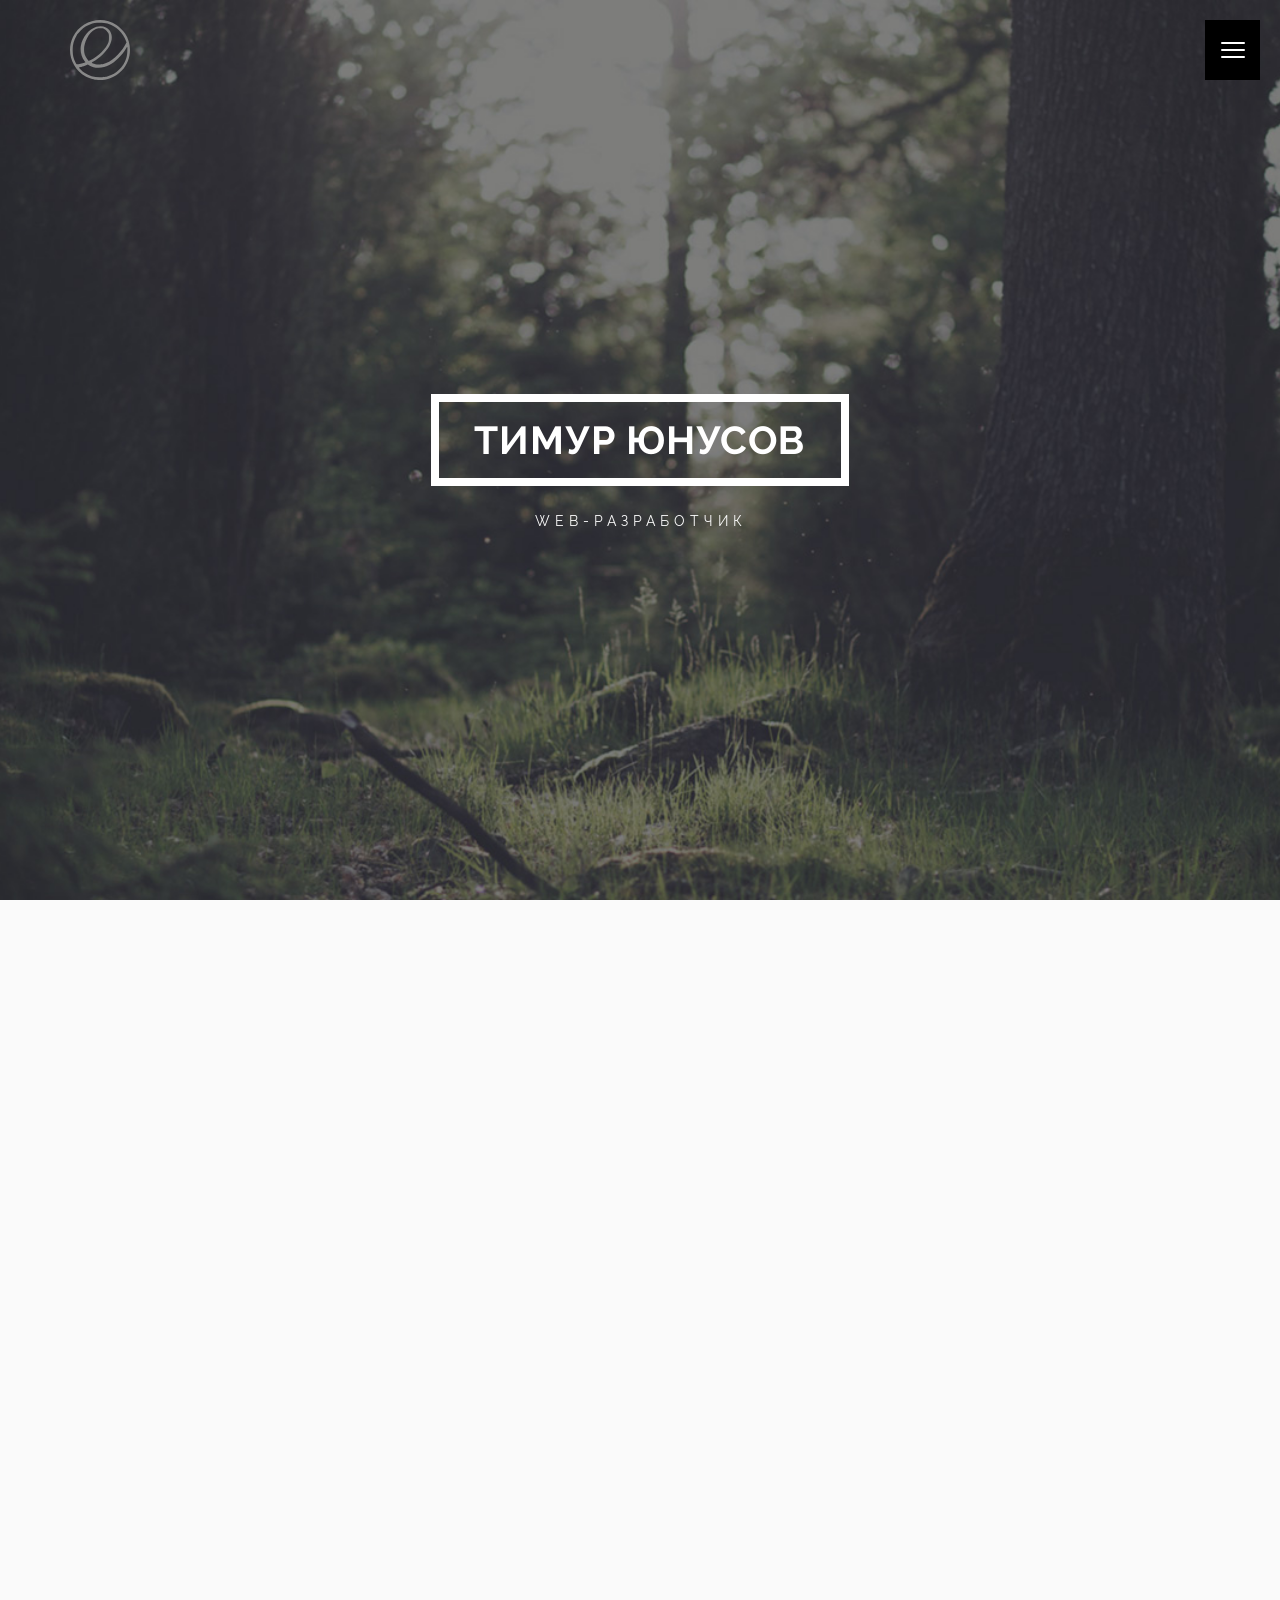
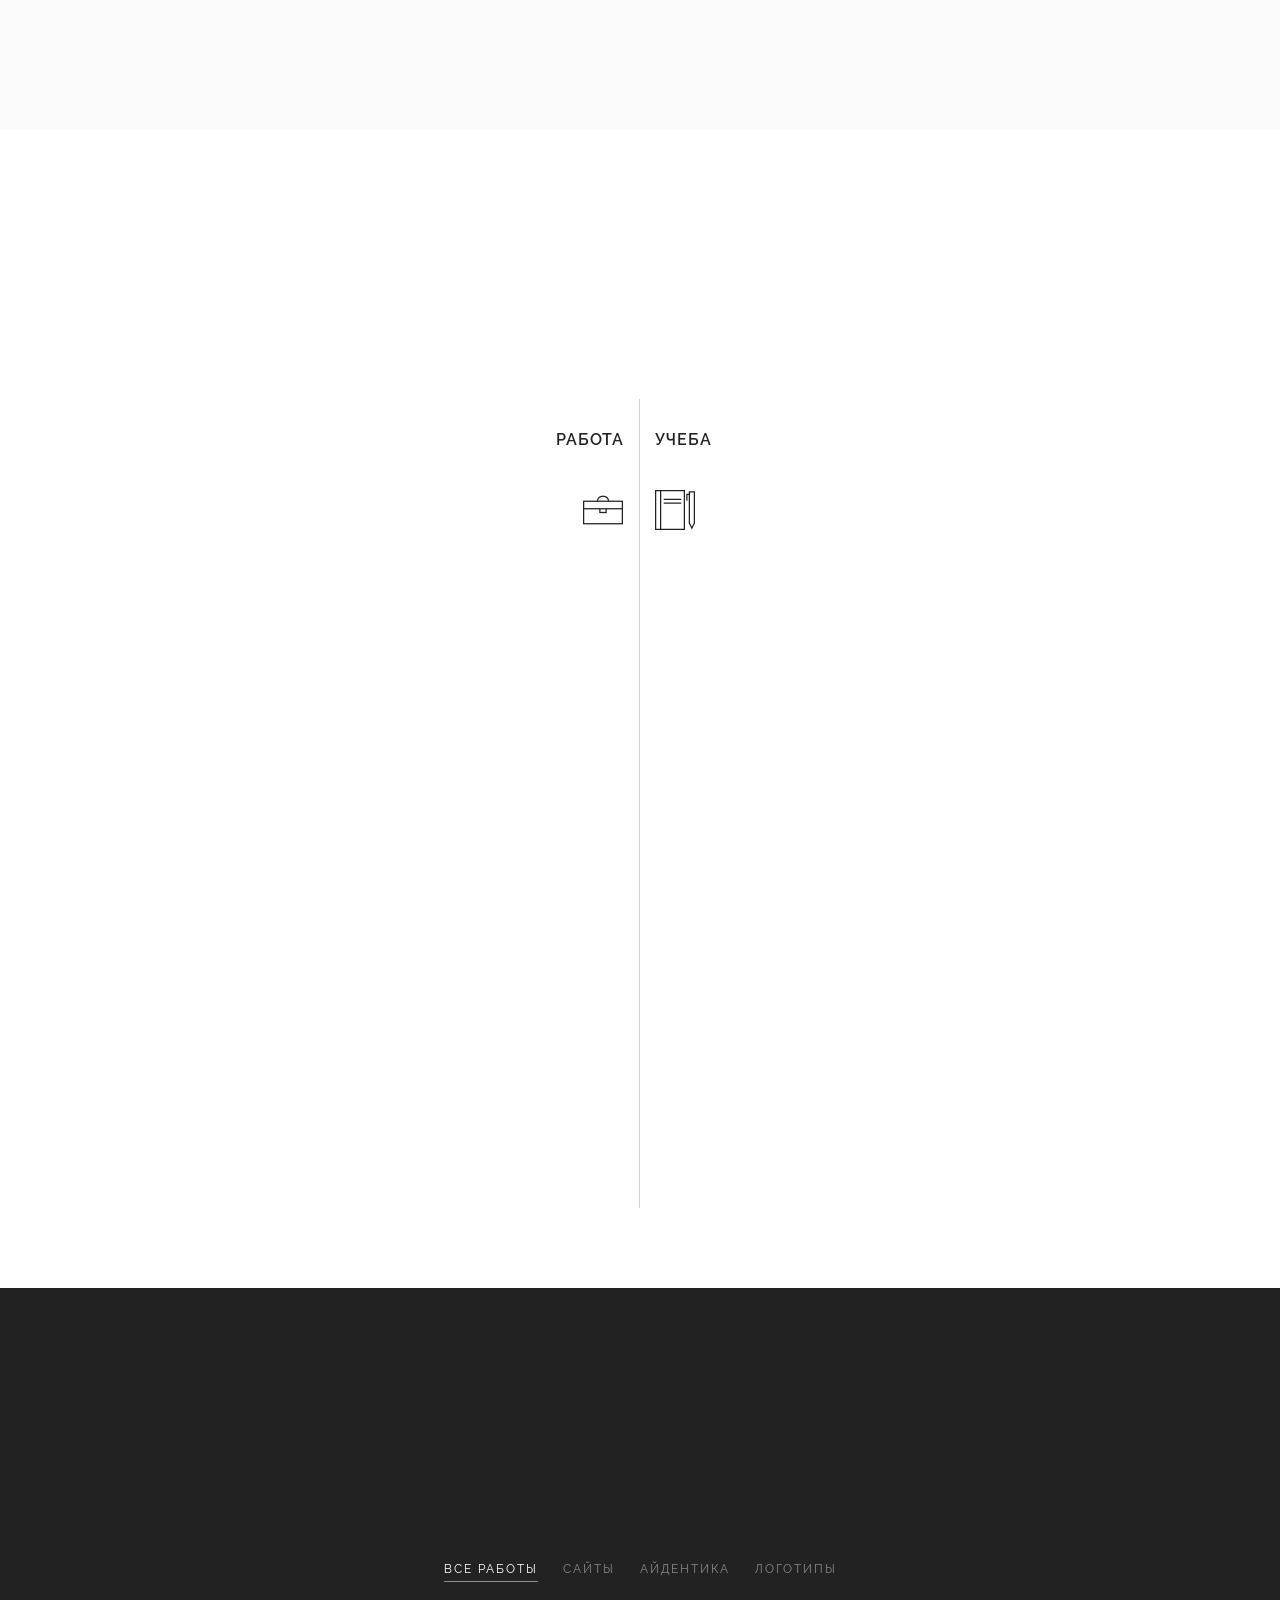
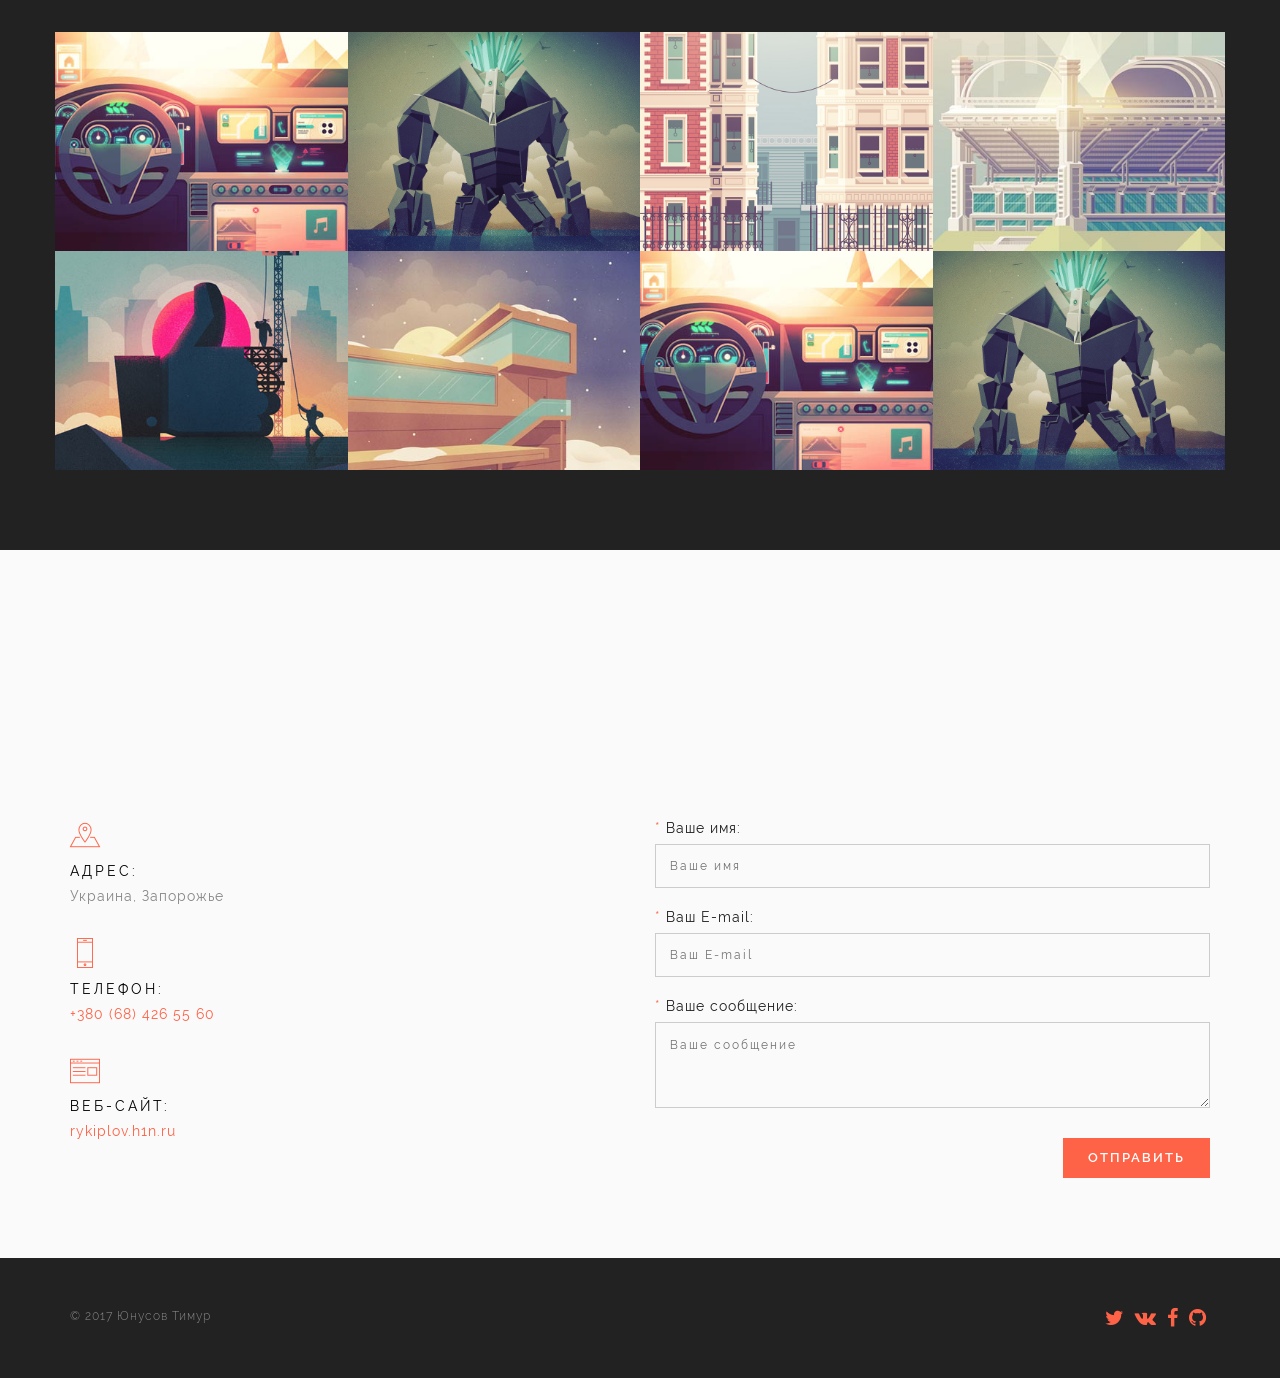
<file: index.html>
<!DOCTYPE html>
<html>

<head>
	<meta charset="utf-8" />
	<title>Tymur Yunusov - Web Developer</title>
	<meta http-equiv="X-UA-Compatible" content="IE=edge" />
	<meta name="viewport" content="width=device-width, initial-scale=1.0" />
	<link rel="stylesheet" href="libs/bootstrap/bootstrap-grid.min.css">
	<link rel="stylesheet" href="css/fonts.css" />
	<link rel="stylesheet" href="libs/animate/animate.min.css">
	<link rel="stylesheet" href="libs/font-awesome/css/font-awesome.min.css">
	<link rel="stylesheet" href="libs/linea/styles.css">
	<link rel="stylesheet" href="libs/magnific-popup/magnific-popup.css">
	<link rel="stylesheet" href="css/main.css" />
	<link rel="stylesheet" href="css/skins/tomato.css" />
	<link rel="stylesheet" href="css/media.css" />
	<link rel="shortcut icon" href="img/favicon.png" type="image/png">
</head>

<body>

	<div class="loader">
		<div class="loader_inner"></div>
	</div>
	<header class="main_head main_color_bg" data-parallax="scroll" data-image-src="img/bg.jpg" data-z-index="1">
		<div class="container">
			<div class="row">
				<div class="col-md-12">
					<div class="logo_container">
						<svg xmlns="http://www.w3.org/2000/svg" viewbox="0 0 197.21155 197.21638" version="1.1" id="svg2">
  <path
     id="path3338"
     d="m 85.639184,196.34986 c -8.98123,-1.10864 -26.37065,-6.72944 -34,-10.98986 C 5.3202742,159.49442 -12.920616,103.30115 9.6507445,56.009515 35.258674,2.3556684 103.14827,-16.573789 152.80625,16.093889 c 9.38469,6.173749 22.09904,18.888095 28.27279,28.272782 24.99997,38.002345 20.5737,88.354329 -10.7064,121.792849 -11.28666,12.06547 -24.35624,20.32658 -40.73346,25.74709 -15.42819,5.10639 -28.18874,6.39499 -43.999996,4.44325 z m 38.999996,-11.29283 c 15.41119,-5.00098 25.17271,-10.7626 36.3615,-21.46194 11.70973,-11.19749 18.92933,-22.87913 24.14107,-39.06134 2.17289,-6.7467 2.84123,-11.07839 3.2401,-21 0.69381,-17.257746 0.53639,-17.635282 -4.13864,-9.925231 -14.18515,23.394141 -35.33853,44.351601 -55.10403,54.593711 -13.43669,6.96263 -20.99782,8.83672 -35.499996,8.79897 -13.86683,-0.0361 -20.46689,-1.69669 -29.96055,-7.53821 l -4.95062,-3.04614 -9.55314,3.57807 c -5.25423,1.96794 -11.79922,4.09652 -14.54442,4.73019 -2.7452,0.63367 -4.99127,1.45101 -4.99127,1.81632 0,1.15794 13.31395,13.48867 18,16.67071 16.64977,11.30596 31.44785,15.43875 53.499996,14.94144 13.09158,-0.29524 16.08144,-0.68921 23.5,-3.09655 z m -15.06389,-40.11066 c 24.5486,-5.9367 53.58095,-31.17002 71.03294,-61.73794 l 5.10375,-8.939432 -1.67558,-5.117626 C 179.80634,56.231758 171.74636,43.74801 161.00068,33.472398 149.77427,22.737083 138.02714,15.903199 123.10324,11.425586 113.07832,8.4178144 91.918094,7.6951014 80.549574,9.9721954 c -9.02888,1.8084666 -20.57318,6.3638476 -29.72893,11.7310296 -7.32612,4.294636 -24.71735,21.68586 -29.01198,29.01198 -10.1557,17.324373 -13.6655198,31.384748 -12.9128295,51.728935 0.55535,15.01039 2.1565895,21.68909 8.4727695,35.3396 3.22555,6.97107 3.86775,7.75 6.38955,7.75 3.17959,0 17.452,-3.221 23.19236,-5.23405 l 3.81134,-1.33658 -3.16228,-3.96468 c -9.74195,-12.21388 -14.69959,-32.39019 -12.08115,-49.167051 4.49452,-28.797162 26.36933,-55.777779 51.44164,-63.448647 10.25576,-3.137749 22.140686,-2.373203 31.013976,1.9951 20.82199,10.250635 25.47632,36.131513 11.11579,61.810536 -9.52176,17.026522 -32.857026,39.632002 -52.200646,50.568142 -2.8875,1.63248 -5.25,3.31405 -5.25,3.73683 0,0.80005 5.95989,3.23154 12,4.89571 5.51806,1.52033 18.753026,1.29443 25.936106,-0.44268 z M 68.417704,131.63644 c 24.85553,-12.58662 49.568806,-37.101981 57.354776,-56.895433 1.80033,-4.576813 2.25706,-7.787016 2.30585,-16.207261 0.0532,-9.179719 -0.24448,-11.115491 -2.36739,-15.394909 -2.93145,-5.909281 -7.65775,-10.810081 -13.34832,-13.841145 -3.47734,-1.852196 -5.81707,-2.250871 -13.244467,-2.256775 -8.155809,-0.0065 -9.651259,0.303093 -15.592069,3.227744 -11.4838,5.653457 -20.43389,15.358172 -27.91171,30.265085 -10.8455,21.620318 -12.44987,42.106384 -4.58144,58.500004 2.86279,5.96452 9.76074,15.5 11.21269,15.5 0.24782,0 3.02526,-1.30379 6.17208,-2.89731 z"
     style="fill:#888" />
</svg>

					</div>
					<button class="toggle_mnu">
						<span id="menu">
							<a id="nav-open" class="nav-button">
							<span class="nav-button-part nav-button-part-1"></span>
							<span class="nav-button-part nav-button-part-2"></span>
							<span class="nav-button-part nav-button-part-3"></span>
							</a>
						</span>
					</button>
					<nav class="top_mnu">
						<ul>
							<li><a href="#about">Обо мне</a></li>
							<li><a href="#resume">Резюме</a></li>
							<li><a href="#portfolio">Портфолио</a></li>
							<li><a href="#contacts">Контакты</a></li>
						</ul>
					</nav>
				</div>

			</div>
		</div>
		<div class="top_wrapper">
			<div class="top_descr">
				<div class="top_centered">
					<div class="top_text">
						<h1>Тимур Юнусов</h1>
						<p>Web-разработчик</p>
					</div>
				</div>
			</div>
		</div>
	</header>

	<section id="about" class="s_about bg_light">
		<div class="section_header">
			<h2>Обо мне</h2>
			<div class="s_descr_wrap">
				<div class="s_descr">Познакомимся ближе</div>
			</div>
		</div>
		<div class="section_descr">
			<div class="container">
				<div class="row">
					<div class="col-md-4 col-md-push-4 animation_1">
						<h3>Фото</h3>
						<div class="person">
							<a href="img/photo.jpg" class="popup"><img src="img/photo.jpg" alt="photo"></a>
						</div>
					</div>

					<div class="col-md-4 col-md-pull-4 animation_2">
						<h3>Немного о себе</h3>
						<p>
							Lorem ipsum dolor sit amet, consectetur adipisicing elit. Unde nobis repudiandae eveniet porro distinctio sapiente modi ut numquam et magnam, aspernatur possimus tempora, ex voluptatem repellat doloribus odio eos quisquam soluta similique nesciunt. Consequatur, asperiores ipsum earum fugiat fuga molestiae esse. Adipisci et voluptatibus repellat est placeat in, similique, fugit!
						</p>
						<p>Lorem ipsum dolor sit amet, consectetur adipisicing elit. Eligendi aperiam molestias quaerat quisquam fugiat quibusdam ipsa, sed, iure tempore. Nam tenetur architecto laudantium consectetur eius omnis corrupti est numquam adipisci saepe perspiciatis quibusdam aperiam aspernatur necessitatibus, odit sed, recusandae commodi. Tenetur ducimus doloribus, inventore nam animi earum tempore voluptate blanditiis.</p>
					</div>

					<div class="col-md-4 animation_3 personal_last_block">
						<h3>Персональная информация</h3>
						<h2 class="personal_header">Тимур Юнусов</h2>
						<ul>
							<li>Профессиональное создание сайтов: разработка дизайна, HTML-верстка, посадка на CMS WordPress</li>
							<li>День рождения: 4 декабря 1993 года</li>
							<li>Номер телефона: <a href="tel:+380684265560">+380 (68) 426 55 60</a></li>
							<li>E-mail: <a href="mailto:rykiplov@gmail.com">rykiplov@gmail.com</a> </li>
							<li>Веб-сайт: <a href="#">rykiplov.h1n.ru</a></li>
						</ul>
						<div class="social_wrap">
							<ul>
							<li><a href="https://www.twitter.com" target="_blank"><i class="fa fa-twitter"></i></a></li>
							<li><a href="https://vk.com/id205147499" target="_blank"><i class="fa fa-vk"></i></a></li>
							<li><a href="https://www.facebook.com/ryki.plov" target="_blank"><i class="fa fa-facebook"></i></a></li>
							<li><a href="https://github.com/rykiplov" target="_blank"><i class="fa fa-github"></i></a></li>
						</ul>
						</div>
					</div>
				</div>
			</div>
		</div>


	</section>

	<section id="resume" class="s_resume">
		<div class="section_header">
			<h2>Резюме</h2>
			<div class="s_descr_wrap">
				<div class="s_descr">Мои знания и достижения</div>
			</div>
		</div>
		<div class="section_descr">
			<div class="container">
				<div class="row">
					<div class="resume_container">
						<div class="col-md-6 col-sm-6 left">
							<h3>Работа</h3>
							<div class="resume_icon"><i class="icon-basic-case"></i></div>
							<div class="resume_item">
								<div class="year">20016-2017</div>
								<div class="resume_description">
									IT Hades <strong>Web developer</strong>
									<p>Lorem ipsum dolor sit amet, consectetur adipisicing elit. Dolores ea nesciunt illo voluptatibus, iusto tempora laborum eligendi, totam ipsa magni eum at. Incidunt labore in veniam laudantium voluptas commodi quos dolores ipsum rerum, hic tenetur praesentium eligendi non! Corporis voluptatibus eveniet ipsum est minima amet magnam minus nam! Perferendis, maiores.</p>
								</div>
							</div>

							<div class="resume_item">
								<div class="year">2008-2012</div>
								<div class="resume_description">
									ООО "Пронькина забава" <strong>Программист</strong>
									<p>Lorem ipsum dolor sit amet, consectetur adipisicing elit. Dolores ea nesciunt illo voluptatibus, iusto tempora laborum eligendi, totam ipsa magni eum at. Incidunt labore in veniam laudantium voluptas commodi quos dolores ipsum rerum, hic tenetur praesentium eligendi non! Corporis voluptatibus eveniet ipsum est minima amet magnam minus nam! Perferendis, maiores.</p>
								</div>
							</div>

							<div class="resume_item">
								<div class="year">2008-2012</div>
								<div class="resume_description">
									ООО "Пронькина забава" <strong>Программист</strong>
									<p>Lorem ipsum dolor sit amet, consectetur adipisicing elit. Dolores ea nesciunt illo voluptatibus, iusto tempora laborum eligendi, totam ipsa magni eum at. Incidunt labore in veniam laudantium voluptas commodi quos dolores ipsum rerum, hic tenetur praesentium eligendi non! Corporis voluptatibus eveniet ipsum est minima amet magnam minus nam! Perferendis, maiores.</p>
								</div>
							</div>
						</div>
						<div class="col-md-6 col-sm-6 right">
							<h3>Учеба</h3>
							<div class="resume_icon"><i class="icon-basic-book-pen"></i></div>
							<div class="resume_item">
								<div class="year">2008-2012</div>
								<div class="resume_description">
									<strong>ЗЭК ЗНТУ</strong> Разработка программного обеспечения

									<p>Lorem ipsum dolor sit amet, consectetur adipisicing elit. Dolores ea nesciunt illo voluptatibus, iusto tempora laborum eligendi, totam ipsa magni eum at. Incidunt labore in veniam laudantium voluptas commodi quos dolores ipsum rerum, hic tenetur praesentium eligendi non! Corporis voluptatibus eveniet ipsum est minima amet magnam minus nam! Perferendis, maiores.</p>
								</div>
							</div>

							<div class="resume_item">
								<div class="year">2012-2016</div>
								<div class="resume_description">
									<strong>ЗНТУ</strong> Программная инженерия

									<p>Lorem ipsum dolor sit amet, consectetur adipisicing elit. Dolores ea nesciunt illo voluptatibus, iusto tempora laborum eligendi, totam ipsa magni eum at. Incidunt labore in veniam laudantium voluptas commodi quos dolores ipsum rerum, hic tenetur praesentium eligendi non! Corporis voluptatibus eveniet ipsum est minima amet magnam minus nam! Perferendis, maiores.</p>
								</div>
							</div>

							<div class="resume_item">
								<div class="year">2016-2017</div>
								<div class="resume_description">
									<strong>IT Step</strong> Разработка и продвижение веб-проектов
									<p>Lorem ipsum dolor sit amet, consectetur adipisicing elit. Dolores ea nesciunt illo voluptatibus, iusto tempora laborum eligendi, totam ipsa magni eum at. Incidunt labore in veniam laudantium voluptas commodi quos dolores ipsum rerum, hic tenetur praesentium eligendi non! Corporis voluptatibus eveniet ipsum est minima amet magnam minus nam! Perferendis, maiores.</p>
								</div>
							</div>
						</div>
					</div>




				</div>
			</div>
		</div>


	</section>

	<section id="portfolio" class="s_portfolio bg_dark">
		<div class="section_header">
			<h2>Портфолио</h2>
			<div class="s_descr_wrap">
				<div class="s_descr">Мои последние работы</div>
			</div>
		</div>
		<div class="section_descr">
			<div class="container">
				<div class="row">
					<div class="filter_div controls">
						<ul>
							<li class="filter active" data-filter="all">Все работы</li>
							<li class="filter" data-filter=".sites">Сайты</li>
							<li class="filter" data-filter=".identic">Айдентика</li>
							<li class="filter" data-filter=".logos">Логотипы</li>
						</ul>
					</div>
					<div id="portfolio_grid">
						<div class="mix col-md-3 col-sm-6 col-xs-6  portfolio_item sites">
							<img src="img/portfolio-images/1.jpg" alt="Alt">
							<div class="port_item_cont">
								<h3>Заголовок работы</h3>
								<p>Описание работы</p>
								<a class="popup_content">Посмотреть</a>
								<div class="hidden">
									<div class="port_descr">
										<div class="modal_box_content">
											<button title="Close (Esc)" type="button" class="mfp-close">×</button>
											<h3>Заголовок работы</h3>
											<p>Lorem ipsum dolor sit amet, consectetur adipisicing elit. Beatae temporibus obcaecati quo delectus porro numquam quisquam magni, magnam placeat error. Doloremque, qui eius debitis modi totam veniam labore, similique ratione velit commodi nesciunt natus. Voluptates ipsum consequuntur esse pariatur enim sunt perferendis, inventore animi! Debitis mollitia repellendus, perspiciatis eligendi ab.</p>
											<img src="img/portfolio-images/1.jpg" alt="">
										</div>
									</div>
								</div>

							</div>
						</div>
						<div class="mix col-md-3 col-sm-6 col-xs-6  portfolio_item sites">
							<img src="img/portfolio-images/2.jpg" alt="Alt">
							<div class="port_item_cont">
								<h3>Заголовок работы</h3>
								<p>Описание работы</p>
								<a class="popup_content">Посмотреть</a>
								<div class="hidden">
									<div class="port_descr">
										<div class="modal_box_content">
											<button title="Close (Esc)" type="button" class="mfp-close">×</button>
											<h3>Заголовок работы</h3>
											<p>Lorem ipsum dolor sit amet, consectetur adipisicing elit. Beatae temporibus obcaecati quo delectus porro numquam quisquam magni, magnam placeat error. Doloremque, qui eius debitis modi totam veniam labore, similique ratione velit commodi nesciunt natus. Voluptates ipsum consequuntur esse pariatur enim sunt perferendis, inventore animi! Debitis mollitia repellendus, perspiciatis eligendi ab.</p>
											<img src="img/portfolio-images/2.jpg" alt="">
										</div>
									</div>
								</div>
							</div>
						</div>
						<div class="mix col-md-3 col-sm-6 col-xs-6  portfolio_item sites">
							<img src="img/portfolio-images/3.jpg" alt="Alt">
							<div class="port_item_cont">
								<h3>Заголовок работы</h3>
								<p>Описание работы</p>
								<a class="popup_content">Посмотреть</a>
								<div class="hidden">
									<div class="port_descr">
										<div class="modal_box_content">
											<button title="Close (Esc)" type="button" class="mfp-close">×</button>
											<h3>Заголовок работы</h3>
											<p>Lorem ipsum dolor sit amet, consectetur adipisicing elit. Beatae temporibus obcaecati quo delectus porro numquam quisquam magni, magnam placeat error. Doloremque, qui eius debitis modi totam veniam labore, similique ratione velit commodi nesciunt natus. Voluptates ipsum consequuntur esse pariatur enim sunt perferendis, inventore animi! Debitis mollitia repellendus, perspiciatis eligendi ab.</p>
											<img src="img/portfolio-images/3.jpg" alt="">
										</div>
									</div>
								</div>
							</div>
						</div>
						<div class="mix col-md-3 col-sm-6 col-xs-6  portfolio_item logos">
							<img src="img/portfolio-images/4.jpg" alt="Alt">
							<div class="port_item_cont">
								<h3>Заголовок работы</h3>
								<p>Описание работы</p>
								<a class="popup_content">Посмотреть</a>
								<div class="hidden">
									<div class="port_descr">
										<div class="modal_box_content">
											<button title="Close (Esc)" type="button" class="mfp-close">×</button>
											<h3>Заголовок работы</h3>
											<p>Lorem ipsum dolor sit amet, consectetur adipisicing elit. Beatae temporibus obcaecati quo delectus porro numquam quisquam magni, magnam placeat error. Doloremque, qui eius debitis modi totam veniam labore, similique ratione velit commodi nesciunt natus. Voluptates ipsum consequuntur esse pariatur enim sunt perferendis, inventore animi! Debitis mollitia repellendus, perspiciatis eligendi ab.</p>
											<img src="img/portfolio-images/4.jpg" alt="">
										</div>
									</div>
								</div>
							</div>
						</div>
						<div class="mix col-md-3 col-sm-6 col-xs-6  portfolio_item logos">
							<img src="img/portfolio-images/5.jpg" alt="Alt">
							<div class="port_item_cont">
								<h3>Заголовок работы</h3>
								<p>Описание работы</p>
								<a class="popup_content">Посмотреть</a>
								<div class="hidden">
									<div class="port_descr">
										<div class="modal_box_content">
											<button title="Close (Esc)" type="button" class="mfp-close">×</button>
											<h3>Заголовок работы</h3>
											<p>Lorem ipsum dolor sit amet, consectetur adipisicing elit. Beatae temporibus obcaecati quo delectus porro numquam quisquam magni, magnam placeat error. Doloremque, qui eius debitis modi totam veniam labore, similique ratione velit commodi nesciunt natus. Voluptates ipsum consequuntur esse pariatur enim sunt perferendis, inventore animi! Debitis mollitia repellendus, perspiciatis eligendi ab.</p>
											<img src="img/portfolio-images/5.jpg" alt="">
										</div>
									</div>
								</div>
							</div>
						</div>
						<div class="mix col-md-3 col-sm-6 col-xs-6  portfolio_item logos">
							<img src="img/portfolio-images/6.jpg" alt="Alt">
							<div class="port_item_cont">
								<h3>Заголовок работы</h3>
								<p>Описание работы</p>
								<a class="popup_content">Посмотреть</a>
								<div class="hidden">
									<div class="port_descr">
										<div class="modal_box_content">
											<button title="Close (Esc)" type="button" class="mfp-close">×</button>
											<h3>Заголовок работы</h3>
											<p>Lorem ipsum dolor sit amet, consectetur adipisicing elit. Beatae temporibus obcaecati quo delectus porro numquam quisquam magni, magnam placeat error. Doloremque, qui eius debitis modi totam veniam labore, similique ratione velit commodi nesciunt natus. Voluptates ipsum consequuntur esse pariatur enim sunt perferendis, inventore animi! Debitis mollitia repellendus, perspiciatis eligendi ab.</p>
											<img src="img/portfolio-images/6.jpg" alt="">
										</div>
									</div>
								</div>
							</div>
						</div>
						<div class="mix col-md-3 col-sm-6 col-xs-6  portfolio_item identic">
							<img src="img/portfolio-images/1.jpg" alt="Alt">
							<div class="port_item_cont">
								<h3>Заголовок работы</h3>
								<p>Описание работы</p>
								<a class="popup_content">Посмотреть</a>
								<div class="hidden">
									<div class="port_descr">
										<div class="modal_box_content">
											<button title="Close (Esc)" type="button" class="mfp-close">×</button>
											<h3>Заголовок работы</h3>
											<p>Lorem ipsum dolor sit amet, consectetur adipisicing elit. Beatae temporibus obcaecati quo delectus porro numquam quisquam magni, magnam placeat error. Doloremque, qui eius debitis modi totam veniam labore, similique ratione velit commodi nesciunt natus. Voluptates ipsaum consequuntur esse pariatur enim sunt perferendis, inventore animi! Debitias mollitia repellendus, perspiciatis eligendi ab.</p>
											<img src="img/portfolio-images/1.jpg" alt="">
										</div>
									</div>
								</div>
							</div>
						</div>
						<div class="mix col-md-3 col-sm-6 col-xs-6  portfolio_item identic">
							<img src="img/portfolio-images/2.jpg" alt="Alt">
							<div class="port_item_cont">
								<h3>Заголовок работы</h3>
								<p>Описание работы</p>
								<a class="popup_content">Посмотреть</a>
								<div class="hidden">
									<div class="port_descr">
										<div class="modal_box_content">
											<button title="Close (Esc)" type="button" class="mfp-close">×</button>
											<h3>Заголовок работы</h3>
											<p>Lorem ipsum dolor sit amet, consectetur adipisicing elit. Beatae temporibus obcaecati quo delectus porro numquam quisquam magni, magnam placeat error. Doloremque, qui eius debitis modi totam veniam labore, similique ratione velit commodi nesciunt natus. Voluptates ipsum consequuntur esse pariatur enim sunt perferendis, inventore animi! Debitis mollitia repellendus, perspiciatis eligendi ab.</p>
											<img src="img/portfolio-images/2.jpg" alt="">
										</div>
									</div>
								</div>
							</div>
						</div>

					</div>
				</div>
			</div>
		</div>


	</section>

	<section id="contacts" class="s_contacts bg_light">
		<div class="section_header">
			<h2>Контакты</h2>
			<div class="s_descr_wrap">
				<div class="s_descr">Оставьте ваше сообщение</div>
			</div>
		</div>
		<div class="section_descr">
			<div class="container">
				<div class="row">
					<div class="col-md-6 col-sm-6">
						<div class="contact_box">
							<div class="contacts_icon icon-basic-geolocalize-05"></div>
							<h3>Адрес: </h3>
							<p>Украина, Запорожье</p>
						</div>

						<div class="contact_box">
							<div class="contacts_icon icon-basic-smartphone"></div>
							<h3>Телефон: </h3>
							<p><a href="tel:+380684265560">+380 (68) 426 55 60</a></p>
						</div>

						<div class="contact_box">
							<div class="contacts_icon icon-basic-webpage-img-txt"></div>
							<h3>Веб-сайт: </h3>
							<p><a href="#">rykiplov.h1n.ru</a></p>
						</div>
					</div>
					<div class="col-md-6 col-sm-6">
						<form action="https://formspree.io/rykiplov@gmail.com"
      method="POST" class="main_form" novalidate target="_blank">
							<label class="form-group">
						<span class="color_element">*</span> Ваше имя:
					
							<input type="text" name="name" placeholder="Ваше имя" data-validation-required-message="Вы не ввели имя" required>
							<span class="help-block text-danger"></span>
							</label>
							
							<label class="form-group">
						<span class="color_element">*</span> Ваш E-mail:
					
							<input type="email" name="email" placeholder="Ваш E-mail" data-validation-required-message= "Не введен E-mail"  required>
							<span class="help-block text-danger"></span>
							</label>
							
							<label class="form-group">
						<span class="color_element">*</span> Ваше сообщение: 
								<textarea name="message" placeholder="Ваше сообщение" data-validation-required-message= "Вы не ввели сообщение"  required></textarea>
							<span class="help-block text-danger"></span>
							</label>
					<button>Отправить</button>
						</form>
					</div>
				</div>
			</div>
		</div>


	</section>
	<footer class="main_footer bg_dark">
		<div class="container">
			<div class="row">
				<div class="col-md-12">
					<p>&copy; 2017 Юнусов Тимур</p>
					<div class="social_wrap">
						<ul>
							<li><a href="https://www.twitter.com" target="_blank"><i class="fa fa-twitter"></i></a></li>
							<li><a href="https://vk.com/id205147499" target="_blank"><i class="fa fa-vk"></i></a></li>
							<li><a href="https://www.facebook.com/ryki.plov" target="_blank"><i class="fa fa-facebook"></i></a></li>
							<li><a href="https://github.com/rykiplov" target="_blank"><i class="fa fa-github"></i></a></li>
						</ul>
					</div>
				</div>
			</div>
		</div>
	</footer>


	<div class="hidden"></div>
	<!--[if lt IE 9]>
	<script src="libs/html5shiv/es5-shim.min.js"></script>
	<script src="libs/html5shiv/html5shiv.min.js"></script>
	<script src="libs/html5shiv/html5shiv-printshiv.min.js"></script>
	<script src="libs/respond/respond.min.js"></script>
	<![endif]-->
	<script src="libs/jquery/jquery-2.1.3.min.js"></script>
	<script src="libs/parallax/parallax.min.js"></script>
	<script src="libs/magnific-popup/jquery.magnific-popup.min.js"></script>
	<script src="libs/mixitup/mixitup.min.js"></script>
	<script src="libs/scroll2id/PageScroll2id.min.js"></script>
	<script src="libs/waypoints/waypoints.min.js"></script>
	<script src="libs/animate/animate-css.js"></script>
	<script src="libs/jqBootstrapValidation/jqBootstrapValidation.js"></script>
	<script src="js/common.js"></script>

	<!-- Yandex.Metrika counter -->
	<!-- /Yandex.Metrika counter -->
	<!-- Google Analytics counter -->
	<!-- /Google Analytics counter -->
</body>

</html>
</file>
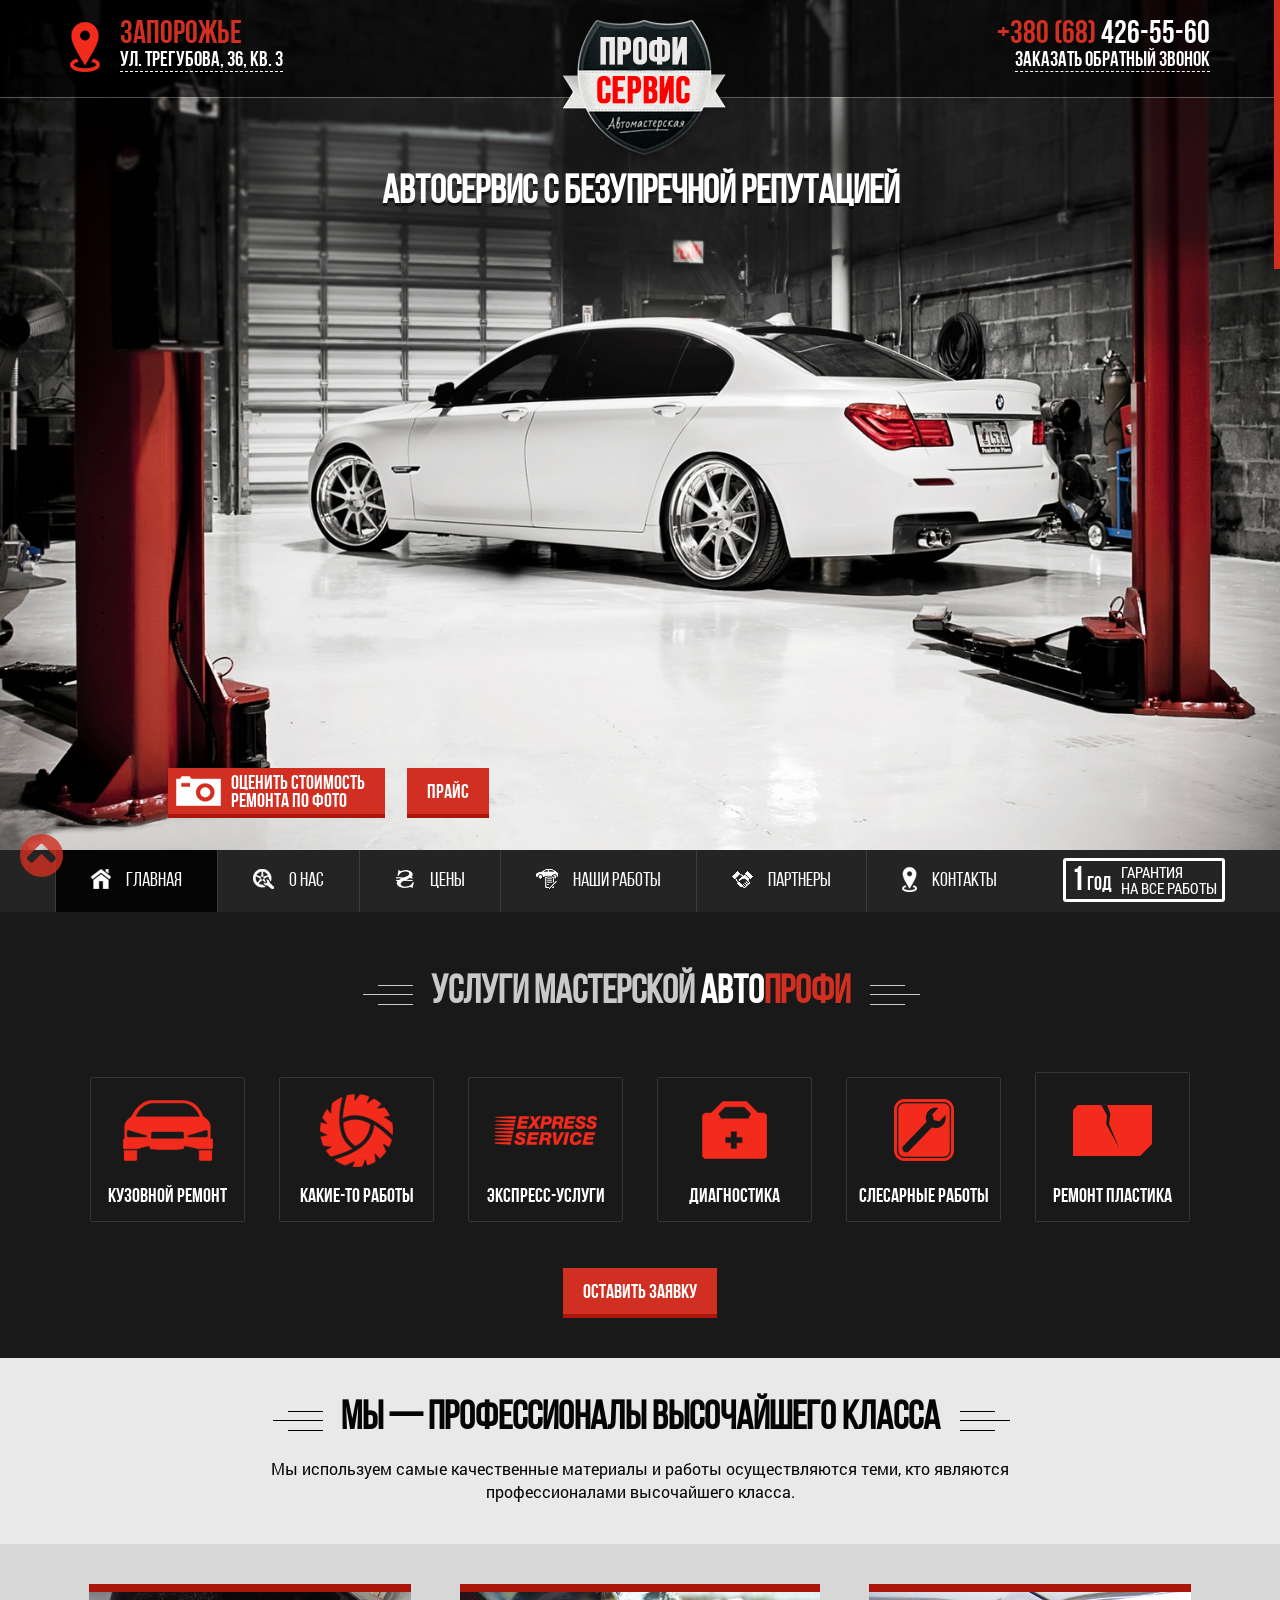
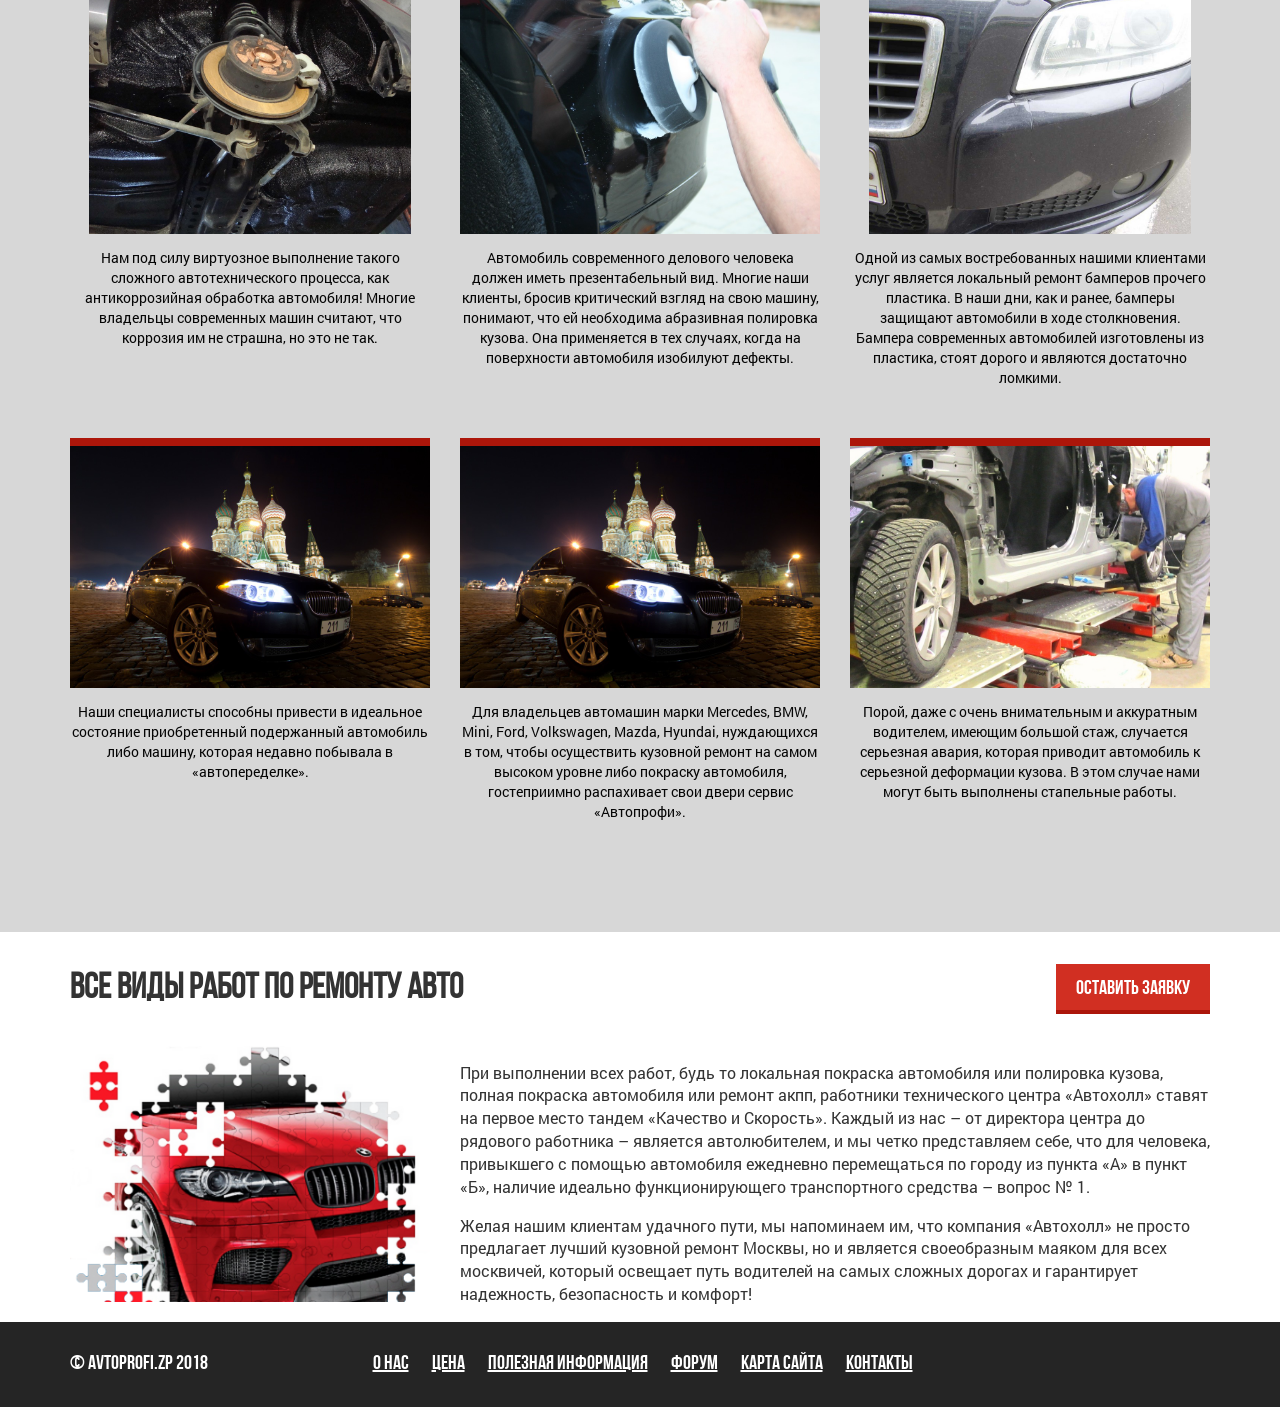
<file: avtoprofi/index.html>
<!DOCTYPE html>
<!--[if lt IE 7]><html lang="ru" class="lt-ie9 lt-ie8 lt-ie7"><![endif]-->
<!--[if IE 7]><html lang="ru" class="lt-ie9 lt-ie8"><![endif]-->
<!--[if IE 8]><html lang="ru" class="lt-ie9"><![endif]-->
<!--[if gt IE 8]><!-->
<html lang="ru">
<!--<![endif]-->
<head>
	<meta charset="utf-8" />

	<title>Авто-профи</title>
	<meta content="" name="description" />
	<meta content="" property="og:image" />
	<meta content="" property="og:description" />
	<meta content="" property="og:site_name" />
	<meta content="website" property="og:type" />

	<meta content="telephone=no" name="format-detection" />
	<meta http-equiv="x-rim-auto-match" content="none">

	<meta http-equiv="X-UA-Compatible" content="IE=edge" />
	<meta name="viewport" content="width=device-width, initial-scale=1.0" />

	<link rel="shortcut icon" href="img/favicon.png" />

	<link rel="stylesheet" href="libs/bootstrap/bootstrap-grid-3.3.1.min.css" />
	<link rel="stylesheet" href="libs/font-awesome-4.2.0/css/font-awesome.min.css" />
	<link rel="stylesheet" href="libs/fancybox/jquery.fancybox.css" />
	<link rel="stylesheet" href="libs/owl-carousel/owl.carousel.css" />
	<link rel="stylesheet" href="libs/countdown/jquery.countdown.css" />
	<link rel="stylesheet" href="css/fonts.css" />
	<link rel="stylesheet" href="css/main.css" />
	<link rel="stylesheet" href="css/media.css" />
	<link href="https://maxcdn.bootstrapcdn.com/font-awesome/4.7.0/css/font-awesome.min.css" rel="stylesheet" integrity="sha384-wvfXpqpZZVQGK6TAh5PVlGOfQNHSoD2xbE+QkPxCAFlNEevoEH3Sl0sibVcOQVnN" crossorigin="anonymous">
</head>
<body>
<div class="preloader_wrap"><img id="preloader" src="img/preloader.gif" alt="" />
</div>
<div class="preloader_hide">
<div id="top"><i class="fa fa-chevron-circle-up" aria-hidden="true"></i></div>
	<header>
		<div class="top_line">
			<div class="container">
				<div class="row">
					<div class="col-md-4 col-xs-6">
						<div class="top_address">
							<strong>Запорожье</strong>
							<a class="fancybox" href="#map">ул. Трегубова, 36, кв. 3</a>
						</div>
					</div>
					<div class="col-md-4 col-xs-12">
						<div class="logo_wrap">
							<a href="#" class="logo"><img src="img/logo2.png" alt="Автосервис в Запорожье Авто-Профи"></a>
						</div>
					</div>
					<div class="col-md-4 ">
						<div class="top_address ta_right">
							<strong>+380 (68) <span>426-55-60</span></strong>
							<a class="fancybox" href="#callback">Заказать обратный звонок</a>
						</div>
					</div>
				</div>
			</div>
		</div>
		<div class="container">
			<div class="row">
				<div class="col-md-12">
					<h1>Автосервис с безупречной репутацией</h1>
				</div>
			</div>
		</div>
		<div class="buttons_top">
			<div class="container">
				<div class="row">
					<div class="col-md-1"></div>
					<div class="col-md-11">
						<a href="#" class="button st_button">Оценить стоимость <br>ремонта по фото</a>
						<a href="#" class="button">Прайс</a>
					</div>
				</div>
			</div>
		</div>
	</header>
	<nav class="top_mnu">
		<div class="container">
			<div class="row">
				<ul>
					<li class="active"><a href="#"> <img src="img/header_icons/main.png" alt="Главная страница">Главная</a></li>
					<li><a href="#"><img src="img/header_icons/about.png" alt="Страница о нас">О нас</a></li>
					<li><a href="#"><img src="img/header_icons/price.png" alt="Странциа с ценами">Цены</a></li>
					<li><a href="#"><img src="img/header_icons/our_works.png" alt="Наши работы">Наши работы</a></li>
					<li><a href="#"><img src="img/header_icons/partners.png" alt="Наши партнеры">Партнеры</a></li>
					<li><a href="#"><img src="img/header_icons/contacts.png" alt="Контакты">Контакты</a></li>
				</ul>
				<div class="warranty">
					<div class="w_left"><span>1</span> год</div>
					<div class="w_right">Гарантия <br> на все работы</div>
				</div>
			</div>
		</div>
	</nav>

	<section class="main_cats s_black">
		<div class="container">
			<div class="row">
				<div class="col-md-12">
					<h2>Услуги мастерской <strong>Авто</strong><span>Профи</span></h2>
				</div>
			</div>
			<div class="col-md-12">
				<ul class="mc_wrap">
					<li class="mc_item_wrap">
						<div class="mc_item">
							<a href="#">
								<span></span>
								<h4>Кузовной ремонт</h4>
							</a>
						</div>
						<ul>
							<li><a href="#">Test</a></li>
							<li><a href="#">Test</a></li>
						</ul>
					</li>
					<li class="mc_item_wrap">
						<div class="mc_item">
							<a href="">
								<span></span>
								<h4>Какие-то работы</h4>
							</a>
						</div>
					</li>
					<li class="mc_item_wrap">
						<div class="mc_item">
							<a href="">
								<span></span>
								<h4>Экспресс-услуги</h4>
							</a>
						</div>
					</li>
					<li class="mc_item_wrap">
						<div class="mc_item">
							<a href="">
								<span></span>
								<h4>Диагностика</h4>
							</a>
						</div>
					</li>
					<li class="mc_item_wrap">
						<div class="mc_item">
							<a href="">
								<span></span>
								<h4>Слесарные работы</h4>
							</a>
						</div>
					</li>
					<li class="mc_item_wrap">
						<div class="mc_item">
							<a href="">
								<span></span>
								<h4>Ремонт пластика</h4>
							</a>
						</div>
					</li>
				</ul>
			</div>
			<div class="row">
				<div class="container">
					<div class="col-md-12">
						<div class="mc_button_wrap">
							<a href="#callback" class="button fancybox">Оставить заявку</a>
						</div>
					</div>
				</div>
			</div>
		</div>
	</section>

	<article class="content">
		<div class="container">
			<div class="row">
				<div class="col-md-12">
					<h2 class="art_header">Мы — профессионалы высочайшего класса</h2>
					<p class="h_descr">
						Мы используем самые качественные материалы и работы осуществляются теми, кто являются профессионалами высочайшего класса.
					</p>
				</div>
			</div>
		</div>

		<section class="home_items">
			<div class="container">
				<div class="row">
					<div class="col-md-4 col-xs-12 col-sm-6">
						<div class="hi_item">
							<img src="img/ex1.jpg" alt="Alt">
							<p>Нам под силу виртуозное выполнение такого сложного автотехнического процесса, как антикоррозийная обработка автомобиля! Многие владельцы современных машин считают, что коррозия им не страшна, но это не так.</p>
						</div>
					</div>
					<div class="col-md-4 col-xs-12 col-sm-6">
						<div class="hi_item">
							<img src="img/ex2.jpg" alt="Alt">
							<p>Автомобиль современного делового человека должен иметь презентабельный вид. Многие наши клиенты, бросив критический взгляд на свою машину, понимают, что ей необходима абразивная полировка кузова. Она применяется в тех случаях, когда на поверхности автомобиля изобилуют дефекты.</p>
						</div>
					</div>
					<div class="col-md-4 col-xs-12 col-sm-6">
						<div class="hi_item">
							<img src="img/ex3.jpg" alt="Alt">
							<p>Одной из самых востребованных нашими клиентами услуг является локальный ремонт бамперов прочего пластика. В наши дни, как и ранее, бамперы защищают автомобили в ходе столкновения. Бампера современных автомобилей изготовлены из пластика, стоят дорого и являются достаточно ломкими.</p>
						</div>
					</div>
					<div class="col-md-4 col-xs-12 col-sm-6">
						<div class="hi_item">
							<img src="img/ex5.jpg" alt="Alt">
							<p>Наши специалисты способны привести в идеальное состояние приобретенный подержанный автомобиль либо машину, которая недавно побывала в «автопеределке».</p>
						</div>
					</div>
					<div class="col-md-4 col-xs-12 col-sm-6">
						<div class="hi_item">
							<img src="img/ex5.jpg" alt="Alt">
							<p>Для владельцев автомашин марки Mercedes, BMW, Mini, Ford, Volkswagen, Mazda, Hyundai, нуждающихся в том, чтобы осуществить кузовной ремонт на самом высоком уровне либо покраску автомобиля, гостеприимно распахивает свои двери сервис «Автопрофи».</p>
						</div>
					</div>
					<div class="col-md-4 col-xs-12 col-sm-6">
						<div class="hi_item">
							<img src="img/ex6.jpg" alt="Alt">
							<p>Порой, даже с очень внимательным и аккуратным водителем, имеющим большой стаж, случается серьезная авария, которая приводит автомобиль к серьезной деформации кузова. В этом случае нами могут быть выполнены стапельные работы.</p>
						</div>
					</div>
				</div>
			</div>
		</section>
	</article>

	<section class="s_bottom">
		<div class="container">
			<div class="row">
				<div class="col-md-9 col-xs-6">
					<h2>Все виды работ по ремонту авто</h2>
				</div>
				<div class="col-md-3 col-xs-6">
					<a href="#callback" class="button sb_but fancybox">Оставить заявку</a>
				</div>
			</div>
			<div class="row">
				<div class="sb_content clearfix">
					<div class="col-md-4 col-xs-12">
						<img src="img/sb_img.png" alt="">
					</div>
					<div class="col-md-8 col-xs-12">
						<p>
						При выполнении всех работ, будь то локальная покраска автомобиля или полировка кузова, полная покраска автомобиля или ремонт акпп,  работники технического центра «Автохолл» ставят на первое место тандем «Качество и Скорость». Каждый из нас – от директора центра до рядового работника – является автолюбителем, и мы четко представляем себе, что для человека, привыкшего с помощью автомобиля ежедневно перемещаться по городу из пункта «А» в пункт «Б», наличие идеально функционирующего транспортного средства – вопрос № 1.
					</p>
					<p>
						Желая нашим клиентам удачного пути, мы напоминаем им, что компания «Автохолл» не просто предлагает лучший кузовной ремонт Москвы, но и является своеобразным маяком для всех москвичей, который освещает путь водителей на самых сложных дорогах и гарантирует надежность, безопасность и комфорт!
					</p>
					</div>
				</div>
			</div>
		</div>
	</section>
	<footer>
		<div class="container">
			<div class="row">
				<div class="col-md-3 col-xs-12 col-sm-3">&copy; Avtoprofi.zp 2018</div>
				<div class="col-md-7 col-xs-12 col-sm-9">
					<div class="bot_mnu">
						<ul>
							<li><a href="#">О нас</a></li>
							<li><a href="#">Цена</a></li>
							<li><a href="#">Полезная информация</a></li>
							<li><a href="#">Форум</a></li>
							<li><a href="#">Карта сайта</a></li>
							<li><a href="#">Контакты</a></li>
						</ul>
					</div>
				</div>
			</div>
		</div>
	</footer>


<div id="map"><iframe src="https://www.google.com/maps/embed?pb=!1m18!1m12!1m3!1d2676.7079264209638!2d35.03549031584683!3d47.864619578111025!2m3!1f0!2f0!3f0!3m2!1i1024!2i768!4f13.1!3m3!1m2!1s0x40dc63fbd15ce49f%3A0xa17ef198c267f252!2z0YPQuy4g0KLRgNC10LPRg9Cx0L7QstCwLCAzNiwg0JfQsNC_0L7RgNC-0LbRjNC1LCDQl9Cw0L_QvtGA0L7QttGB0LrQsNGPINC-0LHQu9Cw0YHRgtGMLCA2OTAwMA!5e0!3m2!1sru!2sua!4v1516373845451" width="600" height="450" frameborder="0" style="border:0" allowfullscreen></iframe></div>

<div id="callback">
	<div class="wrap-contact2">
		<form class="contact2-form validate-form">
					<span class="contact2-form-title">
						Оставить заявку
					</span>

			<div class="wrap-input2 validate-input" data-validate="Введите имя">
				<input class="input2" type="text" name="name">
				<span class="focus-input2" data-placeholder="ИМЯ"></span>
			</div>

			<div class="wrap-input2 validate-input" data-validate = "Введите правильный email адрес">
				<input class="input2" type="text" name="email">
				<span class="focus-input2" data-placeholder="EMAIL"></span>
			</div>

			<div class="wrap-input2 validate-input" data-validate = "Введите сообщение">
				<textarea class="input2" name="message"></textarea>
				<span class="focus-input2" data-placeholder="СООБЩЕНИЕ"></span>
			</div>

			<div class="container-contact2-form-btn">
				<div class="wrap-contact2-form-btn">
					<div class="contact2-form-bgbtn"></div>
					<button class="contact2-form-btn">
						ОТПРАВИТЬ
					</button>
				</div>
			</div>
		</form>
	</div>
</div>


	<div class="hidden"></div>
	<!-- Mandatory for Responsive Bootstrap Toolkit to operate -->
	<div class="device-xs visible-xs"></div>
	<div class="device-sm visible-sm"></div>
	<div class="device-md visible-md"></div>
	<div class="device-lg visible-lg"></div>
	<!-- end mandatory -->
	<!--[if lt IE 9]>
	<script src="libs/html5shiv/es5-shim.min.js"></script>
	<script src="libs/html5shiv/html5shiv.min.js"></script>
	<script src="libs/html5shiv/html5shiv-printshiv.min.js"></script>
	<script src="libs/respond/respond.min.js"></script>
	<![endif]-->
	<script src="libs/jquery/jquery-1.11.1.min.js"></script>
	<script src="libs/jquery-mousewheel/jquery.mousewheel.min.js"></script>
	<script src="libs/fancybox/jquery.fancybox.pack.js"></script>
	<script src="libs/waypoints/waypoints-1.6.2.min.js"></script>
	<script src="libs/scrollto/jquery.scrollTo.min.js"></script>
	<script src="libs/owl-carousel/owl.carousel.min.js"></script>
	<script src="libs/countdown/jquery.plugin.js"></script>
	<script src="libs/countdown/jquery.countdown.min.js"></script>
	<script src="libs/countdown/jquery.countdown-ru.js"></script>
	<script src="libs/landing-nav/navigation.js"></script>
	<script src="libs/bootstrap-toolkit/bootstrap-toolkit.min.js"></script>
	<script src="libs/maskedinput/jquery.maskedinput.min.js"></script>
	<script src="libs/equalheight/jquery.equalheight.js"></script>
	<script src="libs/stellar/jquery.stellar.min.js"></script>
	<script src="libs/jquery-nicescroll/jquery.nicescroll.min.js"></script>
	<script src="js/common.js"></script>
	<!-- Yandex.Metrika counter --><!-- /Yandex.Metrika counter -->
	<!-- Google Analytics counter --><!-- /Google Analytics counter -->
</body>
</html>
</file>
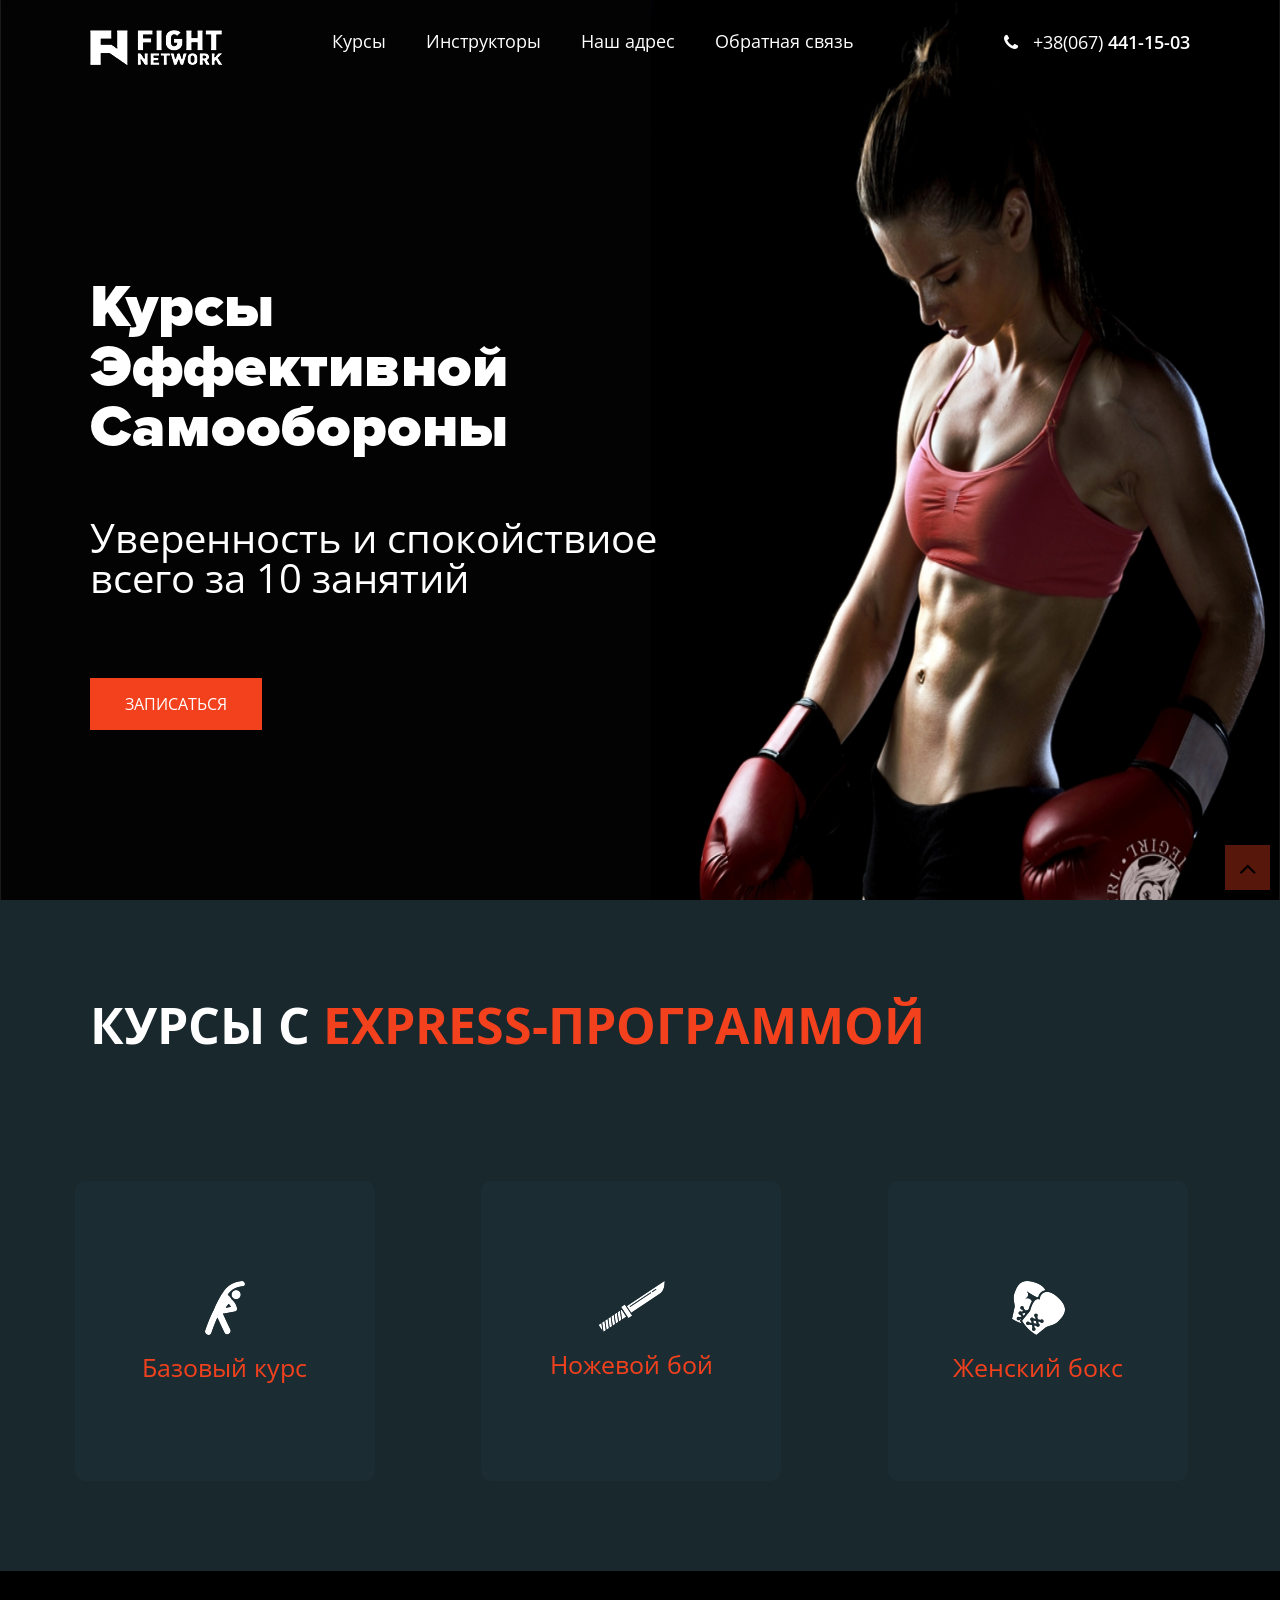
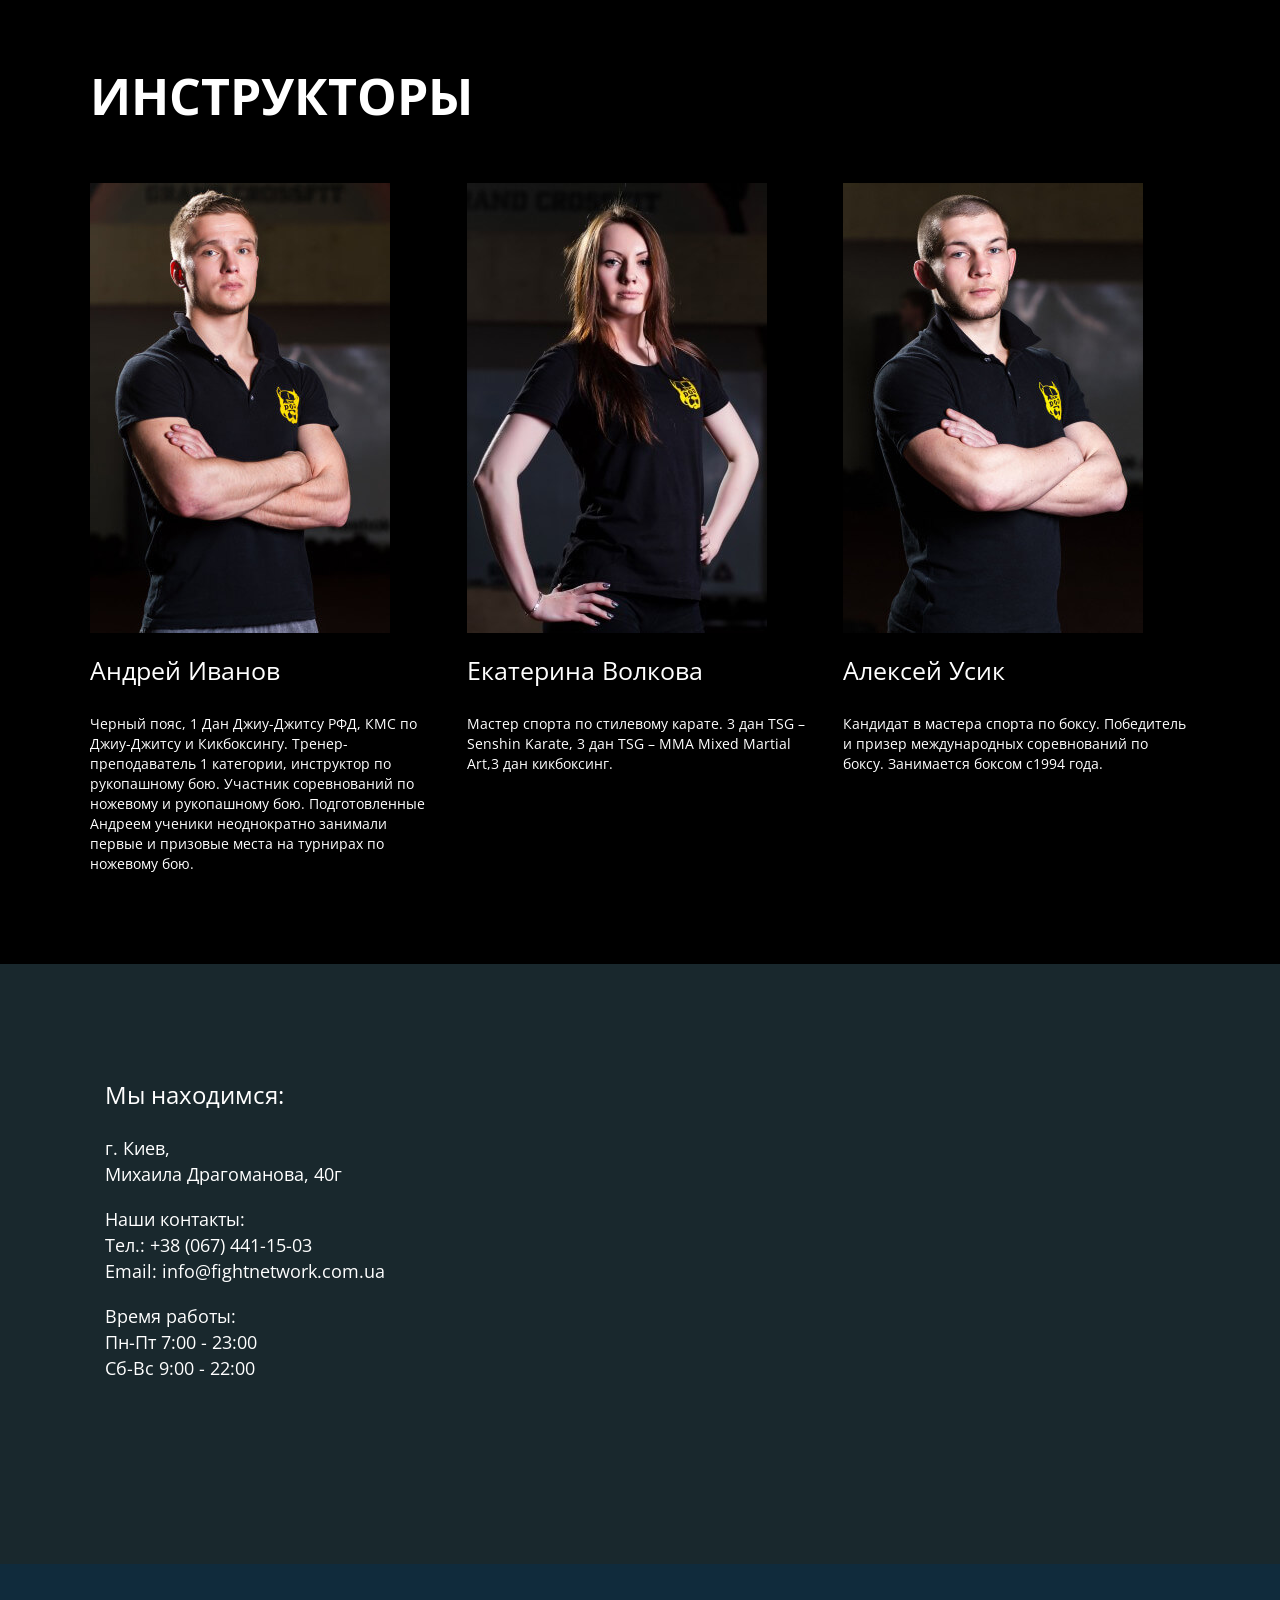
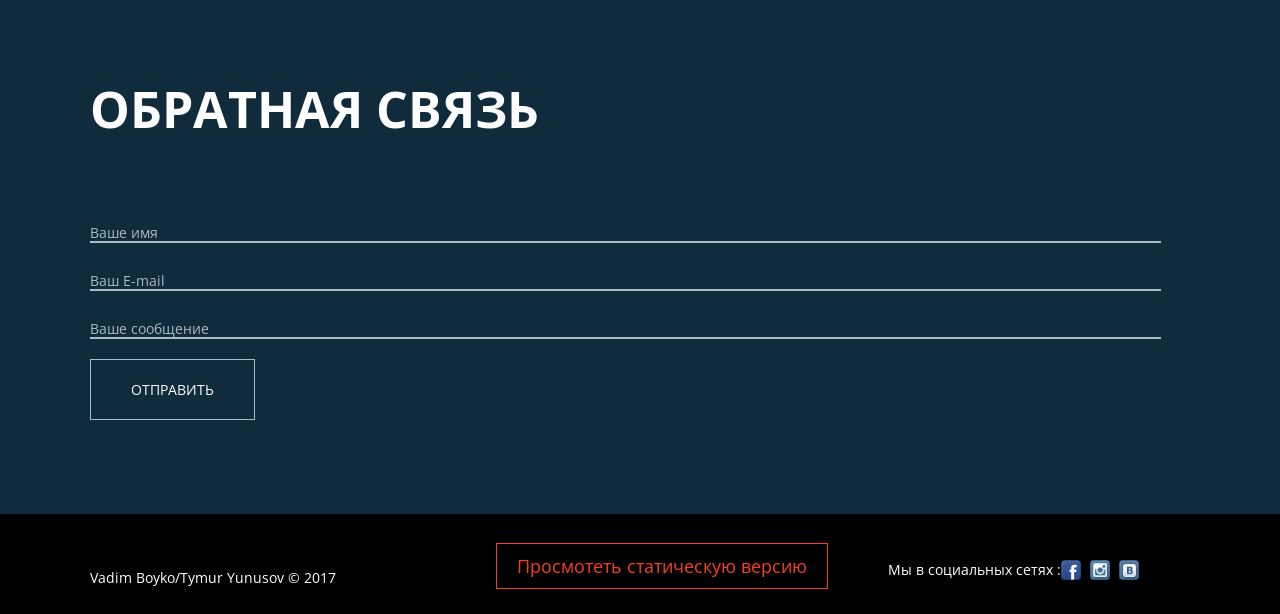
<file: fightnetwork/index.html>
<!DOCTYPE html>
<html lang="en">
<head>
	<meta charset="UTF-8">
	<meta name="viewport" content="width=device-width">
	<title>Fight Network</title>
	<link rel="stylesheet" href="css/style.css">
	<link rel="shortcut icon" href="img/favicon.png" type="image/png">
	<link rel="stylesheet" href="css/bootstrap.min.css">
	<link rel="stylesheet" href="css/bootstrap-theme.min.css">
	<link rel="stylesheet" href="css/font-awesome.min.css">
	<link rel="stylesheet" href="css/animate.css">
	<link href="https://fonts.googleapis.com/css?family=Open+Sans" rel="stylesheet">
	<link rel="stylesheet" href="css/normalize.css">
	<link rel="stylesheet" href="css/pushy.css">
	<script src="js/jquery-3.2.1.min.js"></script>
	<script src="js/jquery.gotop.js"></script>
	<script src="js/wow.min.js"></script>
	<script src="js/jquery.flip.min.js"></script>
	<script src="js/loadingoverlay.min.js">
	</script>
</head>
<body>

	<header>
	<div id="gotop"></div>
	<div class="row wow slideInDown">
	
		<div class="col-md-2 col-xs-12 logo_wrap col-sm-2">
		<img src="img/logo.png" alt="logo" class="logo">
		</div>
		<div class="col-md-7 col-sm-6" style="text-align: center;" id="menu">
		<ul>
			<li><a href="#sect1" class="menu">Курсы</a></li>
			<li><a href="#sect2" class="menu">Инструкторы</a></li>
			<li><a href="#sect3" class="menu">Наш адрес</a></li>
			<li><a href="#sect4" class="menu">Обратная связь</a></li>
		</ul>
	
	</div>
	
		<div class="col-md-3 col-xs-12 phone_wrap col-sm-4"><p class="phone_header"><a href="tel:+380674411503"><i class="fa fa-phone" aria-hidden="true" style="margin-right: 15px;"></i>+38(067) <span style="font-weight: 600; ">441-15-03</span></a></p></div>
	</div>
		<button class="menu-btn">&#9776; Меню</button>

	
	<div class="row">
	<div class="col-md-12">
	<p class="header_text wow bounceInLeft" >Курсы <br> Эффективной <br> Самообороны</p>
	<p class="header_text2 wow bounceInLeft" >Уверенность и спокойствиое <br> всего за 10 занятий</p>
	<button class="header_button wow bounceInLeft">ЗАПИСАТЬСЯ</button>
	</div>
	</div>
	</header>
	
	
	<!-- Pushy Menu -->
<nav class="pushy pushy-left">
    <div class="pushy-content">
        <ul>
            <!-- Submenu -->
            <li class="pushy-link"><a href="#sect1">Курсы</a></li>
            <li class="pushy-link"><a href="#sect2">Инструкторы</a></li>
            <li class="pushy-link"><a href="#sect3">Наш адрес</a></li>
            <li class="pushy-link"><a href="#sect4">Обратная связь</a></li>
        </ul>
    </div>
</nav>

	

	<section class="courses" id="sect1">
	<div class="row">
	<div class="col-md-12">
	<p class="courses_top_text wow bounceInUp" style="text-align: left;">КУРСЫ С <span style="color: #F3411D"> EXPRESS-ПРОГРАММОЙ</span></p>
	</div>

	<div class="col-md-12" style="text-align: center; margin-top: 70px;padding:0!important">

<div class="col-md-4 col-sm-12 wow flipbox bounceInLeft" >
      <div class="demo">

  <div class="front box1">
      <img src="img/bazoviy.png" alt="">
              <p class="bazoviy">Базовый курс</p>
  </div>
  <div class="back box2">
          <p>Отработка базовых ударов руками и ногами, постановка жесткого нокаутирующего удара.
				Умение противостоять крупному сопернику. Начальные навыки и наработки боя против группового нападения</p>

  </div>
</div>
</div>

<div class="col-md-4 col-sm-12 wow flipbox bounceInUp">
      <div class="demo">

  <div class="front box1">
      <img src="img/knife.png" alt="knife">
              <p class="bazoviy">Ножевой бой</p>
  </div>
  <div class="back box2">
       <p>Изучаются основы владения оружием, развивается координация и чувство дистанции.
				 Данный курс позволяет осознать,что такое нож в руках противника, и как ему противостоять без вреда для себя. </p>

  </div>
</div>
</div>

<div class="col-md-4 col-sm-12 wow flipbox bounceInRight">
      <div class="demo">

  <div class="front box1">
      <img src="img/boxing.png" alt="boxing">
              <p class="bazoviy">Женский бокс</p>
  </div>
  <div class="back box2">
      <p>Для девушек у нас есть отдельные групповые занятия поклассическому боксу. Методики тренировок с девушками требуют специального подхода и атмосферы. 
			  </p>

  </div>
</div>
</div>
	 </div>

	</div>
	</section>

	<section class="instructors" id="sect2">
	<div class="row">
	<div class="col-md-12">
	<p class="instructors_header_text wow bounceInUp">ИНСТРУКТОРЫ</p>
	</div>
	</div>
	<div class="row" style="text-align: left;">
	<div class="col-md-4 col-xs-12 col-sm-12 instr1" style="text-align: left;">
	<img src="img/instructor1.jpg" alt="" class="wow bounceInLeft">
	<p class="instructors_name wow slideInLeft">Андрей Иванов</p>
	<p class="instructors_desc wow slideInLeft">Черный пояс, 1 Дан Джиу-Джитсу РФД, КМС по Джиу-Джитсу и Кикбоксингу.
	Тренер-преподаватель 1 категории, инструктор по рукопашному бою.
	Участник соревнований по ножевому и рукопашному бою. Подготовленные Андреем ученики неоднократно занимали первые и призовые места на турнирах по ножевому бою.</p>
	</div>
	<div class="col-md-4 col-xs-12 .col-sm-12" style="text-align: left;">
	<img src="img/instructor2.jpg" alt="" class="wow bounceInUp">
	<p class="instructors_name wow bounceInUp">Екатерина Волкова</p>
	<p class="instructors_desc wow bounceInUp">Mастер спорта по стилевому карате. 
	3 дан TSG –Senshin Karate, 3 дан TSG – MMA Mixed Martial Art,3 дан кикбоксинг. </p>
	</div>
	<div class="col-md-4 col-xs-12 .col-sm-12" style="text-align: left;">
	<img src="img/instructor3.jpg" alt="" class="wow bounceInRight">
	<p class="instructors_name wow slideInRight" >Алексей Усик</p>
	<p class="instructors_desc wow slideInRight">Кандидат в мастера спорта по боксу. 
	Победитель и призер международных соревнований по боксу. Занимается боксом с1994 года.</p>
	</div>
	</div>
	</section>
	<section class="find_us" id="sect3">
	<div class="col-md-4 col-xs-12 col-sm-4 wow bounceInLeft">
	<p class="find_us_text ">Мы находимся: </p>
	<p class="find_us_textmore">
	г. Киев, <br>
	Михаила Драгоманова, 40г
	</p>
	<p class="find_us_textmore">
	Наши контакты: <br>
	Тел.: <a href="tel:+380674411503">+38 (067) 441-15-03 </a><br>
	Email: <a href="mailto:info@fightnetwork.com.ua">info@fightnetwork.com.ua</a>
	</p>
	<p class="find_us_textmore">
	Время работы: <br>
	Пн-Пт 7:00 - 23:00 <br>
	Сб-Вс 9:00 - 22:00
	</p>
	</div>
	<div class="col-md-8 col-sm-8 wow bounceInRight">
	<iframe src="https://www.google.com/maps/embed?pb=!1m18!1m12!1m3!1d2138.3308477626133!2d30.63519443476708!3d50.40536096062236!2m3!1f0!2f0!3f0!3m2!1i1024!2i768!4f13.1!3m3!1m2!1s0x40d4c5ab09cea99d%3A0x32cc5c33647df9ae!2z0LLRg9C70LjRhtGPINCc0LjRhdCw0LnQu9CwINCU0YDQsNCz0L7QvNCw0L3QvtCy0LAsIDQwLCDQmtC40ZfQsg!5e0!3m2!1sru!2sua!4v1498653735996" width="800" height="400" frameborder="0" style="border:0; float:right" allowfullscreen></iframe>
	</div>
	</section>
	<section class="contacts" id="sect4">
	<div class="row">
	<div class="col-md-12">
	<p class="contacts_header_text wow bounceInUp">ОБРАТНАЯ СВЯЗЬ</p>
	</div>
	</div>
	<div class="row">
	<div class="col-md-12" style="text-align: left; box-sizing: border-box;">
	<input type="text" placeholder="Ваше имя" size="30" class="wow slideInLeft" data-wow-delay="0.5s">
	<input type="text" placeholder="Ваш E-mail" class="wow slideInLeft" data-wow-delay="1s">
	<input type="text" placeholder="Ваше сообщение" class="wow slideInLeft" data-wow-delay="1.5s"> <br>
	<button class="contacts_button wow slideInLeft" data-wow-delay="1.5s">ОТПРАВИТЬ</button>
	</div>
	</div>
	</section>
	<section class="footer">
	<div class="row" style="padding-top: 40px">
	<div class="col-md-4 col-xs-12 col-sm-12 wow bounceInLeft">
	<p class="footer_copyright">Vadim Boyko/Tymur Yunusov &copy; 2017 </p>
	</div>
	<div class="col-md-4 col-xs-12 col-sm-12 wow bounceInUp">
	<a href="pages/index_original.html" class="page_link">Просмотеть статическую версию</a>
	</div>
	
	<table cellspacing="10">
	<tr>
	
	<div class="col-md-4 col-xs-12  col-sm-12 wow bounceInRight footer_socials" style="padding-left: 3%;  ">
	<td>Мы в социальных сетях : </td>
	<td><a href="https://www.facebook.com" class="social1"></a>
	<a href="https://www.instagram.com" class="social2"></a>
	<a href="https://www.vk.com" class="social3"></a>
	</td>
	</div>
	</tr>
	</table>
	</div>
	</section>


	<script src="js/main.js"></script>
	<script src="js/pushy.js"></script>
</body>
</html>
</file>
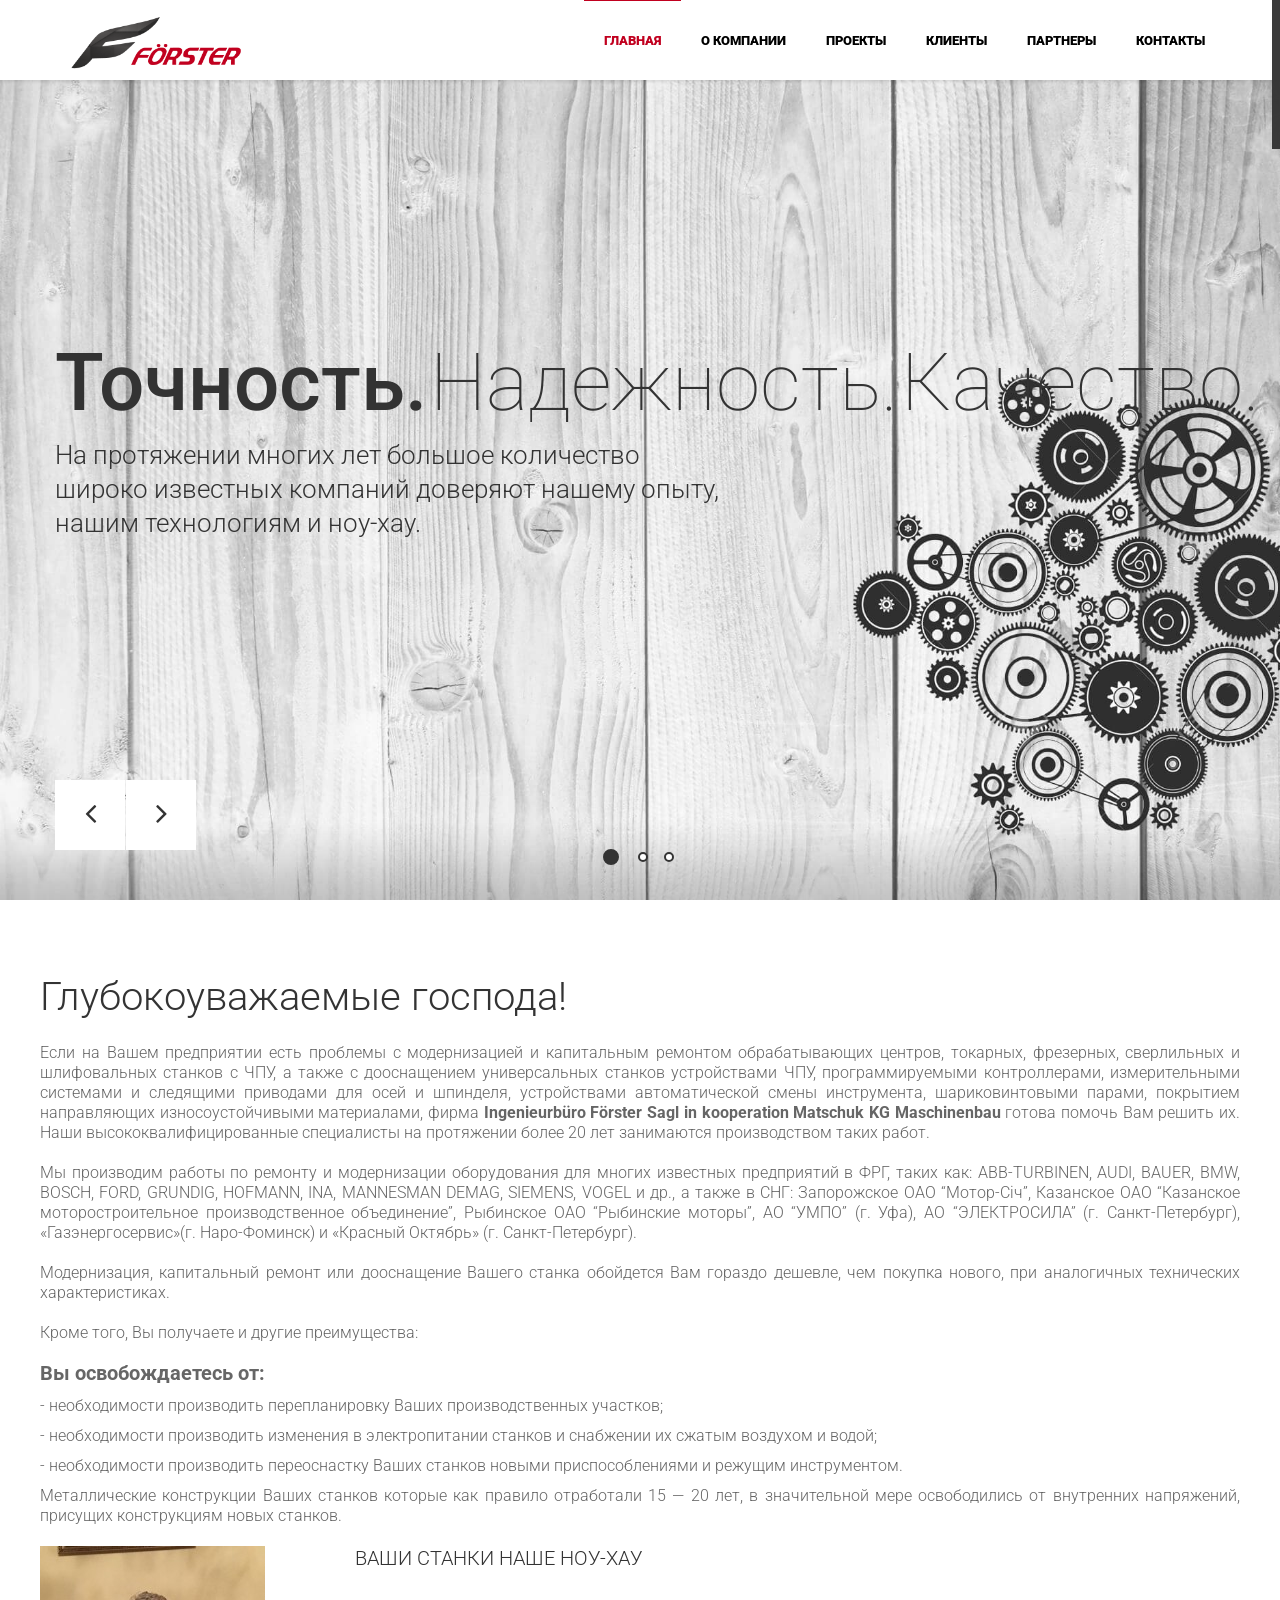
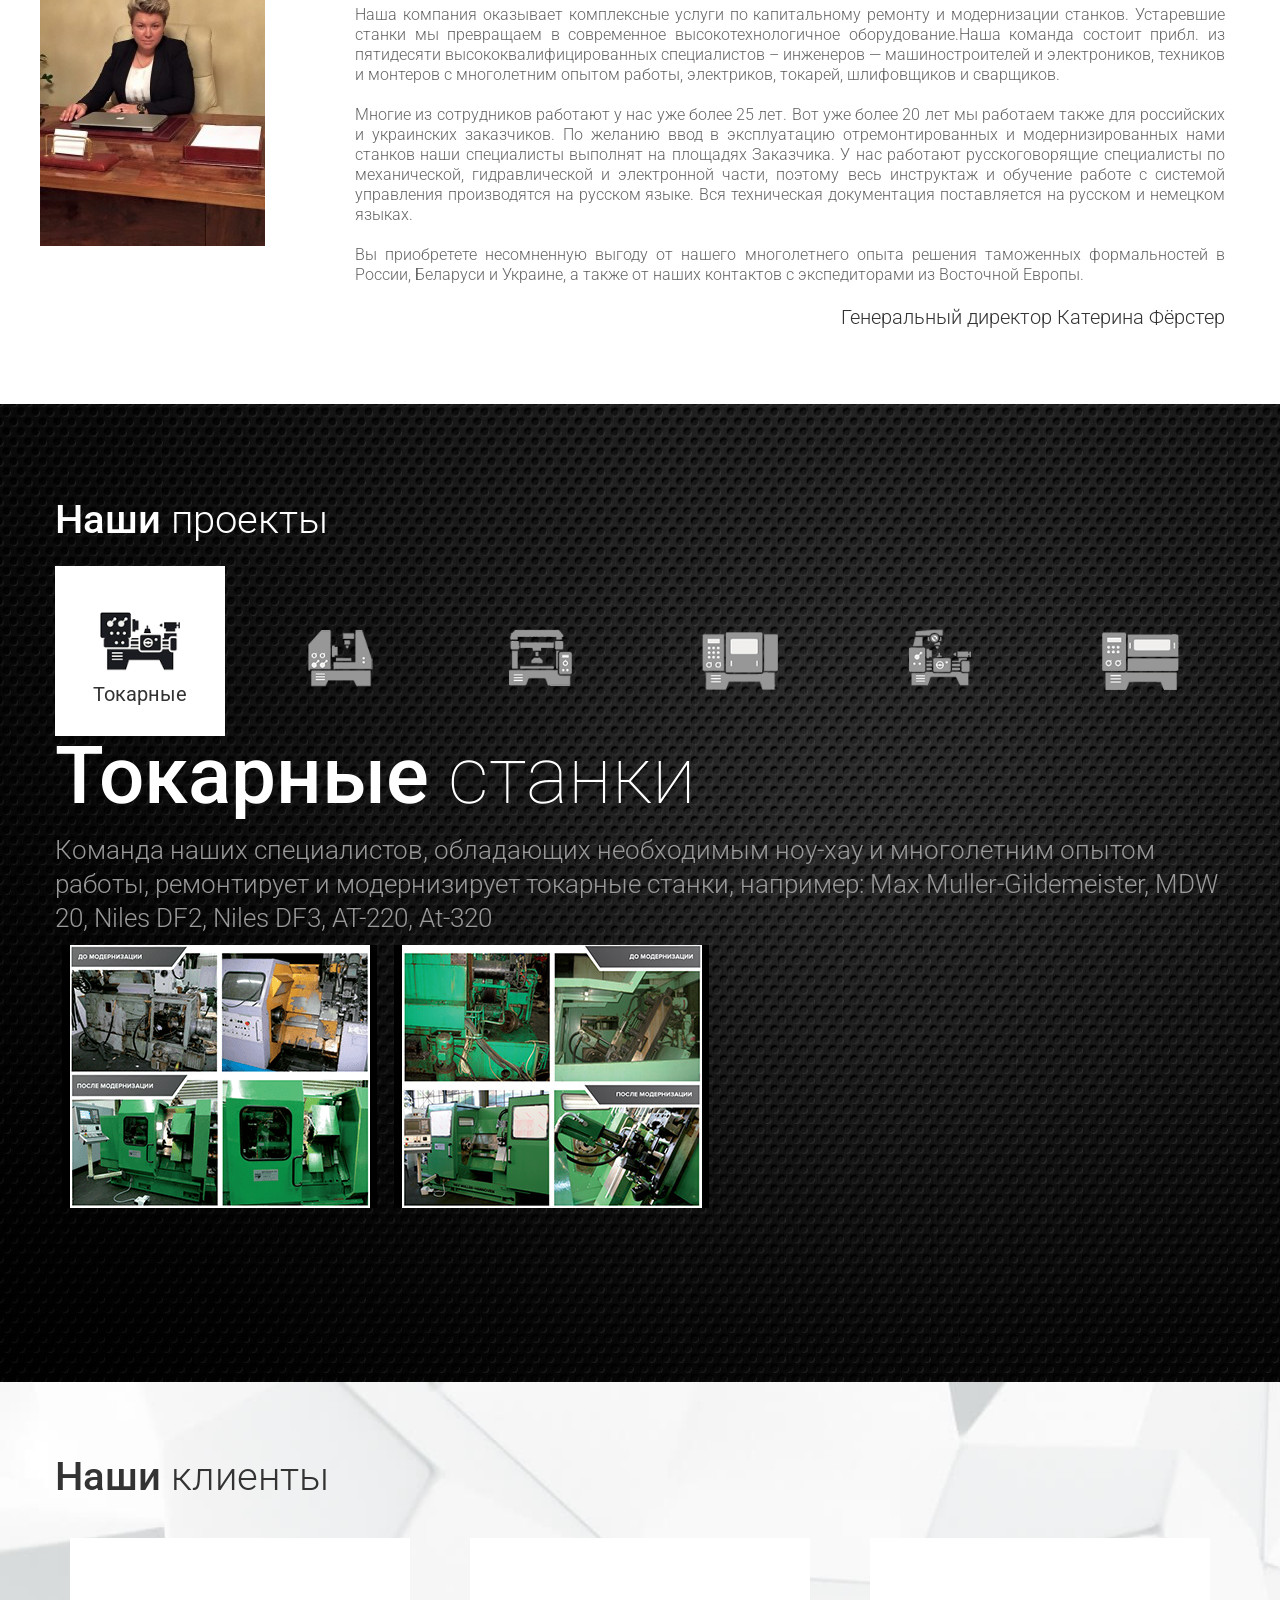
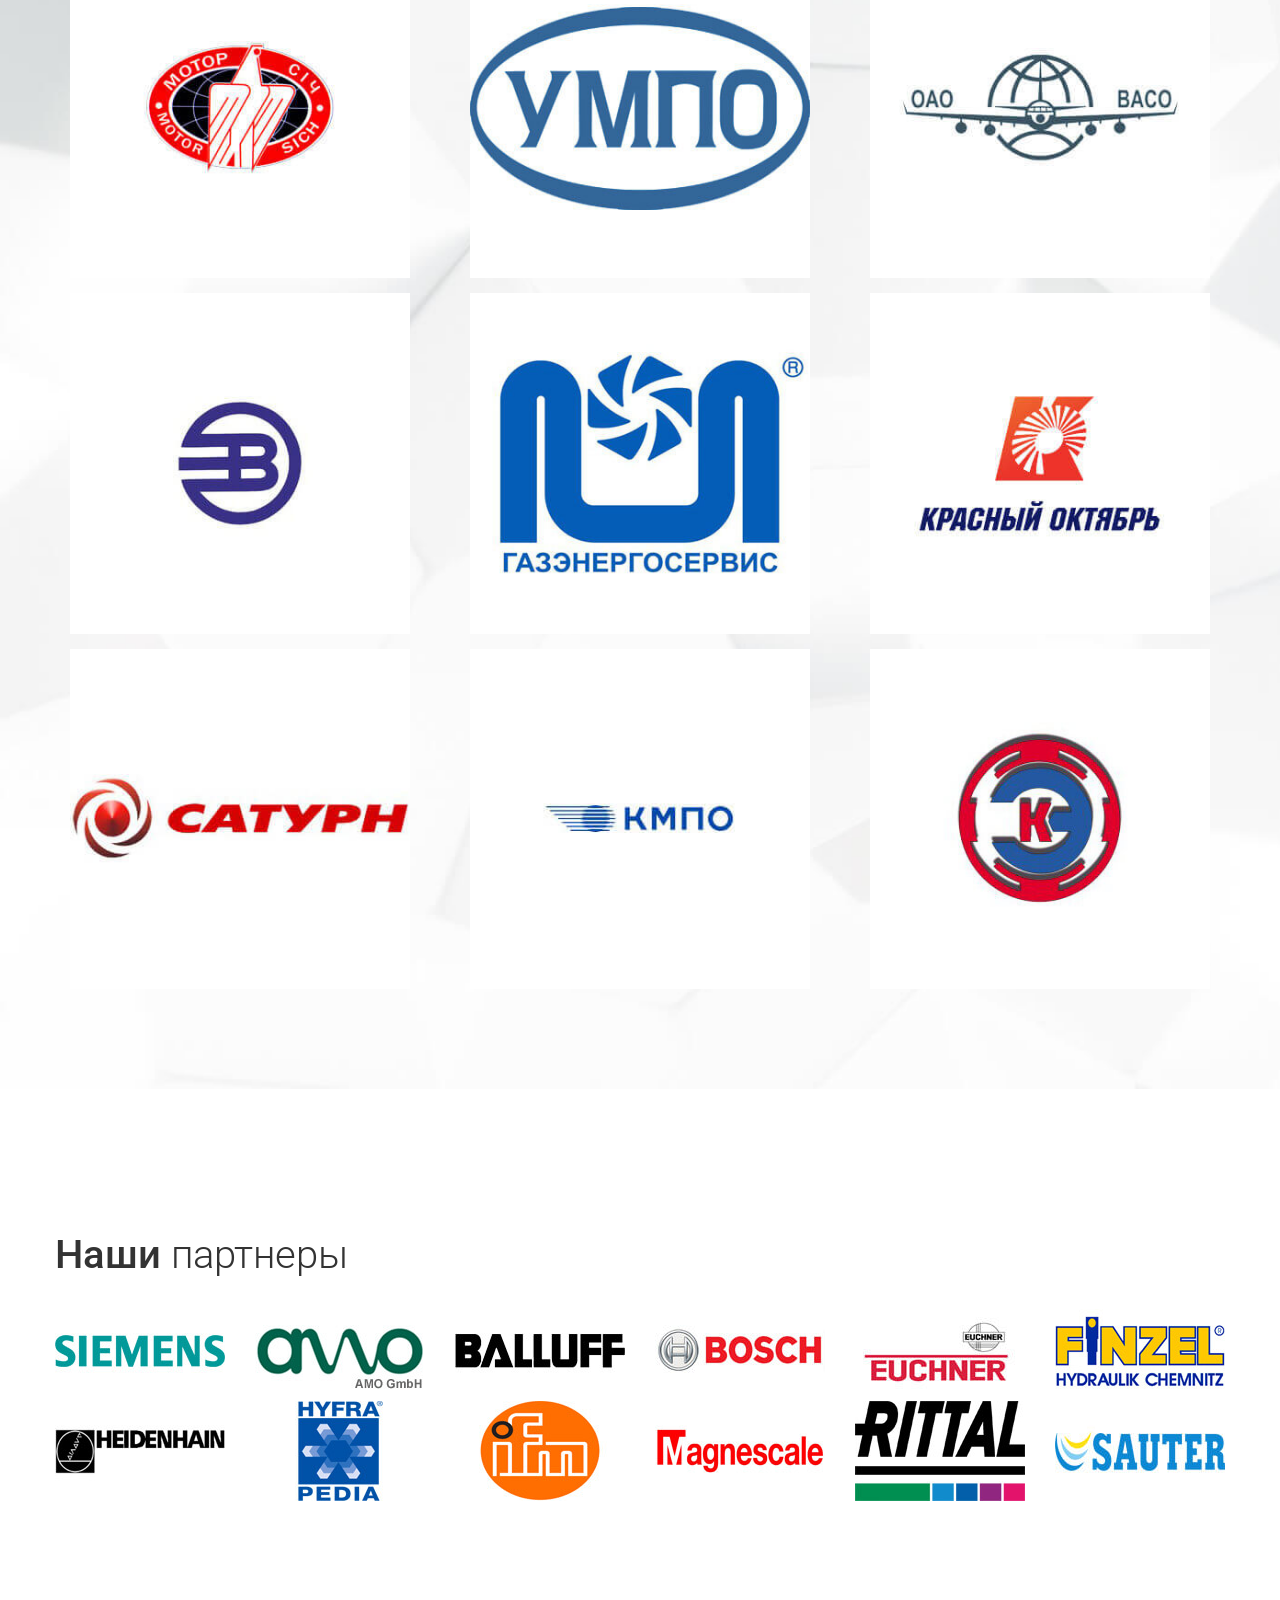
<file: foerster/index.html>
<!DOCTYPE html>
<html lang="en">

<head>

	<meta charset="utf-8">
	<title>Foerster Engineering</title>
	<meta name="viewport" content="width=device-width, initial-scale=1.0">
	<meta name="description" content="">
	<meta name="author" content="">

	<link rel="shortcut icon" href="images/favicon.png">

	<!-- CSS -->
	<link href="css/bootstrap.min.css" rel="stylesheet" type="text/css" />
	<link href="css/flexslider.css" rel="stylesheet" type="text/css" />
	<link href="css/animate.css" rel="stylesheet" type="text/css" media="all" />
	<link href="css/owl.carousel.css" rel="stylesheet">
	<link rel="stylesheet" href="css/lightbox.min.css">
	<link rel="stylesheet" href="css/images.css">
	<link href="css/style.css" rel="stylesheet" type="text/css" />

	<!-- FONTS -->
	<link href="https://fonts.googleapis.com/css?family=Roboto:400,100,100italic,300,300italic,400italic,500italic,700,500,700italic,900,900italic" rel="stylesheet" type="text/css">
	<!--	<link href="http://netdna.bootstrapcdn.com/font-awesome/4.0.3/css/font-awesome.css" rel="stylesheet">	-->
	<link rel="stylesheet" href="https://maxcdn.bootstrapcdn.com/font-awesome/4.7.0/css/font-awesome.min.css">
	<script src="js/jquery.min.js" type="text/javascript"></script>
	<script src="js/bootstrap.min.js" type="text/javascript"></script>
	<script src="js/jquery.nicescroll.min.js" type="text/javascript"></script>
	<script src="js/superfish.min.js" type="text/javascript"></script>
	<script src="js/jquery.flexslider-min.js" type="text/javascript"></script>
	<script src="js/owl.carousel.js" type="text/javascript"></script>
	<script src="js/animate.js" type="text/javascript"></script>
	
	<script src="js/myscript.js" type="text/javascript"></script>
</head>

<body>

	<!-- PRELOADER -->
	<div class="preloader_wrap"><img id="preloader" src="images/preloader.gif" alt="" />
	</div>
	<!-- //PRELOADER -->
	<div class="preloader_hide">

		<!-- PAGE -->
		<div id="page">

			<!-- HEADER -->
			<header>

				<!-- MENU BLOCK -->
				<div class="menu_block">

					<!-- CONTAINER -->
					<div class="container clearfix">

						<!-- LOGO -->
						<div class="logo pull-left">
							<a href="index.html"><img src="images/logo.png" alt="" class="logo_image"></a>
						</div>
						<!-- //LOGO -->

						<!-- SEARCH FORM -->
						<div id="search-form" class="pull-right">
							<form method="get" action="#">
								<input type="text" name="Search" value="Search" onfocus="if (this.value == 'Search') this.value = '';" onblur="if (this.value == '') this.value = 'Search';" />
							</form>
						</div>
						<!-- SEARCH FORM -->

						<!-- MENU -->
						<div class="pull-right">
							<nav class="navmenu center">
								<ul>
									<li class="first active scroll_btn"><a href="#home">Главная</a></li>
									<li class="scroll_btn"><a href="#about">О компании</a></li>
									<li class="scroll_btn"><a href="#projects">Проекты</a></li>
									<li class="scroll_btn"><a href="#clients">Клиенты</a></li>
									<li class="scroll_btn"><a href="#partners">Партнеры</a></li>
									<li class="scroll_btn last"><a href="#contacts">Контакты</a></li>
								</ul>
							</nav>
						</div>
						<!-- //MENU -->
					</div>
					<!-- //MENU BLOCK -->
				</div>
				<!-- //CONTAINER -->
			</header>
			<!-- //HEADER -->


			<!-- HOME -->
			<section id="home" class="padbot0">

				<!-- TOP SLIDER -->
				<div class="flexslider top_slider">
					<ul class="slides">
						<li class="slide1">
							<div class="flex_caption1">
								<p class="title1 captionDelay2 FromTop">Точность.</p>
								<p class="title2 captionDelay4 FromTop">Надежность.</p>
								<p class="title3 captionDelay6 FromTop">Качество.</p>
								<p class="title4 captionDelay7 FromBottom">На протяжении многих лет большое количество широко известных компаний доверяют нашему опыту, нашим технологиям и ноу-хау.</p>
							</div>
							<a class="slide_btn FromRight" href="javascript:void(0);">Read More</a>
						</li>
							<li class="slide2">
								<div class="flex_caption1">
									<p class="title2 captionDelay6 FromLeft">Точность.</p>
									<p class="title1 captionDelay4 FromLeft">Надежность.</p>
									<p class="title3 captionDelay2 FromLeft">Качество.</p>
									<p class="title4 captionDelay7 FromLeft">Более 20 лет мы работаем для наших клиентов в Германии, Украине и России.</p>
								</div>
								<a class="slide_btn FromRight" href="javascript:void(0);">Read More</a>
							</li>
							<li class="slide3">
								<div class="flex_caption1">
									<p class="title2 captionDelay6 FromLeft">Точность.</p>
									<p class="title2 captionDelay4 FromLeft">Надежность.</p>
									<p class="title1 captionDelay2 FromLeft">Качество.</p>
									<p class="title4 captionDelay5 FromBottom">Мы предлагаем нашим клиентам техническое сопровождение как отдельного оборудования, так и готовых технологических решений «под ключ», создаваемых западно-европейскими фирмами со специализацией на металлообработке.</p>
								</div>
								<a class="slide_btn FromRight" href="javascript:void(0);">Read More</a>

								<!-- VIDEO BACKGROUND -->
								<!--						<a id="P2" class="player" data-property="{videoURL:'tDvBwPzJ7dY',containment:'.top_slider .slide3',autoPlay:true, mute:true, startAt:0, opacity:1}" ></a>-->
								<!-- //VIDEO BACKGROUND -->
							</li>
					</ul>
				</div>
				<!--
			<div id="carousel">
				<ul class="slides">
					<li><img src="images/slider/slide1_bg.jpg" alt="" /></li>
					<li><img src="images/slider/slide2_bg.jpg" alt="" /></li>
					<li><img src="images/slider/slide3_bg.jpg" alt="" /></li>
				</ul>
			</div>
-->

				<!-- //TOP SLIDER -->
			</section>
			<!-- //HOME -->


			<!-- ABOUT -->
			<section id="about">

				<!-- SERVICES -->
				<div class="services_block padbot40" data-appear-top-offset="-200" data-animated="fadeInUp">

					<!-- CONTAINER -->
					<div class="container">
						<div class="row">

							<h2 class="about_us_title">Глубокоуважаемые господа!</h2>

							<p class="about_us_text">Если на Вашем предприятии есть проблемы с модернизацией и капитальным ремонтом обрабатывающих центров, токарных, фрезерных, сверлильных и шлифовальных станков с ЧПУ, а также с дооснащением универсальных станков устройствами ЧПУ, программируемыми контроллерами, измерительными системами и следящими приводами для осей и шпинделя, устройствами автоматической смены инструмента, шариковинтовыми парами, покрытием направляющих износоустойчивыми материалами, фирма <b>Ingenieurbüro Förster Sagl in kooperation Matschuk KG Maschinenbau</b> готова помочь Вам решить их. Наши высококвалифицированные специалисты на протяжении более 20 лет занимаются производством таких работ.</p>

							<p class="about_us_text">Мы производим работы по ремонту и модернизации оборудования для многих известных предприятий в ФРГ, таких как: ABB-TURBINEN, AUDI, BAUER, BMW, BOSCH, FORD, GRUNDIG, HOFMANN, INA, MANNESMAN DEMAG, SIEMENS, VOGEL и др., а также в СНГ: Запорожское ОАО “Мотор-Сiч”, Казанское ОАО “Казанское моторостроительное производственное объединение”, Рыбинское ОАО “Рыбинские моторы”, АО “УМПО” (г. Уфа), АО “ЭЛЕКТРОСИЛА” (г. Санкт-Петербург), «Газэнергосервис»(г. Наро-Фоминск) и «Красный Октябрь» (г. Санкт-Петербург).</p>

							<p class="about_us_text">Модернизация, капитальный ремонт или дооснащение Вашего станка обойдется Вам гораздо дешевле, чем покупка нового, при аналогичных технических характеристиках.</p>

							<p class="about_us_text">Кроме того, Вы получаете и другие преимущества:</p>
						</div>
						<!-- ROW -->
						<div class="row">
<!--
							<div class="col-lg-3 col-md-3 col-sm-6 col-xs-6 col-ss-12 margbot30">
								<a class="services_item" href="javascript:void(0);">
									<p><b>Вы освобождаетесь</b> от</p>
									<span>необходимости производить перепланировку Ваших производственных участков.</span>
								</a>
							</div>
							<div class="col-lg-3 col-md-3 col-sm-6 col-xs-6 col-ss-12 margbot30">
								<a class="services_item" href="javascript:void(0);">
									<p><b>Вы освобождаетесь </b> от</p>
									<span>необходимости производить изменения в электропитании станков и снабжении их сжатым воздухом и водой.</span>
								</a>
							</div>
							<div class="col-lg-3 col-md-3 col-sm-6 col-xs-6 col-ss-12 margbot30">
								<a class="services_item" href="javascript:void(0);">
									<p><b>Вы освобождаетесь </b> от</p>
									<span>необходимости производить переоснастку Ваших станков новыми приспособлениями и режущим инструментом.</span>
								</a>
							</div>
							<div class="col-lg-3 col-md-3 col-sm-6 col-xs-6 col-ss-12 margbot30">
								<a class="services_item" href="javascript:void(0);">
									<p><b>Металлические конструкции</b> Ваших станков</p>
									<span>которые как правило отработали 15 — 20 лет, в значительной мере освободились от внутренних напряжений, присущих конструкциям новых станков.</span>
								</a>
							</div>
-->						<b style="font-size: 20px">Вы освобождаетесь от:</b>
						<ul class="about_us_list">
						<li><span> - необходимости производить перепланировку Ваших производственных участков;</span></li>
						<li><span> - необходимости производить изменения в электропитании станков и снабжении их сжатым воздухом и водой;</span></li>
						<li><span> - необходимости производить переоснастку Ваших станков новыми приспособлениями и режущим инструментом.</span></li>
						</ul>
						
						<p class="about_us_text" style="margin-top: 10px">Металлические конструкции Ваших станков которые как правило отработали 15 — 20 лет, в значительной мере освободились от внутренних напряжений, присущих конструкциям новых станков.</p>
							
						</div>
						<!-- //ROW -->
						
						
						<div class="row about_row">
							<div class="col-md-3 col-xs-12 col-sm-3 photo" style="margin:0; padding:0;">
								<img src="images/photo.jpg" alt="" class="photo">
							</div>
							<div class="col-md-9 col-xs-12 col-sm-9">
								<h4 class="partners_title">ВАШИ СТАНКИ НАШЕ НОУ-ХАУ</h4>
								<p class="partners_text">Наша компания оказывает комплексные услуги по капитальному ремонту и модернизации станков. Устаревшие станки мы превращаем в современное высокотехнологичное оборудование.Наша команда состоит прибл. из пятидесяти высококвалифицированных специалистов – инженеров — машиностроителей и электроников, техников и монтеров с многолетним опытом работы, электриков, токарей, шлифовщиков и сварщиков.</p>
								<p class="partners_text">Многие из сотрудников работают у нас уже более 25 лет. Вот уже более 20 лет мы работаем также для российских и украинских заказчиков. По желанию ввод в эксплуатацию отремонтированных и модернизированных нами станков наши специалисты выполнят на площадях Заказчика. У нас работают русскоговорящие специалисты по механической, гидравлической и электронной части, поэтому весь инструктаж и обучение работе с системой управления производятся на русском языке. Вся техническая документация поставляется на русском и немецком языках. </p>
								<p class="partners_text">Вы приобретете несомненную выгоду от нашего многолетнего опыта решения таможенных формальностей в России, Беларуси и Украине, а также от наших контактов с экспедиторами из Восточной Европы.</p>
								<h4 style="text-align: right">Генеральный директор Катерина Фёрстер</h4>
							</div>

						</div>
					</div>
					<!-- //CONTAINER -->
				</div>
				<!-- //SERVICES -->

				

			</section>
			<!-- //ABOUT -->


			<!-- PROJECTS -->
			<section id="projects">

				<!-- CLEAN CODE -->
				<div class="cleancode_block">
					<div class="container">
						<h2 style="color: white"><b>Наши</b> проекты</h2>
					</div>

					<!-- CONTAINER -->
					<div class="container" data-appear-top-offset="-200" data-animated="fadeInUp">

						<!-- CASTOM TAB -->
						<ul id="myTab" class="nav nav-tabs">
							<li class="active"><a class="i1" href="#tab1" data-toggle="tab"><i></i><span>Токарные</span></a></li>
							<li><a class="i2" href="#tab2" data-toggle="tab"><i></i><span>Профильно-шлифовальные </span></a></li>
							<li><a class="i3" href="#tab3" data-toggle="tab"><i></i><span>Спецстанки</span></a></li>
							<li><a class="i4" href="#tab4" data-toggle="tab"><i></i><span>Обрабатывающие центры</span></a></li>
							<li><a class="i5" href="#tab5" data-toggle="tab"><i></i><span>Токарно-карусельные</span></a></li>
							<li><a class="i6" href="#tab6" data-toggle="tab"><i></i><span>Электрошкафы</span></a></li>
						</ul>
						<div id="myTabContent" class="tab-content">
							<div class="tab-pane fade in active clearfix" id="tab1">
								<p class="title"><b>Токарные</b> станки</p>
								<span>Команда наших специалистов, обладающих необходимым ноу-хау и многолетним опытом работы, ремонтирует и модернизирует токарные станки, например:
								Max Muller-Gildemeister, MDW 20, Niles DF2, Niles DF3, AT-220, At-320</span>
								<br>
								<a href="images/works/1.png" data-lightbox="tokarnie" data-title="Токарные станки">
								<figure class="snip1573">
  <img src="images/works/1_small.png" alt="sample89" />
  <figcaption>
    <h3>увеличить</h3>
  </figcaption>
</figure>
								</a>
								<a href="images/works/2.jpg" data-lightbox="tokarnie" data-title="Токарные станки">
								<figure class="snip1573">
  <img src="images/works/2_small.jpg" alt="sample89" />
  <figcaption>
    <h3>увеличить</h3>
  </figcaption>
</figure>
								</a>
							</div>
							<div class="tab-pane fade clearfix" id="tab2">
								<p class="title"><b>Профильно-шлифовальные</b> станки</p>
								<span>Изношенные станки для шлифования турбинных лопаток проходят полную модернизацию в
								соответствии с требованиями заказчика; например, добавляются новые оси ЧПУ для салазок
								правящего инструмента и системы подачи СОЖ.
								</span>
								<br>
								<a href="images/works/3.jpg" data-lightbox="prof" data-title="Профильно-шлифовальные станки">
								<figure class="snip1573">
  <img src="images/works/3_small.jpg" alt="sample89" />
  <figcaption>
    <h3>увеличить</h3>
  </figcaption>
</figure>
								</a>
								<a href="images/works/4.jpg" data-lightbox="prof" data-title="Профильно-шлифовальные станки">
								<figure class="snip1573">
  <img src="images/works/4_small.jpg" alt="sample89" />
  <figcaption>
    <h3>увеличить</h3>
  </figcaption>
</figure>
								</a>
							</div>
							<div class="tab-pane fade clearfix" id="tab3">
								<p class="title"><b>Спецстанки </b>(глубокого сверления и внешней обработки валов)</p>
								<span>В ходе капитального ремонта механической части и модернизации системы ЧПУ мы пре вращаем
								устаревшие станки в высокотехнологичные машины высшего класса. В качестве примера
								модернизированные нами станки Boehringer.
								</span>
								<br>
								<a href="images/works/5.jpg" data-lightbox="spec" data-title="Спецстанки станки">
								<figure class="snip1573">
  <img src="images/works/5_small.jpg" alt="sample89" />
  <figcaption>
    <h3>увеличить</h3>
  </figcaption>
</figure>
								</a>
								<a href="images/works/6.jpg" data-lightbox="spec" data-title="Спецстанки станки">
								<figure class="snip1573">
  <img src="images/works/6_small.jpg" alt="sample89" />
  <figcaption>
    <h3>увеличить</h3>
  </figcaption>
</figure>
								
								</a>
							</div>
							<div class="tab-pane fade clearfix" id="tab4">
								<p class="title"><b>Обрабатывающие центры</b></p>
								<span>Мы предлагаем капитальный ремонт и модернизацию обрабатывающих центров с 5-осевой
								интерполяцией, например:
								Heckert CW800, Olivetti Horizon 22, Olivetti Horizon 23, Olivetti Horizon 24, Multiauctor 22, 2В623ПМФ4.
								</span>
								<br>
								<a href="images/works/6.jpg" data-lightbox="centr" data-title="Обрабатывающие центры">
								<figure class="snip1573">
  <img src="images/works/6_small.jpg" alt="sample89" />
  <figcaption>
    <h3>увеличить</h3>
  </figcaption>
</figure>
								</a>
							</div>
							<div class="tab-pane fade clearfix" id="tab5">
								<p class="title"><b>Токарно-карусельные </b>станки</p>
								<span>В качестве альтернативы приобретению дорогого нового оборудования мы можем предложить
								капитальный ремонт токарно-карусельных станков. Кроме устранения визуальных следов износа,
								станок приобретает точность работы нового станка – например, как этот станок Berthiez TFM 100.
							</span>
							<br>
							<a href="images/works/9.jpg" data-lightbox="tok-kar" data-title="Токарно-карусельные станки">
								<figure class="snip1573">
  <img src="images/works/9_small.jpg" alt="sample89" />
  <figcaption>
    <h3>увеличить</h3>
  </figcaption>
</figure>
								</a>
							
							
							</div>
							<div class="tab-pane fade clearfix" id="tab6">
								<p class="title"><b>Панели управления</b>, электрошкафы и гидравлическое оборудование</p>
								<span>Мы конструируем новые системы электрошкафов с помощью системы проектирования "EPLAN 8". Изготовление электрошкафов осуществляется с учетом стандартов Объединения электротехники, электроники и информационных технологий Германии VDE и с соблюдением всех действующих правил техники безопасности. Мы изготавливаем заказные панели управления специально по желанию наших заказчиков.</span>
								<br>
							<a href="images/works/7.jpg" data-lightbox="pan" data-title="Панели управления">
								<figure class="snip1573">
  <img src="images/works/7_small.jpg" alt="sample89" />
  <figcaption>
    <h3>увеличить</h3>
  </figcaption>
</figure>
								</a>
								<a href="images/works/8.jpg" data-lightbox="pan" data-title="Панели управления">
								<figure class="snip1573">
  <img src="images/works/8_small.jpg" alt="sample89" />
  <figcaption>
    <h3>увеличить</h3>
  </figcaption>
</figure>
								</a>
							</div>
						</div>
						
						<!-- CASTOM TAB -->
					</div>
					<!-- //CONTAINER -->
				</div>
				<!-- //CLEAN CODE -->


			</section>
			<!-- //PROJECTS -->


			<!-- clients -->
			<section id="clients">

				<!-- CONTAINER -->
				<div class="container">
					<h2><b>Наши</b> клиенты</h2>

					<!-- ROW -->
					<div class="row" data-appear-top-offset="-200" data-animated="fadeInUp">

						<!-- clients SLIDER -->
						<div>

							<!-- crewman1 -->
							<div class="item col-md-4 col-xs-12 col-sm-6">
								<div class="crewman_item">
									<div class="crewman">
										<img src="images/clients/1.jpg" alt="" />
									</div>
									<div class="crewman_descr center">
										<div class="crewman_descr_cont">
											<p>Мотор Сич</p>
											<span>ПАО «Мотор Сич» — одно из ведущих в мире, занимающееся разработкой, производством, ремонтом и обслуживанием авиационных газотурбинных двигателей для самолётов и вертолётов, а также промышленных газотурбинных установок.</span>
										</div>
									</div>

								</div>
							</div>
							<!-- crewman1 -->

							<!-- crewman2 -->
							<div class="item col-md-4 col-xs-12 col-sm-6">
								<div class="crewman_item">
									<div class="crewman">
										<img src="images/clients/2.jpg" alt="" />
									</div>
									<div class="crewman_descr center">
										<div class="crewman_descr_cont">
											<p>«ПАО «Уфимское моторостроительное производственное объединение» </p>
											<span>Инновационное предприятие, осуществляющее разработку, производство и послепродажное обслуживание газотурбинных двигателей для военной авиации.</span>
										</div>
									</div>
								</div>
							</div>
							<!-- crewman2 -->

							<!-- crewman3 -->
							<div class="item col-md-4 col-xs-12 col-sm-6">
								<div class="crewman_item">
									<div class="crewman">
										<img src="images/clients/3.jpg" alt="" />
									</div>
									<div class="crewman_descr center">
										<div class="crewman_descr_cont">
											<p>«Воронежское акционерное самолётостроительное общество» (ВАСО)</p>
											<span>Авиастроительное предприятие в Воронеже. Завод производит воздушные суда Ил-96-300, Ил 96-400Т, Ан-148, а так же обтекатели пилонов для Airobus A320,отдельные агрегаты для самолетов SSJ 100.</span>
										</div>
									</div>
								</div>
							</div>
							<!-- crewman3 -->

							<!-- crewman4 -->
							<div class="item col-md-4 col-xs-12 col-sm-6">
								<div class="crewman_item">
									<div class="crewman">
										<img src="images/clients/4.jpg" alt="" />
									</div>
									<div class="crewman_descr center">
										<div class="crewman_descr_cont">
											<p>«Воронежский механический завод»</p>
											<span>Широкопрофильное предприятие производящее продукцию для различных отраслей промышленности.Основой предприятия является производство ракетных двигателей на жидком топливе.</span>
										</div>
									</div>
								</div>
							</div>
							<!-- crewman4 -->

							<!-- crewman5 -->
							<div class="item col-md-4 col-xs-12 col-sm-6">
								<div class="crewman_item">
									<div class="crewman">
										<img src="images/clients/5.jpg" alt="" />
									</div>
									<div class="crewman_descr center">
										<div class="crewman_descr_cont">
											<p>«Газэнергосервис»</p>
											<span>Одно из ведущих российских предприятий, осуществляющих ремонтно-техническое обслуживание механического оборудования компрессорных станций магистральных газопроводов и других объектов нефтяной и газовой промышленности, а также выпуск запасных частей к газовым турбинам и компрессорам.</span>
										</div>
									</div>
								</div>
							</div>
							<!-- crewman5 -->

							<!-- crewman6 -->
							<div class="item col-md-4 col-xs-12 col-sm-6">
								<div class="crewman_item">
									<div class="crewman">
										<img src="images/clients/6.jpg" alt="" />
									</div>
									<div class="crewman_descr center">
										<div class="crewman_descr_cont">
											<p>«Красный Октябрь»</p>
											<span>Специализируется в производстве, ремонте и обслуживании силовых агрегатов для вертолетов «Ми» и «Ка», коробок самолетных агрегатов (КСА), газотурбинных двигателей-энергоузлов и турбостартеров (ГТДЭ и ВК) для самолетов «МиГ» и «Су».</span>
										</div>
									</div>
								</div>
							</div>
							<!-- crewman6 -->

							<!-- crewman7 -->
							<div class="item col-md-4 col-xs-12 col-sm-6">
								<div class="crewman_item">
									<div class="crewman">
										<img src="images/clients/7.jpg" alt="" />
									</div>
									<div class="crewman_descr center">
										<div class="crewman_descr_cont">
											<p>Рыбинские заводы</p>
											<span>Российская машиностроительная компания, специализирующаяся на разработке и производстве газотурбинных двигателей для авиации и военно-морского флота. Штаб-квартира и основное производство расположено в городе Рыбинске Ярославской области.</span>
										</div>
									</div>
								</div>
							</div>
							<!-- crewman7 -->

							<!-- crewman8 -->
							<div class="item col-md-4 col-xs-12 col-sm-6">
								<div class="crewman_item">
									<div class="crewman">
										<img src="images/clients/8.jpg" alt="" />
									</div>
									<div class="crewman_descr center">
										<div class="crewman_descr_cont">
											<p>Казанское моторостроительное производственное объединение (КМПО)</p>
											<span>Одно из крупнейших в России предприятий авиационной и машиностроительной промышленности, действующее в городе Казани.</span>
										</div>
									</div>
								</div>
							</div>
							<!-- crewman8 -->

							<!-- crewman9 -->
							<div class="item col-md-4 col-xs-12 col-sm-6">
								<div class="crewman_item">
									<div class="crewman">
										<img src="images/clients/9.jpg" alt="" />
									</div>
									<div class="crewman_descr center">
										<div class="crewman_descr_cont">
											<p>«Электроси́ла»</p>
											<span>Энергомашиностроительное предприятие в Санкт-Петербурге, специализирующееся на производстве электрических машин, тяговых двигателей, генераторов. С 2000 года является частью российской энергомашиностроительной компании ОАО «Силовые машины»</span>
										</div>
									</div>
								</div>
							</div>
							<!-- crewman9 -->
						</div>
						<!-- clients SLIDER -->
					</div>
					<!-- //ROW -->
				</div>
				<!-- //CONTAINER -->
			</section>
			<!-- //clients -->


			<!-- partners -->
			<section id="partners">

				<!-- OUR CLIENTS -->
				<div class="our_clients">

					<!-- CONTAINER -->
					<div class="container" data-appear-top-offset="-200" data-animated="fadeInUp">
						<h2><b>Наши</b> партнеры</h2>
						<!-- ROW -->
						



						<div class="row">

							<div class="col-lg-2 col-md-2 col-sm-2 client_img">
								<img src="images/partners/1.jpg" alt="" />
							</div>
							<div class="col-lg-2 col-md-2 col-sm-2 client_img">
								<img src="images/partners/2.jpg" alt="" />
							</div>
							<div class="col-lg-2 col-md-2 col-sm-2 client_img">
								<img src="images/partners/3.jpg" alt="" />
							</div>
							<div class="col-lg-2 col-md-2 col-sm-2 client_img">
								<img src="images/partners/4.jpg" alt="" />
							</div>
							<div class="col-lg-2 col-md-2 col-sm-2 client_img">
								<img src="images/partners/5.jpg" alt="" />
							</div>
							<div class="col-lg-2 col-md-2 col-sm-2 client_img">
								<img src="images/partners/6.jpg" alt="" />
							</div>
						</div>
						<!-- //ROW -->
						<!-- ROW -->
						<div class="row">
							<div class="col-lg-2 col-md-2 col-sm-2 client_img">
								<img src="images/partners/7.jpg" alt="" />
							</div>
							<div class="col-lg-2 col-md-2 col-sm-2 client_img">
								<img src="images/partners/8.jpg" alt="" />
							</div>
							<div class="col-lg-2 col-md-2 col-sm-2 client_img">
								<img src="images/partners/9.jpg" alt="" />
							</div>
							<div class="col-lg-2 col-md-2 col-sm-2 client_img">
								<img src="images/partners/10.jpg" alt="" />
							</div>
							<div class="col-lg-2 col-md-2 col-sm-2 client_img">
								<img src="images/partners/11.jpg" alt="" />
							</div>
							<div class="col-lg-2 col-md-2 col-sm-2 client_img">
								<img src="images/partners/12.jpg" alt="" />
							</div>
						</div>
						<!-- //ROW -->





					</div>
					<!-- CONTAINER -->
				</div>
				<!-- //OUR CLIENTS -->
			</section>
			<!-- //partners -->
		</div>
		<!-- //PAGE -->

		<!-- CONTACTS -->
		<section id="contacts">
		</section>
		<!-- //CONTACTS -->

		<!-- FOOTER -->
		<footer>

			<!-- CONTAINER -->
			<div class="container">

				<!-- ROW -->
				<div class="row" data-appear-top-offset="-200" data-animated="fadeInUp">

					<div class="col-lg-4 col-md-4 col-sm-4 padbot30">
						<i class="fa fa-fax"></i>
						<h4><b>ФАКС</b></h4>
						<p class="footer_links">+41 91 940 30 87 </p>

						<p>


							<b>Дилер на территории Украины</b> <br> Тел: <a href="callto:+38(050)341-83-54">+38(050)341-83-54</a> <br> E-mail: <a href="mailto:foerster.ukraine@gmail.com">foerster.ukraine@gmail.com</a> <br>

							<b>Миняйло Евгений Владимирович</b>

						</p>

					</div>

					<div class="col-lg-4 col-md-4 col-sm-4 padbot30 foot_about_block">
						<i class="fa fa-envelope"></i>
						<h4><b>E-MAIL</b></h4>
						<p class="footer_links">
							<a href="mailto:info@foerster-engineering.ch">info@foerster-engineering.ch</a>
						</p>

						<p>


							<b>Дилер на территории Украины</b> <br> ООО «ЗБТ ДСД» <br> Украина, 50079, Кривой Рог, <br> ул. Черкасова 53/1, <br> Факс: +38 056 409-55-95 <br> E-mail: <a href="mailto:dcd99@ukr.net">dcd99@ukr.net</a> <br>

							<b>Солониченко Юрий Николаевич</b>

						</p>
					</div>


					<div class="col-lg-4 col-md-4 col-sm-4 padbot30">
						<i class="fa fa-phone"></i>
						<h4><b>ТЕЛЕФОН</b></h4>
						<p class="footer_links">
							<a href="callto:+41-91-940-30-89">+41 91 940 30 89</a>
						</p>

						<p>



							<b>Дилер на территории Российской Федерации</b> <br> ООО «МашинСтройИндустрия», <br> Россия, 308017, г. Белгород, <br> ул. К. Заслонова, д. 195, оф. 5 <br> Тел: <a href="callto:(4722)36-45-87">(4722)36-45-87</a>, <br> Факс: (4722)20-18-09, <br> E-mail: <a href="mailto:7770226@mail.ru">7770226@mail.ru</a> <br>

							<b>Чаус Эдуард Константинович</b>

						</p>



					</div>
				</div>
				<!-- //ROW -->
				<div class="row copyright">
					<div class="col-lg-12 text-center">

						<iframe src="https://www.google.com/maps/embed?pb=!1m18!1m12!1m3!1d2769.7910336435807!2d8.958413615185814!3d46.03531797911185!2m3!1f0!2f0!3f0!3m2!1i1024!2i768!4f13.1!3m3!1m2!1s0x478432440c83dc35%3A0x7dc808ea8c21802!2zVmlhIFRhdmVybm9sYSAxOEIsIDY5NDkgQ29tYW5vLCDQqNCy0LXQudGG0LDRgNC40Y8!5e0!3m2!1sru!2sru!4v1505140418924" style="border:0" allowfullscreen></iframe>
					</div>

				</div>
				<!-- //ROW -->
			</div>
			<!-- //CONTAINER -->
		</footer>
		<!-- //FOOTER -->


	</div>
	<script src="js/lightbox.min.js"></script>
		<script>
    lightbox.option({
      'resizeDuration': 200,
      'wrapAround': true,
	  'albumLabel': "Фото %1 из %2",
	  'alwaysShowNavOnTouchDevices': true,
		'positionFromTop':10
    })
</script>
</body>

</html>
</file>
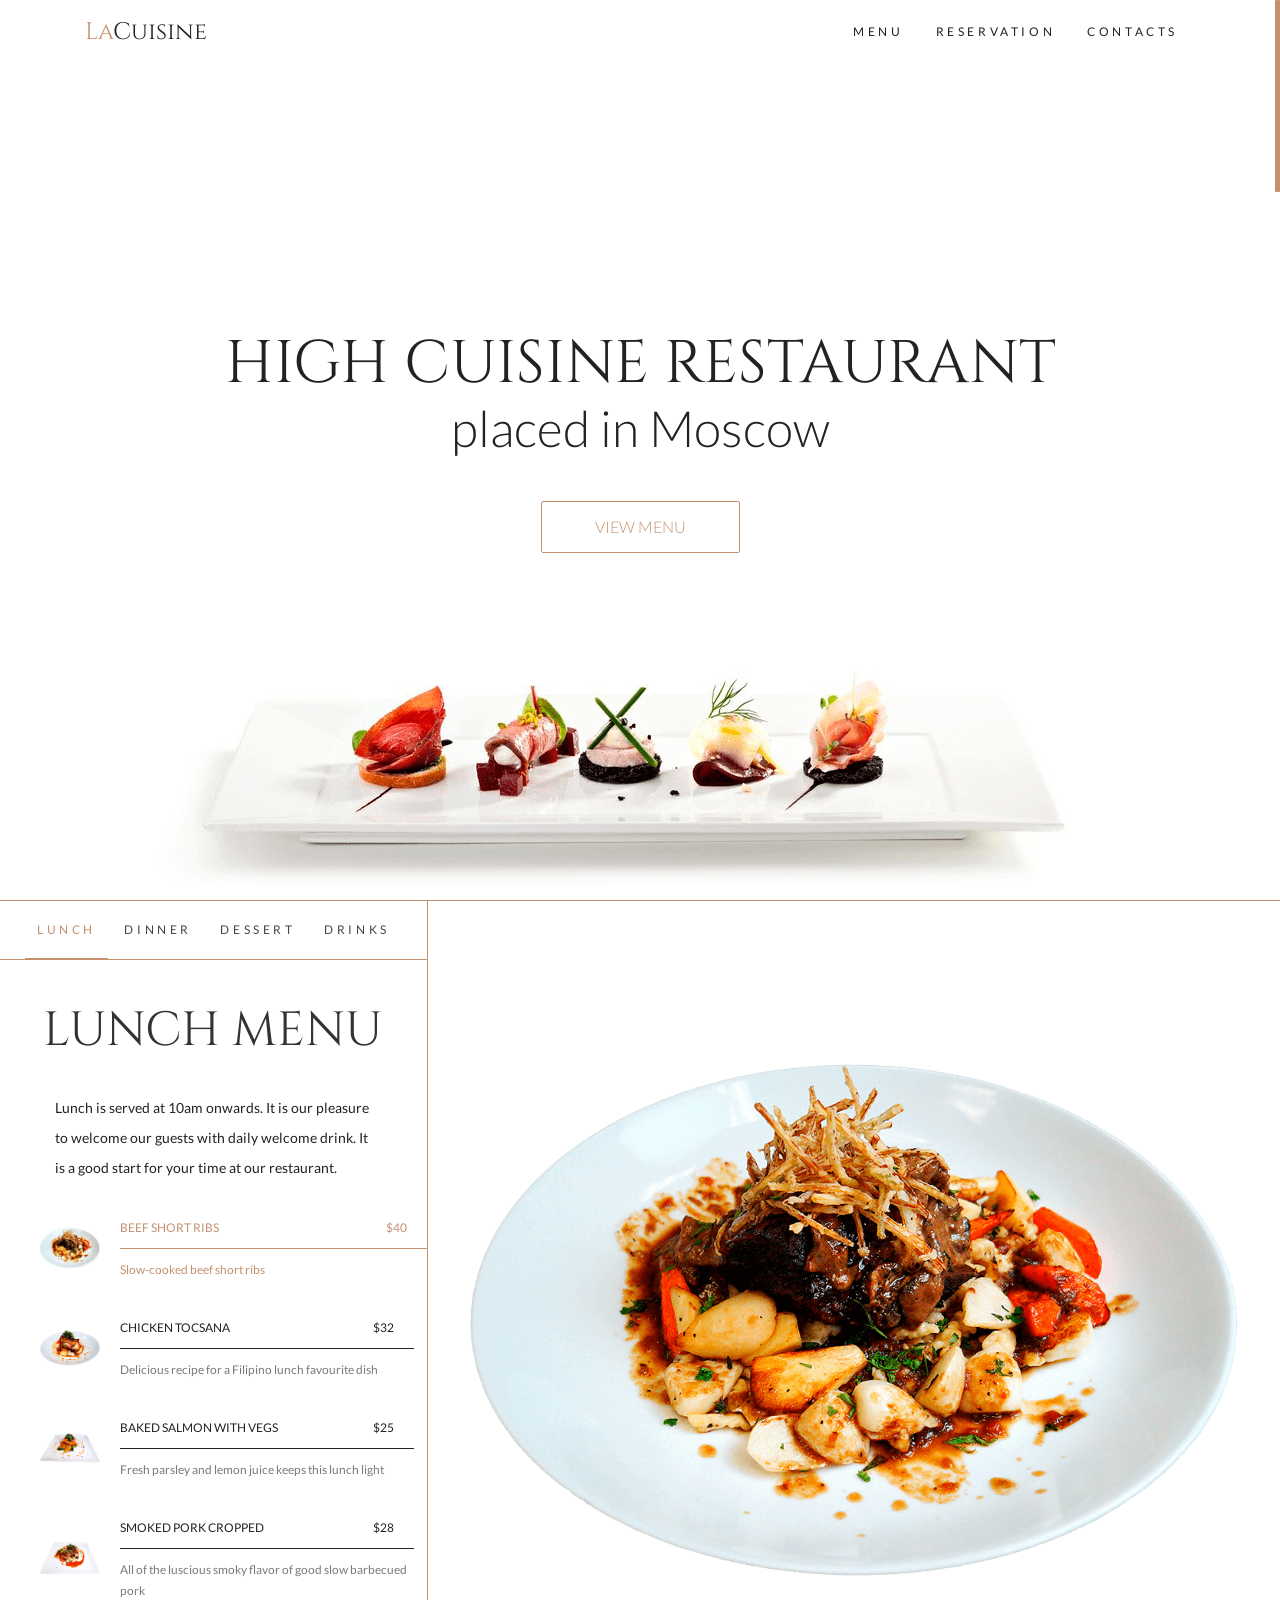
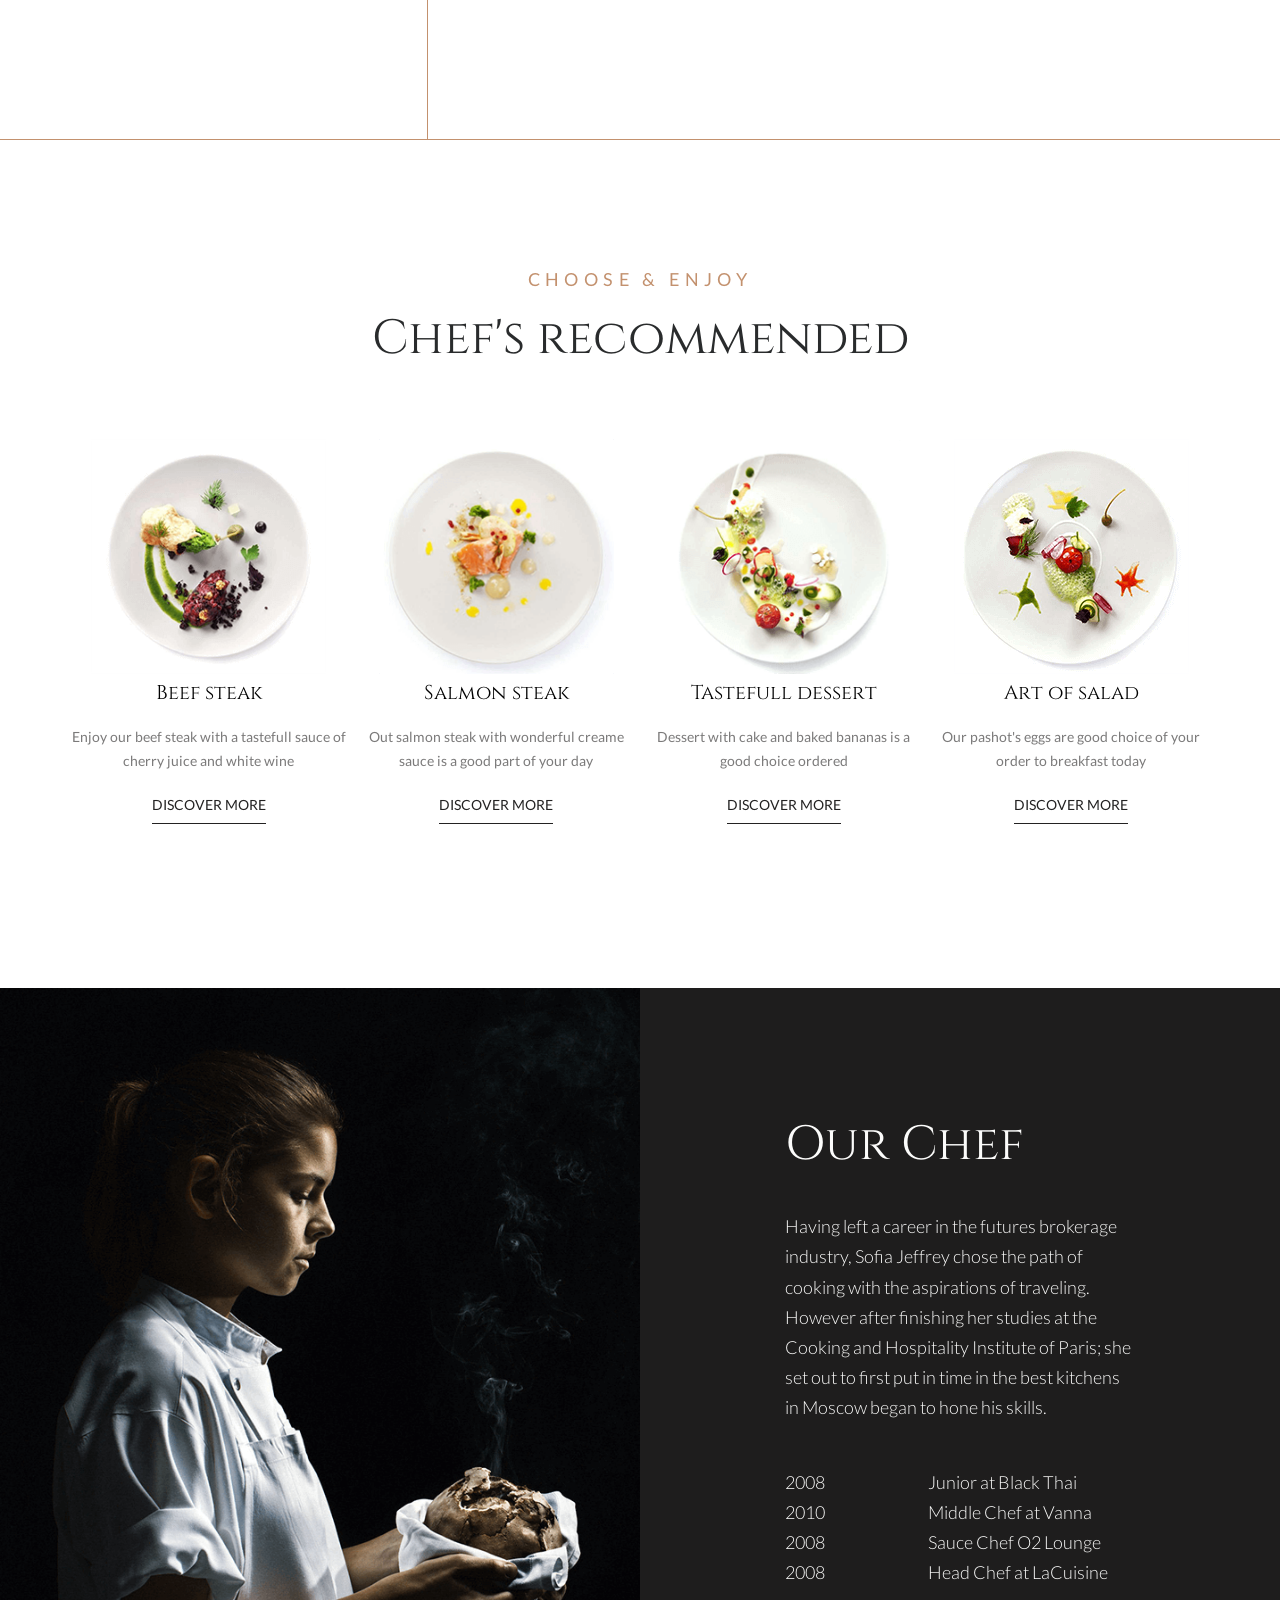
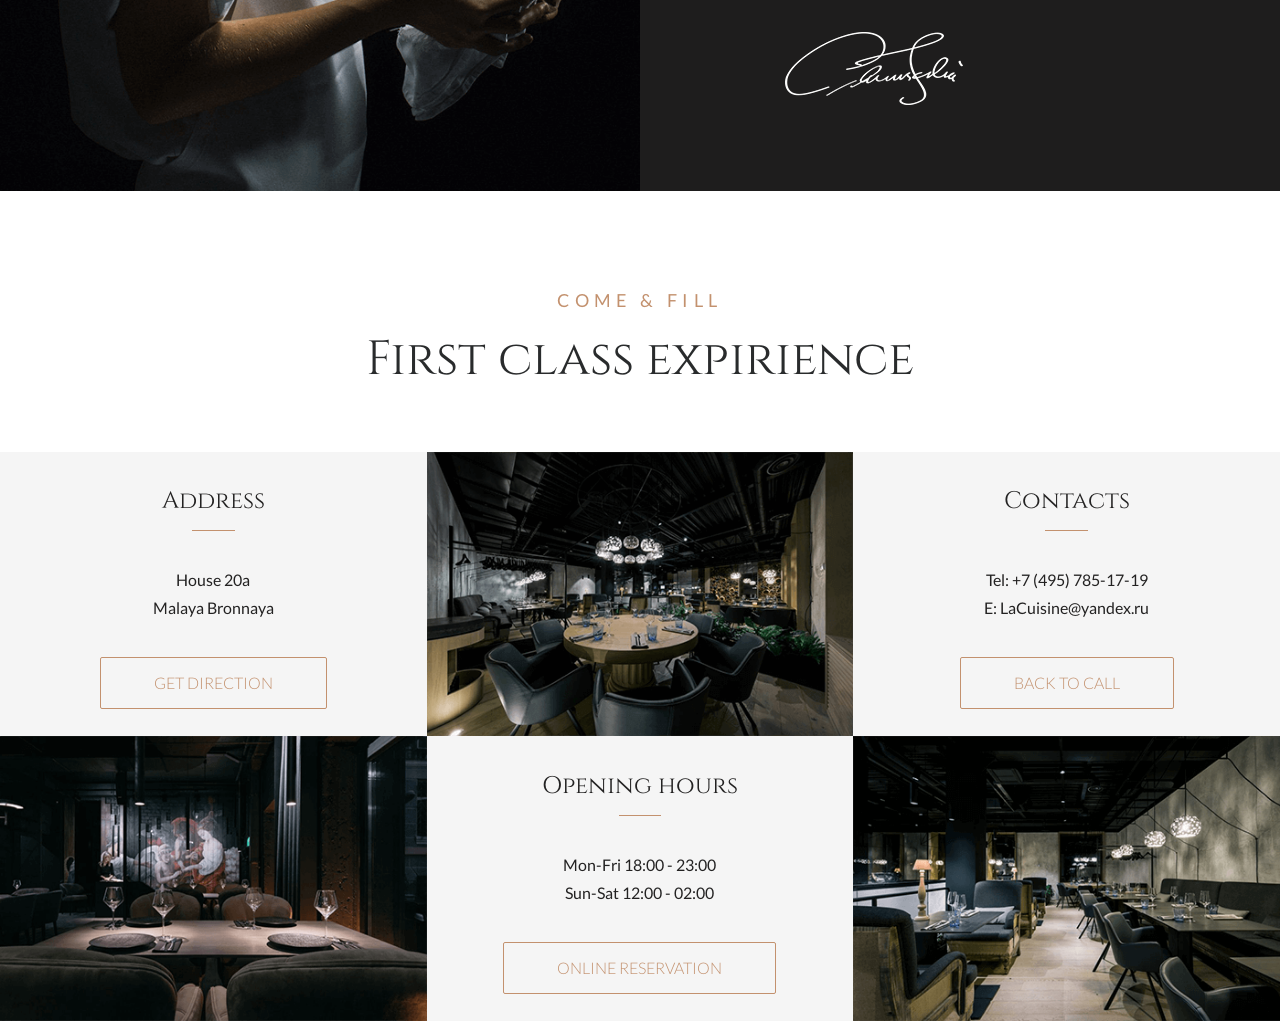
<file: lacuisine/index.html>
<!DOCTYPE html>
<html lang="en">
<head>
	<meta charset="utf-8">
	<title>LaCuisine - High Cuisine Restaurant</title>
	<meta name="description" content="">
	<meta http-equiv="X-UA-Compatible" content="IE=edge">
	<meta name="viewport" content="width=device-width, initial-scale=1, maximum-scale=1">
	<meta property="og:image" content="path/to/image.jpg">
	<link rel="shortcut icon" href="img/favicon/favicon.png" type="image/png">
	<link href="https://maxcdn.bootstrapcdn.com/font-awesome/4.7.0/css/font-awesome.min.css" rel="stylesheet" integrity="sha384-wvfXpqpZZVQGK6TAh5PVlGOfQNHSoD2xbE+QkPxCAFlNEevoEH3Sl0sibVcOQVnN" crossorigin="anonymous">
	<style>
		body {
			opacity: 0;
			overflow-x: hidden;
		}
		html {
			background-color: #fff;
		}
	</style>
	<script>
		function l_image (a) {
			var bigImg = document.getElementById("big_img");
			bigImg.src=a
		}
	</script>
</head>

<body>
<div id="loader_wrap">
	<div id="loader">
		<ul>
			<li></li>
			<li></li>
			<li></li>
			<li></li>
			<li></li>
			<li></li>
		</ul>
	</div>
</div>
<div id="my-page">
	<div id="my-header">
		<header class="header">
	<div class="top_line">
		<div class="container">
			<div class="row">
				<div class="col-4">
					<a href="index.html" class="logo"><span>La</span>Cuisine</a>
				</div>
				<div class="col-8 justify-content-end">
					<nav class="nav">
						<ul>
							<li><a href="#" class="menu-btn">Menu</a></li>
							<li><a href="#" data-remodal-target="modal-reservation">Reservation</a></li>
							<li><a href="contacts.html">Contacts</a></li>
						</ul>
					</nav>
					<button id="my-icon" class="hamburger hamburger--emphatic" type="button">
            <span class="hamburger-box">
               <span class="hamburger-inner"></span>
            </span>
					</button>
					<nav id="mob-menu">
						<ul>
							<li><a href="#" class="menu-btn">Menu</a></li>
							<li><a href="#" data-remodal-target="modal-reservation">Reservation</a></li>
							<li><a href="contacts.html">Contacts</a></li>
						</ul>
					</nav>
				</div>
			</div>
		</div>
	</div>
		<div class="container full-height">
			<div class="row full-height align-items-end">
				<div class="col-12">
							<h1 class="h1">High cuisine restaurant</h1>
							<h2 class="h2">placed in Moscow</h2>
							<button class="button menu-btn">View menu</button>
					<img src="img/plate1.png" alt="">
				</div>
			</div>
		</div>
</header>
	</div>

	<div id="my-content">
		<section class="menu">
			<div class="container-fluid">
				<div class="row">
					<div class="col-xs-12 col-sm-6 col-md-6 col-lg-4 no_padding dish_list_all">
						<div id="tabs">
							<ul>
								<li><a href="#tabs-lunch">Lunch</a></li>
								<li><a href="#tabs-dinner">Dinner</a></li>
								<li><a href="#tabs-dessert">Dessert</a></li>
								<li><a href="#tabs-drinks">Drinks</a></li>
							</ul>
							<div id="tabs-lunch">
								<h2 class="h2">Lunch menu</h2>
								<p>
									Lunch is served at 10am onwards. It is our pleasure  to welcome our guests with daily welcome drink. It is a good start for your time at our restaurant.
								</p>
								<ul class="dish_list">
									<li>
										<div>
											<a href="javascript:l_image('img/lunch/beef_short_ribs1.png')">
												<img src="img/lunch/beef_short_ribs1.png" alt="">
												<div class="dish_name_wrap">
													<span class="dish_name">Beef short ribs <span class="price">$40</span></span> <br>
													<span class="dish_descr">Slow-cooked beef short ribs</span>
												</div>
											</a>
										</div>
									</li>
									<li>
										<div>
											<a href="javascript:l_image('img/lunch/chicken_tocsana.png')">
												<img src="img/lunch/chicken_tocsana.png" alt="">
												<div class="dish_name_wrap">
													<span class="dish_name">Chicken tocsana <span class="price">$32</span></span> <br>
													<span class="dish_descr">Delicious recipe for a Filipino lunch favourite dish</span>
												</div>
											</a>
										</div>
									</li>
									<li>
										<div>
											<a href="javascript:l_image('img/lunch/salmon.png')">
												<img src="img/lunch/salmon.png" alt="">
												<div class="dish_name_wrap">
													<span class="dish_name">Baked salmon with vegs <span class="price">$25</span></span> <br>
													<span class="dish_descr">Fresh parsley and lemon juice keeps this lunch light</span>
												</div>
											</a>
										</div>
									</li>
									<li>
										<div>
											<a href="javascript:l_image('img/lunch/smoked_pork_cropped.png')">
												<img src="img/lunch/smoked_pork_cropped.png" alt="">
												<div class="dish_name_wrap">
													<span class="dish_name">Smoked pork cropped <span class="price">$28</span></span> <br>
													<span class="dish_descr">All of the luscious smoky flavor of good slow barbecued pork</span>
												</div>
											</a>
										</div>
									</li>
								</ul>

							</div>
							<div id="tabs-dinner">
								<h2 class="h2">Dinner menu</h2>
								<p>
									Dinner is served at 6pm onwards. It is our pleasure  to welcome our guests with daily welcome drink. It is a good start for your time at our restaurant.
								</p>

								<ul class="dish_list">
									<li>
										<div>
											<a href="javascript:l_image('img/dinner/baked_chicken.png')">
												<img src="img/dinner/baked_chicken.png" alt="">
												<div class="dish_name_wrap">
													<span class="dish_name">Grilled sausages<span class="price">$25</span></span> <br>
													<span class="dish_descr">Grilled sausages, peppers, and onions, steamed in beer, and then served                          hot
													</span>
												</div>
											</a>
										</div>
									</li>
									<li>
										<div>
											<a href="javascript:l_image('img/dinner/baked_pork.png')">
												<img src="img/dinner/baked_pork.png" alt="">
												<div class="dish_name_wrap">
													<span class="dish_name">Baked pork with spicy sauce<span class="price">$30</span></span> <br>
													<span class="dish_descr">Baked pork chops covered in brown sugar and garlic on a sheet pan with                           yukon potatoes</span>
												</div>
											</a>
										</div>
									</li>
									<li>
										<div>
											<a href="javascript:l_image('img/dinner/grilled_salmon.png')">
												<img src="img/dinner/grilled_salmon.png" alt="">
												<div class="dish_name_wrap">
													<span class="dish_name">Grilled salmon with vegs<span class="price">$42</span></span> <br>
													<span class="dish_descr">Soy sauce and brown sugar marinade, with hints of lemon and garlic, are the perfect salty-sweet complement to rich salmon fillets</span>
												</div>
											</a>
										</div>
									</li>
									<li>
										<div>
											<a href="javascript:l_image('img/lunch/spicy_prawns.png')">
												<img src="img/lunch/spicy_prawns.png" alt="">
												<div class="dish_name_wrap">
													<span class="dish_name">Spicy prawns <span class="price">$19</span></span> <br>
													<span class="dish_descr">Sizzling, spicy and packed full of flavour, these juicy king prawns</span>
												</div>
											</a>
										</div>
									</li>
								</ul>

							</div>
							<div id="tabs-dessert">
								<h2 class="h2">Dessert menu</h2>

								<ul class="dish_list">
									<li>
										<div>
											<a href="javascript:l_image('img/dessert/banana.png')">
												<img src="img/dessert/banana.png" alt="">
												<div class="dish_name_wrap">
													<span class="dish_name">Story behind banana<span class="price">$25</span></span> <br>
													<span class="dish_descr">These banana desserts double up as lazy morning treats as well as a plate of french toast</span>
												</div>
											</a>
										</div>
									</li>
									<li>
										<div>
											<a href="javascript:l_image('img/dessert/chocolate_pie.png')">
												<img src="img/dessert/chocolate_pie.png" alt="">
												<div class="dish_name_wrap">
													<span class="dish_name">Chocolate pie <span class="price">$18</span></span> <br>
													<span class="dish_descr">Old-fashioned chocolate meringue pie just like grandma made. A rich chocolate filling, flaky pie crust and airy meringue topping</span>
												</div>
											</a>
										</div>
									</li>
									<li>
										<div>
											<a href="javascript:l_image('img/dessert/dessert_nachos.png')">
												<img src="img/dessert/dessert_nachos.png" alt="">
												<div class="dish_name_wrap">
													<span class="dish_name">Dessert nachos <span class="price">$21</span></span> <br>
													<span class="dish_descr">A dessert nacho recipe made by drizzling warm chocolate syrup over vanilla ice cream and baked cinnamon sugar coated tortilla chips</span>
												</div>
											</a>
										</div>
									</li>
									<li>
										<div>
											<a href="javascript:l_image('img/dessert/ice_cream.png')">
												<img src="img/dessert/ice_cream.png" alt="">
												<div class="dish_name_wrap">
													<span class="dish_name">Ice cream <span class="price">$12</span></span> <br>
													<span class="dish_descr">These ice cream desserts are simple and delicious - a perfect treat for any occasion</span>
												</div>
											</a>
										</div>
									</li>
								</ul>
							</div>
							<div id="tabs-drinks">
								<h2 class="h2">Drinks menu</h2>
								<ul class="dish_list">
									<li>
										<div>
											<a href="javascript:l_image('img/drinks/fire_up.png')">
												<img src="img/drinks/fire_up.png" alt="">
												<div class="dish_name_wrap">
													<span class="dish_name">Jack Rose<span class="price">$18</span></span> <br>
													<span class="dish_descr">A deceptively simple looking recipe, the Jack Rose calls for applejack, lime juice, and grenadine</span>
												</div>
											</a>
										</div>
									</li>
									<li>
										<div>
											<a href="javascript:l_image('img/drinks/glintwine.png')">
												<img src="img/drinks/glintwine.png" alt="">
												<div class="dish_name_wrap">
													<span class="dish_name">Dark muled glintwine<span class="price">$25</span></span> <br>
													<span class="dish_descr">Mulled wine definition: wine heated with sugar and spices</span>
												</div>
											</a>
										</div>
									</li>
									<li>
										<div>
											<a href="javascript:l_image('img/drinks/red_russian.png')">
												<img src="img/drinks/red_russian.png" alt="">
												<div class="dish_name_wrap">
													<span class="dish_name">Red russian <span class="price">$21</span></span> <br>
													<span class="dish_descr">Made up of equal parts vodka and either cherry liqueur or strawberry schnapps and served with ice</span>
												</div>
											</a>
										</div>
									</li>
									<li>
										<div>
											<a href="javascript:l_image('img/drinks/tia_maria.png')">
												<img src="img/drinks/tia_maria.png" alt="">
												<div class="dish_name_wrap">
													<span class="dish_name">Tia Maria <span class="price">$12</span></span> <br>
													<span class="dish_descr">A delicious sparkling and refreshing drink that is the current favourite of our team of bartenders</span>
												</div>
											</a>
										</div>
									</li>
								</ul>
							</div>
						</div>
					</div>
					<div class="col-md-6 col-sm-6 hidden-xs-down col-lg-8 no_padding">
						<div class="dish_photo">
							<img src="img/lunch/beef_short_ribs1.png" id="big_img" alt="Dish photo">
						</div>
					</div>
				</div>
			</div>
		</section>
		<section class="recommended">

			<div class="container">
				<div class="row">
				<h3 class="h3">Choose & Enjoy</h3>
				<h2 class="h2">Chef's recommended</h2>
				</div>
				<div class="row">
					<div class="owl-carousel owl-my owl-theme">
						<div class="item">
							<img src="img/beef_steak.png" alt="">
							<p class="dish_name">Beef steak</p>
							<p class="dish_desc">Enjoy our beef steak with a tastefull sauce of cherry juice and white wine</p>
							<a href="#" class="menu-btn">Discover more</a>
						</div>
						<div class="item">
							<img src="img/salmon.png" alt="">
							<p class="dish_name">Salmon steak</p>
							<p class="dish_desc">Out salmon steak with wonderful creame sauce is a good part of your day</p>
							<a href="#" class="menu-btn">Discover more</a>
						</div>
						<div class="item">
							<img src="img/dessert.png" alt="">
							<p class="dish_name">Tastefull dessert</p>
							<p class="dish_desc">Dessert with cake and baked bananas is a good choice ordered</p>
							<a href="#" class="menu-btn">Discover more</a>
						</div>
						<div class="item">
							<img src="img/salad.png" alt="">
							<p class="dish_name">Art of salad</p>
							<p class="dish_desc">Our pashot's eggs are good choice of your order to breakfast today</p>
							<a href="#" class="menu-btn">Discover more</a>
						</div>
						<div class="item">
							<img src="img/beef_steak.png" alt="">
							<p class="dish_name">Beef steak</p>
							<p class="dish_desc">Enjoy our beef steak with a tastefull sauce of cherry juice and white wine</p>
							<a href="#" class="menu-btn">Discover more</a>
						</div>
						<div class="item">
							<img src="img/dessert.png" alt="">
							<p class="dish_name">Tastefull dessert</p>
							<p class="dish_desc">Dessert with cake and baked bananas is a good choice ordered</p>
							<a href="#" class="menu-btn">Discover more</a>
						</div>
					</div>
				</div>
			</div>
		</section>
		<section class="our_chef">
			<div class="container-fluid">
				<div class="row justify-content-center align-items-center">
					<div class="col-12 no_padding col-md-12 col-lg-6">
						<img src="img/chef.png" alt="" style="width: 100%;">
					</div>
					<div class="col-12 no_padding chef_details col-md-12 col-lg-6">
						<div class="wrap">
							<h2 class="h2">Our Chef</h2>
							<p class="about_chef">
								Having left a career in the futures brokerage industry, Sofia Jeffrey chose the path of cooking with the aspirations of traveling. However after finishing her studies at the Cooking and Hospitality Institute of Paris; she set out to first put in time in the best kitchens in Moscow began to hone his skills.
							</p>
							<p class="working_history">2008	<span>Junior at Black Thai</span></p>
							<p class="working_history">2010	<span>Middle Chef at Vanna</span></p>
							<p class="working_history">2008	<span>Sauce Chef O2 Lounge</span></p>
							<p class="working_history">2008	<span>Head Chef at LaCuisine</span></p>
							<img src="img/signature.png" alt="">
						</div>
					</div>
				</div>
			</div>
		</section>
	</div>
	<div id="my-footer">
		<footer class="footer">
		<div class="container-fluid">
			<div class="row">
				<h3 class="h3">Come & fill</h3>
				<h2 class="h2">First class expirience</h2>
			</div>
			<div class="row align-items-center" style="background-color: #F5F5F5">
				<div class="col-12 col-md-12 col-lg-4 footer_items no_padding">
					<p class="heading">Address</p>
					<p>House 20a</p>
					<p>Malaya Bronnaya</p>
					<a class="button" href="https://www.google.com/maps/place/%D0%9C%D0%B0%D0%BB%D0%B0%D1%8F+%D0%91%D1%80%D0%BE%D0%BD%D0%BD%D0%B0%D1%8F+%D1%83%D0%BB.,+20%D0%90,+%D0%9C%D0%BE%D1%81%D0%BA%D0%B2%D0%B0,+%D0%A0%D0%BE%D1%81%D1%81%D0%B8%D1%8F,+123104/@55.7625024,37.5932763,17z/data=!3m1!4b1!4m5!3m4!1s0x46b54a37fbf8bc29:0xc994f7c6e1dd232d!8m2!3d55.7624994!4d37.595465" target="_blank">Get Direction</a>
				</div>
				<div class="col-12 col-md-12 col-lg-4 footer_items no_padding">
					<img src="img/footer1.png" alt="">
				</div>
				<div class="col-12 col-md-12 col-lg-4 footer_items no_padding">
					<p class="heading">Contacts</p>
					<p>Tel: <a href="callto:+74957851719">+7 (495) 785-17-19</a></p>
					<p>E: <a href="mailto:lauisine@yandex.ru">LaCuisine@yandex.ru</a></p>
					<button class="button">Back to call</button>
				</div>
			</div>
			<div class="row align-items-center" style="background-color: #F5F5F5">
				<div class="col-12 col-md-12 col-lg-4 footer_items no_padding">
					<img src="img/footer2.png" alt="">
				</div>
				<div class="col-12 col-md-12 col-lg-4 footer_items no_padding">
					<p class="heading">Opening hours</p>
					<p>Mon-Fri <span>18:00 - 23:00</span></p>
					<p>Sun-Sat <span>12:00 - 02:00</span></p>
					<button class="button" data-remodal-target="modal-reservation">Online reservation</button>
				</div>
				<div class="col-12 col-md-12 col-lg-4 footer_items no_padding">
					<img src="img/footer3.png" alt="">
				</div>
			</div>
		</div>
	</footer>
	</div>
</div>

<div class="remodal" data-remodal-id="modal-reservation">
	<button data-remodal-action="close" class="remodal-close"></button>
	<h1>Reservation</h1>
	<input type="text" placeholder="Your name">
	<input type="text" placeholder="Your phone">
	<input type="date" value="2018-01-01">
	<input type="time" value="18:00">
	<br>
	<button data-remodal-action="cancel" class="remodal-cancel">Cancel</button>
	<button data-remodal-action="confirm" class="remodal-confirm" >Reserve</button>
</div>

<link rel="stylesheet" href="css/main.min.css">
<script src="js/scripts.min.js"></script>

</body>
</html>
</file>
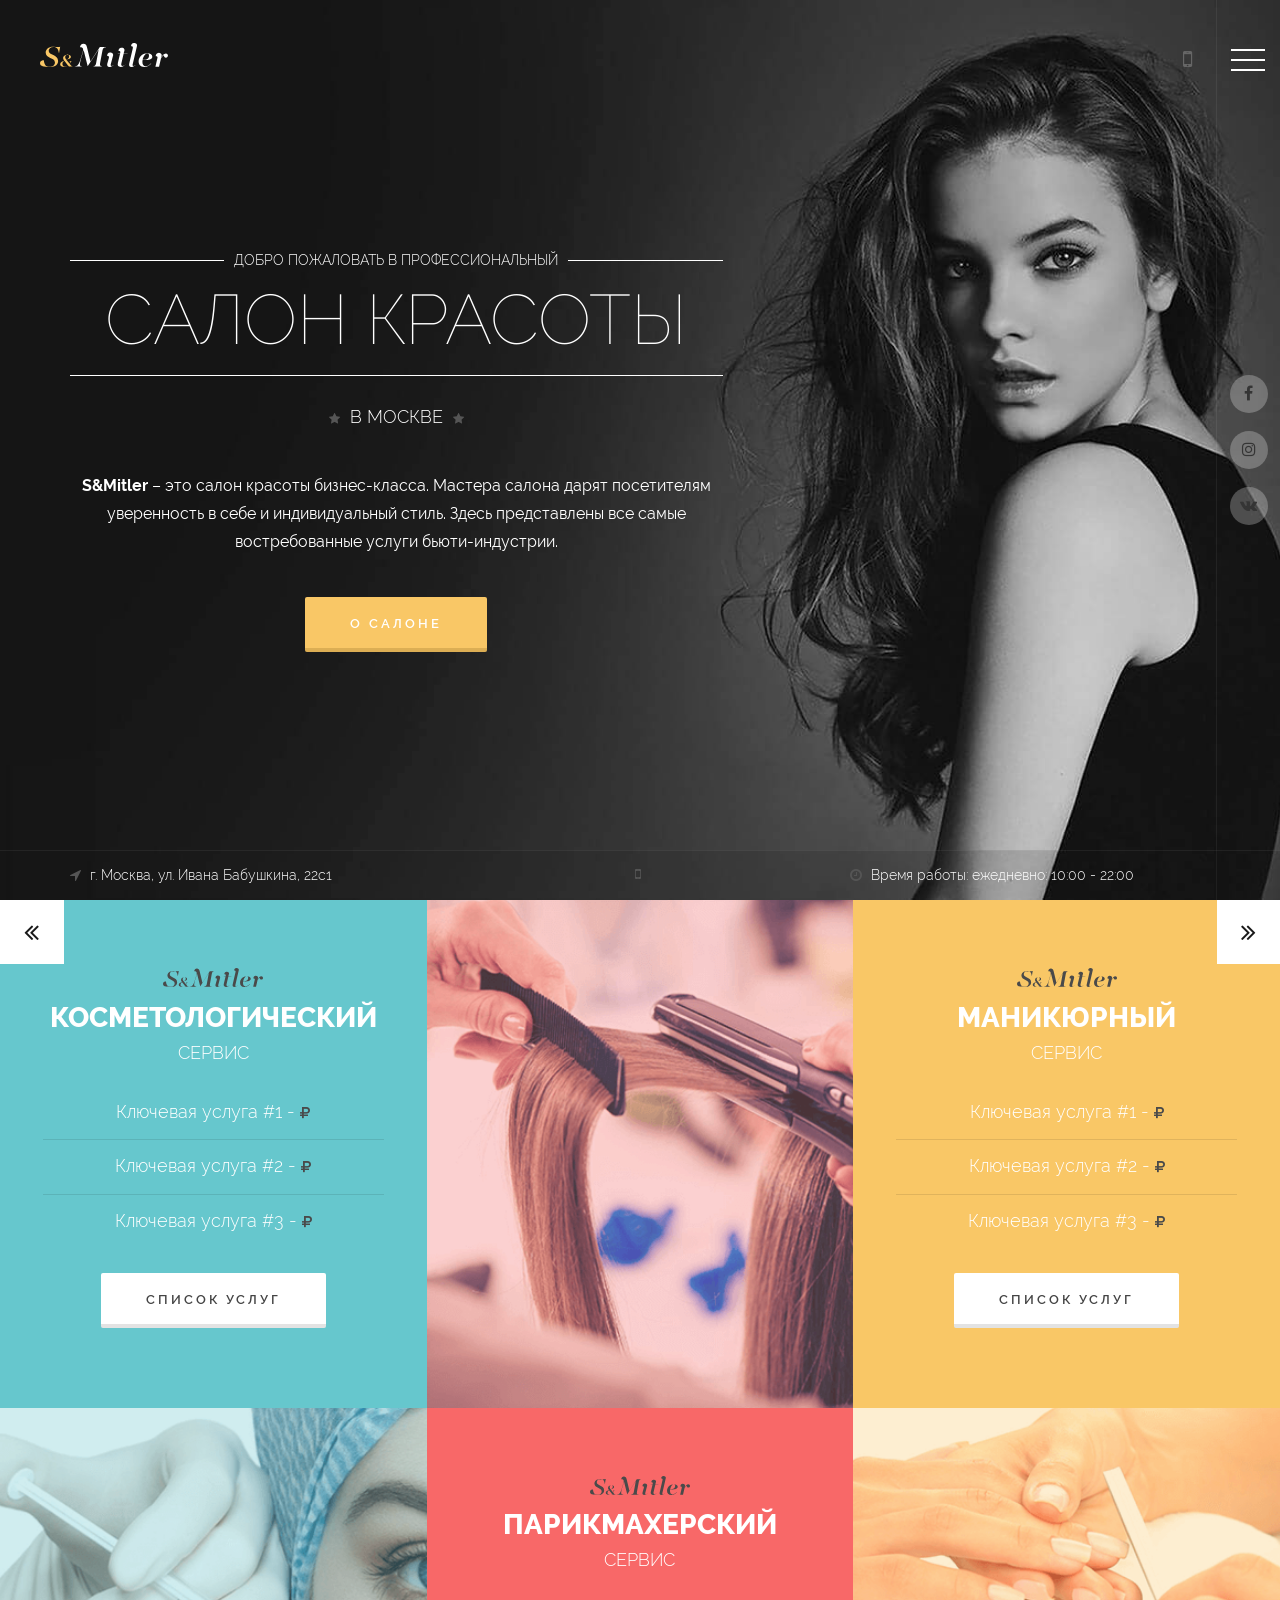
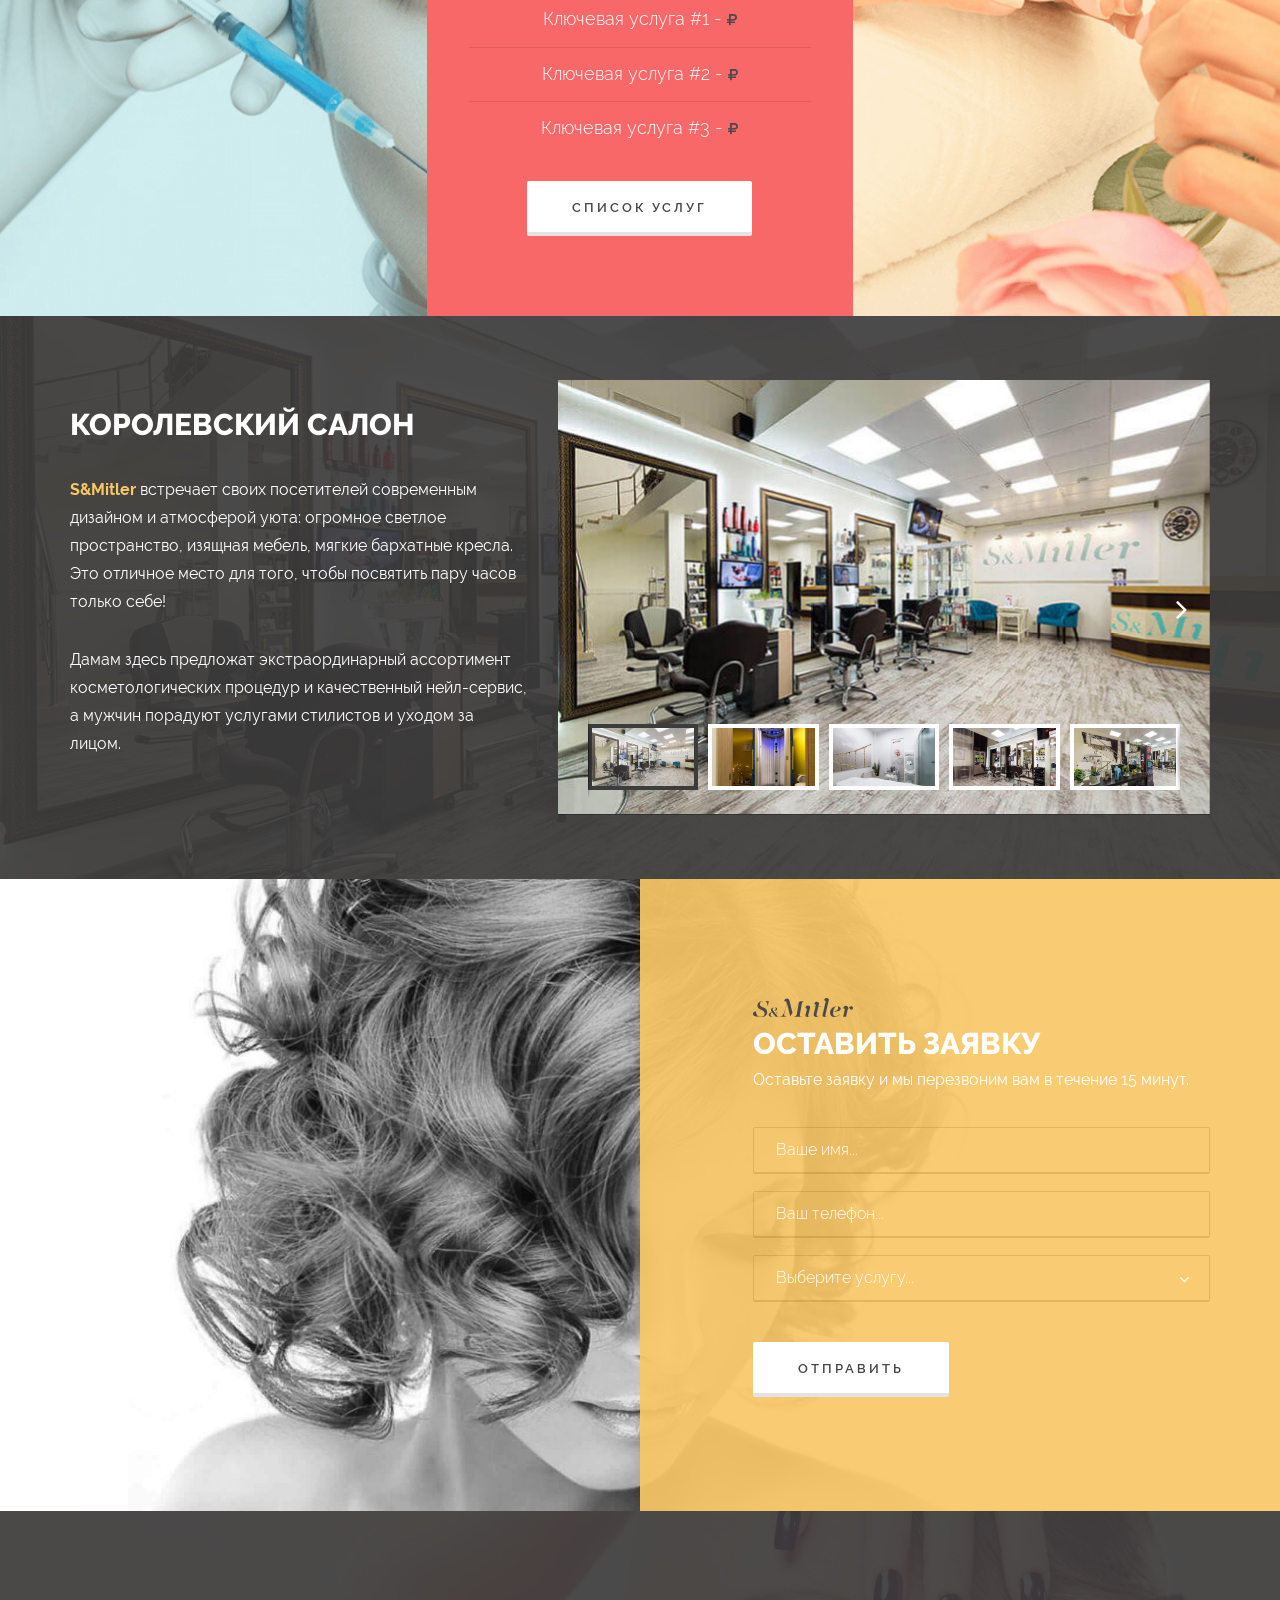
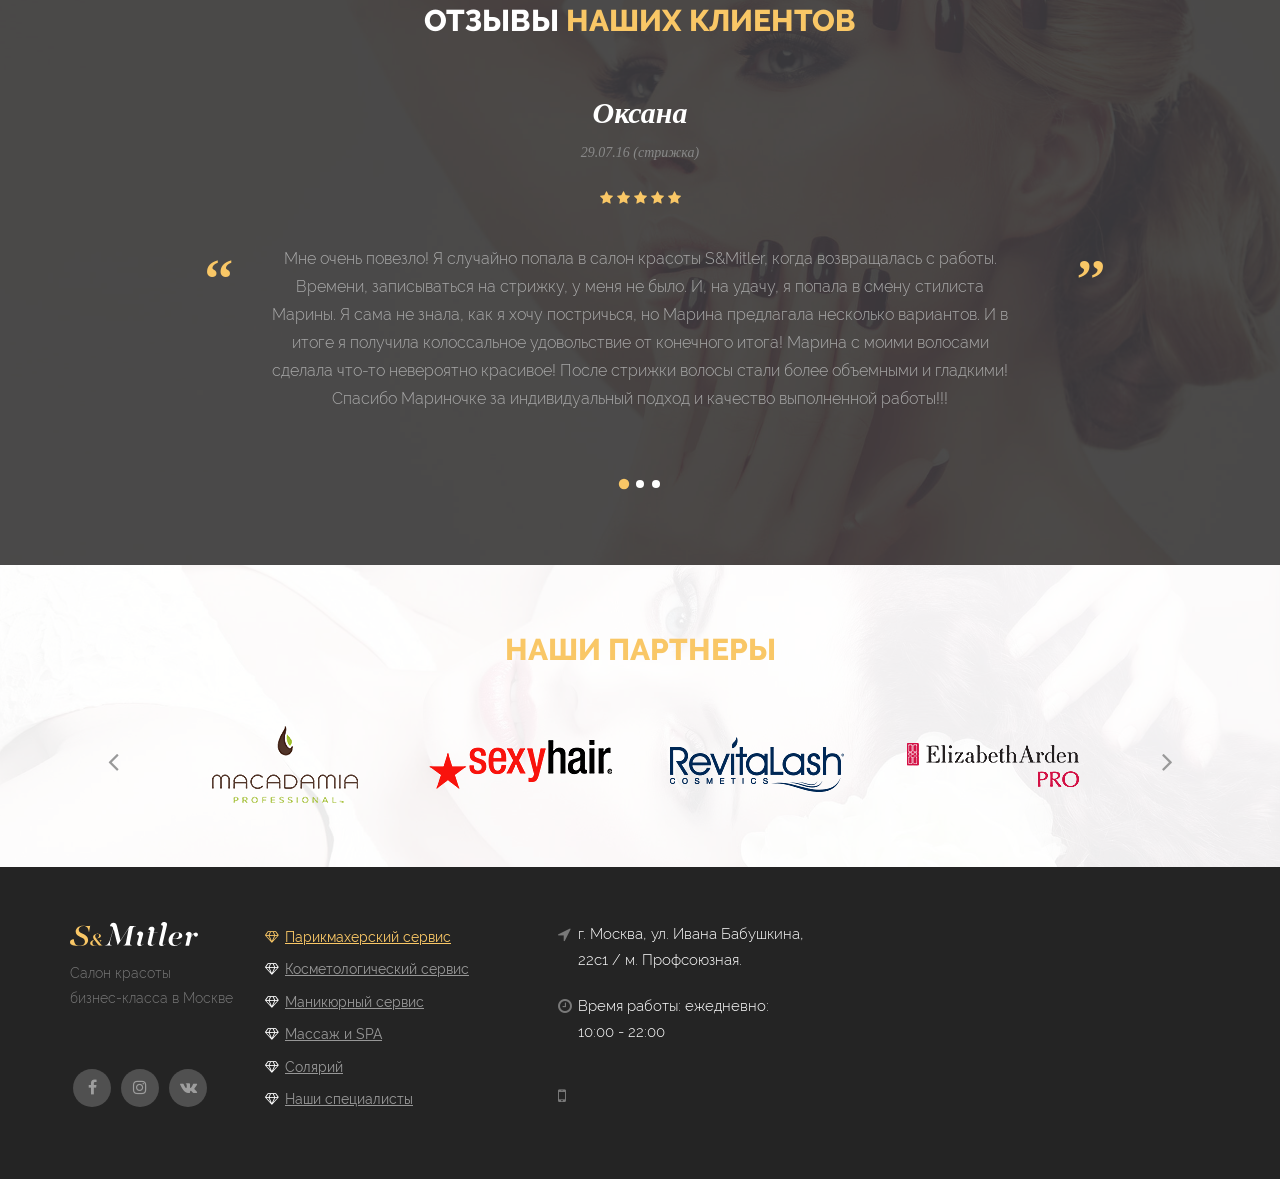
<file: smitler/index.html>
<!DOCTYPE html>
<html lang="ru">

<head>

	<meta charset="utf-8">

	<title>Smitler</title>
	<meta name="description" content="">

	<meta http-equiv="X-UA-Compatible" content="IE=edge">
	<meta name="viewport" content="width=device-width, initial-scale=1, maximum-scale=1">

	<meta property="og:image" content="path/to/image.jpg">
	<link rel="shortcut icon" href="img/favicon/favicon.png" type="image/png">
	<link rel="apple-touch-icon" href="img/favicon/apple-touch-icon.png">
	<link rel="apple-touch-icon" sizes="72x72" href="img/favicon/apple-touch-icon-72x72.png">
	<link rel="apple-touch-icon" sizes="114x114" href="img/favicon/apple-touch-icon-114x114.png">

	<!-- Chrome, Firefox OS and Opera -->
	<meta name="theme-color" content="#000">
	<!-- Windows Phone -->
	<meta name="msapplication-navbutton-color" content="#000">
	<!-- iOS Safari -->
	<meta name="apple-mobile-web-app-status-bar-style" content="#000">

	<style>body { opacity: 0; overflow-x: hidden; } html { background-color: #151515; }</style>

</head>

<body class="ishome">

	<div class="preloader"><div class="pulse"></div></div>

	<div id="my-page">

		<div id="my-header">
			
			<header class="site-header" style="background-image: url(img/top-bg.jpg)">
				
				<div class="top-line">

					<a href="#" class="logo"><img src="img/logo-1.svg" alt="Салон красоты Смитлер"></a>

					<div class="phone hidden-xs"><i class="fa fa-mobile"></i> +7 (495) 922-77-73</div>

					<a href="#my-menu" class="hamburger hamburger--emphatic">
						<span class="hamburger-box"><span class="hamburger-inner"></span></span>
					</a>
					<nav id="my-menu">
						<ul>
							<li><a href="#">Парикмахерский сервис</a></li>
							<li><a href="#">Косметологический сервис</a></li>
							<li><a href="#">Маникюрный сервис</a></li>
							<li><a href="#">Массаж и SPA</a></li>
							<li><a href="#">Солярий</a></li>
							<li><a href="#">Наши специалисты</a></li>
							<li><a href="#">Новости</a></li>
							<li><a href="#">Прайс-лист</a></li>
							<li><a href="#">Наши сертификаты</a></li>
							<li><a href="#">О салоне</a></li>
						</ul>
					</nav>
					
				</div>

				<div class="header-flex">
					
					<div class="flex-center">
						<div class="container">
							<div class="row">
								
								<div class="col-sm-7 col-xs-10">
									
									<div class="header-composition">

										<div class="welcome">
											<p><span>Добро пожаловать в профессиональный</span></p>
											<h1>Салон красоты</h1>
											<strong><i class="fa fa-star"></i>в Москве<i class="fa fa-star"></i></strong>
										</div>

										<p><strong>S&amp;Mitler</strong> – это салон красоты бизнес-класса. Мастера салона дарят посетителям уверенность в себе и индивидуальный стиль. Здесь представлены все самые востребованные услуги бьюти-индустрии.</p>
										<a href="#" class="button">О салоне</a>

									</div>

								</div>

							</div>
						</div>
					</div>

				</div>

				<div class="header-social">
					<nav class="soc">
						<ul>
							<li><a href="#"><i class="fa fa-facebook"></i></a></li>
							<li><a href="#"><i class="fa fa-instagram"></i></a></li>
							<li><a href="#"><i class="fa fa-vk"></i></a></li>
						</ul>
					</nav>
				</div>

				<div class="header-contacts">
					<div class="container">
						<div class="row">
							<div class="col-md-4 col-sm-6">
								<i class="fa fa-location-arrow"></i> г. Москва, ул. Ивана Бабушкина, 22с1
							</div>
							<div class="col-md-4 col-sm-6">
								<i class="fa fa-mobile"></i> +7 (495) 922-77-73
							</div>
							<div class="col-md-4 hidden-sm hidden-xs">
								<i class="fa fa-clock-o"></i> Время работы: ежедневно: 10:00 - 22:00
							</div>
						</div>
					</div>
				</div>

			</header>

		</div>

		<div id="my-content">
		
			<section class="s-services">
				
				<div class="carousel-services owl-carousel">

					<div class="carousel-services-item">
						<div class="carousel-services-content">
							<div class="carousel-service-composition">
								<div class="carousel-logo">
									<img src="img/logo-2.svg" alt="Смитлер - салон красоты">
								</div>
								<h3>Косметологический сервис</h3>
								<ul class="carousel-services-list">
									<li>Ключевая услуга #1 - <strong>8500 <i class="fa fa-rub"></i></strong></li>
									<li>Ключевая услуга #2 - <strong>3600 <i class="fa fa-rub"></i></strong></li>
									<li>Ключевая услуга #3 - <strong>9800 <i class="fa fa-rub"></i></strong></li>
								</ul>
								<a href="#" class="button button-white">Список услуг</a>
							</div>
						</div>
						<div class="carousel-services-image" style="background-image: url(img/service.png);"></div>
					</div>

					<div class="carousel-services-item">
						<div class="carousel-services-content">
							<div class="carousel-service-composition">
								<div class="carousel-logo">
									<img src="img/logo-2.svg" alt="Смитлер - салон красоты">
								</div>
								<h3>Парикмахерский сервис</h3>
								<ul class="carousel-services-list">
									<li>Ключевая услуга #1 - <strong>8500 <i class="fa fa-rub"></i></strong></li>
									<li>Ключевая услуга #2 - <strong>3600 <i class="fa fa-rub"></i></strong></li>
									<li>Ключевая услуга #3 - <strong>9800 <i class="fa fa-rub"></i></strong></li>
								</ul>
								<a href="#" class="button button-white">Список услуг</a>
							</div>
						</div>
						<div class="carousel-services-image" style="background-image: url(img/service2.png);"></div>
					</div>

					<div class="carousel-services-item">
						<div class="carousel-services-content">
							<div class="carousel-service-composition">
								<div class="carousel-logo">
									<img src="img/logo-2.svg" alt="Смитлер - салон красоты">
								</div>
								<h3>Маникюрный сервис</h3>
								<ul class="carousel-services-list">
									<li>Ключевая услуга #1 - <strong>8500 <i class="fa fa-rub"></i></strong></li>
									<li>Ключевая услуга #2 - <strong>3600 <i class="fa fa-rub"></i></strong></li>
									<li>Ключевая услуга #3 - <strong>9800 <i class="fa fa-rub"></i></strong></li>
								</ul>
								<a href="#" class="button button-white">Список услуг</a>
							</div>
						</div>
						<div class="carousel-services-image" style="background-image: url(img/service3.png);"></div>
					</div>

					<div class="carousel-services-item">
						<div class="carousel-services-content">
							<div class="carousel-service-composition">
								<div class="carousel-logo">
									<img src="img/logo-2.svg" alt="Смитлер - салон красоты">
								</div>
								<h3>Массаж и SPA сервис</h3>
								<ul class="carousel-services-list">
									<li>Ключевая услуга #1 - <strong>8500 <i class="fa fa-rub"></i></strong></li>
									<li>Ключевая услуга #2 - <strong>3600 <i class="fa fa-rub"></i></strong></li>
									<li>Ключевая услуга #3 - <strong>9800 <i class="fa fa-rub"></i></strong></li>
								</ul>
								<a href="#" class="button button-white">Список услуг</a>
							</div>
						</div>
						<div class="carousel-services-image" style="background-image: url(img/service.png);"></div>
					</div>

				</div>

			</section>

			<section class="s-king inverse section-overlay" style="background-image: url(img/photos/foto-19.jpg);">
				
				<div class="container">
					<div class="row">
						<div class="col-md-5">
							
							<h2>Королевский салон</h2>
							<p><strong>S&amp;Mitler</strong> встречает своих посетителей современным дизайном и атмосферой уюта: огромное светлое пространство, изящная мебель, мягкие бархатные кресла.  Это отличное место для того, чтобы посвятить пару часов только себе!</p>
							<p>Дамам здесь предложат экстраординарный ассортимент косметологических процедур и качественный нейл-сервис, а мужчин порадуют услугами стилистов и уходом за лицом.</p>

						</div>
						<div class="col-md-7">
							
							<div class="section-gallery fotorama" data-nav="thumbs" data-thumbwidth="110.5" data-thumbheight="66" data-thumbmargin="10" data-thumbborderwidth="4">

								<img src="img/photos/small/foto-19.jpg" alt="Фото салона красоты">
  							<img src="img/photos/small/foto-15.jpg" alt="Фото салона красоты">
  							<img src="img/photos/small/foto-13.jpg" alt="Фото салона красоты">
  							<img src="img/photos/small/foto-16.jpg" alt="Фото салона красоты">
  							<img src="img/photos/small/foto-23.jpg" alt="Фото салона красоты">
  							<img src="img/photos/small/foto-18.jpg" alt="Фото салона красоты">
  							<img src="img/photos/small/foto-19.jpg" alt="Фото салона красоты">
  							<img src="img/photos/small/foto-13.jpg" alt="Фото салона красоты">
small/
							</div>

						</div>
					</div>
				</div>

			</section>

			<section class="s-call inverse" style="background-image: url(img/madama.jpg);">
				
				<div class="container">
					<div class="row">
						
						<div class="col-md-5 col-md-offset-7 col-sm-6 col-sm-offset-6">
							
							<form class="callback">

								<div class="success"><span>Спасибо за заявку!</span></div>

								<!-- Hidden Required Fields -->
								<input type="hidden" name="project_name" value="Site Name">
								<input type="hidden" name="admin_email" value="admin@mail.com">
								<input type="hidden" name="form_subject" value="Form Subject">
								<!-- END Hidden Required Fields -->

								<input type="hidden" name="Страница" value="">

								<div class="callback-logo"><img  src="img/logo-2.svg" alt="Смитлер - салон красоты"></div>
								<div class="formhead">Оставить заявку</div>
								<p>Оставьте заявку и мы перезвоним вам в течение 15 минут.</p>

								<input type="text" name="Имя" placeholder="Ваше имя..." required>
								<input type="text" name="Телефон" placeholder="Ваш телефон..." required>
								<select name="Услуга">
									<option disabled selected value>Выберите услугу...</option>
									<option>Парикмахерский сервис</option>
									<option>Косметологический сервис</option>
									<option>Маникюрный сервис</option>
									<option>Массаж и SPA</option>
									<option>Солярий</option>
								</select>
								<button class="button button-white">Отправить</button>
							</form>

						</div>

					</div>
				</div>

			</section>

			<section class="s-review inverse section-overlay" style="background-image: url(img/bg-2.jpg);">
				<div class="container">
					<div class="row">
						
						<div class="col-sm-12">
							<h2 class="text-center h-first">Отзывы наших клиентов</h2>
						</div>
						
						<div class="col-sm-8 col-sm-offset-2">
							<div class="quotes"></div>
							<div class="reviews owl-carousel">

								<div class="review">
									<div class="review-header">Оксана</div>
									<div class="review-date">29.07.16 (стрижка)</div>
									<div class="review-stars">
										<i class="fa fa-star"></i><i class="fa fa-star"></i><i class="fa fa-star"></i><i class="fa fa-star"></i><i class="fa fa-star"></i>
									</div>
									<div class="review-text">Мне очень повезло! Я случайно попала в салон красоты S&amp;Mitler, когда возвращалась с работы. Времени, записываться на стрижку, у меня не было. И, на удачу, я попала в смену стилиста Марины. Я сама не знала, как я хочу постричься, но Марина предлагала несколько вариантов. И в итоге я получила колоссальное удовольствие от конечного итога! Марина с моими волосами сделала что-то невероятно красивое! После стрижки волосы стали более объемными и гладкими! Спасибо Мариночке за индивидуальный подход и качество выполненной работы!!!</div>
								</div>

								<div class="review">
									<div class="review-header">Александра</div>
									<div class="review-date">29.07.16 (стрижка)</div>
									<div class="review-stars">
										<i class="fa fa-star"></i><i class="fa fa-star"></i><i class="fa fa-star"></i><i class="fa fa-star"></i><i class="fa fa-star"></i>
									</div>
									<div class="review-text">Мне очень повезло! Я случайно попала в салон красоты S&amp;Mitler, когда возвращалась с работы. Времени, записываться на стрижку, у меня не было. И, на удачу, я попала в смену стилиста Марины. Я сама не знала, как я хочу постричься, но Марина предлагала несколько вариантов. И в итоге я получила колоссальное удовольствие от конечного итога! Марина с моими волосами сделала что-то невероятно красивое! После стрижки волосы стали более объемными и гладкими! Спасибо Мариночке за индивидуальный подход и качество выполненной работы!!!</div>
								</div>

								<div class="review">
									<div class="review-header">Максим</div>
									<div class="review-date">29.07.16 (стрижка)</div>
									<div class="review-stars">
										<i class="fa fa-star"></i><i class="fa fa-star"></i><i class="fa fa-star"></i><i class="fa fa-star"></i><i class="fa fa-star"></i>
									</div>
									<div class="review-text">Мне очень повезло! Я случайно попала в салон красоты S&amp;Mitler, когда возвращалась с работы. Времени, записываться на стрижку, у меня не было. И, на удачу, я попала в смену стилиста Марины. Я сама не знала, как я хочу постричься, но Марина предлагала несколько вариантов. И в итоге я получила колоссальное удовольствие от конечного итога!</div>
								</div>

							</div>
						</div>

					</div>
				</div>
			</section>

			<section class="s-partners section-overlay" style="background-image: url(img/bg-3.jpg);">
				<div class="container">
					<div class="row">

						<div class="col-sm-12">
							<h2 class="text-center">Наши партнеры</h2>
						</div>

						<div class="col-sm-10 col-sm-offset-1">
							
							<div class="partners owl-carousel">
								
								<div class="partner">
									<img src="img/partners/brend1.png" alt="Партнер	">
								</div>

								<div class="partner">
									<img src="img/partners/brend2.png" alt="Партнер	">
								</div>

								<div class="partner">
									<img src="img/partners/brend3.png" alt="Партнер	">
								</div>

								<div class="partner">
									<img src="img/partners/brend4.png" alt="Партнер	">
								</div>

							</div>

						</div>
					</div>
				</div>
			</section>

		</div>

		<div id="my-footer">
			
			<footer class="main-footer">
				<div class="container">
					<div class="row">
						
						<div class="col-lg-2 col-sm-6">
							<div class="footer-column">

								<img class="logo-footer" src="img/logo-1.svg" alt="Салон красоты Смитлер">
								<p>Cалон красоты <br>бизнес-класса в Москве</p>
								<div class="social-footer">
									<nav class="soc">
										<ul>
											<li><a href="#"><i class="fa fa-facebook"></i></a></li>
											<li><a href="#"><i class="fa fa-instagram"></i></a></li>
											<li><a href="#"><i class="fa fa-vk"></i></a></li>
										</ul>
									</nav>
								</div>

							</div>
						</div>

						<div class="col-lg-3 col-sm-6">
							<div class="footer-column">

								<nav class="footer-menu">
									<ul>
										<li class="active"><a href="#">Парикмахерский сервис</a></li>
										<li><a href="#">Косметологический сервис</a></li>
										<li><a href="#">Маникюрный сервис</a></li>
										<li><a href="#">Массаж и SPA</a></li>
										<li><a href="#">Солярий</a></li>
										<li><a href="#">Наши специалисты</a></li>
									</ul>
								</nav>
								
							</div>
						</div>

						<div class="col-lg-3 col-sm-6">
							<div class="footer-column">
								
								<p><i class="fa fa-location-arrow"></i> г. Москва, ул. Ивана Бабушкина, 22с1 / м. Профсоюзная.</p>
								<p><i class="fa fa-clock-o"></i> Время работы: ежедневно: <br>10:00 - 22:00</p>
								<p><span class="footer-phone"><i class="fa fa-mobile"></i> +7 (495) 922-77-73</span></p>

							</div>
						</div>

						<div class="col-lg-4 col-sm-6">
							<div class="footer-column">
								
								<div class="map">
									<script type="text/javascript" charset="utf-8" async src="https://api-maps.yandex.ru/services/constructor/1.0/js/?sid=sqSnwqdlxYOehASwwyeusqXQ2yCYTtv_&amp;width=100%25&amp;height=200&amp;lang=ru_RU&amp;sourceType=constructor&amp;scroll=true"></script>
								</div>

							</div>
						</div>

					</div>
				</div>
			</footer>

		</div>


	</div>
		
	<div class="top" title="Наверх"><i class="fa fa-angle-double-up"></i></div>

	<link rel="stylesheet" href="css/main.min.css">
	<script src="js/scripts.min.js"></script>

</body>
</html>
</file>
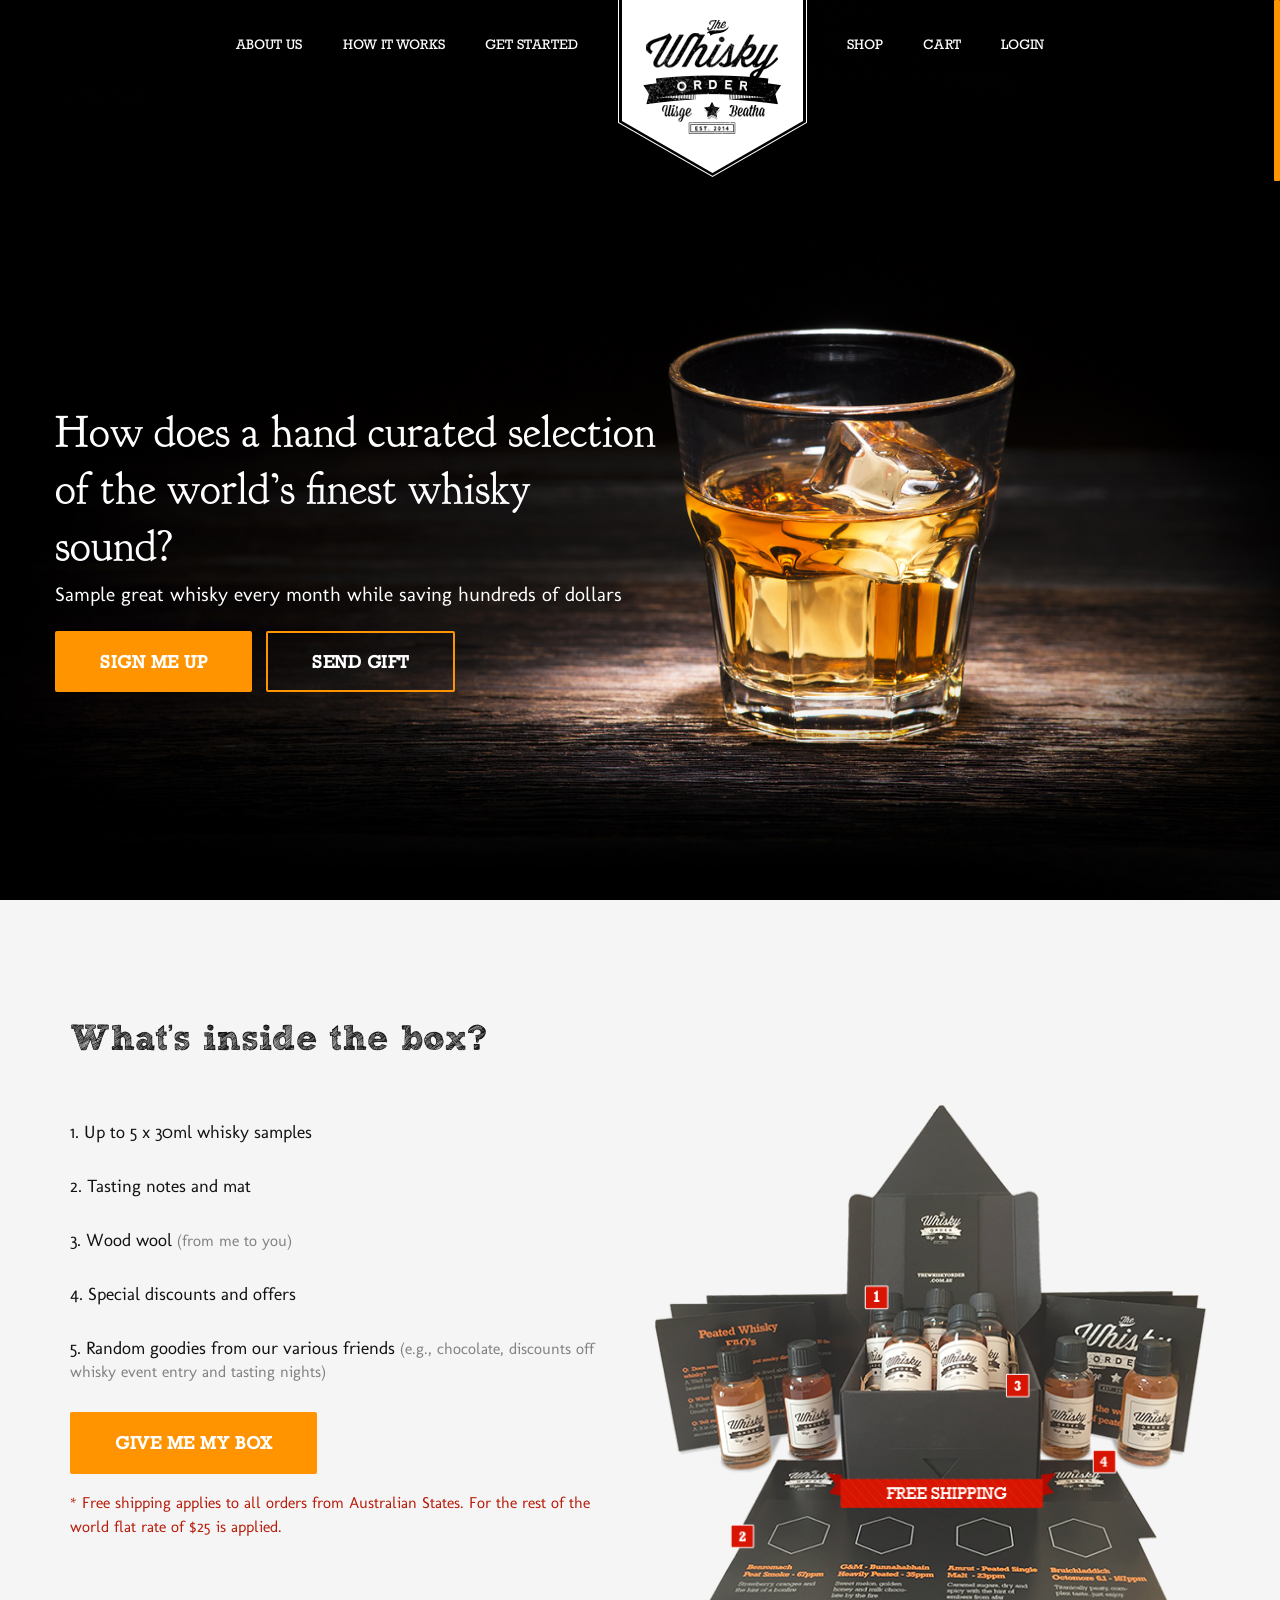
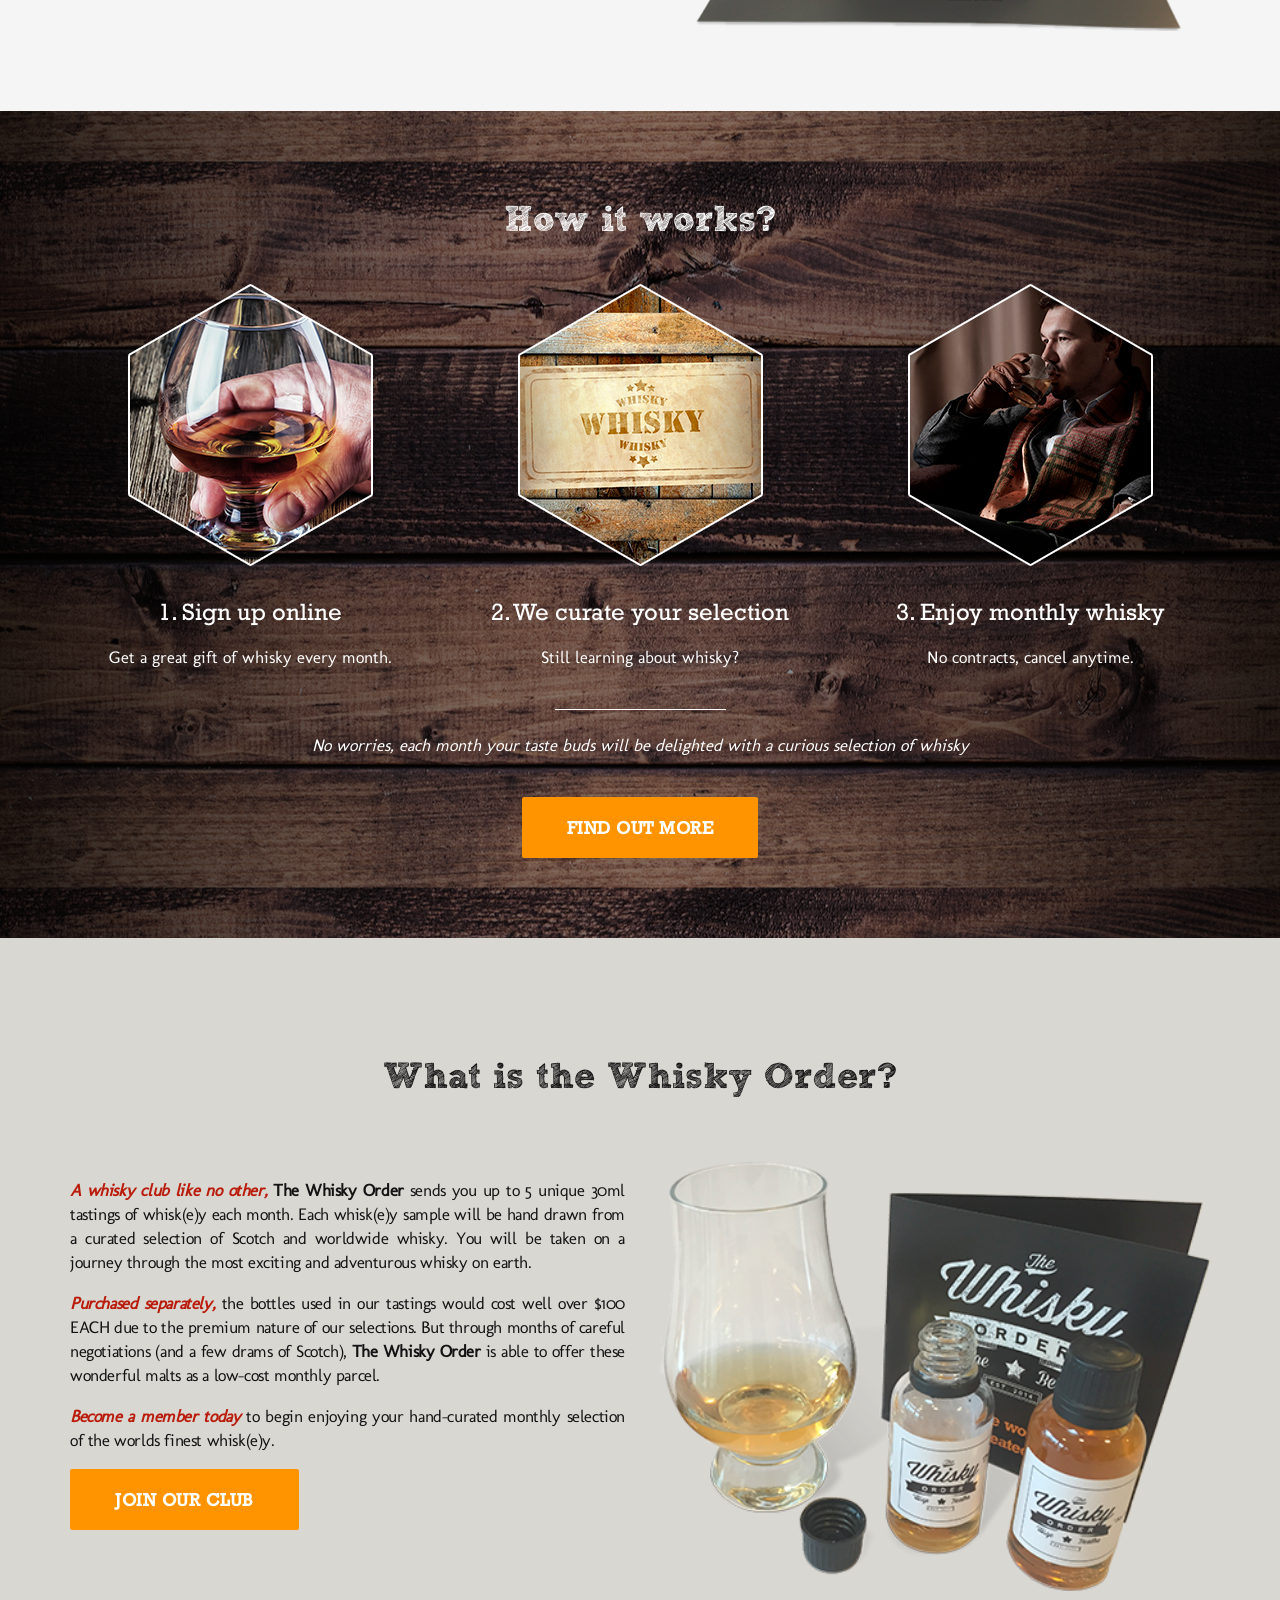
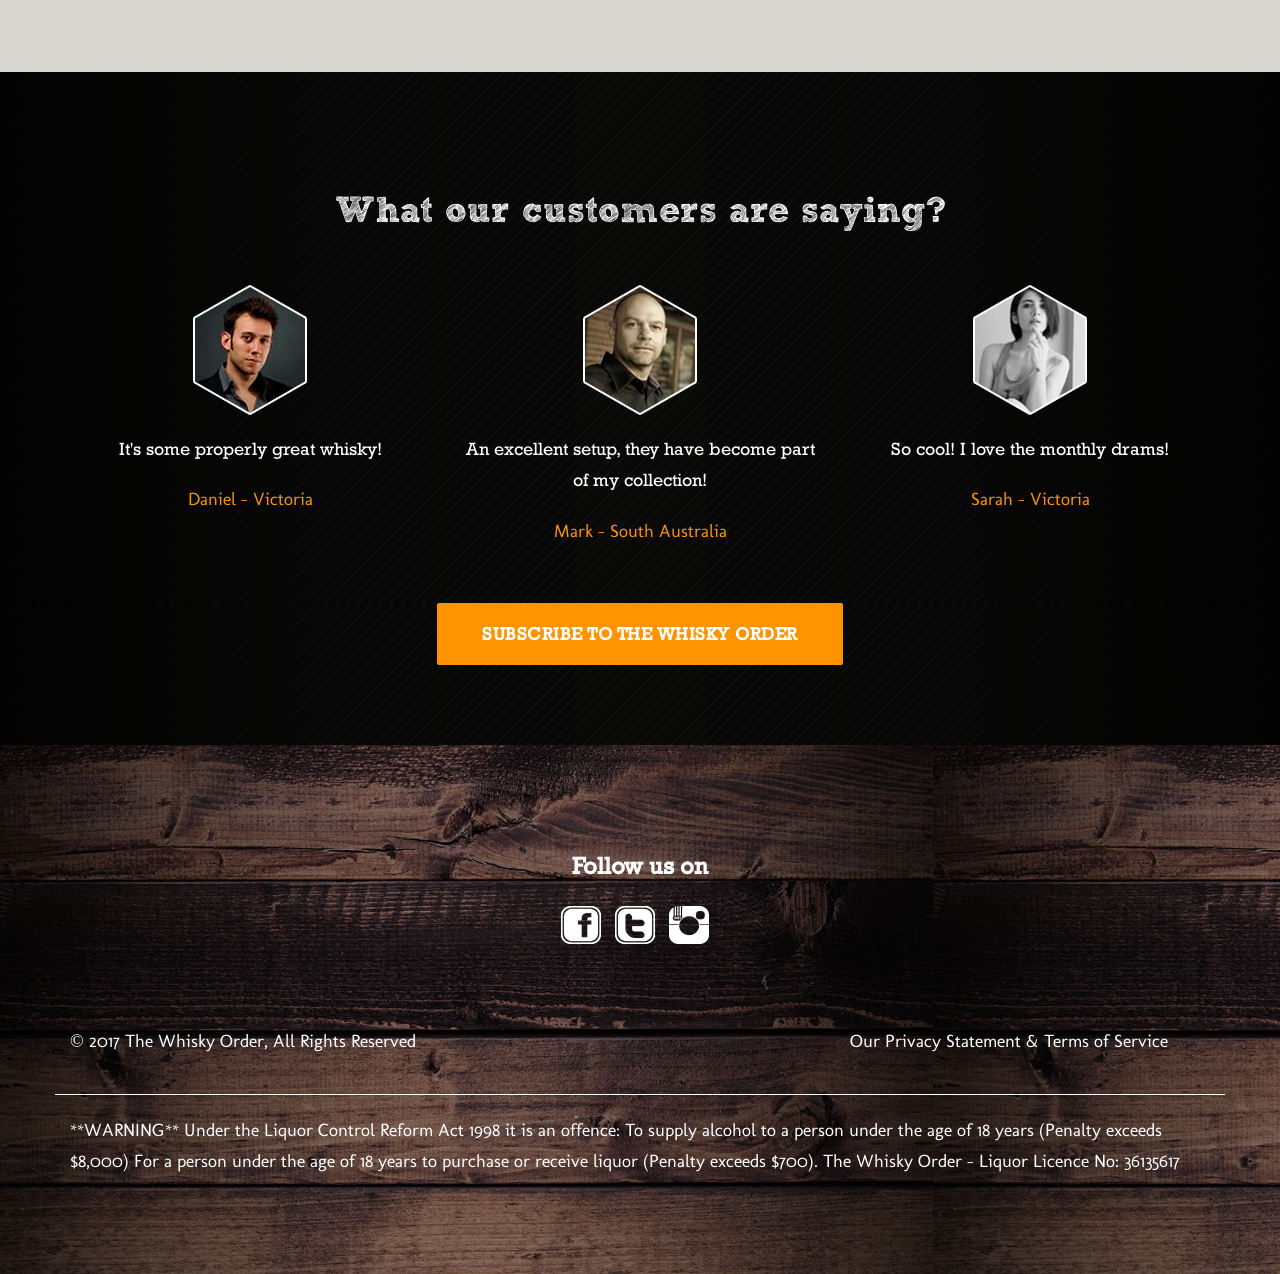
<file: whisky/index.html>
<!DOCTYPE html>
<html lang="en">

<head>

	<meta charset="utf-8">

	<title>Whisky Order</title>
	<meta name="description" content="">

	<meta http-equiv="X-UA-Compatible" content="IE=edge">
	<meta name="viewport" content="width=device-width, initial-scale=1, maximum-scale=1">

	<meta property="og:image" content="path/to/image.jpg">
	<link rel="shortcut icon" href="img/favicon/favicon.png" type="image/png">
	<link rel="apple-touch-icon" href="img/favicon/apple-touch-icon.png">
	<link rel="apple-touch-icon" sizes="72x72" href="img/favicon/apple-touch-icon-72x72.png">
	<link rel="apple-touch-icon" sizes="114x114" href="img/favicon/apple-touch-icon-114x114.png">
	<link href="https://fonts.googleapis.com/css?family=Exo" rel="stylesheet">



	<!-- Chrome, Firefox OS and Opera -->
	<meta name="theme-color" content="#db5945">
	<!-- Windows Phone -->
	<meta name="msapplication-navbutton-color" content="#000">
	<!-- iOS Safari -->
	<meta name="apple-mobile-web-app-status-bar-style" content="#000">
	<style>
		body {
			opacity: 0;
			overflow-x: hidden;
		}
		html {
			background-color: #fff;
		}
	</style>

</head>

<body>
<div class="loader_wrap">
	<div id="loader">
		<ul>
			<li></li>
			<li></li>
			<li></li>
			<li></li>
			<li></li>
			<li></li>
		</ul>
	</div>
</div>


<section class="section_top">
	<div class="top-line">
		<div class="container">
			<div class="row">
				<nav id="nav">
					<a href="#nav" title="Show navigation"><img src="img/open.png" alt=""></a>
					<a href="#" title="Hide navigation"><img src="img/close.png" alt="Whisky order"></a>
					<ul>
						<li><a href="/">About us</a></li>
						<li>
							<a href="/" aria-haspopup="true">How it works</a>
						</li>
						<li>
							<a href="/" aria-haspopup="true">Get started</a>
						</li>
						<li class="logo"><a href="/"><img src="img/logo.png" alt=""></a></li>
						<li><a href="">Shop</a></li>
						<li><a href="">Cart</a></li>
						<li><a href="">Login</a></li>
					</ul>
				</nav>
				<a href="index.html" class="mobile-logo"><img src="img/logo.png" alt=""></a>
			</div>
		</div>
	</div>
	<div class="header-flex">
		<div class="flex-center">
			<div class="container">


				<div class="row">
						<p class="top_text">
							How does a hand curated selection
							of the world’s finest whisky sound?
						</p>
						<p class="top_text_small">
							Sample great whisky every month while saving hundreds of dollars
						</p>
						<button class="button">Sign me up</button>
						<button class="button button-transparent">Send gift</button>
				</div>
			</div>
		</div>
	</div>
</section>

<section class="whats_inside">
	<div class="container">
		<div class="row">
			<div class="col-md-12">
				<h2 class="h2">
					What's inside the box?
				</h2>
			</div>
		</div>
		<div class="row">
			<div class="col-md-6 col-xs-12 col-md-push-6">
				<img src="img/img_box.png" alt="">
			</div>
			<div class="col-md-6 col-xs-12 col-md-pull-6">
				<ul>
					<li>1. Up to 5 x 30ml whisky samples</li>
					<li>2. Tasting notes and mat</li>
					<li>3. Wood wool <span>(from me to you)</span></li>
					<li>4. Special discounts and offers</li>
					<li>5. Random goodies from our various friends
						<span>(e.g., chocolate, discounts off whisky event entry
						and tasting nights)</span></li>
				</ul>
				<button class="button">Give me my box</button>
				<p>
					* Free shipping applies to all orders from Australian States.
					For the rest of the world flat rate of $25 is applied.
				</p>
			</div>
		</div>
	</div>
</section>

<section class="how_it_works">
	<div class="container">
		<div class="row">
			<h2 class="h2">
				How it works?
			</h2>
		</div>
		<div class="row">
			<div class="col-md-4">
				<img src="img/hiw1.png" alt="">
				<p class="hiw_text">
					1. Sign up online
				</p>

				<p class="hiw_text_small">
					Get a great gift of whisky every month.
				</p>
			</div>
			<div class="col-md-4">
				<img src="img/hiw2.png" alt="">
				<p class="hiw_text">
					2. We curate your selection
				</p>
				<p class="hiw_text_small">
					Still learning about whisky?
				</p>
			</div>
			<div class="col-md-4">
				<img src="img/hiw3.png" alt="">
				<p class="hiw_text">
					3. Enjoy monthly whisky
				</p>

				<p class="hiw_text_small">
					No contracts, cancel anytime.
				</p>
			</div>
			<div class="col-md-12">
				<p class="line" style="margin-top: 20px">

				</p>
				<p class="hiw_text_small" style="margin-top: 20px"><i>
					No worries, each month your taste buds will be
					delighted with a curious selection of whisky</i>
				</p>
				<button class="button" style="margin-top: 20px;">Find out more</button>
			</div>
		</div>
	</div>
</section>

<section class="whisky_order">
	<div class="container">
		<div class="row">
			<div class="col-md-12">
				<h2 class="h2">
					What is the Whisky Order?
				</h2>
			</div>
		</div>
		<div class="row">
			<div class="col-md-6 col-md-push-6 col-xs-12">
				<img src="img/order.png" alt="">
			</div>
			<div class="col-md-6 col-md-pull-6 col-xs-12">
				<p>
					<b><span>A whisky club like no other,</span> The Whisky Order</b> sends you up to 5 unique 30ml tastings of whisk(e)y each month. Each whisk(e)y sample will be hand drawn from a curated selection of Scotch and worldwide whisky. You will be taken on a journey through the most exciting and adventurous whisky on earth.
				</p>

				<p>
					<b><span>Purchased separately,</span></b> the bottles used in our tastings would cost well over $100 EACH due to the premium nature of our selections. But through months of careful negotiations (and a few drams of Scotch), <b>The Whisky Order</b> is able to offer these wonderful malts as a low-cost monthly parcel.
				</p>
				<p>
					<b><span>Become a member today</span></b> to begin enjoying your hand-curated monthly selection of the worlds finest whisk(e)y.
				</p>
				<button class="button">Join our club</button>
			</div>
		</div>
	</div>
</section>

<section class="customers">
	<div class="container">
		<div class="row">
			<h2 class="h2">What our customers are saying?</h2>
		</div>
		<div class="row">
			<div class="col-md-4">
				<img src="img/client1.png" alt="">
				<p class="quote">
					It's some properly great whisky!
				</p>
				<p class="name">
					Daniel - Victoria
				</p>
			</div>
			<div class="col-md-4">
				<img src="img/client2.png" alt="">
				<p class="quote">
					An excellent setup, they have become part of my collection!
				</p>
				<p class="name">
					Mark - South Australia
				</p>
			</div>
			<div class="col-md-4">
				<img src="img/client3.png" alt="">
				<p class="quote">
					So cool! I love the monthly drams!
				</p>
				<p class="name">
					Sarah - Victoria
				</p>
			</div>
			<div class="col-md-12">
				<button class="button">Subscribe to the whisky order</button>
			</div>
		</div>
	</div>
</section>

<section class="footer">
	<div class="container">
		<div class="row">
			<div class="col-md-12">
				<h2 class="h2">Follow us on</h2>
			</div>
		</div>
		<div class="row footer_row">
			<div class="col-md-push-4 col-md-4 col-sm-4 col-sm-push-4 col-xs-12" style="text-align: center; margin-bottom: 20px;">
				<a href="#"><img src="img/fb.png" alt=""></a>
				<a href="#"><img src="img/twitter.png" alt=""></a>
				<a href="#"><img src="img/insta.png" alt=""></a>
			</div>

			<div class="col-md-4 col-md-pull-4 col-sm-4 col-sm-pull-4 lower">
				<p>&copy; 2017 The Whisky Order, All Rights Reserved</p>
			</div>

			<div class="col-md-4 col-xs-12 lower col-sm-4">
				<p>Our Privacy Statement & Terms of Service</p>
			</div>

		</div>
		<div class="row">
			<div class="col-md-12">
				<p>
					**WARNING** Under the Liquor Control Reform Act 1998 it is an offence: To supply alcohol to a person under the age of 18 years (Penalty exceeds $8,000) For a person under the age of 18 years to purchase or receive liquor (Penalty exceeds $700). The Whisky Order - Liquor Licence No: 36135617
				</p>
			</div>
		</div>
	</div>
</section>

<link rel="stylesheet" href="css/main.min.css">
<script src="js/scripts.min.js"></script>

</body>
</html>
</file>
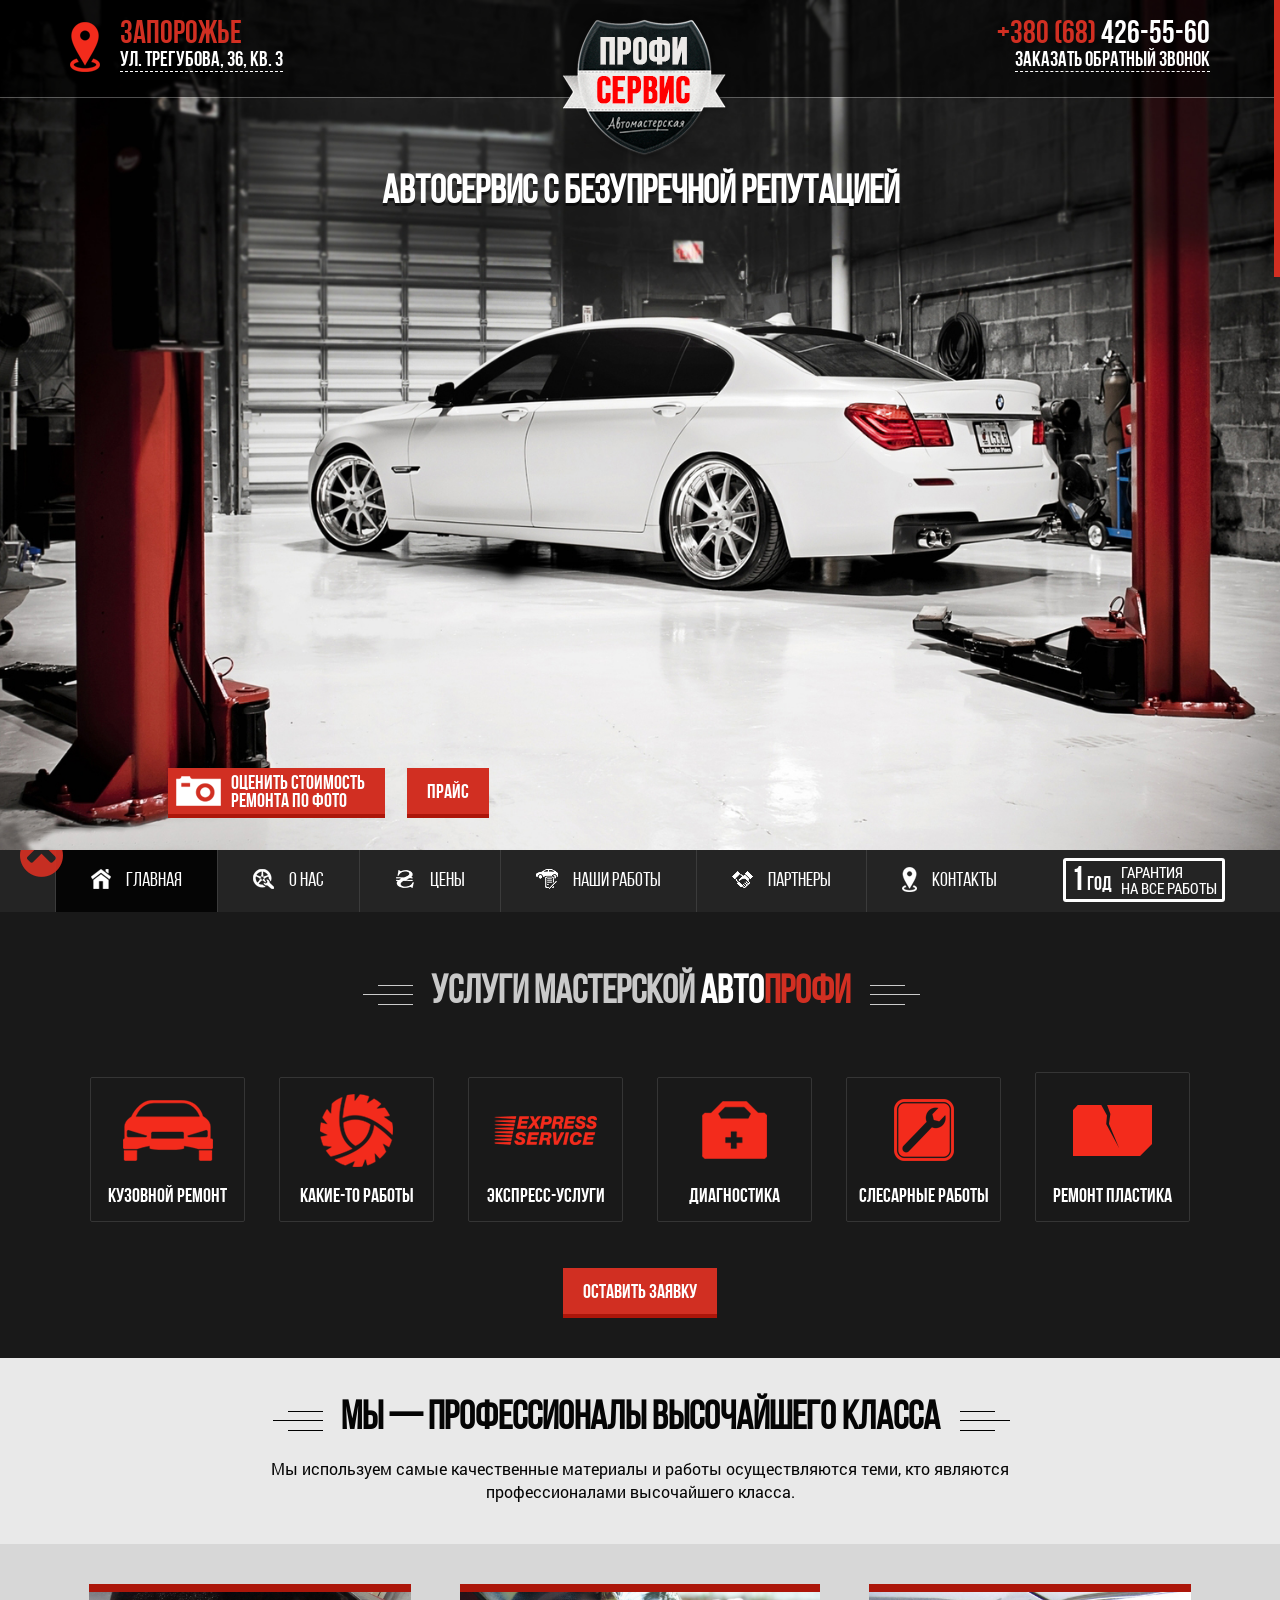
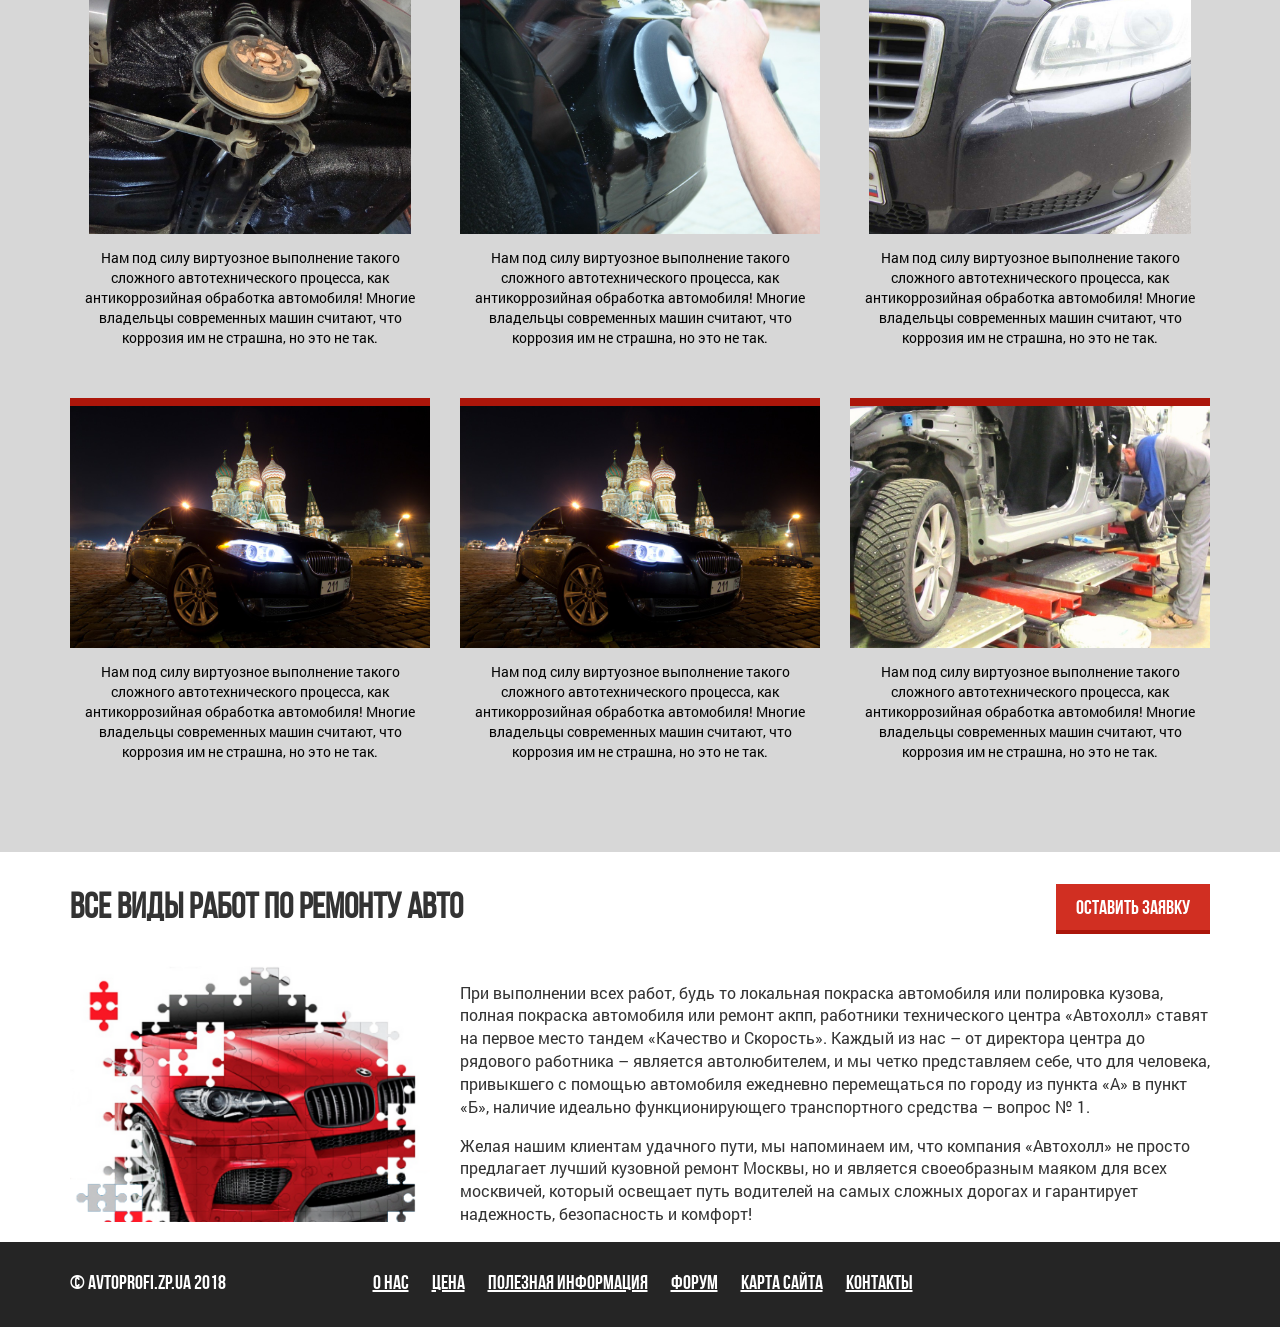
<file: avtoprofi/template_bootstrap/index.html>
<!DOCTYPE html>
<!--[if lt IE 7]><html lang="ru" class="lt-ie9 lt-ie8 lt-ie7"><![endif]-->
<!--[if IE 7]><html lang="ru" class="lt-ie9 lt-ie8"><![endif]-->
<!--[if IE 8]><html lang="ru" class="lt-ie9"><![endif]-->
<!--[if gt IE 8]><!-->
<html lang="ru">
<!--<![endif]-->
<head>
	<meta charset="utf-8" />

	<title>Авто-профи</title>
	<meta content="" name="description" />
	<meta content="" property="og:image" />
	<meta content="" property="og:description" />
	<meta content="" property="og:site_name" />
	<meta content="website" property="og:type" />

	<meta content="telephone=no" name="format-detection" />
	<meta http-equiv="x-rim-auto-match" content="none">

	<meta http-equiv="X-UA-Compatible" content="IE=edge" />
	<meta name="viewport" content="width=device-width, initial-scale=1.0" />

	<link rel="shortcut icon" href="img/logo2.png" />

	<link rel="stylesheet" href="libs/bootstrap/bootstrap-grid-3.3.1.min.css" />
	<link rel="stylesheet" href="libs/font-awesome-4.2.0/css/font-awesome.min.css" />
	<link rel="stylesheet" href="libs/fancybox/jquery.fancybox.css" />
	<link rel="stylesheet" href="libs/owl-carousel/owl.carousel.css" />
	<link rel="stylesheet" href="libs/countdown/jquery.countdown.css" />
	<link rel="stylesheet" href="css/fonts.css" />
	<link rel="stylesheet" href="css/main.css" />
	<link rel="stylesheet" href="css/media.css" />
	<link href="https://maxcdn.bootstrapcdn.com/font-awesome/4.7.0/css/font-awesome.min.css" rel="stylesheet" integrity="sha384-wvfXpqpZZVQGK6TAh5PVlGOfQNHSoD2xbE+QkPxCAFlNEevoEH3Sl0sibVcOQVnN" crossorigin="anonymous">
</head>
<body>
<div id="top"><i class="fa fa-chevron-circle-up" aria-hidden="true"></i></div>
	<header>
		<div class="top_line">
			<div class="container">
				<div class="row">
					<div class="col-md-4 col-xs-6">
						<div class="top_address">
							<strong>Запорожье</strong>
							<a class="fancybox" href="#map">ул. Трегубова, 36, кв. 3</a>
						</div>
					</div>
					<div class="col-md-4 col-xs-12">
						<div class="logo_wrap">
							<a href="#" class="logo"><img src="img/logo2.png" alt="Автосервис в Запорожье Авто-Профи"></a>
						</div>
					</div>
					<div class="col-md-4 ">
						<div class="top_address ta_right">
							<strong>+380 (68) <span>426-55-60</span></strong>
							<a class="fancybox" href="#callback">Заказать обратный звонок</a>
						</div>
					</div>
				</div>
			</div>
		</div>
		<div class="container">
			<div class="row">
				<div class="col-md-12">
					<h1>Автосервис с безупречной репутацией</h1>
				</div>
			</div>
		</div>
		<div class="buttons_top">
			<div class="container">
				<div class="row">
					<div class="col-md-1"></div>
					<div class="col-md-11">
						<a href="#" class="button st_button">Оценить стоимость <br>ремонта по фото</a>
						<a href="#" class="button">Прайс</a>
					</div>
				</div>
			</div>
		</div>
	</header>
	<nav class="top_mnu">
		<div class="container">
			<div class="row">
				<ul>
					<li class="active"><a href="#"> <img src="img/header_icons/main.png" alt="Главная страница">Главная</a></li>
					<li><a href="#"><img src="img/header_icons/about.png" alt="Страница о нас">О нас</a></li>
					<li><a href="#"><img src="img/header_icons/price.png" alt="Странциа с ценами">Цены</a></li>
					<li><a href="#"><img src="img/header_icons/our_works.png" alt="Наши работы">Наши работы</a></li>
					<li><a href="#"><img src="img/header_icons/partners.png" alt="Наши партнеры">Партнеры</a></li>
					<li><a href="#"><img src="img/header_icons/contacts.png" alt="Контакты">Контакты</a></li>
				</ul>
				<div class="warranty">
					<div class="w_left"><span>1</span> год</div>
					<div class="w_right">Гарантия <br> на все работы</div>
				</div>
			</div>
		</div>
	</nav>

	<section class="main_cats s_black">
		<div class="container">
			<div class="row">
				<div class="col-md-12">
					<h2>Услуги мастерской <strong>Авто</strong><span>Профи</span></h2>
				</div>
			</div>
			<div class="col-md-12">
				<ul class="mc_wrap">
					<li class="mc_item_wrap">
						<div class="mc_item">
							<a href="#">
								<span></span>
								<h4>Кузовной ремонт</h4>
							</a>
						</div>
						<ul>
							<li><a href="#">Test</a></li>
							<li><a href="#">Test</a></li>
						</ul>
					</li>
					<li class="mc_item_wrap">
						<div class="mc_item">
							<a href="">
								<span></span>
								<h4>Какие-то работы</h4>
							</a>
						</div>
					</li>
					<li class="mc_item_wrap">
						<div class="mc_item">
							<a href="">
								<span></span>
								<h4>Экспресс-услуги</h4>
							</a>
						</div>
					</li>
					<li class="mc_item_wrap">
						<div class="mc_item">
							<a href="">
								<span></span>
								<h4>Диагностика</h4>
							</a>
						</div>
					</li>
					<li class="mc_item_wrap">
						<div class="mc_item">
							<a href="">
								<span></span>
								<h4>Слесарные работы</h4>
							</a>
						</div>
					</li>
					<li class="mc_item_wrap">
						<div class="mc_item">
							<a href="">
								<span></span>
								<h4>Ремонт пластика</h4>
							</a>
						</div>
					</li>
				</ul>
			</div>
			<div class="row">
				<div class="container">
					<div class="col-md-12">
						<div class="mc_button_wrap">
							<a href="#callback" class="button fancybox">Оставить заявку</a>
						</div>
					</div>
				</div>
			</div>
		</div>
	</section>

	<article class="content">
		<div class="container">
			<div class="row">
				<div class="col-md-12">
					<h2 class="art_header">Мы — профессионалы высочайшего класса</h2>
					<p class="h_descr">
						Мы используем самые качественные материалы и работы осуществляются теми, кто являются профессионалами высочайшего класса.
					</p>
				</div>
			</div>
		</div>

		<section class="home_items">
			<div class="container">
				<div class="row">
					<div class="col-md-4 col-xs-12 col-sm-6">
						<div class="hi_item">
							<img src="img/ex1.jpg" alt="Alt">
							<p>Нам под силу виртуозное выполнение такого сложного автотехнического процесса, как антикоррозийная обработка автомобиля! Многие владельцы современных машин считают, что коррозия им не страшна, но это не так.</p>
						</div>
					</div>
					<div class="col-md-4 col-xs-12 col-sm-6">
						<div class="hi_item">
							<img src="img/ex2.jpg" alt="Alt">
							<p>Нам под силу виртуозное выполнение такого сложного автотехнического процесса, как антикоррозийная обработка автомобиля! Многие владельцы современных машин считают, что коррозия им не страшна, но это не так.</p>
						</div>
					</div>
					<div class="col-md-4 col-xs-12 col-sm-6">
						<div class="hi_item">
							<img src="img/ex3.jpg" alt="Alt">
							<p>Нам под силу виртуозное выполнение такого сложного автотехнического процесса, как антикоррозийная обработка автомобиля! Многие владельцы современных машин считают, что коррозия им не страшна, но это не так.</p>
						</div>
					</div>
					<div class="col-md-4 col-xs-12 col-sm-6">
						<div class="hi_item">
							<img src="img/ex5.jpg" alt="Alt">
							<p>Нам под силу виртуозное выполнение такого сложного автотехнического процесса, как антикоррозийная обработка автомобиля! Многие владельцы современных машин считают, что коррозия им не страшна, но это не так.</p>
						</div>
					</div>
					<div class="col-md-4 col-xs-12 col-sm-6">
						<div class="hi_item">
							<img src="img/ex5.jpg" alt="Alt">
							<p>Нам под силу виртуозное выполнение такого сложного автотехнического процесса, как антикоррозийная обработка автомобиля! Многие владельцы современных машин считают, что коррозия им не страшна, но это не так.</p>
						</div>
					</div>
					<div class="col-md-4 col-xs-12 col-sm-6">
						<div class="hi_item">
							<img src="img/ex6.jpg" alt="Alt">
							<p>Нам под силу виртуозное выполнение такого сложного автотехнического процесса, как антикоррозийная обработка автомобиля! Многие владельцы современных машин считают, что коррозия им не страшна, но это не так.</p>
						</div>
					</div>
				</div>
			</div>
		</section>
	</article>

	<section class="s_bottom">
		<div class="container">
			<div class="row">
				<div class="col-md-9 col-xs-6">
					<h2>Все виды работ по ремонту авто</h2>
				</div>
				<div class="col-md-3 col-xs-6">
					<a href="#callback" class="button sb_but fancybox">Оставить заявку</a>
				</div>
			</div>
			<div class="row">
				<div class="sb_content clearfix">
					<div class="col-md-4 col-xs-12">
						<img src="img/sb_img.png" alt="">
					</div>
					<div class="col-md-8 col-xs-12">
						<p>
						При выполнении всех работ, будь то локальная покраска автомобиля или полировка кузова, полная покраска автомобиля или ремонт акпп,  работники технического центра «Автохолл» ставят на первое место тандем «Качество и Скорость». Каждый из нас – от директора центра до рядового работника – является автолюбителем, и мы четко представляем себе, что для человека, привыкшего с помощью автомобиля ежедневно перемещаться по городу из пункта «А» в пункт «Б», наличие идеально функционирующего транспортного средства – вопрос № 1.
					</p>
					<p>
						Желая нашим клиентам удачного пути, мы напоминаем им, что компания «Автохолл» не просто предлагает лучший кузовной ремонт Москвы, но и является своеобразным маяком для всех москвичей, который освещает путь водителей на самых сложных дорогах и гарантирует надежность, безопасность и комфорт!
					</p>
					</div>
				</div>
			</div>
		</div>
	</section>
	<footer>
		<div class="container">
			<div class="row">
				<div class="col-md-3 col-xs-12">&copy; Avtoprofi.zp.ua 2018</div>
				<div class="col-md-7 col-xs-12">
					<div class="bot_mnu">
						<ul>
							<li><a href="#">О нас</a></li>
							<li><a href="#">Цена</a></li>
							<li><a href="#">Полезная информация</a></li>
							<li><a href="#">Форум</a></li>
							<li><a href="#">Карта сайта</a></li>
							<li><a href="#">Контакты</a></li>
						</ul>
					</div>
				</div>
			</div>
		</div>
	</footer>


<div id="map"><iframe src="https://www.google.com/maps/embed?pb=!1m18!1m12!1m3!1d2676.7079264209638!2d35.03549031584683!3d47.864619578111025!2m3!1f0!2f0!3f0!3m2!1i1024!2i768!4f13.1!3m3!1m2!1s0x40dc63fbd15ce49f%3A0xa17ef198c267f252!2z0YPQuy4g0KLRgNC10LPRg9Cx0L7QstCwLCAzNiwg0JfQsNC_0L7RgNC-0LbRjNC1LCDQl9Cw0L_QvtGA0L7QttGB0LrQsNGPINC-0LHQu9Cw0YHRgtGMLCA2OTAwMA!5e0!3m2!1sru!2sua!4v1516373845451" width="600" height="450" frameborder="0" style="border:0" allowfullscreen></iframe></div>

<div id="callback">
	<div class="wrap-contact2">
		<form class="contact2-form validate-form">
					<span class="contact2-form-title">
						Оставить заявку
					</span>

			<div class="wrap-input2 validate-input" data-validate="Введите имя">
				<input class="input2" type="text" name="name">
				<span class="focus-input2" data-placeholder="ИМЯ"></span>
			</div>

			<div class="wrap-input2 validate-input" data-validate = "Введите правильный email адрес">
				<input class="input2" type="text" name="email">
				<span class="focus-input2" data-placeholder="EMAIL"></span>
			</div>

			<div class="wrap-input2 validate-input" data-validate = "Введите сообщение">
				<textarea class="input2" name="message"></textarea>
				<span class="focus-input2" data-placeholder="СООБЩЕНИЕ"></span>
			</div>

			<div class="container-contact2-form-btn">
				<div class="wrap-contact2-form-btn">
					<div class="contact2-form-bgbtn"></div>
					<button class="contact2-form-btn">
						ОТПРАВИТЬ
					</button>
				</div>
			</div>
		</form>
	</div>
</div>


	<div class="hidden"></div>
	<!-- Mandatory for Responsive Bootstrap Toolkit to operate -->
	<div class="device-xs visible-xs"></div>
	<div class="device-sm visible-sm"></div>
	<div class="device-md visible-md"></div>
	<div class="device-lg visible-lg"></div>
	<!-- end mandatory -->
	<!--[if lt IE 9]>
	<script src="libs/html5shiv/es5-shim.min.js"></script>
	<script src="libs/html5shiv/html5shiv.min.js"></script>
	<script src="libs/html5shiv/html5shiv-printshiv.min.js"></script>
	<script src="libs/respond/respond.min.js"></script>
	<![endif]-->
	<script src="libs/jquery/jquery-1.11.1.min.js"></script>
	<script src="libs/jquery-mousewheel/jquery.mousewheel.min.js"></script>
	<script src="libs/fancybox/jquery.fancybox.pack.js"></script>
	<script src="libs/waypoints/waypoints-1.6.2.min.js"></script>
	<script src="libs/scrollto/jquery.scrollTo.min.js"></script>
	<script src="libs/owl-carousel/owl.carousel.min.js"></script>
	<script src="libs/countdown/jquery.plugin.js"></script>
	<script src="libs/countdown/jquery.countdown.min.js"></script>
	<script src="libs/countdown/jquery.countdown-ru.js"></script>
	<script src="libs/landing-nav/navigation.js"></script>
	<script src="libs/bootstrap-toolkit/bootstrap-toolkit.min.js"></script>
	<script src="libs/maskedinput/jquery.maskedinput.min.js"></script>
	<script src="libs/equalheight/jquery.equalheight.js"></script>
	<script src="libs/stellar/jquery.stellar.min.js"></script>
	<script src="libs/jquery-nicescroll/jquery.nicescroll.min.js"></script>
	<script src="js/common.js"></script>
	<!-- Yandex.Metrika counter --><!-- /Yandex.Metrika counter -->
	<!-- Google Analytics counter --><!-- /Google Analytics counter -->
</body>
</html>
</file>
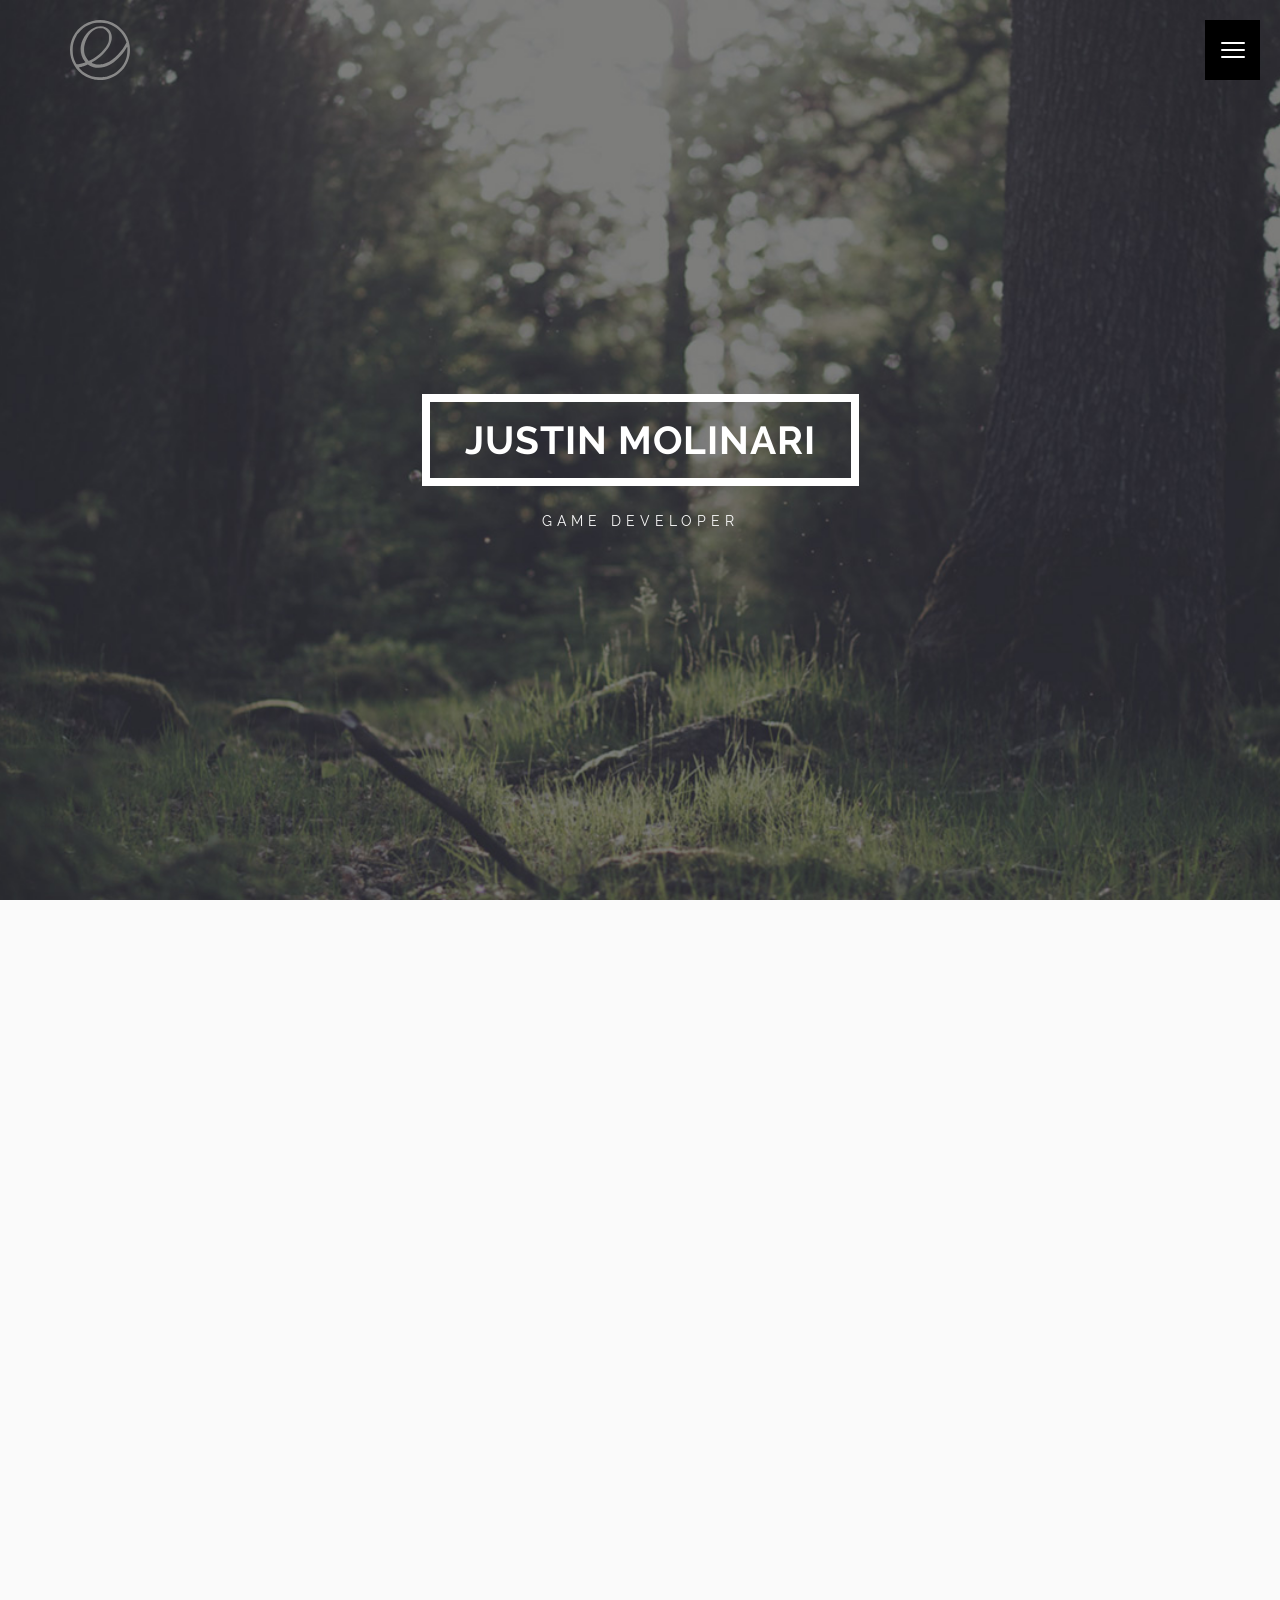
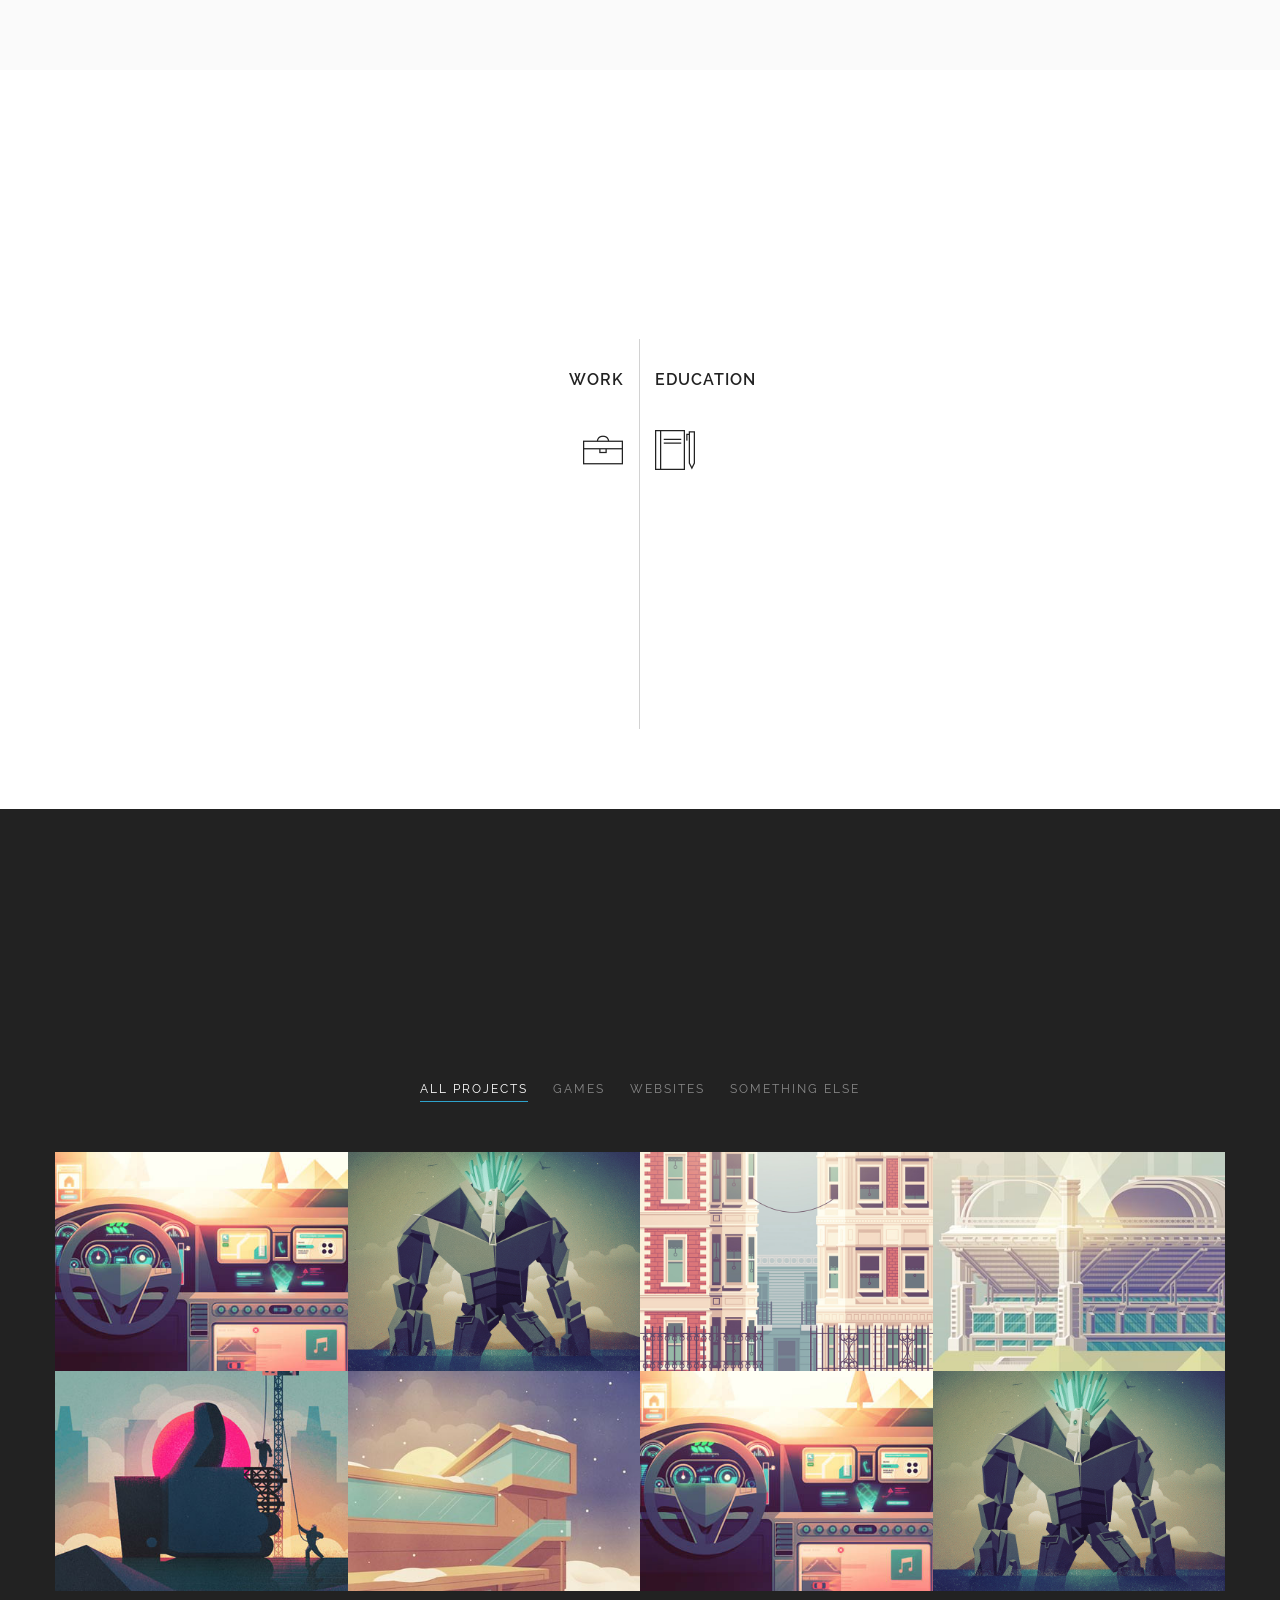
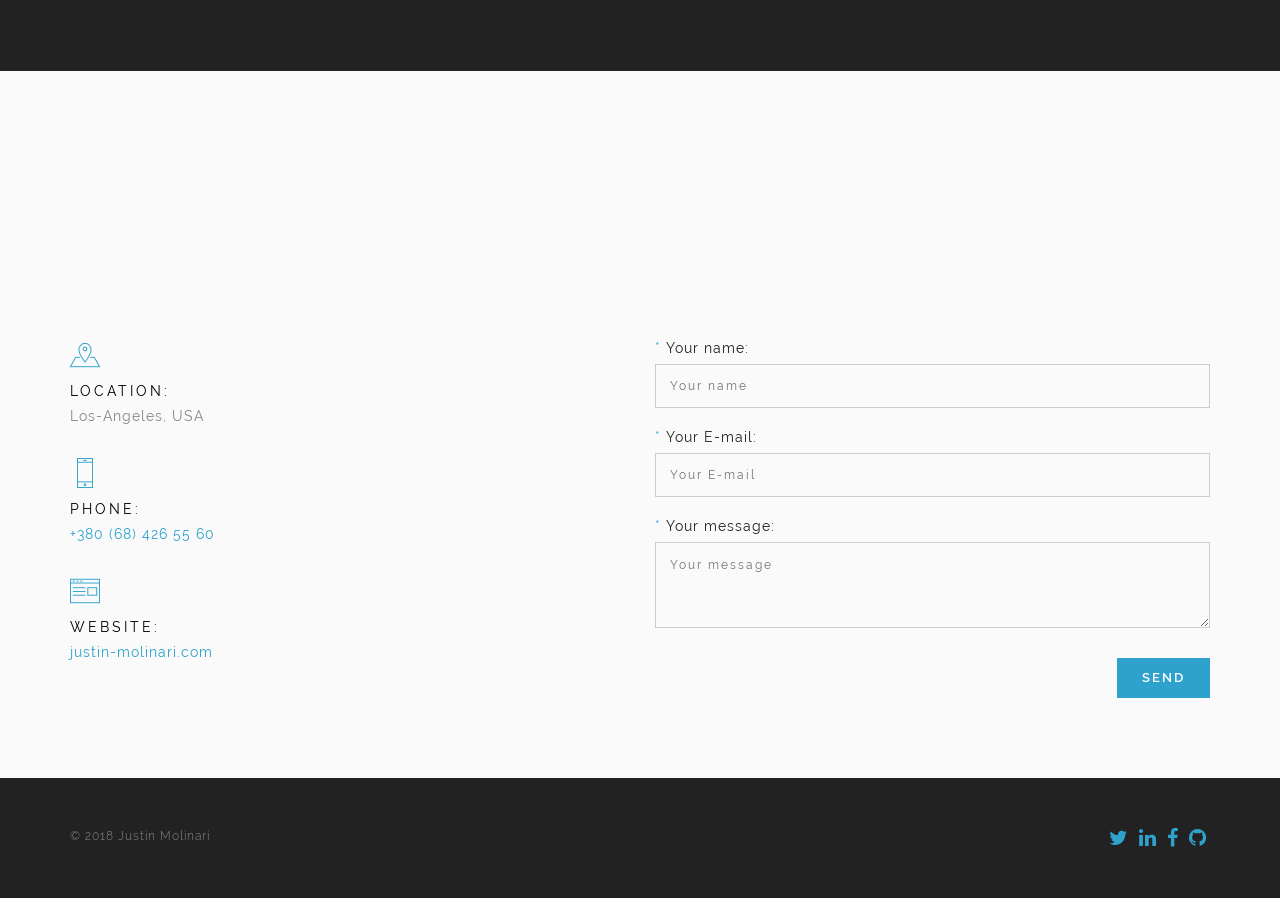
<file: justin/blue/index.html>
<!DOCTYPE html>
<html>

<head>
	<meta charset="utf-8" />
	<title>Justin Molinari - Game Developer</title>
	<meta http-equiv="X-UA-Compatible" content="IE=edge" />
	<meta name="viewport" content="width=device-width, initial-scale=1.0" />
	<link rel="stylesheet" href="libs/bootstrap/bootstrap-grid.min.css">
	<link rel="stylesheet" href="css/fonts.css" />
	<link rel="stylesheet" href="libs/animate/animate.min.css">
	<link rel="stylesheet" href="libs/font-awesome/css/font-awesome.min.css">
	<link rel="stylesheet" href="libs/linea/styles.css">
	<link rel="stylesheet" href="libs/magnific-popup/magnific-popup.css">
	<link rel="stylesheet" href="css/main.css" />
	<link rel="stylesheet" href="css/skins/blue.css" />
	<link rel="stylesheet" href="css/media.css" />
	<link rel="shortcut icon" href="img/favicon.png" type="image/png">
</head>

<body>

	<div class="loader">
		<div class="loader_inner"></div>
	</div>
	<header class="main_head main_color_bg" data-parallax="scroll" data-image-src="img/bg.jpg" data-z-index="1">
		<div class="container">
			<div class="row">
				<div class="col-md-12">
					<div class="logo_container">
						<svg xmlns="http://www.w3.org/2000/svg" viewbox="0 0 197.21155 197.21638" version="1.1" id="svg2">
  <path
     id="path3338"
     d="m 85.639184,196.34986 c -8.98123,-1.10864 -26.37065,-6.72944 -34,-10.98986 C 5.3202742,159.49442 -12.920616,103.30115 9.6507445,56.009515 35.258674,2.3556684 103.14827,-16.573789 152.80625,16.093889 c 9.38469,6.173749 22.09904,18.888095 28.27279,28.272782 24.99997,38.002345 20.5737,88.354329 -10.7064,121.792849 -11.28666,12.06547 -24.35624,20.32658 -40.73346,25.74709 -15.42819,5.10639 -28.18874,6.39499 -43.999996,4.44325 z m 38.999996,-11.29283 c 15.41119,-5.00098 25.17271,-10.7626 36.3615,-21.46194 11.70973,-11.19749 18.92933,-22.87913 24.14107,-39.06134 2.17289,-6.7467 2.84123,-11.07839 3.2401,-21 0.69381,-17.257746 0.53639,-17.635282 -4.13864,-9.925231 -14.18515,23.394141 -35.33853,44.351601 -55.10403,54.593711 -13.43669,6.96263 -20.99782,8.83672 -35.499996,8.79897 -13.86683,-0.0361 -20.46689,-1.69669 -29.96055,-7.53821 l -4.95062,-3.04614 -9.55314,3.57807 c -5.25423,1.96794 -11.79922,4.09652 -14.54442,4.73019 -2.7452,0.63367 -4.99127,1.45101 -4.99127,1.81632 0,1.15794 13.31395,13.48867 18,16.67071 16.64977,11.30596 31.44785,15.43875 53.499996,14.94144 13.09158,-0.29524 16.08144,-0.68921 23.5,-3.09655 z m -15.06389,-40.11066 c 24.5486,-5.9367 53.58095,-31.17002 71.03294,-61.73794 l 5.10375,-8.939432 -1.67558,-5.117626 C 179.80634,56.231758 171.74636,43.74801 161.00068,33.472398 149.77427,22.737083 138.02714,15.903199 123.10324,11.425586 113.07832,8.4178144 91.918094,7.6951014 80.549574,9.9721954 c -9.02888,1.8084666 -20.57318,6.3638476 -29.72893,11.7310296 -7.32612,4.294636 -24.71735,21.68586 -29.01198,29.01198 -10.1557,17.324373 -13.6655198,31.384748 -12.9128295,51.728935 0.55535,15.01039 2.1565895,21.68909 8.4727695,35.3396 3.22555,6.97107 3.86775,7.75 6.38955,7.75 3.17959,0 17.452,-3.221 23.19236,-5.23405 l 3.81134,-1.33658 -3.16228,-3.96468 c -9.74195,-12.21388 -14.69959,-32.39019 -12.08115,-49.167051 4.49452,-28.797162 26.36933,-55.777779 51.44164,-63.448647 10.25576,-3.137749 22.140686,-2.373203 31.013976,1.9951 20.82199,10.250635 25.47632,36.131513 11.11579,61.810536 -9.52176,17.026522 -32.857026,39.632002 -52.200646,50.568142 -2.8875,1.63248 -5.25,3.31405 -5.25,3.73683 0,0.80005 5.95989,3.23154 12,4.89571 5.51806,1.52033 18.753026,1.29443 25.936106,-0.44268 z M 68.417704,131.63644 c 24.85553,-12.58662 49.568806,-37.101981 57.354776,-56.895433 1.80033,-4.576813 2.25706,-7.787016 2.30585,-16.207261 0.0532,-9.179719 -0.24448,-11.115491 -2.36739,-15.394909 -2.93145,-5.909281 -7.65775,-10.810081 -13.34832,-13.841145 -3.47734,-1.852196 -5.81707,-2.250871 -13.244467,-2.256775 -8.155809,-0.0065 -9.651259,0.303093 -15.592069,3.227744 -11.4838,5.653457 -20.43389,15.358172 -27.91171,30.265085 -10.8455,21.620318 -12.44987,42.106384 -4.58144,58.500004 2.86279,5.96452 9.76074,15.5 11.21269,15.5 0.24782,0 3.02526,-1.30379 6.17208,-2.89731 z"
     style="fill:#888" />
</svg>

					</div>
					<button class="toggle_mnu">
						<span id="menu">
							<a id="nav-open" class="nav-button">
							<span class="nav-button-part nav-button-part-1"></span>
							<span class="nav-button-part nav-button-part-2"></span>
							<span class="nav-button-part nav-button-part-3"></span>
							</a>
						</span>
					</button>
					<nav class="top_mnu">
						<ul>
							<li><a href="#about">About me</a></li>
							<li><a href="#resume">My history</a></li>
							<li><a href="#portfolio">Portfolio</a></li>
							<li><a href="#contacts">Contacts</a></li>
						</ul>
					</nav>
				</div>

			</div>
		</div>
		<div class="top_wrapper">
			<div class="top_descr">
				<div class="top_centered">
					<div class="top_text">
						<h1>Justin Molinari</h1>
						<p>Game Developer</p>
					</div>
				</div>
			</div>
		</div>
	</header>

	<section id="about" class="s_about bg_light">
		<div class="section_header">
			<h2>About me</h2>
			<div class="s_descr_wrap">
				<div class="s_descr">Let me introduce myself</div>
			</div>
		</div>
		<div class="section_descr">
			<div class="container">
				<div class="row">
					<div class="col-md-4 col-md-push-4 animation_1">
						<h3>Photo</h3>
						<div class="person">
							<a href="img/0.jpeg" class="popup"><img src="img/0.jpeg" alt="photo"></a>
						</div>
					</div>

					<div class="col-md-4 col-md-pull-4 animation_2">
						<h3>Few words about me</h3>
						<p>
							Passionate about the creation and execution of creative interactive entertainment and story telling. My goal is to move the young medium of virtual reality and gaming forward as a cultural force while at the same time continually improving my craft.
						</p>
						<p>Lorem ipsum dolor sit amet, consectetur adipisicing elit. Eligendi aperiam molestias quaerat quisquam fugiat quibusdam ipsa, sed, iure tempore. Nam tenetur architecto laudantium consectetur eius omnis corrupti est numquam adipisci saepe perspiciatis quibusdam aperiam aspernatur necessitatibus, odit sed, recusandae commodi. Tenetur ducimus doloribus, inventore nam animi earum tempore voluptate blanditiis.</p>
					</div>

					<div class="col-md-4 animation_3 personal_last_block">
						<h3>Personal Info</h3>
						<h2 class="personal_header">Justin Molinari</h2>
						<ul>
							<li>Professional Game Developer</li>
							<li>Birth Date: 23 September 1985</li>
							<li>Phone: <a href="tel:+111111111">+111111111</a></li>
							<li>E-mail: <a href="mailto:gnometea@gmail.com">gnometea@gmail.com</a> </li>
							<li>Website: <a href="#">justin-molinari.com</a></li>
						</ul>
						<div class="social_wrap">
							<ul>
								<li><a href="https://twitter.com/justinmolinari" target="_blank"><i class="fa fa-twitter"></i></a></li>
								<li><a href="https://www.linkedin.com/in/justinmolinari/" target="_blank"><i class="fa fa-linkedin"></i></a></li>
								<li><a href="https://www.facebook.com/shortyintheclub/" target="_blank"><i class="fa fa-facebook"></i></a></li>
								<li><a href="https://github.com/" target="_blank"><i class="fa fa-github"></i></a></li>
							</ul>
						</div>
					</div>
				</div>
			</div>
		</div>


	</section>

	<section id="resume" class="s_resume">
		<div class="section_header">
			<h2>My History</h2>
			<div class="s_descr_wrap">
				<div class="s_descr">My knowledge and achievements</div>
			</div>
		</div>
		<div class="section_descr">
			<div class="container">
				<div class="row">
					<div class="resume_container">
						<div class="col-md-6 col-sm-6 left">
							<h3>Work</h3>
							<div class="resume_icon"><i class="icon-basic-case"></i></div>
							<div class="resume_item">
								<div class="year">2007-2016</div>
								<div class="resume_description">
									Naked Sky Entertainment <strong>Game Developer</strong>
									<p>Gameplay / Tools / Engine Development</p>
								</div>
							</div>

							<div class="resume_item">
								<div class="year">2016-Present</div>
								<div class="resume_description">
									Otherworld Interactive <strong>Lead Game Developer</strong>
									<p>Gameplay / Tools / Engine Development</p>
								</div>
							</div>
						</div>
						<div class="col-md-6 col-sm-6 right">
							<h3>Education</h3>
							<div class="resume_icon"><i class="icon-basic-book-pen"></i></div>
							<div class="resume_item">
								<div class="year">1996-2002</div>
								<div class="resume_description">
									<strong>Bainbridge High School</strong>
								</div>
							</div>

							<div class="resume_item">
								<div class="year">2002-2006</div>
								<div class="resume_description">
									<strong>Full Sail University</strong> Game Development
								</div>
							</div>
						</div>
					</div>




				</div>
			</div>
		</div>


	</section>

	<section id="portfolio" class="s_portfolio bg_dark">
		<div class="section_header">
			<h2>Porfolio</h2>
			<div class="s_descr_wrap">
				<div class="s_descr">My latest projects</div>
			</div>
		</div>
		<div class="section_descr">
			<div class="container">
				<div class="row">
					<div class="filter_div controls">
						<ul>
							<li class="filter active" data-filter="all">All Projects</li>
							<li class="filter" data-filter=".sites">Games</li>
							<li class="filter" data-filter=".identic">Websites</li>
							<li class="filter" data-filter=".logos">Something Else</li>
						</ul>
					</div>
					<div id="portfolio_grid">
						<div class="mix col-md-3 col-sm-6 col-xs-6  portfolio_item sites">
							<img src="img/portfolio-images/1.jpg" alt="Alt">
							<div class="port_item_cont">
								<h3>Project Title</h3>
								<p>Project Description</p>
								<a class="popup_content">View</a>
								<div class="hidden">
									<div class="port_descr">
										<div class="modal_box_content">
											<button title="Close (Esc)" type="button" class="mfp-close">×</button>
											<h3>Project Title</h3>
											<p>Lorem ipsum dolor sit amet, consectetur adipisicing elit. Beatae temporibus obcaecati quo delectus porro numquam quisquam magni, magnam placeat error. Doloremque, qui eius debitis modi totam veniam labore, similique ratione velit commodi nesciunt natus. Voluptates ipsum consequuntur esse pariatur enim sunt perferendis, inventore animi! Debitis mollitia repellendus, perspiciatis eligendi ab.</p>
											<img src="img/portfolio-images/1.jpg" alt="">
										</div>
									</div>
								</div>

							</div>
						</div>
						<div class="mix col-md-3 col-sm-6 col-xs-6  portfolio_item sites">
							<img src="img/portfolio-images/2.jpg" alt="Alt">
							<div class="port_item_cont">
								<h3>Project Title</h3>
								<p>Project Description</p>
								<a class="popup_content">View</a>
								<div class="hidden">
									<div class="port_descr">
										<div class="modal_box_content">
											<button title="Close (Esc)" type="button" class="mfp-close">×</button>
											<h3>Project Title</h3>
											<p>Lorem ipsum dolor sit amet, consectetur adipisicing elit. Beatae temporibus obcaecati quo delectus porro numquam quisquam magni, magnam placeat error. Doloremque, qui eius debitis modi totam veniam labore, similique ratione velit commodi nesciunt natus. Voluptates ipsum consequuntur esse pariatur enim sunt perferendis, inventore animi! Debitis mollitia repellendus, perspiciatis eligendi ab.</p>
											<img src="img/portfolio-images/2.jpg" alt="">
										</div>
									</div>
								</div>
							</div>
						</div>
						<div class="mix col-md-3 col-sm-6 col-xs-6  portfolio_item sites">
							<img src="img/portfolio-images/3.jpg" alt="Alt">
							<div class="port_item_cont">
								<h3>Project Title</h3>
								<p>Project Description</p>
								<a class="popup_content">View</a>
								<div class="hidden">
									<div class="port_descr">
										<div class="modal_box_content">
											<button title="Close (Esc)" type="button" class="mfp-close">×</button>
											<h3>Project Title</h3>
											<p>Lorem ipsum dolor sit amet, consectetur adipisicing elit. Beatae temporibus obcaecati quo delectus porro numquam quisquam magni, magnam placeat error. Doloremque, qui eius debitis modi totam veniam labore, similique ratione velit commodi nesciunt natus. Voluptates ipsum consequuntur esse pariatur enim sunt perferendis, inventore animi! Debitis mollitia repellendus, perspiciatis eligendi ab.</p>
											<img src="img/portfolio-images/3.jpg" alt="">
										</div>
									</div>
								</div>
							</div>
						</div>
						<div class="mix col-md-3 col-sm-6 col-xs-6  portfolio_item logos">
							<img src="img/portfolio-images/4.jpg" alt="Alt">
							<div class="port_item_cont">
								<h3>Project Title</h3>
								<p>Project Description</p>
								<a class="popup_content">View</a>
								<div class="hidden">
									<div class="port_descr">
										<div class="modal_box_content">
											<button title="Close (Esc)" type="button" class="mfp-close">×</button>
											<h3>Project Title</h3>
											<p>Lorem ipsum dolor sit amet, consectetur adipisicing elit. Beatae temporibus obcaecati quo delectus porro numquam quisquam magni, magnam placeat error. Doloremque, qui eius debitis modi totam veniam labore, similique ratione velit commodi nesciunt natus. Voluptates ipsum consequuntur esse pariatur enim sunt perferendis, inventore animi! Debitis mollitia repellendus, perspiciatis eligendi ab.</p>
											<img src="img/portfolio-images/4.jpg" alt="">
										</div>
									</div>
								</div>
							</div>
						</div>
						<div class="mix col-md-3 col-sm-6 col-xs-6  portfolio_item logos">
							<img src="img/portfolio-images/5.jpg" alt="Alt">
							<div class="port_item_cont">
								<h3>Project Title</h3>
								<p>Project Description</p>
								<a class="popup_content">View</a>
								<div class="hidden">
									<div class="port_descr">
										<div class="modal_box_content">
											<button title="Close (Esc)" type="button" class="mfp-close">×</button>
											<h3>Project Title</h3>
											<p>Lorem ipsum dolor sit amet, consectetur adipisicing elit. Beatae temporibus obcaecati quo delectus porro numquam quisquam magni, magnam placeat error. Doloremque, qui eius debitis modi totam veniam labore, similique ratione velit commodi nesciunt natus. Voluptates ipsum consequuntur esse pariatur enim sunt perferendis, inventore animi! Debitis mollitia repellendus, perspiciatis eligendi ab.</p>
											<img src="img/portfolio-images/5.jpg" alt="">
										</div>
									</div>
								</div>
							</div>
						</div>
						<div class="mix col-md-3 col-sm-6 col-xs-6  portfolio_item logos">
							<img src="img/portfolio-images/6.jpg" alt="Alt">
							<div class="port_item_cont">
								<h3>Project Title</h3>
								<p>Project Description</p>
								<a class="popup_content">View</a>
								<div class="hidden">
									<div class="port_descr">
										<div class="modal_box_content">
											<button title="Close (Esc)" type="button" class="mfp-close">×</button>
											<h3>Project Title</h3>
											<p>Lorem ipsum dolor sit amet, consectetur adipisicing elit. Beatae temporibus obcaecati quo delectus porro numquam quisquam magni, magnam placeat error. Doloremque, qui eius debitis modi totam veniam labore, similique ratione velit commodi nesciunt natus. Voluptates ipsum consequuntur esse pariatur enim sunt perferendis, inventore animi! Debitis mollitia repellendus, perspiciatis eligendi ab.</p>
											<img src="img/portfolio-images/6.jpg" alt="">
										</div>
									</div>
								</div>
							</div>
						</div>
						<div class="mix col-md-3 col-sm-6 col-xs-6  portfolio_item identic">
							<img src="img/portfolio-images/1.jpg" alt="Alt">
							<div class="port_item_cont">
								<h3>Project Title</h3>
								<p>Project Description</p>
								<a class="popup_content">Посмотреть</a>
								<div class="hidden">
									<div class="port_descr">
										<div class="modal_box_content">
											<button title="Close (Esc)" type="button" class="mfp-close">×</button>
											<h3>Project Title</h3>
											<p>Lorem ipsum dolor sit amet, consectetur adipisicing elit. Beatae temporibus obcaecati quo delectus porro numquam quisquam magni, magnam placeat error. Doloremque, qui eius debitis modi totam veniam labore, similique ratione velit commodi nesciunt natus. Voluptates ipsaum consequuntur esse pariatur enim sunt perferendis, inventore animi! Debitias mollitia repellendus, perspiciatis eligendi ab.</p>
											<img src="img/portfolio-images/1.jpg" alt="">
										</div>
									</div>
								</div>
							</div>
						</div>
						<div class="mix col-md-3 col-sm-6 col-xs-6  portfolio_item identic">
							<img src="img/portfolio-images/2.jpg" alt="Alt">
							<div class="port_item_cont">
								<h3>Project Title</h3>
								<p>Project Description</p>
								<a class="popup_content">View</a>
								<div class="hidden">
									<div class="port_descr">
										<div class="modal_box_content">
											<button title="Close (Esc)" type="button" class="mfp-close">×</button>
											<h3>Project Title</h3>
											<p>Lorem ipsum dolor sit amet, consectetur adipisicing elit. Beatae temporibus obcaecati quo delectus porro numquam quisquam magni, magnam placeat error. Doloremque, qui eius debitis modi totam veniam labore, similique ratione velit commodi nesciunt natus. Voluptates ipsum consequuntur esse pariatur enim sunt perferendis, inventore animi! Debitis mollitia repellendus, perspiciatis eligendi ab.</p>
											<img src="img/portfolio-images/2.jpg" alt="">
										</div>
									</div>
								</div>
							</div>
						</div>

					</div>
				</div>
			</div>
		</div>


	</section>

	<section id="contacts" class="s_contacts bg_light">
		<div class="section_header">
			<h2>Contacts</h2>
			<div class="s_descr_wrap">
				<div class="s_descr">Drop me a line</div>
			</div>
		</div>
		<div class="section_descr">
			<div class="container">
				<div class="row">
					<div class="col-md-6 col-sm-6">
						<div class="contact_box">
							<div class="contacts_icon icon-basic-geolocalize-05"></div>
							<h3>Location: </h3>
							<p>Los-Angeles, USA</p>
						</div>

						<div class="contact_box">
							<div class="contacts_icon icon-basic-smartphone"></div>
							<h3>Phone: </h3>
							<p><a href="tel:+380684265560">+380 (68) 426 55 60</a></p>
						</div>

						<div class="contact_box">
							<div class="contacts_icon icon-basic-webpage-img-txt"></div>
							<h3>Website: </h3>
							<p><a href="#">justin-molinari.com</a></p>
						</div>
					</div>
					<div class="col-md-6 col-sm-6">
						<form action="https://formspree.io/rykiplov@gmail.com"
      method="POST" class="main_form" novalidate target="_blank">
							<label class="form-group">
						<span class="color_element">*</span> Your name:
					
							<input type="text" name="name" placeholder="Your name" data-validation-required-message="Please enter your name" required>
							<span class="help-block text-danger"></span>
							</label>
							
							<label class="form-group">
						<span class="color_element">*</span> Your E-mail:
					
							<input type="email" name="email" placeholder="Your E-mail" data-validation-required-message= "Please enter your e-mail"  required>
							<span class="help-block text-danger"></span>
							</label>
							
							<label class="form-group">
						<span class="color_element">*</span> Your message:
								<textarea name="message" placeholder="Your message" data-validation-required-message= "Please enter your message"  required></textarea>
							<span class="help-block text-danger"></span>
							</label>
					<button>Send</button>
						</form>
					</div>
				</div>
			</div>
		</div>


	</section>
	<footer class="main_footer bg_dark">
		<div class="container">
			<div class="row">
				<div class="col-md-12">
					<p>&copy; 2018 Justin Molinari</p>
					<div class="social_wrap">
						<ul>
							<li><a href="https://twitter.com/justinmolinari" target="_blank"><i class="fa fa-twitter"></i></a></li>
							<li><a href="https://www.linkedin.com/in/justinmolinari/" target="_blank"><i class="fa fa-linkedin"></i></a></li>
							<li><a href="https://www.facebook.com/shortyintheclub/" target="_blank"><i class="fa fa-facebook"></i></a></li>
							<li><a href="https://github.com/" target="_blank"><i class="fa fa-github"></i></a></li>
						</ul>
					</div>
				</div>
			</div>
		</div>
	</footer>


	<div class="hidden"></div>
	<!--[if lt IE 9]>
	<script src="libs/html5shiv/es5-shim.min.js"></script>
	<script src="libs/html5shiv/html5shiv.min.js"></script>
	<script src="libs/html5shiv/html5shiv-printshiv.min.js"></script>
	<script src="libs/respond/respond.min.js"></script>
	<![endif]-->
	<script src="libs/jquery/jquery-2.1.3.min.js"></script>
	<script src="libs/parallax/parallax.min.js"></script>
	<script src="libs/magnific-popup/jquery.magnific-popup.min.js"></script>
	<script src="libs/mixitup/mixitup.min.js"></script>
	<script src="libs/scroll2id/PageScroll2id.min.js"></script>
	<script src="libs/waypoints/waypoints.min.js"></script>
	<script src="libs/animate/animate-css.js"></script>
	<script src="libs/jqBootstrapValidation/jqBootstrapValidation.js"></script>
	<script src="js/common.js"></script>

	<!-- Yandex.Metrika counter -->
	<!-- /Yandex.Metrika counter -->
	<!-- Google Analytics counter -->
	<!-- /Google Analytics counter -->
</body>

</html>
</file>
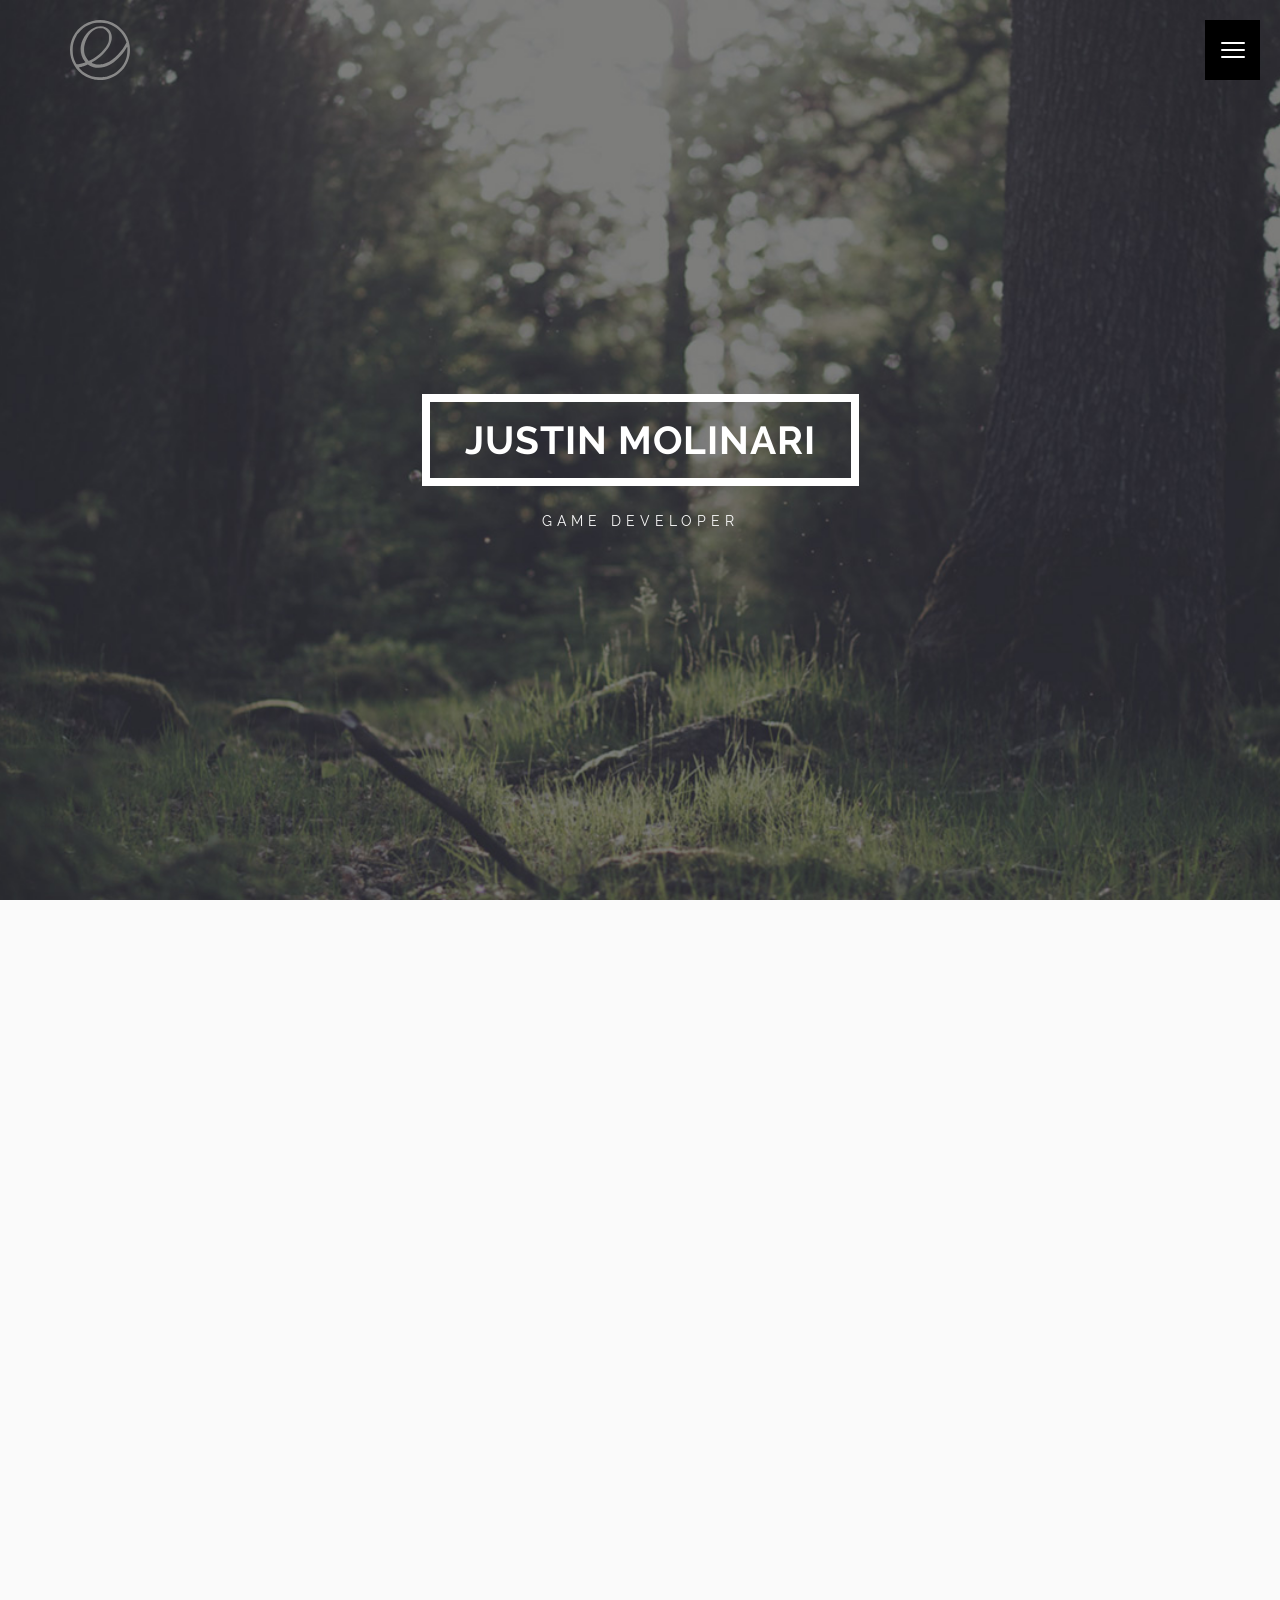
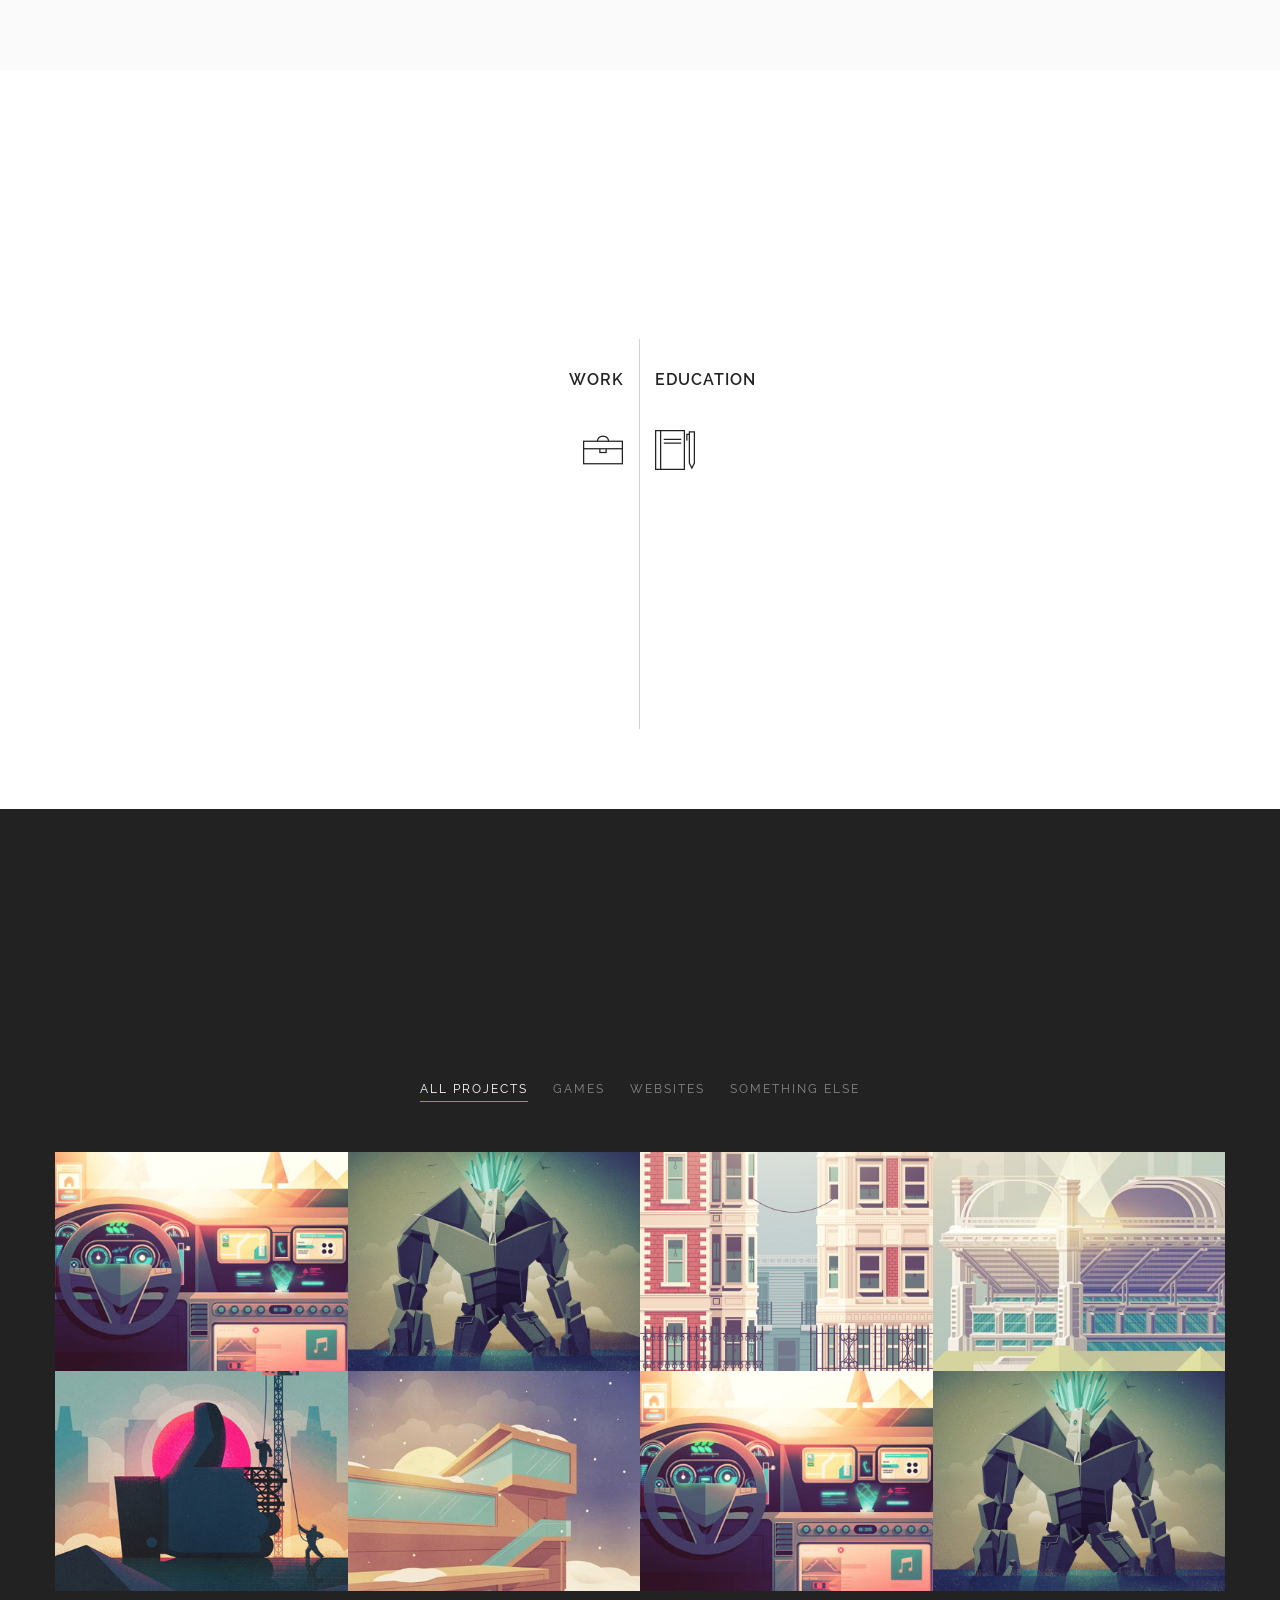
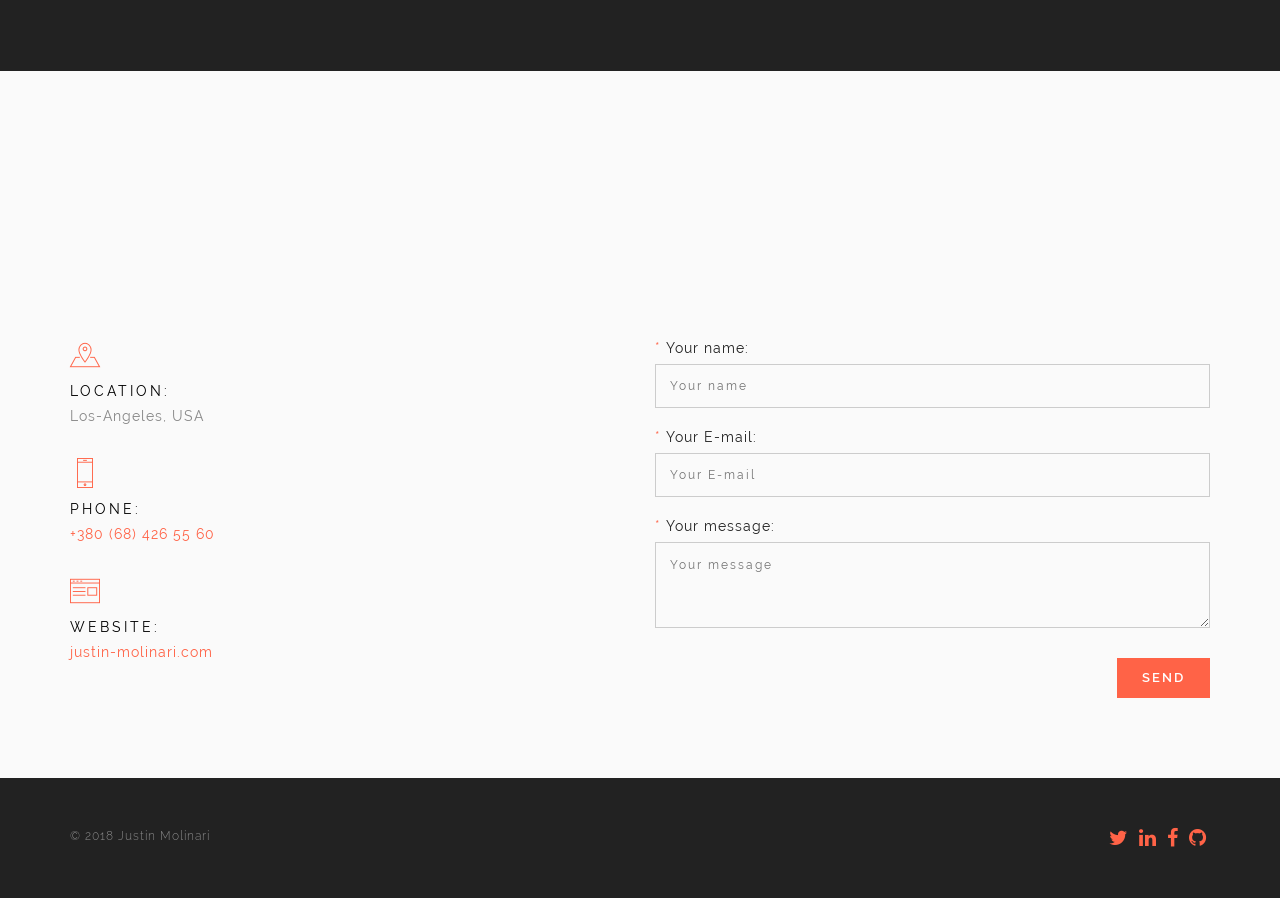
<file: justin/orange/index.html>
<!DOCTYPE html>
<html>

<head>
	<meta charset="utf-8" />
	<title>Justin Molinari - Game Developer</title>
	<meta http-equiv="X-UA-Compatible" content="IE=edge" />
	<meta name="viewport" content="width=device-width, initial-scale=1.0" />
	<link rel="stylesheet" href="libs/bootstrap/bootstrap-grid.min.css">
	<link rel="stylesheet" href="css/fonts.css" />
	<link rel="stylesheet" href="libs/animate/animate.min.css">
	<link rel="stylesheet" href="libs/font-awesome/css/font-awesome.min.css">
	<link rel="stylesheet" href="libs/linea/styles.css">
	<link rel="stylesheet" href="libs/magnific-popup/magnific-popup.css">
	<link rel="stylesheet" href="css/main.css" />
	<link rel="stylesheet" href="css/skins/tomato.css" />
	<link rel="stylesheet" href="css/media.css" />
	<link rel="shortcut icon" href="img/favicon.png" type="image/png">
</head>

<body>

	<div class="loader">
		<div class="loader_inner"></div>
	</div>
	<header class="main_head main_color_bg" data-parallax="scroll" data-image-src="img/bg.jpg" data-z-index="1">
		<div class="container">
			<div class="row">
				<div class="col-md-12">
					<div class="logo_container">
						<svg xmlns="http://www.w3.org/2000/svg" viewbox="0 0 197.21155 197.21638" version="1.1" id="svg2">
  <path
     id="path3338"
     d="m 85.639184,196.34986 c -8.98123,-1.10864 -26.37065,-6.72944 -34,-10.98986 C 5.3202742,159.49442 -12.920616,103.30115 9.6507445,56.009515 35.258674,2.3556684 103.14827,-16.573789 152.80625,16.093889 c 9.38469,6.173749 22.09904,18.888095 28.27279,28.272782 24.99997,38.002345 20.5737,88.354329 -10.7064,121.792849 -11.28666,12.06547 -24.35624,20.32658 -40.73346,25.74709 -15.42819,5.10639 -28.18874,6.39499 -43.999996,4.44325 z m 38.999996,-11.29283 c 15.41119,-5.00098 25.17271,-10.7626 36.3615,-21.46194 11.70973,-11.19749 18.92933,-22.87913 24.14107,-39.06134 2.17289,-6.7467 2.84123,-11.07839 3.2401,-21 0.69381,-17.257746 0.53639,-17.635282 -4.13864,-9.925231 -14.18515,23.394141 -35.33853,44.351601 -55.10403,54.593711 -13.43669,6.96263 -20.99782,8.83672 -35.499996,8.79897 -13.86683,-0.0361 -20.46689,-1.69669 -29.96055,-7.53821 l -4.95062,-3.04614 -9.55314,3.57807 c -5.25423,1.96794 -11.79922,4.09652 -14.54442,4.73019 -2.7452,0.63367 -4.99127,1.45101 -4.99127,1.81632 0,1.15794 13.31395,13.48867 18,16.67071 16.64977,11.30596 31.44785,15.43875 53.499996,14.94144 13.09158,-0.29524 16.08144,-0.68921 23.5,-3.09655 z m -15.06389,-40.11066 c 24.5486,-5.9367 53.58095,-31.17002 71.03294,-61.73794 l 5.10375,-8.939432 -1.67558,-5.117626 C 179.80634,56.231758 171.74636,43.74801 161.00068,33.472398 149.77427,22.737083 138.02714,15.903199 123.10324,11.425586 113.07832,8.4178144 91.918094,7.6951014 80.549574,9.9721954 c -9.02888,1.8084666 -20.57318,6.3638476 -29.72893,11.7310296 -7.32612,4.294636 -24.71735,21.68586 -29.01198,29.01198 -10.1557,17.324373 -13.6655198,31.384748 -12.9128295,51.728935 0.55535,15.01039 2.1565895,21.68909 8.4727695,35.3396 3.22555,6.97107 3.86775,7.75 6.38955,7.75 3.17959,0 17.452,-3.221 23.19236,-5.23405 l 3.81134,-1.33658 -3.16228,-3.96468 c -9.74195,-12.21388 -14.69959,-32.39019 -12.08115,-49.167051 4.49452,-28.797162 26.36933,-55.777779 51.44164,-63.448647 10.25576,-3.137749 22.140686,-2.373203 31.013976,1.9951 20.82199,10.250635 25.47632,36.131513 11.11579,61.810536 -9.52176,17.026522 -32.857026,39.632002 -52.200646,50.568142 -2.8875,1.63248 -5.25,3.31405 -5.25,3.73683 0,0.80005 5.95989,3.23154 12,4.89571 5.51806,1.52033 18.753026,1.29443 25.936106,-0.44268 z M 68.417704,131.63644 c 24.85553,-12.58662 49.568806,-37.101981 57.354776,-56.895433 1.80033,-4.576813 2.25706,-7.787016 2.30585,-16.207261 0.0532,-9.179719 -0.24448,-11.115491 -2.36739,-15.394909 -2.93145,-5.909281 -7.65775,-10.810081 -13.34832,-13.841145 -3.47734,-1.852196 -5.81707,-2.250871 -13.244467,-2.256775 -8.155809,-0.0065 -9.651259,0.303093 -15.592069,3.227744 -11.4838,5.653457 -20.43389,15.358172 -27.91171,30.265085 -10.8455,21.620318 -12.44987,42.106384 -4.58144,58.500004 2.86279,5.96452 9.76074,15.5 11.21269,15.5 0.24782,0 3.02526,-1.30379 6.17208,-2.89731 z"
     style="fill:#888" />
</svg>

					</div>
					<button class="toggle_mnu">
						<span id="menu">
							<a id="nav-open" class="nav-button">
							<span class="nav-button-part nav-button-part-1"></span>
							<span class="nav-button-part nav-button-part-2"></span>
							<span class="nav-button-part nav-button-part-3"></span>
							</a>
						</span>
					</button>
					<nav class="top_mnu">
						<ul>
							<li><a href="#about">About me</a></li>
							<li><a href="#resume">My history</a></li>
							<li><a href="#portfolio">Portfolio</a></li>
							<li><a href="#contacts">Contacts</a></li>
						</ul>
					</nav>
				</div>

			</div>
		</div>
		<div class="top_wrapper">
			<div class="top_descr">
				<div class="top_centered">
					<div class="top_text">
						<h1>Justin Molinari</h1>
						<p>Game Developer</p>
					</div>
				</div>
			</div>
		</div>
	</header>

	<section id="about" class="s_about bg_light">
		<div class="section_header">
			<h2>About me</h2>
			<div class="s_descr_wrap">
				<div class="s_descr">Let me introduce myself</div>
			</div>
		</div>
		<div class="section_descr">
			<div class="container">
				<div class="row">
					<div class="col-md-4 col-md-push-4 animation_1">
						<h3>Photo</h3>
						<div class="person">
							<a href="img/0.jpeg" class="popup"><img src="img/0.jpeg" alt="photo"></a>
						</div>
					</div>

					<div class="col-md-4 col-md-pull-4 animation_2">
						<h3>Few words about me</h3>
						<p>
							Passionate about the creation and execution of creative interactive entertainment and story telling. My goal is to move the young medium of virtual reality and gaming forward as a cultural force while at the same time continually improving my craft.
						</p>
						<p>Lorem ipsum dolor sit amet, consectetur adipisicing elit. Eligendi aperiam molestias quaerat quisquam fugiat quibusdam ipsa, sed, iure tempore. Nam tenetur architecto laudantium consectetur eius omnis corrupti est numquam adipisci saepe perspiciatis quibusdam aperiam aspernatur necessitatibus, odit sed, recusandae commodi. Tenetur ducimus doloribus, inventore nam animi earum tempore voluptate blanditiis.</p>
					</div>

					<div class="col-md-4 animation_3 personal_last_block">
						<h3>Personal Info</h3>
						<h2 class="personal_header">Justin Molinari</h2>
						<ul>
							<li>Professional Game Developer</li>
							<li>Birth Date: 23 September 1985</li>
							<li>Phone: <a href="tel:+111111111">+111111111</a></li>
							<li>E-mail: <a href="mailto:gnometea@gmail.com">gnometea@gmail.com</a> </li>
							<li>Website: <a href="#">justin-molinari.com</a></li>
						</ul>
						<div class="social_wrap">
							<ul>
								<li><a href="https://twitter.com/justinmolinari" target="_blank"><i class="fa fa-twitter"></i></a></li>
								<li><a href="https://www.linkedin.com/in/justinmolinari/" target="_blank"><i class="fa fa-linkedin"></i></a></li>
								<li><a href="https://www.facebook.com/shortyintheclub/" target="_blank"><i class="fa fa-facebook"></i></a></li>
								<li><a href="https://github.com/" target="_blank"><i class="fa fa-github"></i></a></li>
							</ul>
						</div>
					</div>
				</div>
			</div>
		</div>


	</section>

	<section id="resume" class="s_resume">
		<div class="section_header">
			<h2>My History</h2>
			<div class="s_descr_wrap">
				<div class="s_descr">My knowledge and achievements</div>
			</div>
		</div>
		<div class="section_descr">
			<div class="container">
				<div class="row">
					<div class="resume_container">
						<div class="col-md-6 col-sm-6 left">
							<h3>Work</h3>
							<div class="resume_icon"><i class="icon-basic-case"></i></div>
							<div class="resume_item">
								<div class="year">2007-2016</div>
								<div class="resume_description">
									Naked Sky Entertainment <strong>Game Developer</strong>
									<p>Gameplay / Tools / Engine Development</p>
								</div>
							</div>

							<div class="resume_item">
								<div class="year">2016-Present</div>
								<div class="resume_description">
									Otherworld Interactive <strong>Lead Game Developer</strong>
									<p>Gameplay / Tools / Engine Development</p>
								</div>
							</div>
						</div>
						<div class="col-md-6 col-sm-6 right">
							<h3>Education</h3>
							<div class="resume_icon"><i class="icon-basic-book-pen"></i></div>
							<div class="resume_item">
								<div class="year">1996-2002</div>
								<div class="resume_description">
									<strong>Bainbridge High School</strong>
								</div>
							</div>

							<div class="resume_item">
								<div class="year">2002-2006</div>
								<div class="resume_description">
									<strong>Full Sail University</strong> Game Development
								</div>
							</div>
						</div>
					</div>




				</div>
			</div>
		</div>


	</section>

	<section id="portfolio" class="s_portfolio bg_dark">
		<div class="section_header">
			<h2>Porfolio</h2>
			<div class="s_descr_wrap">
				<div class="s_descr">My latest projects</div>
			</div>
		</div>
		<div class="section_descr">
			<div class="container">
				<div class="row">
					<div class="filter_div controls">
						<ul>
							<li class="filter active" data-filter="all">All Projects</li>
							<li class="filter" data-filter=".sites">Games</li>
							<li class="filter" data-filter=".identic">Websites</li>
							<li class="filter" data-filter=".logos">Something Else</li>
						</ul>
					</div>
					<div id="portfolio_grid">
						<div class="mix col-md-3 col-sm-6 col-xs-6  portfolio_item sites">
							<img src="img/portfolio-images/1.jpg" alt="Alt">
							<div class="port_item_cont">
								<h3>Project Title</h3>
								<p>Project Description</p>
								<a class="popup_content">View</a>
								<div class="hidden">
									<div class="port_descr">
										<div class="modal_box_content">
											<button title="Close (Esc)" type="button" class="mfp-close">×</button>
											<h3>Project Title</h3>
											<p>Lorem ipsum dolor sit amet, consectetur adipisicing elit. Beatae temporibus obcaecati quo delectus porro numquam quisquam magni, magnam placeat error. Doloremque, qui eius debitis modi totam veniam labore, similique ratione velit commodi nesciunt natus. Voluptates ipsum consequuntur esse pariatur enim sunt perferendis, inventore animi! Debitis mollitia repellendus, perspiciatis eligendi ab.</p>
											<img src="img/portfolio-images/1.jpg" alt="">
										</div>
									</div>
								</div>

							</div>
						</div>
						<div class="mix col-md-3 col-sm-6 col-xs-6  portfolio_item sites">
							<img src="img/portfolio-images/2.jpg" alt="Alt">
							<div class="port_item_cont">
								<h3>Project Title</h3>
								<p>Project Description</p>
								<a class="popup_content">View</a>
								<div class="hidden">
									<div class="port_descr">
										<div class="modal_box_content">
											<button title="Close (Esc)" type="button" class="mfp-close">×</button>
											<h3>Project Title</h3>
											<p>Lorem ipsum dolor sit amet, consectetur adipisicing elit. Beatae temporibus obcaecati quo delectus porro numquam quisquam magni, magnam placeat error. Doloremque, qui eius debitis modi totam veniam labore, similique ratione velit commodi nesciunt natus. Voluptates ipsum consequuntur esse pariatur enim sunt perferendis, inventore animi! Debitis mollitia repellendus, perspiciatis eligendi ab.</p>
											<img src="img/portfolio-images/2.jpg" alt="">
										</div>
									</div>
								</div>
							</div>
						</div>
						<div class="mix col-md-3 col-sm-6 col-xs-6  portfolio_item sites">
							<img src="img/portfolio-images/3.jpg" alt="Alt">
							<div class="port_item_cont">
								<h3>Project Title</h3>
								<p>Project Description</p>
								<a class="popup_content">View</a>
								<div class="hidden">
									<div class="port_descr">
										<div class="modal_box_content">
											<button title="Close (Esc)" type="button" class="mfp-close">×</button>
											<h3>Project Title</h3>
											<p>Lorem ipsum dolor sit amet, consectetur adipisicing elit. Beatae temporibus obcaecati quo delectus porro numquam quisquam magni, magnam placeat error. Doloremque, qui eius debitis modi totam veniam labore, similique ratione velit commodi nesciunt natus. Voluptates ipsum consequuntur esse pariatur enim sunt perferendis, inventore animi! Debitis mollitia repellendus, perspiciatis eligendi ab.</p>
											<img src="img/portfolio-images/3.jpg" alt="">
										</div>
									</div>
								</div>
							</div>
						</div>
						<div class="mix col-md-3 col-sm-6 col-xs-6  portfolio_item logos">
							<img src="img/portfolio-images/4.jpg" alt="Alt">
							<div class="port_item_cont">
								<h3>Project Title</h3>
								<p>Project Description</p>
								<a class="popup_content">View</a>
								<div class="hidden">
									<div class="port_descr">
										<div class="modal_box_content">
											<button title="Close (Esc)" type="button" class="mfp-close">×</button>
											<h3>Project Title</h3>
											<p>Lorem ipsum dolor sit amet, consectetur adipisicing elit. Beatae temporibus obcaecati quo delectus porro numquam quisquam magni, magnam placeat error. Doloremque, qui eius debitis modi totam veniam labore, similique ratione velit commodi nesciunt natus. Voluptates ipsum consequuntur esse pariatur enim sunt perferendis, inventore animi! Debitis mollitia repellendus, perspiciatis eligendi ab.</p>
											<img src="img/portfolio-images/4.jpg" alt="">
										</div>
									</div>
								</div>
							</div>
						</div>
						<div class="mix col-md-3 col-sm-6 col-xs-6  portfolio_item logos">
							<img src="img/portfolio-images/5.jpg" alt="Alt">
							<div class="port_item_cont">
								<h3>Project Title</h3>
								<p>Project Description</p>
								<a class="popup_content">View</a>
								<div class="hidden">
									<div class="port_descr">
										<div class="modal_box_content">
											<button title="Close (Esc)" type="button" class="mfp-close">×</button>
											<h3>Project Title</h3>
											<p>Lorem ipsum dolor sit amet, consectetur adipisicing elit. Beatae temporibus obcaecati quo delectus porro numquam quisquam magni, magnam placeat error. Doloremque, qui eius debitis modi totam veniam labore, similique ratione velit commodi nesciunt natus. Voluptates ipsum consequuntur esse pariatur enim sunt perferendis, inventore animi! Debitis mollitia repellendus, perspiciatis eligendi ab.</p>
											<img src="img/portfolio-images/5.jpg" alt="">
										</div>
									</div>
								</div>
							</div>
						</div>
						<div class="mix col-md-3 col-sm-6 col-xs-6  portfolio_item logos">
							<img src="img/portfolio-images/6.jpg" alt="Alt">
							<div class="port_item_cont">
								<h3>Project Title</h3>
								<p>Project Description</p>
								<a class="popup_content">View</a>
								<div class="hidden">
									<div class="port_descr">
										<div class="modal_box_content">
											<button title="Close (Esc)" type="button" class="mfp-close">×</button>
											<h3>Project Title</h3>
											<p>Lorem ipsum dolor sit amet, consectetur adipisicing elit. Beatae temporibus obcaecati quo delectus porro numquam quisquam magni, magnam placeat error. Doloremque, qui eius debitis modi totam veniam labore, similique ratione velit commodi nesciunt natus. Voluptates ipsum consequuntur esse pariatur enim sunt perferendis, inventore animi! Debitis mollitia repellendus, perspiciatis eligendi ab.</p>
											<img src="img/portfolio-images/6.jpg" alt="">
										</div>
									</div>
								</div>
							</div>
						</div>
						<div class="mix col-md-3 col-sm-6 col-xs-6  portfolio_item identic">
							<img src="img/portfolio-images/1.jpg" alt="Alt">
							<div class="port_item_cont">
								<h3>Project Title</h3>
								<p>Project Description</p>
								<a class="popup_content">Посмотреть</a>
								<div class="hidden">
									<div class="port_descr">
										<div class="modal_box_content">
											<button title="Close (Esc)" type="button" class="mfp-close">×</button>
											<h3>Project Title</h3>
											<p>Lorem ipsum dolor sit amet, consectetur adipisicing elit. Beatae temporibus obcaecati quo delectus porro numquam quisquam magni, magnam placeat error. Doloremque, qui eius debitis modi totam veniam labore, similique ratione velit commodi nesciunt natus. Voluptates ipsaum consequuntur esse pariatur enim sunt perferendis, inventore animi! Debitias mollitia repellendus, perspiciatis eligendi ab.</p>
											<img src="img/portfolio-images/1.jpg" alt="">
										</div>
									</div>
								</div>
							</div>
						</div>
						<div class="mix col-md-3 col-sm-6 col-xs-6  portfolio_item identic">
							<img src="img/portfolio-images/2.jpg" alt="Alt">
							<div class="port_item_cont">
								<h3>Project Title</h3>
								<p>Project Description</p>
								<a class="popup_content">View</a>
								<div class="hidden">
									<div class="port_descr">
										<div class="modal_box_content">
											<button title="Close (Esc)" type="button" class="mfp-close">×</button>
											<h3>Project Title</h3>
											<p>Lorem ipsum dolor sit amet, consectetur adipisicing elit. Beatae temporibus obcaecati quo delectus porro numquam quisquam magni, magnam placeat error. Doloremque, qui eius debitis modi totam veniam labore, similique ratione velit commodi nesciunt natus. Voluptates ipsum consequuntur esse pariatur enim sunt perferendis, inventore animi! Debitis mollitia repellendus, perspiciatis eligendi ab.</p>
											<img src="img/portfolio-images/2.jpg" alt="">
										</div>
									</div>
								</div>
							</div>
						</div>

					</div>
				</div>
			</div>
		</div>


	</section>

	<section id="contacts" class="s_contacts bg_light">
		<div class="section_header">
			<h2>Contacts</h2>
			<div class="s_descr_wrap">
				<div class="s_descr">Drop me a line</div>
			</div>
		</div>
		<div class="section_descr">
			<div class="container">
				<div class="row">
					<div class="col-md-6 col-sm-6">
						<div class="contact_box">
							<div class="contacts_icon icon-basic-geolocalize-05"></div>
							<h3>Location: </h3>
							<p>Los-Angeles, USA</p>
						</div>

						<div class="contact_box">
							<div class="contacts_icon icon-basic-smartphone"></div>
							<h3>Phone: </h3>
							<p><a href="tel:+380684265560">+380 (68) 426 55 60</a></p>
						</div>

						<div class="contact_box">
							<div class="contacts_icon icon-basic-webpage-img-txt"></div>
							<h3>Website: </h3>
							<p><a href="#">justin-molinari.com</a></p>
						</div>
					</div>
					<div class="col-md-6 col-sm-6">
						<form action="https://formspree.io/rykiplov@gmail.com"
      method="POST" class="main_form" novalidate target="_blank">
							<label class="form-group">
						<span class="color_element">*</span> Your name:
					
							<input type="text" name="name" placeholder="Your name" data-validation-required-message="Please enter your name" required>
							<span class="help-block text-danger"></span>
							</label>
							
							<label class="form-group">
						<span class="color_element">*</span> Your E-mail:
					
							<input type="email" name="email" placeholder="Your E-mail" data-validation-required-message= "Please enter your e-mail"  required>
							<span class="help-block text-danger"></span>
							</label>
							
							<label class="form-group">
						<span class="color_element">*</span> Your message:
								<textarea name="message" placeholder="Your message" data-validation-required-message= "Please enter your message"  required></textarea>
							<span class="help-block text-danger"></span>
							</label>
					<button>Send</button>
						</form>
					</div>
				</div>
			</div>
		</div>


	</section>
	<footer class="main_footer bg_dark">
		<div class="container">
			<div class="row">
				<div class="col-md-12">
					<p>&copy; 2018 Justin Molinari</p>
					<div class="social_wrap">
						<ul>
							<li><a href="https://twitter.com/justinmolinari" target="_blank"><i class="fa fa-twitter"></i></a></li>
							<li><a href="https://www.linkedin.com/in/justinmolinari/" target="_blank"><i class="fa fa-linkedin"></i></a></li>
							<li><a href="https://www.facebook.com/shortyintheclub/" target="_blank"><i class="fa fa-facebook"></i></a></li>
							<li><a href="https://github.com/" target="_blank"><i class="fa fa-github"></i></a></li>
						</ul>
					</div>
				</div>
			</div>
		</div>
	</footer>


	<div class="hidden"></div>
	<!--[if lt IE 9]>
	<script src="libs/html5shiv/es5-shim.min.js"></script>
	<script src="libs/html5shiv/html5shiv.min.js"></script>
	<script src="libs/html5shiv/html5shiv-printshiv.min.js"></script>
	<script src="libs/respond/respond.min.js"></script>
	<![endif]-->
	<script src="libs/jquery/jquery-2.1.3.min.js"></script>
	<script src="libs/parallax/parallax.min.js"></script>
	<script src="libs/magnific-popup/jquery.magnific-popup.min.js"></script>
	<script src="libs/mixitup/mixitup.min.js"></script>
	<script src="libs/scroll2id/PageScroll2id.min.js"></script>
	<script src="libs/waypoints/waypoints.min.js"></script>
	<script src="libs/animate/animate-css.js"></script>
	<script src="libs/jqBootstrapValidation/jqBootstrapValidation.js"></script>
	<script src="js/common.js"></script>

	<!-- Yandex.Metrika counter -->
	<!-- /Yandex.Metrika counter -->
	<!-- Google Analytics counter -->
	<!-- /Google Analytics counter -->
</body>

</html>
</file>
<file: css/fonts.css>
@font-face {
  font-family: "Raleway";
  font-style: normal;
  font-weight: normal;
  src: url("../fonts/RalewayRegular/RalewayRegular.eot?#iefix") format("embedded-opentype"), url("../fonts/RalewayRegular/RalewayRegular.woff") format("woff"), url("../fonts/RalewayRegular/RalewayRegular.ttf") format("truetype"); }
@font-face {
  font-family: "Raleway";
  font-style: normal;
  font-weight: 700;
  src: url("../fonts/RalewayBold/RalewayBold.eot?#iefix") format("embedded-opentype"), url("../fonts/RalewayBold/RalewayBold.woff") format("woff"), url("../fonts/RalewayBold/RalewayBold.ttf") format("truetype"); }
@font-face {
  font-family: "Raleway";
  font-style: normal;
  font-weight: 300;
  src: url("../fonts/RalewayLight/RalewayLight.eot?#iefix") format("embedded-opentype"), url("../fonts/RalewayLight/RalewayLight.woff") format("woff"), url("../fonts/RalewayLight/RalewayLight.ttf") format("truetype"); }
@font-face {
  font-family: "Raleway";
  font-style: normal;
  font-weight: 600;
  src: url("../fonts/RalewaySemiBold/RalewaySemiBold.eot?#iefix") format("embedded-opentype"), url("../fonts/RalewaySemiBold/RalewaySemiBold.woff") format("woff"), url("../fonts/RalewaySemiBold/RalewaySemiBold.ttf") format("truetype"); }

/*# sourceMappingURL=fonts.css.map */
</file>
<file: libs/linea/styles.css>
@charset "UTF-8";

@font-face {
  font-family: "linea-basic-10";
  src:url("fonts/linea-basic-10.eot");
  src:url("fonts/linea-basic-10.eot?#iefix") format("embedded-opentype"),
    url("fonts/linea-basic-10.woff") format("woff"),
    url("fonts/linea-basic-10.ttf") format("truetype"),
    url("fonts/linea-basic-10.svg#linea-basic-10") format("svg");
  font-weight: normal;
  font-style: normal;

}

[data-icon]:before {
  font-family: "linea-basic-10" !important;
  content: attr(data-icon);
  font-style: normal !important;
  font-weight: normal !important;
  font-variant: normal !important;
  text-transform: none !important;
  speak: none;
  line-height: 1;
  -webkit-font-smoothing: antialiased;
  -moz-osx-font-smoothing: grayscale;
}

[class^="icon-"]:before,
[class*=" icon-"]:before {
  font-family: "linea-basic-10" !important;
  font-style: normal !important;
  font-weight: normal !important;
  font-variant: normal !important;
  text-transform: none !important;
  speak: none;
  line-height: 1;
  -webkit-font-smoothing: antialiased;
  -moz-osx-font-smoothing: grayscale;
}

.icon-basic-accelerator:before {
  content: "a";
}
.icon-basic-alarm:before {
  content: "b";
}
.icon-basic-anchor:before {
  content: "c";
}
.icon-basic-anticlockwise:before {
  content: "d";
}
.icon-basic-archive:before {
  content: "e";
}
.icon-basic-archive-full:before {
  content: "f";
}
.icon-basic-ban:before {
  content: "g";
}
.icon-basic-battery-charge:before {
  content: "h";
}
.icon-basic-battery-empty:before {
  content: "i";
}
.icon-basic-battery-full:before {
  content: "j";
}
.icon-basic-battery-half:before {
  content: "k";
}
.icon-basic-bolt:before {
  content: "l";
}
.icon-basic-book:before {
  content: "m";
}
.icon-basic-book-pen:before {
  content: "n";
}
.icon-basic-book-pencil:before {
  content: "o";
}
.icon-basic-bookmark:before {
  content: "p";
}
.icon-basic-calculator:before {
  content: "q";
}
.icon-basic-calendar:before {
  content: "r";
}
.icon-basic-cards-diamonds:before {
  content: "s";
}
.icon-basic-cards-hearts:before {
  content: "t";
}
.icon-basic-case:before {
  content: "u";
}
.icon-basic-chronometer:before {
  content: "v";
}
.icon-basic-clessidre:before {
  content: "w";
}
.icon-basic-clock:before {
  content: "x";
}
.icon-basic-clockwise:before {
  content: "y";
}
.icon-basic-cloud:before {
  content: "z";
}
.icon-basic-clubs:before {
  content: "A";
}
.icon-basic-compass:before {
  content: "B";
}
.icon-basic-cup:before {
  content: "C";
}
.icon-basic-diamonds:before {
  content: "D";
}
.icon-basic-display:before {
  content: "E";
}
.icon-basic-download:before {
  content: "F";
}
.icon-basic-exclamation:before {
  content: "G";
}
.icon-basic-eye:before {
  content: "H";
}
.icon-basic-eye-closed:before {
  content: "I";
}
.icon-basic-female:before {
  content: "J";
}
.icon-basic-flag1:before {
  content: "K";
}
.icon-basic-flag2:before {
  content: "L";
}
.icon-basic-floppydisk:before {
  content: "M";
}
.icon-basic-folder:before {
  content: "N";
}
.icon-basic-folder-multiple:before {
  content: "O";
}
.icon-basic-gear:before {
  content: "P";
}
.icon-basic-geolocalize-01:before {
  content: "Q";
}
.icon-basic-geolocalize-05:before {
  content: "R";
}
.icon-basic-globe:before {
  content: "S";
}
.icon-basic-gunsight:before {
  content: "T";
}
.icon-basic-hammer:before {
  content: "U";
}
.icon-basic-headset:before {
  content: "V";
}
.icon-basic-heart:before {
  content: "W";
}
.icon-basic-heart-broken:before {
  content: "X";
}
.icon-basic-helm:before {
  content: "Y";
}
.icon-basic-home:before {
  content: "Z";
}
.icon-basic-info:before {
  content: "0";
}
.icon-basic-ipod:before {
  content: "1";
}
.icon-basic-joypad:before {
  content: "2";
}
.icon-basic-key:before {
  content: "3";
}
.icon-basic-keyboard:before {
  content: "4";
}
.icon-basic-laptop:before {
  content: "5";
}
.icon-basic-life-buoy:before {
  content: "6";
}
.icon-basic-lightbulb:before {
  content: "7";
}
.icon-basic-link:before {
  content: "8";
}
.icon-basic-lock:before {
  content: "9";
}
.icon-basic-lock-open:before {
  content: "!";
}
.icon-basic-magic-mouse:before {
  content: "\"";
}
.icon-basic-magnifier:before {
  content: "#";
}
.icon-basic-magnifier-minus:before {
  content: "$";
}
.icon-basic-magnifier-plus:before {
  content: "%";
}
.icon-basic-mail:before {
  content: "&";
}
.icon-basic-mail-multiple:before {
  content: "'";
}
.icon-basic-mail-open:before {
  content: "(";
}
.icon-basic-mail-open-text:before {
  content: ")";
}
.icon-basic-male:before {
  content: "*";
}
.icon-basic-map:before {
  content: "+";
}
.icon-basic-message:before {
  content: ",";
}
.icon-basic-message-multiple:before {
  content: "-";
}
.icon-basic-message-txt:before {
  content: ".";
}
.icon-basic-mixer2:before {
  content: "/";
}
.icon-basic-mouse:before {
  content: ":";
}
.icon-basic-notebook:before {
  content: ";";
}
.icon-basic-notebook-pen:before {
  content: "<";
}
.icon-basic-notebook-pencil:before {
  content: "=";
}
.icon-basic-paperplane:before {
  content: ">";
}
.icon-basic-pencil-ruler:before {
  content: "?";
}
.icon-basic-pencil-ruler-pen:before {
  content: "@";
}
.icon-basic-photo:before {
  content: "[";
}
.icon-basic-picture:before {
  content: "]";
}
.icon-basic-picture-multiple:before {
  content: "^";
}
.icon-basic-pin1:before {
  content: "_";
}
.icon-basic-pin2:before {
  content: "`";
}
.icon-basic-postcard:before {
  content: "{";
}
.icon-basic-postcard-multiple:before {
  content: "|";
}
.icon-basic-printer:before {
  content: "}";
}
.icon-basic-question:before {
  content: "~";
}
.icon-basic-rss:before {
  content: "\\";
}
.icon-basic-server:before {
  content: "\e000";
}
.icon-basic-server2:before {
  content: "\e001";
}
.icon-basic-server-cloud:before {
  content: "\e002";
}
.icon-basic-server-download:before {
  content: "\e003";
}
.icon-basic-server-upload:before {
  content: "\e004";
}
.icon-basic-settings:before {
  content: "\e005";
}
.icon-basic-share:before {
  content: "\e006";
}
.icon-basic-sheet:before {
  content: "\e007";
}
.icon-basic-sheet-multiple:before {
  content: "\e008";
}
.icon-basic-sheet-pen:before {
  content: "\e009";
}
.icon-basic-sheet-pencil:before {
  content: "\e00a";
}
.icon-basic-sheet-txt:before {
  content: "\e00b";
}
.icon-basic-signs:before {
  content: "\e00c";
}
.icon-basic-smartphone:before {
  content: "\e00d";
}
.icon-basic-spades:before {
  content: "\e00e";
}
.icon-basic-spread:before {
  content: "\e00f";
}
.icon-basic-spread-bookmark:before {
  content: "\e010";
}
.icon-basic-spread-text:before {
  content: "\e011";
}
.icon-basic-spread-text-bookmark:before {
  content: "\e012";
}
.icon-basic-star:before {
  content: "\e013";
}
.icon-basic-tablet:before {
  content: "\e014";
}
.icon-basic-target:before {
  content: "\e015";
}
.icon-basic-todo:before {
  content: "\e016";
}
.icon-basic-todo-pen:before {
  content: "\e017";
}
.icon-basic-todo-pencil:before {
  content: "\e018";
}
.icon-basic-todo-txt:before {
  content: "\e019";
}
.icon-basic-todolist-pen:before {
  content: "\e01a";
}
.icon-basic-todolist-pencil:before {
  content: "\e01b";
}
.icon-basic-trashcan:before {
  content: "\e01c";
}
.icon-basic-trashcan-full:before {
  content: "\e01d";
}
.icon-basic-trashcan-refresh:before {
  content: "\e01e";
}
.icon-basic-trashcan-remove:before {
  content: "\e01f";
}
.icon-basic-upload:before {
  content: "\e020";
}
.icon-basic-usb:before {
  content: "\e021";
}
.icon-basic-video:before {
  content: "\e022";
}
.icon-basic-watch:before {
  content: "\e023";
}
.icon-basic-webpage:before {
  content: "\e024";
}
.icon-basic-webpage-img-txt:before {
  content: "\e025";
}
.icon-basic-webpage-multiple:before {
  content: "\e026";
}
.icon-basic-webpage-txt:before {
  content: "\e027";
}
.icon-basic-world:before {
  content: "\e028";
}
</file>
<file: css/main.css>
body {
  font-family: "Raleway", sans-serif;
  font-weight: normal;
  font-size: 14px;
  min-width: 320px;
  position: relative;
  line-height: 1.42857;
  -webkit-font-smoothing: antialised; }

body input:focus:required:invalid,
body textarea:focus:required:invalid {
  color: red; }

body input:required:valid,
body textarea:required:valid {
  color: green; }

.hidden {
  display: none; }

.main_head {
  min-height: 620px; }

section,
.main_head {
  position: relative;
  padding-top: 20px; }
  section h3,
  .main_head h3 {
    text-align: center;
    text-transform: uppercase;
    font-weight: 400;
    font-size: 12px;
    margin-top: 0px;
    margin-bottom: 35px; }

section {
  padding: 70px 0 80px; }
  section h2 {
    text-align: center;
    font-size: 24px;
    text-transform: uppercase;
    margin: 0 0 15px;
    letter-spacing: 1px; }
  section .personal_header {
    font-size: 13px;
    text-align: left;
    margin-bottom: 30px; }

.s_descr_wrap {
  text-align: center; }

.s_descr {
  display: inline-block;
  text-transform: uppercase;
  font-size: 12px;
  position: relative;
  margin-bottom: 130px; }
  .s_descr::after {
    content: "";
    width: 150px;
    height: 1px;
    position: absolute;
    left: 50%;
    margin-top: 60px;
    margin-left: -75px; }

.loader {
  background: none repeat scroll 0 0 #ffffff;
  bottom: 0;
  height: 100%;
  left: 0;
  position: fixed;
  right: 0;
  top: 0;
  width: 100%;
  z-index: 9999; }

.loader_inner {
  background-image: url("../img/preloader.gif");
  background-repeat: no-repeat;
  background-size: cover;
  background-position: center center;
  background-color: #fff;
  height: 60px;
  width: 60px;
  margin-top: -30px;
  margin-left: -30px;
  left: 50%;
  top: 50%;
  position: absolute; }

.logo_container {
  display: inline-block; }

.toggle_mnu {
  width: 55px;
  height: 60px;
  float: right;
  position: fixed;
  right: 20px;
  top: 20px;
  z-index: 100;
  border: none; }

svg {
  height: 60px;
  width: 60px;
  z-index: 100;
  position: relative; }

#menu {
  position: absolute;
  top: 50%;
  left: 50%;
  margin-left: -12px;
  margin-top: -12px;
  z-index: 200; }

.nav-button {
  display: block;
  position: relative;
  width: 24px;
  height: 24px;
  cursor: pointer; }

.nav-button-part {
  display: block;
  position: absolute;
  width: 100%;
  height: 2px;
  top: 50%;
  background: #fff;
  -webkit-border-radius: 2px;
  border-radius: 2px;
  -webkit-transition: all ease 0.3s;
  transition: all ease 0.3s; }

.nav-button:hover .nav-button-part,
.nav-button:focus .nav-button-part {
  height: 4px; }

.nav-button-part-1 {
  margin-top: -8px; }

.nav-button-part-2 {
  margin-top: -1px; }

.nav-button-part-3 {
  margin-top: 6px; }

.nav-button:hover .nav-button-part-1,
.nav-button:focus .nav-button-part-1 {
  margin-top: -10px; }

.nav-button:hover .nav-button-part-2,
.nav-button:focus .nav-button-part-2 {
  margin-top: -2px; }

.nav-button:hover .nav-button-part-3,
.nav-button:focus .nav-button-part-3 {
  margin-top: 6px; }

.nav-open .nav-button-part-1 {
  margin-top: -1px;
  -webkit-transform: rotate(-135deg);
  transform: rotate(-135deg); }

.nav-open .nav-button:hover .nav-button-part-1,
.nav-open .nav-button:focus .nav-button-part-1 {
  margin-top: -2px; }

.nav-open .nav-button-part-2 {
  display: none; }

.nav-open .nav-button-part-3 {
  margin-top: -1px;
  -webkit-transform: rotate(135deg);
  transform: rotate(135deg); }

.nav-open .nav-button:hover .nav-button-part-3,
.nav-open .nav-button:focus .nav-button-part-3 {
  margin-top: -2px; }

.top_mnu {
  position: fixed;
  width: 100%;
  height: 100%;
  background-color: rgba(0, 0, 0, 0.88);
  z-index: 50;
  right: 0;
  top: 0;
  display: none; }
  .top_mnu ul,
  .top_mnu li {
    list-style-type: none;
    padding: 0;
    margin: 0; }
  .top_mnu ul {
    margin-top: 180px;
    text-align: center; }
    .top_mnu ul li:nth-child(1) a {
      -webkit-animation-duration: 0.5s;
      -moz-animation-duration: 0.5s;
      animation-duration: 0.5s; }
    .top_mnu ul li:nth-child(2) a {
      -webkit-animation-duration: 1s;
      -moz-animation-duration: 1s;
      animation-duration: 1s; }
    .top_mnu ul li:nth-child(3) a {
      -webkit-animation-duration: 1.5s;
      -moz-animation-duration: 1.5s;
      animation-duration: 1.5s; }
    .top_mnu ul li:nth-child(4) a {
      -webkit-animation-duration: 2s;
      -moz-animation-duration: 2s;
      animation-duration: 2s; }
    .top_mnu ul a {
      color: #fff;
      display: block;
      padding: 20px 0;
      text-transform: uppercase;
      font-size: 12px; }

.top_wrapper {
  display: table;
  width: 100%;
  height: 100%;
  position: absolute;
  top: 0;
  left: 0;
  z-index: 10; }
  .top_wrapper .top_descr {
    display: table-row; }
    .top_wrapper .top_descr .top_centered {
      display: table-cell;
      text-align: center;
      vertical-align: middle; }
  .top_wrapper .top_text {
    display: inline-block; }
    .top_wrapper .top_text h1 {
      display: inline-block;
      padding: 10px 35px;
      color: #fff;
      border: 8px solid #fff;
      text-transform: uppercase;
      font-weight: bold;
      font-size: 2.8em;
      margin-left: 20px;
      margin-right: 20px;
      -webkit-animation-delay: 1s;
      -moz-animation-delay: 1s;
      animation-delay: 1s; }
  .top_wrapper p {
    margin: 0;
    text-transform: uppercase;
    -webkit-animation-delay: 1.5s;
    -moz-animation-delay: 1.5s;
    animation-delay: 1.5s; }

.toggle_mnu {
  background-color: #000; }

.main_footer {
  padding: 50px 0;
  font-size: 12px;
  font-weight: 300; }
  .main_footer .social_wrap {
    float: right;
    line-height: 0; }
    .main_footer .social_wrap ul {
      margin: 0; }
  .main_footer p {
    display: inline-block;
    margin: 0;
    text-align: left; }

.person {
  text-align: center;
  margin-bottom: 35px; }
  .person img {
    max-width: 220px;
    display: inline-block;
    border-radius: 50%; }

.s_about p {
  margin-bottom: 25px; }
.s_about ul,
.s_about li {
  margin: 0;
  padding: 0;
  list-style-type: none; }
.s_about li {
  margin-bottom: 10px; }
.s_about .social_wrap {
  margin-top: 25px; }

.social_wrap li {
  display: inline-block;
  font-size: 20px;
  padding: 0 3px; }

.resume_container .left {
  text-align: right;
  border-right: #d2d2d2 1px solid; }
  .resume_container .left h3 {
    text-align: right; }
.resume_container .right {
  text-align: left; }
  .resume_container .right h3 {
    text-align: left; }
.resume_container h3 {
  margin-top: 30px; }
.resume_container .year {
  color: #fff;
  font-weight: 600;
  font-style: italic; }
.resume_container strong {
  font-weight: 600;
  font-style: normal;
  text-transform: uppercase; }
.resume_container .resume_description {
  font-style: italic; }
  .resume_container .resume_description p {
    font-style: normal;
    margin-top: 10px; }
.resume_container .resume_item {
  margin-bottom: 35px; }
  .resume_container .resume_item:last-child {
    margin-bottom: 0; }
    .resume_container .resume_item:last-child p {
      margin-bottom: 0; }

.s_portfolio ul,
.s_portfolio li {
  list-style-type: none;
  padding: 0;
  margin: 0;
  text-align: center; }
.s_portfolio li {
  display: inline-block;
  margin: 0 10px;
  text-transform: uppercase;
  font-size: 12px;
  cursor: pointer;
  line-height: 2; }
.s_portfolio ul {
  margin-bottom: 50px; }

.mix {
  display: none; }

.portfolio_item {
  padding: 0; }
  .portfolio_item img {
    width: 100%; }
  .portfolio_item .port_item_cont {
    position: absolute;
    top: 0;
    left: 0;
    width: 100%;
    height: 100%;
    background-color: rgba(0, 0, 0, 0.8);
    text-align: center;
    padding-top: 15%;
    opacity: 0;
    transition: all 0.5s; }
  .portfolio_item:hover .port_item_cont {
    opacity: 1;
    padding-top: 20%; }
  .portfolio_item h3 {
    color: #fff;
    margin-bottom: 0; }
  .portfolio_item a {
    background-color: transparent;
    border: #fff 1px solid;
    padding: 2px 10px;
    display: inline-block; }

.port_descr {
  background-color: #fff;
  max-width: 500px;
  margin: auto; }
  .port_descr p,
  .port_descr h3 {
    padding: 20px;
    padding-bottom: 0; }
  .port_descr h3 {
    margin-bottom: 0;
    text-align: center;
    text-transform: uppercase;
    font-weight: 400;
    margin-top: 20px;
    padding-top: 25px; }
  .port_descr p {
    margin-top: 0; }
  .port_descr img {
    width: 100%;
    margin-top: 10px; }

.modal_box_content {
  position: relative; }

.contact_box {
  margin-bottom: 30px; }

.contact_box h3 {
  text-align: left;
  color: #000;
  margin-bottom: 0px;
  font-size: 14px; }
.contact_box .contacts_icon {
  font-size: 30px; }
.contact_box p {
  margin-top: 5px; }

.main_form button {
  border: none;
  color: #fff;
  line-height: 40px;
  padding: 0 25px;
  font-size: 13px;
  text-transform: uppercase;
  font-weight: 600;
  margin-top: 10px;
  float: right; }

.form-group {
  display: block;
  margin-bottom: 20px; }
  .form-group input,
  .form-group textarea {
    display: block;
    width: 100%;
    border: 1px solid #ccc;
    margin-top: 5px;
    line-height: 40px;
    text-indent: 12px;
    font-size: 12px;
    background-color: transparent; }

/*# sourceMappingURL=main.css.map */
</file>
<file: css/skins/tomato.css>
body {
  color: #222;
  letter-spacing: 1px; }

a {
  color: #FF6347; }

p,
body .main_footer,
.s_about, .top_mnu > li {
  color: #888; }

.color_element {
  color: #FF6347; }

.color_bg {
  background-color: #FF6347; }

.color_border {
  border-color: #FF6347; }

.bg_light {
  background-color: #FAFAFA; }

.bg_dark {
  background-color: #222;
  color: #fff; }
  .bg_dark .s_descr::after {
    background-color: #fff; }
  .bg_dark a {
    color: #fff; }

svg path {
  fill: #888; }

.top_mnu a:hover {
  color: #FF6347;
  background-color: rgba(255, 255, 255, 0.1); }

.top_mnu a {
  letter-spacing: 5px; }

.top_text p {
  color: #FAFAFA;
  letter-spacing: 5px; }

.s_descr {
  letter-spacing: 5px; }
  .s_descr::after {
    background-color: #222; }

section h3 {
  letter-spacing: 3px;
  color: #888; }

.s_about p:nth-child(even) {
  color: #FF6347; }
.s_about .section_header {
  color: black; }

.personal_header {
  letter-spacing: 2px;
  color: #555; }

.resume_container h3 {
  color: #222;
  letter-spacing: 1px;
  font-size: 16px;
  font-weight: 600; }
.resume_container .left .resume_description strong {
  margin-left: 10px; }
.resume_container .right .resume_description strong {
  margin-right: 10px; }
.resume_container .resume_icon {
  font-size: 40px;
  margin-bottom: 35px; }
.resume_container .year {
  display: inline-block;
  margin-bottom: 20px;
  padding: 0 15px; }
.resume_container .resume_item {
  margin-bottom: 30px; }
  .resume_container .resume_item .year {
    background-color: #FF6347; }
  .resume_container .resume_item h3 {
    letter-spacing: 1px; }

.s_portfolio li {
  color: #888;
  letter-spacing: 2px; }
  .s_portfolio li.active {
    color: #fff;
    border-bottom: 1px solid #FF6347; }

.port_item_cont a {
  border-color: #FF6347;
  color: #FF6347; }

.main_footer a {
  color: #FF6347; }

.contacts_icon {
  color: #FF6347; }

.text-danger {
  color: #FF6347; }

form input:focus,
form textarea:focus {
  border: 1px solid #FF6347;
  outline: none; }
form input,
form textarea {
  letter-spacing: 2px; }
form button {
  background-color: #FF6347;
  letter-spacing: 2px; }
form .form_group {
  letter-spacing: 2px;
  color: #888; }

/*# sourceMappingURL=tomato.css.map */
</file>
<file: css/media.css>
/*==========  Desktop First Method  ==========*/

/* Large Devices, Wide Screens */
@media only screen and (max-width : 1200px) {

}

/* Medium Devices, Desktops */
@media only screen and (max-width : 992px) {
margin-bottom: 35px;
}

/* Small Devices, Tablets */
@media only screen and (max-width : 768px) {
 .resume_container .left,
 .section_descr .resume_container h3,
 .resume_container .resume_icon
 {
  text-align: left;
  margin-bottom: 10px;
 }
}

/* Extra Small Devices, Phones */
@media only screen and (max-width : 480px) {
 .top_wrapper .top_text h1 {
  font-size: 2em
 }
 .main_footer{
  text-align: left;
 }
 .main_footer .social_wrap{
  float: left;
  margin-top: 20px;
  
 }
 .main_footer .social_wrap ul{
  padding-left: 0;
  width: 200px;
 }
 
 .port_item_cont h3{
  margin-top: -20px;
  padding-top: 0;
 }
}

/* Custom, iPhone Retina */
@media only screen and (max-width : 320px) {

}


/*==========  Mobile First Method  ==========*/

/* Custom, iPhone Retina */
@media only screen and (min-width : 320px) {

}

/* Extra Small Devices, Phones */
@media only screen and (min-width : 480px) {

}

/* Small Devices, Tablets */
@media only screen and (min-width : 768px) {

}

/* Medium Devices, Desktops */
@media only screen and (min-width : 992px) {

}

 /* Large Devices, Wide Screens */
@media only screen and (min-width : 1200px) {

}
</file>
<file: avtoprofi/css/fonts.css>
/* font-family: "RobotoRegular"; */
@font-face {
	font-family: "RobotoRegular";
	src: url("../fonts/RobotoRegular/RobotoRegular.eot");
	src: url("../fonts/RobotoRegular/RobotoRegular.eot?#iefix")format("embedded-opentype"),
	url("../fonts/RobotoRegular/RobotoRegular.woff") format("woff"),
	url("../fonts/RobotoRegular/RobotoRegular.ttf") format("truetype");
	font-style: normal;
	font-weight: normal;
}
/* font-family: "RobotoLight"; */
@font-face {
	font-family: "RobotoLight";
	src: url("../fonts/RobotoLight/RobotoLight.eot");
	src: url("../fonts/RobotoLight/RobotoLight.eot?#iefix")format("embedded-opentype"),
	url("../fonts/RobotoLight/RobotoLight.woff") format("woff"),
	url("../fonts/RobotoLight/RobotoLight.ttf") format("truetype");
	font-style: normal;
	font-weight: normal;
}
/* font-family: "RobotoMedium"; */
@font-face {
	font-family: "RobotoMedium";
	src: url("../fonts/RobotoMedium/RobotoMedium.eot");
	src: url("../fonts/RobotoMedium/RobotoMedium.eot?#iefix")format("embedded-opentype"),
	url("../fonts/RobotoMedium/RobotoMedium.woff") format("woff"),
	url("../fonts/RobotoMedium/RobotoMedium.ttf") format("truetype");
	font-style: normal;
	font-weight: normal;
}
/* font-family: "RobotoBold"; */
@font-face {
	font-family: "RobotoBold";
	src: url("../fonts/RobotoBold/RobotoBold.eot");
	src: url("../fonts/RobotoBold/RobotoBold.eot?#iefix")format("embedded-opentype"),
	url("../fonts/RobotoBold/RobotoBold.woff") format("woff"),
	url("../fonts/RobotoBold/RobotoBold.ttf") format("truetype");
	font-style: normal;
	font-weight: normal;
}
/* font-family: "BebasRegular"; */
@font-face {
	font-family: "BebasRegular";
	src: url("../fonts/BebasRegular/BebasRegular.eot");
	src: url("../fonts/BebasRegular/BebasRegular.eot?#iefix")format("embedded-opentype"),
	url("../fonts/BebasRegular/BebasRegular.woff") format("woff"),
	url("../fonts/BebasRegular/BebasRegular.ttf") format("truetype");
	font-style: normal;
	font-weight: normal;
}
@font-face {
	font-family: "BebasBold";
	src: url("../fonts/BebasBold/BebasBold.eot");
	src: url("../fonts/BebasBold/BebasBold.eot?#iefix")format("embedded-opentype"),
	url("../fonts/BebasBold/BebasBold.woff") format("woff"),
	url("../fonts/BebasBold/BebasBold.ttf") format("truetype");
	font-style: normal;
	font-weight: normal;
}
@font-face {
	font-family: "RobotoCondensedRegular";
	src: url("../fonts/RobotoCondensedRegular/RobotoCondensedRegular.eot");
	src: url("../fonts/RobotoCondensedRegular/RobotoCondensedRegular.eot?#iefix")format("embedded-opentype"),
	url("../fonts/RobotoCondensedRegular/RobotoCondensedRegular.woff") format("woff"),
	url("../fonts/RobotoCondensedRegular/RobotoCondensedRegular.ttf") format("truetype");
	font-style: normal;
	font-weight: normal;
}
</file>
<file: avtoprofi/css/main.css>
*::-webkit-input-placeholder {
	color: #666;
	opacity: 1;
}
*:-moz-placeholder {
	color: #666;
	opacity: 1;
}
*::-moz-placeholder {
	color: #666;
	opacity: 1;
}
*:-ms-input-placeholder {
	color: #666;
	opacity: 1;
}

body input:focus:required:invalid,
body textarea:focus:required:invalid {
	
}
body input:required:valid,
body textarea:required:valid {
	
}

#map, #callback {
	display: none;
}
body {
	font-family: "RobotoRegular", sans-serif;
	font-size: 16px;
	min-width: 320px;
	position: relative;
}
.hidden {
	display: none;
}
.carousel img {
	width: 100%;
	height: auto;
}
.parallax {
	background-attachment: fixed;
	background-position: 50% 0;
	position: relative;
}
header {
	background-image: url(../img/top_bg2.jpg);
	min-height: 850px;
	height: calc(100vh - 62px);
	background-repeat: no-repeat;
	background-position: top center;
	position: relative;
	font-family: BebasBold;
	-webkit-background-size: cover;
	background-size: cover;
}
.top_line {
	min-height: 97px;
	-webkit-box-shadow: rgba(255, 255, 255, .3) 0 0 0 1px;
	-moz-box-shadow: rgba(255, 255, 255, .3) 0 0 0 1px;
	box-shadow: rgba(255, 255, 255, .3) 0 0 0 1px;
	width: 100%;
	background-color: rgba(0,0,0, .6);
	padding: 22px 0px;
}
.top_address {
	padding-left: 50px;
	background-image: url(../img/top_map.png);
	background-repeat: no-repeat;
	background-position: top left;
	line-height: 26px;
}
.top_address strong {
	display: block;
	color: #D12F22;
	text-transform: uppercase;
	font-weight: normal;
	font-size: 32px;
}
header a {
	color: #fff;
}
.top_line a {
	font-size: 21px;
	border-bottom: #fff dashed 1px;
	-webkit-transition: all .25s;
	-moz-transition: all .25s;
	-ms-transition: all .25s;
	-o-transition: all .25s;
	transition: all .25s;
}
.top_line a:hover {
	border-bottom: transparent 1px dashed;
}
.top_line .logo {
	border-bottom: none;
	position: absolute;
	margin-top: -18px;
}
.top_line .logo:hover {
	border-bottom: none;
}
.logo_wrap {
	position: relative;
	width: 240px;
	margin: auto;
}
.ta_right {
	background-image: none;
	padding-left: 0;
	text-align: right;
}
.ta_right span {
	color: #fff;
}
header h1 {
	text-align: center;
	color: #fff;
	margin-top: 68px;
	font-size: 40px;
	text-shadow: 0 3px rgba(0,0,0, 0.55);
	font-family: BebasRegular;
}
.button {
	display: inline-block;
	background-color: #D12F22;
	color: #ffffff;
	font-family: BebasBold;
	height: 50px;
	vertical-align: middle;
	line-height: 50px;
	padding: 0 20px;
	font-size: 20px;
	border-bottom: #AC160A 4px solid;
}
.button:hover {
	background-color: #E64437;
}
.button:active {
	background-color: #B81609;
}
header .button {
	margin-right: 20px;
}
.st_button {
	line-height: 18px;
	padding-top: 7px;
	text-align: left;
	padding-left: 63px;
	background-image: url(../img/camera_icon.png);
	background-repeat: no-repeat;
	background-position: 8px 8px;
}
.buttons_top {
	position: absolute;
	width: 100%;
	bottom: 32px;
}
.top_mnu {
	height: 62px;
	background-color: #242424;
	-webkit-box-shadow: rgba(255, 255, 255, .3) 0 0 0 1px;
	-moz-box-shadow: rgba(255, 255, 255, .3) 0 0 0 1px;
	box-shadow: rgba(255, 255, 255, .3) 0 0 0 1px;
	font-family: BebasRegular;
	text-transform: uppercase;
}
.top_mnu ul {
	margin: 0;
	padding: 0;
	list-style-type: none;
}
.top_mnu a {
	color: #fff;
	font-size: 20px;
	padding: 0 35px;
	display: block;
	height: 62px;
	line-height: 62px;
	border-left: #3b3b3b 1px solid;
}
.top_mnu li {
	float: left;
}
.top_mnu li img{
	margin-right: 15px;
}
.top_mnu li.active a,
.top_mnu li:hover a {
	background-color: #050505;
}
.warranty {
	color: #fff;
	cursor: default;
	float: right;
	font-size: 15px;
	border: 3px solid #fff;
	border-radius: 3px;
	padding: 3px 5px;
	line-height: 16px;
	margin-top: 8px;
}
.w_left,
.w_right {
	display: inline-block;
	vertical-align: top;
}
.w_left {
	font-family: BebasBold;
	font-size: 20px;
	margin-top: 10px;
	margin-right: 7px;
}
.w_right {
	font-family: RobotoCondensedRegular;
}
.w_left span {
	font-size: 34px;
	font-family: BebasBold;
}
.main_cats {
	background-color: #191919;
	padding: 20px 0 40px;
}
.main_cats h2,
h2.art_header {
	text-transform: uppercase;
	color: #c9c9c9;
	font-family: BebasRegular;
	font-size: 40px;
	text-align: center;
}
.main_cats h2 strong {
	color: #fff;
}
.main_cats h2 span {
	color: #D12F22;
}
section h2,
article h2 {
	position: relative;
}
.s_black h2::before {
	content: "";
	position: absolute;
	width: 50px;
	height: 20px;
	background-image: url(../img/title_left.png);
	top: 20px;
	margin-left: -68px;
}
.s_black h2::after {
	content: "";
	position: absolute;
	width: 50px;
	height: 20px;
	background-image: url(../img/title_right.png);
	top: 20px;
	margin-left: 20px;
}
article h2.art_header::before {
	content: "";
	position: absolute;
	width: 50px;
	height: 20px;
	background-image: url(../img/title_left_black.png);
	top: 20px;
	margin-left: -68px;
}
article h2.art_header::after {
	content: "";
	position: absolute;
	width: 50px;
	height: 20px;
	background-image: url(../img/title_right_black.png);
	top: 20px;
	margin-left: 20px;
}
.mc_item {
	border: 1px solid #353535;
	border-radius: 2px;
}
.mc_item_wrap {
	margin-left: 30px;
	width: 155px;
	display: inline-block;
	text-align: center;
}
.mc_item_wrap a {
	color: #ffffff;
}
.mc_item_wrap:nth-child(1) {
	margin-left: 0;
}
.mc_item_wrap:nth-child(1) span {
	display: block;
	height: 85px;
	width: 130px;
	background-image: url(../img/category_icons/1.png);
	background-repeat: no-repeat;
	background-position: center center;
	margin: 10px auto;
}
.mc_item_wrap:nth-child(2) span {
	 display: block;
	 height: 85px;
	 width: 130px;
	 background-image: url(../img/category_icons/2.png);
	 background-repeat: no-repeat;
	 background-position: center center;
	 margin: 10px auto;
 }
.mc_item_wrap:nth-child(3) span {
	display: block;
	height: 85px;
	width: 130px;
	background-image: url(../img/category_icons/3.png);
	background-repeat: no-repeat;
	background-position: center center;
	margin: 10px auto;
}
.mc_item_wrap:nth-child(4) span {
	display: block;
	height: 85px;
	width: 130px;
	background-image: url(../img/category_icons/4.png);
	background-repeat: no-repeat;
	background-position: center center;
	margin: 10px auto;
}
.mc_item_wrap:nth-child(5) span {
	display: block;
	height: 85px;
	width: 130px;
	background-image: url(../img/category_icons/5.png);
	background-repeat: no-repeat;
	background-position: center center;
	margin: 10px auto;
}
.mc_item_wrap:nth-child(6) span {
	display: block;
	height: 85px;
	width: 130px;
	background-image: url(../img/category_icons/6.png);
	background-repeat: no-repeat;
	background-position: center center;
	margin: 15px auto 10px;
}
.mc_wrap {
	text-align: center;
	padding: 0;
	position: relative;
}
.mc_item h4 {
	font-weight: normal;
	font-family: BebasBold;
	font-size: 20px;
	margin-top: 10px;
	margin-bottom: 10px;
}
.mc_item a:hover h4 {
	text-decoration: underline;
}
.mc_item_wrap.active h4 {
	text-decoration: underline;
}
.mc_item_wrap.active, .mc_item_wrap:hover {
	background-color: #2A2A2A;
}
.mc_toggle {
	background-color: #212121;
	height: 25px;
	position: relative;
	cursor: pointer;
	color: #D12F22;
}
.mc_toggle i {
	font-size: 20px;
}
.mc_item_wrap.active .mc_toggle, 
.mc_item_wrap:hover .mc_toggle {
	background-color: #353535;
	color: white;
}
body .mc_wrap .mc_item_wrap > ul {
	position: absolute;
	width: 100%;
	margin: 0;
	padding: 15px 0;
	list-style-type: none;
	background-color: #353535;
	font-size: 20px;
	margin-top: 30px;
	z-index: 10;
	display: none;
}
.mc_item_wrap.active > ul li {
	display: inline-block;
	font-family: BebasRegular;
}
.mc_item_wrap.active > ul li a {
	padding: 0 10px;
	text-decoration: underline;
}
.mc_item_wrap.active > ul li a:hover {
	text-decoration: none;
}
.mc_item_wrap_af {
	content: "";
	width: 22px;
	height: 12px;
	background-image: url(../img/mc_c_arrow.png);
	position: absolute;
	margin: 16px -10px;
	display: none;
}
.mc_button_wrap {
	text-align: center;
	margin-top: 30px;
}
article.content {
	background-color: #E9E9E9;
}
article .art_header {
	color: #050505;
	margin-bottom: 10px;
}
p.h_descr {
	max-width: 790px;
	text-align: center;
	margin: auto;
	margin-top: 0;
	color: #050505;
}
.home_items {
	background-color: #D7D7D7;
	padding: 40px 0;
	margin-top: 40px;
}
.hi_item {
	color: #050505;
	text-align: center;
	font-size: 14px;
	margin-bottom: 50px;
}
.hi_item img {
	max-width: 100%;
	border-top: #AC160A 8px solid;
	height: 250px;
}
.hi_item p {
	color: #050505;
	text-align: center;
	font-size: 14px;
}
.s_bottom img {
	max-width: 100%;
}
.s_bottom {
	padding-top: 32px;
}
.s_bottom .button {
	float: right;
}
.s_bottom h2 {
	margin: 0;
	text-transform: uppercase;
	font-family: BebasRegular;
	font-size: 36px;
	text-align: left;
}
.s_bottom .sb_content {
	margin-top: 30px;
}
footer {
	background-color: #252525;
	color: #ffffff;
	padding: 28px 0;
	font-family: BebasBold;
	font-size: 20px;
}
footer a {
	color: #ffffff;
	padding: 0 10px;
	text-decoration: underline;
	transition: .25s;
}
footer a:hover  {
	text-decoration: none;
}
footer ul {
	list-style-type: none;
	margin: 0;
	padding: 0;
}
footer li {
	display: inline-block;
}

#top {
	position: fixed;
	left: 10px;
	bottom: 0px;
	font-size: 50px;
	cursor: pointer;
	color: #D12F22;
	padding: 10px;
	z-index: 100;
}


/* mobile */
@media screen and (max-width: 768px) {
	.top_address strong {
		font-size: 22px;
	}
	.top_line a {
		font-size: 16px;
	}
	.logo_wrap {
		width: 140px;
	}
	.logo_wrap .logo img {
		width: 100%;
	}
	header {
		background-position: 0 0;
		min-height: 600px;
	}
	.top_mnu {
		display: none;
	}
	.main_cats h2, h2.art_header {
		font-size: 20px;
	}
	.s_black h2::before, .s_black h2::after, article h2.art_header::before, article h2.art_header::after {
		display: none;
	}
	 {
		display: none;
	}
	.mc_item_wrap {
		margin-left: 0;
		margin-top: 10px;
	}
	.s_bottom h2 {
		font-size: 20px;
	}
	.s_bottom .button {
		font-size: 14px;
	}
	footer li {
		display: block;
	}
}

/* tablet */

@media screen and (min-width: 768px) and (max-width: 1024px) {
	.top_address strong {
		font-size: 32px;
	}
	.top_line a {
		font-size: 21px;
	}
	header {
		background-position: 0 0;
		min-height: 300px;
		height: 550px;
	}
	.logo_wrap {
		width: 240px;
	}
	.top_line .logo {
		margin-top: -68px;
	}
	.main_cats h2, h2.art_header {
		font-size: 40px;
	}
	.mc_item_wrap {
		width: 170px;
	}
	footer li {
		display: inline-block;
		font-size: 18px;
	}
}
































/*---------------------------------------------*/
input {
	outline: none;
	border: none;
}

textarea {
	outline: none;
	border: none;
}

textarea:focus, input:focus {
	border-color: transparent !important;
}

input:focus::-webkit-input-placeholder { color:transparent; }
input:focus:-moz-placeholder { color:transparent; }
input:focus::-moz-placeholder { color:transparent; }
input:focus:-ms-input-placeholder { color:transparent; }

textarea:focus::-webkit-input-placeholder { color:transparent; }
textarea:focus:-moz-placeholder { color:transparent; }
textarea:focus::-moz-placeholder { color:transparent; }
textarea:focus:-ms-input-placeholder { color:transparent; }

input::-webkit-input-placeholder { color: #999999; }
input:-moz-placeholder { color: #999999; }
input::-moz-placeholder { color: #999999; }
input:-ms-input-placeholder { color: #999999; }

textarea::-webkit-input-placeholder { color: #999999; }
textarea:-moz-placeholder { color: #999999; }
textarea::-moz-placeholder { color: #999999; }
textarea:-ms-input-placeholder { color: #999999; }

/*---------------------------------------------*/
button {
	outline: none !important;
	border: none;
	background: transparent;
}

button:hover {
	cursor: pointer;
}

iframe {
	border: none !important;
}




/*//////////////////////////////////////////////////////////////////
[ Contact 2 ]*/
.bg-contact2 {
	width: 100%;
	background-repeat: no-repeat;
	background-position: center center;
	background-size: cover;
}

.container-contact2 {
	width: 100%;
	min-height: 100vh;
	display: -webkit-box;
	display: -webkit-flex;
	display: -moz-box;
	display: -ms-flexbox;
	display: flex;
	flex-wrap: wrap;
	justify-content: center;
	align-items: center;
	padding: 15px;
	background: rgba(219,21,99,0.8);
	background: -webkit-linear-gradient(45deg, rgba(213,0,125,0.8), rgba(229,57,53,0.8));
	background: -o-linear-gradient(45deg, rgba(213,0,125,0.8), rgba(229,57,53,0.8));
	background: -moz-linear-gradient(45deg, rgba(213,0,125,0.8), rgba(229,57,53,0.8));
	background: linear-gradient(45deg, rgba(213,0,125,0.8), rgba(229,57,53,0.8));
}

.wrap-contact2 {
	width: 790px;
	background: #fff;
	border-radius: 10px;
	overflow: hidden;
	padding: 72px 55px 90px 55px;
}


/*------------------------------------------------------------------
[  ]*/

.contact2-form {
	width: 100%;
}

.contact2-form-title {
	display: block;
	font-family: BebasBold;
	font-size: 39px;
	color: #333333;
	line-height: 1.2;
	text-align: center;
	padding-bottom: 90px;
}



/*------------------------------------------------------------------
[  ]*/

.wrap-input2 {
	width: 100%;
	position: relative;
	border-bottom: 2px solid #adadad;
	margin-bottom: 37px;
}

.input2 {
	display: block;
	width: 100%;

	font-family: RobotoRegular;
	font-size: 15px;
	color: #555555;
	line-height: 1.2;
}

.focus-input2 {
	position: absolute;
	display: block;
	width: 100%;
	height: 100%;
	top: 0;
	left: 0;
	pointer-events: none;
}

.focus-input2::before {
	content: "";
	display: block;
	position: absolute;
	bottom: -2px;
	left: 0;
	width: 0;
	height: 2px;

	-webkit-transition: all 0.4s;
	-o-transition: all 0.4s;
	-moz-transition: all 0.4s;
	transition: all 0.4s;

	background: rgba(219,21,99,1);
	background: -webkit-linear-gradient(45deg, #d5007d, #e53935);
	background: -o-linear-gradient(45deg, #d5007d, #e53935);
	background: -moz-linear-gradient(45deg, #d5007d, #e53935);
	background: linear-gradient(45deg, #d5007d, #e53935);
}

.focus-input2::after {
	content: attr(data-placeholder);
	display: block;
	width: 100%;
	position: absolute;
	top: 0px;
	left: 0;

	font-family: Poppins-Regular;
	font-size: 13px;
	color: #999999;
	line-height: 1.2;

	-webkit-transition: all 0.4s;
	-o-transition: all 0.4s;
	-moz-transition: all 0.4s;
	transition: all 0.4s;
}

/*---------------------------------------------*/
input.input2 {
	height: 45px;
}

input.input2 + .focus-input2::after {
	top: 16px;
	left: 0;
}

textarea.input2 {
	min-height: 115px;
	padding-top: 13px;
	padding-bottom: 13px;
}

textarea.input2 + .focus-input2::after {
	top: 16px;
	left: 0;
}

.input2:focus + .focus-input2::after {
	top: -13px;
}

.input2:focus + .focus-input2::before {
	width: 100%;
}

.has-val.input2 + .focus-input2::after {
	top: -13px;
}

.has-val.input2 + .focus-input2::before {
	width: 100%;
}

/*------------------------------------------------------------------
[ Button ]*/
.container-contact2-form-btn {
	display: -webkit-box;
	display: -webkit-flex;
	display: -moz-box;
	display: -ms-flexbox;
	display: flex;
	flex-wrap: wrap;
	justify-content: center;
	padding-top: 13px;
}

.wrap-contact2-form-btn {
	display: block;
	position: relative;
	z-index: 1;
	border-radius: 2px;
	width: auto;
	overflow: hidden;
	margin: 0 auto;
}

.contact2-form-bgbtn {
	position: absolute;
	z-index: -1;
	width: 300%;
	height: 100%;
	background: rgba(219,21,99,1);
	background: -webkit-linear-gradient(-135deg, #d5007d, #e53935, #d5007d, #e53935);
	background: -o-linear-gradient(-135deg, #d5007d, #e53935, #d5007d, #e53935);
	background: -moz-linear-gradient(-135deg, #d5007d, #e53935, #d5007d, #e53935);
	background: linear-gradient(-135deg, #d5007d, #e53935, #d5007d, #e53935);
	top: 0;
	left: -100%;

	-webkit-transition: all 0.4s;
	-o-transition: all 0.4s;
	-moz-transition: all 0.4s;
	transition: all 0.4s;
}

.contact2-form-btn {
	display: -webkit-box;
	display: -webkit-flex;
	display: -moz-box;
	display: -ms-flexbox;
	display: flex;
	justify-content: center;
	align-items: center;
	padding: 0 20px;
	min-width: 244px;
	height: 50px;
	font-family: BebasBold;
	font-size: 22px;
	color: #fff;
	line-height: 1.2;


}

.wrap-contact2-form-btn:hover .contact2-form-bgbtn {
	left: 0;
}

/*------------------------------------------------------------------
[ Responsive ]*/

@media (max-width: 576px) {
	.wrap-contact2 {
		padding: 72px 15px 90px 15px;
	}
}



/*------------------------------------------------------------------
[ Alert validate ]*/

.validate-input {
	position: relative;
}

.alert-validate::before {
	content: attr(data-validate);
	position: absolute;
	max-width: 70%;
	background-color: white;
	border: 1px solid #c80000;
	border-radius: 2px;
	padding: 4px 25px 4px 10px;
	top: 50%;
	-webkit-transform: translateY(-50%);
	-moz-transform: translateY(-50%);
	-ms-transform: translateY(-50%);
	-o-transform: translateY(-50%);
	transform: translateY(-50%);
	right: 0px;
	pointer-events: none;

	font-family: Poppins-Regular;
	color: #c80000;
	font-size: 13px;
	line-height: 1.4;
	text-align: left;

	visibility: hidden;
	opacity: 0;

	-webkit-transition: opacity 0.4s;
	-o-transition: opacity 0.4s;
	-moz-transition: opacity 0.4s;
	transition: opacity 0.4s;
}

.alert-validate::after {
	content: "\f12a";
	font-family: FontAwesome;
	display: block;
	position: absolute;
	color: #c80000;
	font-size: 16px;
	top: 50%;
	-webkit-transform: translateY(-50%);
	-moz-transform: translateY(-50%);
	-ms-transform: translateY(-50%);
	-o-transform: translateY(-50%);
	transform: translateY(-50%);
	right: 8px;
}

.alert-validate:hover:before {
	visibility: visible;
	opacity: 1;
}

@media (max-width: 992px) {
	.alert-validate::before {
		visibility: visible;
		opacity: 1;
	}
}

.preloader_wrap
{
	width: 100%;
	height: 100%;
	position: fixed;
	top: 0;
	left: 0;
	display: flex;
	align-items: center;
	justify-content: center;
	overflow: auto;
}
.preloader_hide {opacity:0;}
#preloader {
	/*	position:fixed; */
	width:128px;
	height:128px;
	display:block;
	/*
		top:45%;
		left: 45%;
	*/}
</file>
<file: avtoprofi/css/media.css>
/*==========  Desktop First Method  ==========*/

/* Large Devices, Wide Screens */
@media only screen and (max-width : 1200px) {

}

/* Medium Devices, Desktops */
@media only screen and (max-width : 992px) {

}

/* Small Devices, Tablets */
@media only screen and (max-width : 768px) {

}

/* Extra Small Devices, Phones */
@media only screen and (max-width : 480px) {

}

/* Custom, iPhone Retina */
@media only screen and (max-width : 320px) {

}


/*==========  Mobile First Method  ==========*/

/* Custom, iPhone Retina */
@media only screen and (min-width : 320px) {

}

/* Extra Small Devices, Phones */
@media only screen and (min-width : 480px) {

}

/* Small Devices, Tablets */
@media only screen and (min-width : 768px) {

}

/* Medium Devices, Desktops */
@media only screen and (min-width : 992px) {

}

 /* Large Devices, Wide Screens */
@media only screen and (min-width : 1200px) {

}
</file>
<file: fightnetwork/css/style.css>
*,body{
	margin: 0;
	padding: 0;
}
nav.pushy{
	overflow-x: hidden;
}

 @font-face {
    font-family: ProximaNovaBlack; /* Имя шрифта */
    src: url(../fonts/ProximaNova-Black.otf); /* Путь к файлу со шрифтом */
   }
body{
	// overflow: hidden;
	 width: 100%;
    max-width: 100%;
    height: 100%;
    overflow-x: hidden;

}
#menu{
	margin-top: 15px;
}

// html { 
// 	overflow: hidden; 
// 	height: 100%;}
header{
	background-image: url(../img/bgTop.jpg);
	background-size: 100% 100%;
	background-repeat: no-repeat;
	width: 100%;
	height: 100vh;
	padding-left: 7%;
	padding-right: 7%;
}
.logo{
	margin-top: 30px;
}
ul{
	list-style-type: none;
	margin:0;
padding:0;
position: relative;
left:50%;
float:left;
margin-top: 30px;

height:40px
}
ul li{
	float:left;
	margin-right: 45px;
	margin-top: 30px;
	color:white;
	position:relative;
left:-50%;
float:left;
margin:0 20px;
height:40px

}
.menu-btn{
	display: none;
}
a{
	color:white !important;
	text-decoration: none;
	font-size: 18px;
	transition:0.5s;
	font-family: 'Open Sans', sans-serif;
}
a:hover{
	text-decoration: none!important;
	color: #F3411D !important;
}
.phone_header{
	font-size: 18px;
	color: white;
	margin-top: 30px;
	font-family: 'Open Sans', sans-serif;
	float: right;
}
.header_text{
	font-size: 60px;
	color: white;
	font-family: ProximaNovaBlack;
	margin-top: calc((100vh - 510px) / 2);
	line-height: 60px;
}
.header_text2{
	font-size: 40px;
	font-family: 'Open Sans', sans-serif;
	line-height: 40px;
	color: white;
	margin-top: 40px;
}
.header_button{
	font-size: 16px;
	text-align: center;
	padding: 15px 35px 15px 35px;
	font-family: 'Open Sans', sans-serif;
	background-color: #F3411D;
	color: white;
	border:none;
	transition: 0.5s;
	margin-top: 40px;
}
.header_button:hover{
	background-color: #bc3114;
}
.courses{
	width: 100%;
	height: auto;
	background-color: #19282D;
	padding-bottom: 90px;
	box-sizing: border-box;
	padding-left: 7%;
}
.courses1{
	width: 100%;
	padding-left: 7%;
	height: 600px;
	background-color: #19282D;
}
.courses_desk{
	color: white;
	font-family: 'Open Sans', sans-serif;
	font-size: 16px;
}
.courses_top_text{
	font-size: 50px;
	text-align: center;
	color: white;
	font-family: 'Open Sans', sans-serif;
	font-weight: bold;
	margin-top: 90px;

}
.courses_top_text_org{
	font-size: 50px;
	text-align: left;
	color: white;
	font-family: 'Open Sans', sans-serif;
	font-weight: bold;
	margin-top: 90px;
}


.col_half { width: 49%; }
.col_third { width: 32%; }
.col_fourth { width: 23.5%; }
.col_fifth { width: 18.4%; }
.col_sixth { width: 15%; }
.col_three_fourth { width: 74.5%;}
.col_twothird{ width: 66%;}
.col_half,
.col_third,
.col_twothird,
.col_fourth,
.col_three_fourth,
.col_fifth{
	position: relative;
	display:inline;
	display: inline-block;
	float: left;
	margin-right: 2%;
	margin-bottom: 20px;
}
.end { margin-right: 0 !important; }

/*-=-=-=-=-=-=-=-=-=-=- */
/* Flip Panel */
/*-=-=-=-=-=-=-=-=-=-=- */

.wrapper{ width: 1000px; margin: 0 auto;  background-color: #bdd3de; hoverflow: hidden; margin-top: 100px;}

.panel {
	margin: 0 auto;
	height: 130px;  
	position: relative;
	-webkit-perspective: 600px;
	-moz-perspective: 600px;
}

.panel .front,
.panel .back {
	text-align: center;
}
	
.panel .front {
	height: inherit;
	position: absolute;
	top: 0;
	z-index: 900;
	text-align: center;
	-webkit-transform: rotateX(0deg) rotateY(0deg);
	   -moz-transform: rotateX(0deg) rotateY(0deg);
	-webkit-transform-style: preserve-3d;
	   -moz-transform-style: preserve-3d;
	-webkit-backface-visibility: hidden;
	   -moz-backface-visibility: hidden;
	-webkit-transition: all .4s ease-in-out;
	   -moz-transition: all .4s ease-in-out;
		-ms-transition: all .4s ease-in-out;
		 -o-transition: all .4s ease-in-out;
			transition: all .4s ease-in-out;
}

.panel .back {
	height: inherit;
	position: absolute;
	top: 0;
	z-index: 1000;
	-webkit-transform: rotateY(-180deg);
	   -moz-transform: rotateY(-180deg);
	-webkit-transform-style: preserve-3d;
	   -moz-transform-style: preserve-3d;
	-webkit-backface-visibility: hidden;
	   -moz-backface-visibility: hidden;
	-webkit-transition: all .4s ease-in-out;
	   -moz-transition: all .4s ease-in-out;
		-ms-transition: all .4s ease-in-out;
		 -o-transition: all .4s ease-in-out;
			transition: all .4s ease-in-out;
}
.panel.flip .front {
	z-index: 900;
	-webkit-transform: rotateY(180deg);
	-moz-transform: rotateY(180deg);
}
.panel.flip .back {
	z-index: 1000;
	-webkit-transform: rotateX(0deg) rotateY(0deg);
	-moz-transform: rotateX(0deg) rotateY(0deg);
}
.demo{
	width: 300px;
}
.box1{
	background-color: #1c2c33;
	width: 300px !important;
	height: 300px !important;
	margin: 0 auto;
	padding: 20px;
	border-radius: 10px;
	-moz-border-radius: 10px;
	-webkit-border-radius: 10px;
	font-family: 'Open Sans', sans-serif;
	box-sizing: border-box;
	padding-top: 100px;
	display: inline-block;
	text-align: center;
}
.box2{
	background-color: #F3411D;
	width: 300px !important;
	height: 300px !important;
	margin: 0 auto;
	padding: 20px;
	border-radius: 10px;
	-moz-border-radius: 10px;
	-webkit-border-radius: 10px;
	color: white;
	font-family: 'Open Sans', sans-serif;
	padding-top: 85px;
	display: inline-block;
}
.flipbox{
	text-align:left; 
	padding:0!important
}
.bazoviy{
	font-size: 25px;
	font-family: 'Open Sans', sans-serif;
	color: #F3411D;
	margin-top: 15px;
}
.instructors{
	background-color: #000000;
	width: 100%;
	height: auto;
	padding-left: 7%;
	padding-right: 7%;

}
.instructors1{
	background-color: #000000;
	width: 100%;
	height: 930px;
	padding-left: 7%;
	padding-right: 7%;
}
.instructors_header_text{
	font-size: 50px;
	text-align: left;
	color: white;
	font-family: 'Open Sans', sans-serif;
	font-weight: bold;
	margin-top: 90px;
	margin-bottom: 50px;
}
.instructors_header_text1{
	font-size: 50px;
	text-align: left;
	color: white;
	font-family: 'Open Sans', sans-serif;
	font-weight: bold;
	margin-top: 90px;
	margin-bottom: 50px;
}
.instructors_name{
	font-family: 'Open Sans', sans-serif;
	font-size: 25px;
	text-align: left;
	color: white;
	margin-top: 20px;
}
.instructors_desc{
	font-family: 'Open Sans', sans-serif;
	font-size: 14px;
	text-align: left;
	color: white;
	margin-top: 20px;
	margin-bottom: 90px;

}
.find_us{
	background-color: #19282D;
	width: 100%;
	padding-left: 7%;
	padding-right: 7%;
	height: 600px;
	box-sizing: border-box;
	padding-top: 90px;
	padding-bottom: 90px;
}
.find_us_text{
	font-family: 'Open Sans', sans-serif;
	font-size: 24px;
	color: white;
}
.find_us_textmore{
	font-family: 'Open Sans', sans-serif;
	font-size: 18px;
	color: white;
	margin-top: 20px;
}
.contacts{
	background-color: #102B3C;
	width: 100%;
	height: 550px;
	box-sizing: border-box;
	padding-top: 60px;
	padding-left: 7%;
	
}
.contacts_header_text{
	font-size: 50px;
	text-align: left;
	color: white;
	font-family: 'Open Sans', sans-serif;
	font-weight: bold;
}
.page_link{
	color: #F3411D !important;
	padding: 10px 20px 10px 20px;
	border:1px solid #F3411D; 
}
.page_link:hover{
	box-shadow: 0 0 10px #F3411D;
}
input{
	width: 90%;
	border:none;
	border-bottom: 2px solid #ABBAC4;
	background-color: #102B3C;
	padding-top: 30px;
	color:white !important;
	font-family:'Open Sans', sans-serif;

}

::-webkit-input-placeholder {color:#ABBAC4; font-family:'Open Sans', sans-serif; text-indent: 0px;   transition: text-indent 0.3s ease;}
::-moz-placeholder          {color:#ABBAC4;font-family:'Open Sans', sans-serif;text-indent: 0px;   transition: text-indent 0.3s ease;}/* Firefox 19+ */
:-moz-placeholder           {color:#ABBAC4;font-family:'Open Sans', sans-serif;text-indent: 0px;   transition: text-indent 0.3s ease;}/* Firefox 18- */
:-ms-input-placeholder      {color:#ABBAC4;font-family:'Open Sans', sans-serif;text-indent: 0px;   transition: text-indent 0.3s ease;}

:focus::-webkit-input-placeholder {color:#ABBAC4; font-family:'Open Sans', sans-serif; text-indent: 1500px;   transition: text-indent 0.3s ease;}
:focus::-moz-placeholder          {color:#ABBAC4;font-family:'Open Sans', sans-serif;text-indent: 1500px;   transition: text-indent 0.3s ease;}/* Firefox 19+ */
:focus:-moz-placeholder           {color:#ABBAC4;font-family:'Open Sans', sans-serif;text-indent: 1500px;   transition: text-indent 0.3s ease;}/* Firefox 18- */
:focus:-ms-input-placeholder      {color:#ABBAC4;font-family:'Open Sans', sans-serif;text-indent: 1500px;   transition: text-indent 0.3s ease;}


.contacts_button{
	padding: 20px 40px 20px 40px;
	color:white !important;
	font-family:'Open Sans', sans-serif;
	border: 1px solid #ABBAC4;
	background-color: #102B3C;
	margin-top: 20px;
	transition:0.3s;
}
.contacts_button:hover{
	box-shadow: 0 0 5px #ABBAC4;
}
.footer{
	width: 100%;
	height: 100px;
	background-color: black;
	padding-left: 7%;
	box-sizing: border-box;
	font-size: 14px; 
	color: white;
	font-family:'Open Sans', sans-serif;
}
.social1{
	width: 20px;
	height: 20px;
	background-image: url(../img/fb.png);
	background-size: 100%;
	display: inline-block;
	margin-right: 5px;
	margin-top: 5px;
}
.social2{
	width: 20px;
	height: 20px;
	background-image: url(../img/insta.png);
	background-size: 100%;
	display: inline-block;
	margin-right: 5px;
	margin-top: 5px;
}
.social3{
	width: 20px;
	height: 20px;
	background-image: url(../img/vk.png);
	background-size: 100%;
	display: inline-block;
	margin-top: 5px;
}

@media screen and (max-width: 768px) {

	iframe{
		display: none;
	}

		section.find_us{
		text-align: center;
		padding-top: 100px;
	}
}

@media only screen and (min-device-width : 320px) and (max-device-width : 568px) {

	iframe{
		display: none;
	}
	section.find_us{
		text-align: center;
		padding-top: 100px;
	}
	div#gotop{
		position: fixed;
		right: 5px;
		bottom: 5px;
	}
	div#menu{
		display: none;
	}
	.header_text{
		font-size: 40px;
		line-height: 40px;
	}
	.phone_wrap{
		text-align: center;
	}
	html{
	overflow-x: hidden;
}
	header{
		background-size: cover;
		height: auto;
		padding-bottom: 40px;
	}
	.logo_wrap{
		text-align: center;
		margin-bottom: 15px;
	}
	p.phone_header{
	text-align: center;
	width: 100%;
	}
	.header_text2{
		font-size: 32px;
	}
	.courses_top_text{
		font-size: 32px;
		margin-left: 7%;
	}
	.courses{
		padding-left: 0;
	}
	.instructors_header_text{
		font-size: 32px;
	}
	.contacts_header_text{
		font-size: 32px;
	}
	.footer{
		height: auto;
		text-align: center;
	}
	.page_link{
		font-size: 15px;
		border:none;
	}
	.footer_copyright, .footer_socials{
		text-align: center!important;
		padding-left: 0;
	}
	table{
		margin: 0 auto;
	}
	
	.menu-btn{
	display: block;
	width: 100px;
	margin: 0 auto;
	margin-top: 15px;
	border:1px solid white; 
	background-color: black;
	color: white;
	font-family: 'Open Sans', sans-serif;
}
	div.pushy-content li a{
		font-size: 14px;
	}
	.flipbox{
	margin-left: 10%;
	padding:0!important;
}

}

@media only screen and (min-device-width : 768px) and (max-device-width : 1024px)  {
	html{
	overflow-x: hidden;
}
	div#menu{
		visibility: hidden;
	}
	.instr1{
		text-align: center
	}
	.footer{
		height: auto;
		text-align: center
	}
	.page_link{
		font-size: 15px;
		border:none;
		width: 100%;
		text-align: center
	}
	.footer_copyright, .footer_socials{
		text-align: center!important;
		padding-left: 0;
	}
	table{
		margin: 0 auto;
	}
	.menu-btn{
	display: block;
	width: 100px;
	margin: 0 auto;

	border:1px solid white; 
	background-color: black;
	color: white;
	font-family: 'Open Sans', sans-serif;
}
	iframe{
		display: none;
	}

	
}
</file>
<file: fightnetwork/css/pushy.css>
/*! Pushy - v1.1.0 - 2017-1-30
* Pushy is a responsive off-canvas navigation menu using CSS transforms & transitions.
* https://github.com/christophery/pushy/
* by Christopher Yee */
/* Menu Appearance */
.pushy {
  position: fixed;
  width: 150px;
  height: 100%;
  top: 0;
  z-index: 9999;
  background: #191918;
  overflow: auto;
  -webkit-overflow-scrolling: touch;
  /* enables momentum scrolling in iOS overflow elements */
}
.pushy a {
  display: block;
  color: #b3b3b1;
  padding: 15px 30px;
  text-decoration: none;
}
.pushy a:hover {
  color: #FFF;
}
.pushy ul:first-child {
  margin-top: 10px;
}
.pushy.pushy-left {
  left: 0;
}
.pushy.pushy-right {
  right: 0;
}

.pushy-content {
  visibility: hidden;
}

/* Menu Movement */
.pushy-left {
  -webkit-transform: translate3d(-200px, 0, 0);
  -ms-transform: translate3d(-200px, 0, 0);
  transform: translate3d(-200px, 0, 0);
}

.pushy-open-left #container,
.pushy-open-left .push {
  -webkit-transform: translate3d(200px, 0, 0);
  -ms-transform: translate3d(200px, 0, 0);
  transform: translate3d(200px, 0, 0);
}

.pushy-right {
  -webkit-transform: translate3d(200px, 0, 0);
  -ms-transform: translate3d(200px, 0, 0);
  transform: translate3d(200px, 0, 0);
}

.pushy-open-right #container,
.pushy-open-right .push {
  -webkit-transform: translate3d(-200px, 0, 0);
  -ms-transform: translate3d(-200px, 0, 0);
  transform: translate3d(-200px, 0, 0);
}

.pushy-open-left .pushy,
.pushy-open-right .pushy {
  -webkit-transform: translate3d(0, 0, 0);
  -ms-transform: translate3d(0, 0, 0);
  transform: translate3d(0, 0, 0);
}
.pushy-open-left .pushy-content,
.pushy-open-right .pushy-content {
  visibility: visible;
}

/* Menu Transitions */
#container,
.pushy,
.push {
  transition: transform 0.2s cubic-bezier(0.16, 0.68, 0.43, 0.99);
}

.pushy-content {
  transition: visibility 0.2s cubic-bezier(0.16, 0.68, 0.43, 0.99);
}

/* Site Overlay */
.site-overlay {
  display: none;
}

.pushy-open-left .site-overlay,
.pushy-open-right .site-overlay {
  display: block;
  position: fixed;
  top: 0;
  right: 0;
  bottom: 0;
  left: 0;
  z-index: 9998;
  background-color: rgba(0, 0, 0, 0.5);
  -webkit-animation: fade 500ms;
  animation: fade 500ms;
}

@keyframes fade {
  0% {
    opacity: 0;
  }
  100% {
    opacity: 1;
  }
}
@-webkit-keyframes fade {
  0% {
    opacity: 0;
  }
  100% {
    opacity: 1;
  }
}
/* Submenu Appearance */
.pushy-submenu {
  /* Submenu Buttons */
  /* Submenu Icon */
}
.pushy-submenu ul {
  padding-left: 15px;
  transition: max-height 0.2s ease-in-out, visibility 0.2s ease-in-out;
}
.pushy-submenu ul .pushy-link {
  transition: opacity 0.2s ease-in-out;
}
.pushy-submenu button {
  width: 100%;
  color: #b3b3b1;
  padding: 15px 30px;
  text-align: left;
  background: transparent;
  border: 0;
}
.pushy-submenu button:hover {
  color: #FFF;
}
.pushy-submenu > a,
.pushy-submenu > button {
  position: relative;
}
.pushy-submenu > a::after,
.pushy-submenu > button::after {
  content: '';
  display: block;
  height: 11px;
  width: 8px;
  position: absolute;
  top: 50%;
  right: 15px;
  background: url("../img/arrow.svg") no-repeat;
  -webkit-transform: translateY(-50%);
  -ms-transform: translateY(-50%);
  transform: translateY(-50%);
  transition: transform 0.2s;
}

/* Submenu Movement */
.pushy-submenu-closed ul {
  max-height: 0;
  overflow: hidden;
  visibility: hidden;
}
.pushy-submenu-closed .pushy-link {
  opacity: 0;
}

.pushy-submenu-open {
  /* Submenu Icon */
}
.pushy-submenu-open ul {
  max-height: 1000px;
  visibility: visible;
}
.pushy-submenu-open .pushy-link {
  opacity: 1;
}
.pushy-submenu-open a::after,
.pushy-submenu-open button::after {
  -webkit-transform: translateY(-50%) rotate(90deg);
  -ms-transform: translateY(-50%) rotate(90deg);
  transform: translateY(-50%) rotate(90deg);
}
</file>
<file: foerster/css/images.css>
.snip1573 {
  background-color: #000;
  display: inline-block;
  font-family: 'Open Sans', sans-serif;
  font-size: 16px;
  margin: 10px 7px;
  max-width: 315px;
  min-width: 230px;
  overflow: hidden;
  position: relative;
  text-align: center;
  width: 100%;
}

.snip1573 * {
  -webkit-box-sizing: border-box;
  box-sizing: border-box;
  -webkit-transition: all 0.35s ease;
  transition: all 0.35s ease;
}

.snip1573:before,
.snip1573:after {
  position: absolute;
  top: 0;
  bottom: 0;
  left: 0;
  right: 0;
  -webkit-transition: all 0.35s ease;
  transition: all 0.35s ease;
  background-color: #000000;
  border-left: 3px solid #fff;
  border-right: 3px solid #fff;
  content: '';
  opacity: 0.9;
  z-index: 1;
}

.snip1573:before {
  -webkit-transform: skew(45deg) translateX(-155%);
  transform: skew(45deg) translateX(-155%);
}

.snip1573:after {
  -webkit-transform: skew(45deg) translateX(155%);
  transform: skew(45deg) translateX(155%);
}

.snip1573 img {
  backface-visibility: hidden;
  max-width: 100%;
  vertical-align: top;
}

.snip1573 figcaption {
  top: 50%;
  left: 50%;
  position: absolute;
  z-index: 2;
  -webkit-transform: translate(-50%, -50%) scale(0.5);
  transform: translate(-50%, -50%) scale(0.5);
  opacity: 0;
  -webkit-box-shadow: 0 0 10px #000000;
  box-shadow: 0 0 10px #000000;
}

.snip1573 h3 {
  background-color: #000000;
  border: 2px solid #fff;
  color: #fff;
  font-size: 1em;
  font-weight: 600;
  letter-spacing: 1px;
  margin: 0;
  padding: 5px 10px;
  text-transform: uppercase;
}

.snip1573 a {
  position: absolute;
  top: 0;
  bottom: 0;
  left: 0;
  right: 0;
  z-index: 3;
}

.snip1573:hover > img,
.snip1573.hover > img {
  opacity: 0.5;
}

.snip1573:hover:before,
.snip1573.hover:before {
  -webkit-transform: skew(45deg) translateX(-55%);
  transform: skew(45deg) translateX(-55%);
}

.snip1573:hover:after,
.snip1573.hover:after {
  -webkit-transform: skew(45deg) translateX(55%);
  transform: skew(45deg) translateX(55%);
}

.snip1573:hover figcaption,
.snip1573.hover figcaption {
  -webkit-transform: translate(-50%, -50%) scale(1);
  transform: translate(-50%, -50%) scale(1);
  opacity: 1;
}
</file>
<file: foerster/css/style.css>
.item
{
	margin-top: 15px;
}
a img:not(.logo_image)
{
	-webkit-transition: .3s ease-in-out;
	transition: .3s ease-in-out;
}

.lb-image {
max-width: 915px !important;
height: 800px !important;
width: 915px!important;
}

.lb-outerContainer, .lb-dataContainer {
max-width: 915px;
width: auto!important;
height: auto!important;
}
#search-form
{
	display: none;
}
@media screen and (min-width: 768px) and (max-width: 1024px) {
	
	.lb-image
	{
		    max-width: 915px !important;
    height: auto !important;
    width: 100%!important;
	}
	.about_row
	{
		width: 90%;
		margin: 0 auto !important;
	}
	#about ul.about_us_list
	{
		width: 90%;
		margin: 0 auto !important;
	}
	.logo_image
	{
		width: 140px !important;
		height: 70px !important;
	}
	.about_us_text
	{
		width: 90%;
		margin: 0 auto;
		margin-top: 20px;
		margin-bottom: 10px;
	}
	.about_us_title
	{
		text-align: center;
	}
}
.partners_text
{
	text-align: justify;
	font-size: 16px;
}

#about ul.about_us_list li
{
	font-size: 16px;
	margin-top: 10px;
}
#about ul.about_us_list
{
	font-size: 16px;
	margin: 0;
	padding: 0;
}


.slide_btn
{
	display: none !important;
}

footer iframe
{
	width: 100%;
	margin: 0 auto;
	height: 200px;
}

.footer_links, .footer_links a
{
	color: white;
	font-size: 16px;
}

footer a:hover
{
	color: lightgray !important;
}

footer i
{
	font-size: 25px !important;
	color: white;
}

footer h4
{
	display: inline-block;
	margin-left: 20px;
}
.about_us_text
{
	font-size: 16px;
	text-align: justify;
}
.projects_item_text
{
	font-size: 24px;
	color: white;
}
.pp_expand
{
/*	display: none !important;*/
}

.logo_image
{
	width: 200px;
	height: 95px;
}

/*-----------------------------------------------------------------------------------*/
/*	GENERAL STYLING
/*-----------------------------------------------------------------------------------*/
::selection {background: #000; color:#fff;}
::-moz-selection {background: #000; color:#fff;}

footer ::selection {background: #fff; color:#000;}
footer ::-moz-selection {background: #fff; color:#000;}

.breadcrumbs_block ::selection {background: #fff; color:#000;}
.breadcrumbs_block ::-moz-selection {background: #fff; color:#000;}

.cleancode_block ::selection {background: #fff; color:#000;}
.cleancode_block ::-moz-selection {background: #fff; color:#000;}



body {
	overflow-x:hidden;
	position:relative;
	margin: 0;
	padding:0;
	font-family: 'Roboto', sans-serif;
	font-weight:300;
	font-size: 13px;
	line-height: 20px;
	color: #666;
	background-color:#fff;
}
#page {overflow-x:hidden; position:relative; z-index:5;}

.preloader_wrap
{
	width: 100%;
    height: 100%;
    position: fixed;
    top: 0;
    left: 0;
    display: flex;
    align-items: center;
    justify-content: center; 
    overflow: auto;   
}
.preloader_hide {opacity:0;}
#preloader {
/*	position:fixed; */
	width:128px; 
	height:128px;  
	display:block; 
/*
	top:45%; 
	left: 45%;
*/}

section {background-color:#fff;}

.container {padding-left:0; padding-right:0;}

.parallax {
	background-position:0 0;
	width:100%;
	background-attachment:fixed !important;
}

a, input, select, textarea {
	vertical-align:top;
	outline:none !important;
	-webkit-appearance: none;
	-webkit-border-radius: 0;
}

select:-moz-focusring {
    color: transparent;
	outline:none !important;
    text-shadow: 0 0 0 #000 !important;
	border:0 !important;
}

textarea {resize: none;}

img {
	outline:0;
	vertical-align:top;
	border:0;
	max-width:100.1%;
	height:auto;
}

a {color:#999; transition: all 0.3s ease-in-out; -webkit-transition: all 0.3s ease-in-out;}
a:hover, a:focus {text-decoration:none; color:#333;}




.margbot0 {margin-bottom:0;}
.margbot5 {margin-bottom:5px !important;}
.margbot10 {margin-bottom:10px;}
.margbot20 {margin-bottom:20px;}
.margbot25 {margin-bottom:25px;}
.margbot30 {margin-bottom:30px !important;}
.margbot40 {margin-bottom:40px;}
.margbot50 {margin-bottom:50px;}
.margbot60 {margin-bottom:60px;}
.margbot70 {margin-bottom:70px;}
.margbot80 {margin-bottom:80px;}

.pad0 {padding:0 !important;}
.padbot0 {padding-bottom:0 !important;}
.padbot10 {padding-bottom:10px !important;}
.padbot20 {padding-bottom:20px !important;}
.padbot30 {padding-bottom:30px !important;}
.padbot40 {padding-bottom:40px !important;}
.padbot50 {padding-bottom:50px !important;}
.padbot60 {padding-bottom:60px !important;}
.padbot70 {padding-bottom:70px !important;}
.padbot80 {padding-bottom:80px !important;}
.padtop0 {padding-top:0 !important;}

.overlay {
	position:absolute;
	z-index:1;
	left:0;
	top:0;
	width:100%;
	height:100%;
	background-color: rgba(48,166,124,0.5);
}
.relative_block {position:relative; z-index:5;}








/*-----------------------------------------------------------------------------------*/
/*	TYPOGRAPHY
/*-----------------------------------------------------------------------------------*/
hr {border-color:#ededed;}

ul, ol {padding:0; margin:0;}
li {padding:0; margin:0; list-style:none;}

p {margin:0 0 20px;}


h1, h2, h3, h4, h5, h6 {
	margin-top:0;
	font-family: 'Roboto', sans-serif;
	text-transform:none;
	font-weight:300;
	color:#333;
}
h1 {margin:0 0 26px; line-height:46px; font-size:46px;}
h2 {margin:0 0 26px; line-height:40px; font-size:40px;}
h2 b {font-weight:500;}
h3 {margin:0 0 21px; line-height:25px; font-size:22px;}
h3 b {font-weight:900;}
h4 {margin:0 0 34px; line-height:25px; font-size:20px;}
h4 b {font-weight:500;}
h5 {margin:0 0 15px; line-height:20px; font-size:15px;}
h6 {margin:0 0 15px; line-height:20px; font-size:12px;}

.center {text-align:center;}
.right {text-align:right;}

.color_text {color:#30a67c;}
.color_dark {color:#505050;}
.color_light {color:#979797;}
.color_white {color:#fff;}
.color_red {color:#c10707;}
.color_yellow {color:#fec400;}

.color_bg {background:#30a67c;}

/* __________ blockquote __________ */
blockquote {position:relative; margin: 0 0 13px; padding:0 0 0 47px; border:0; font-style:italic; font-size:16px; color:#979797;}
blockquote:before {content:'“'; position:absolute; left:15px; top:13px; font-style:italic; font-size:70px; color:#979797;}






/*-----------------------------------------------------------------------------------*/
/*	SHORTCODES
/*-----------------------------------------------------------------------------------*/
/* __________ Buttons __________ */
.btn {
	margin: 0;
	padding: 24px 27px 22px;
	border:2px solid #ccc;
	border-radius: 0;
	box-shadow: none;
	text-transform:uppercase;
	font-weight: 900;
	line-height: 20px;
	font-size: 13px;
	color:#999;
	text-shadow: none;
	background-image: none !important;
	transition: all 0.3s ease-in-out;
	-webkit-transition: all 0.3s ease-in-out;
}
.btn:focus, .btn:hover {color:#333; border-color:#333;}

.btn-active {background-color:#1c1c1c; color:#fff; border-color:#1c1c1c;}
.btn-active:hover {color:#fff;}


.btn-lg {padding:19px 30px; font-size:18px;}
.btn-sm {padding: 6px 20px 5px; font-size:13px;}
.btn-xs {padding: 2px 15px 3px; font-size:11px;}


.btn_shortcodes .btn {margin:0 7px 10px 0;}
.btn_shortcodes .btn:last-child {margin-right:0;}


.ie .btn, .ie .btn-default {filter:none !important;}






/* __________ breadcrumb __________ */
.breadcrumbs_block {
	padding:81px 0;
	background-image:url(../images/clean_code_bg.jpg);
	background-repeat:no-repeat;
	background-size:cover;
}
.breadcrumbs_block h2 {
	margin-bottom:15px;
	line-height:80px;
	font-size:80px;
	color:#fff;
}
.breadcrumbs_block p {
	margin:0;
	line-height:34px;
	font-size:26px;
	color:#999;
}










/*-----------------------------------------------------------------------------------*/
/*	HEADER
/*-----------------------------------------------------------------------------------*/
header {
	position:relative;
	height:80px;
	background-color:#fff;
}


/* __________ Logo __________ */
.logo {float:left;}
.logo a {
	text-transform:uppercase;
	line-height:80px;
	font-size:26px;
	color:#333;
}
.logo a span {
	display:inline-block;
	padding-right:18px;
}
.logo a span.b1 {font-weight:900;}
.logo a span.b2 {font-weight:700;}
.logo a span.b3 {font-weight:400;}
.logo a span.b4 {font-weight:300;}
.logo a span.b5 {font-weight:100;}




/* __________ Menu __________ */
.menu_block {
	position:fixed;
	z-index:9999;
	left:0;
	top:0;
	right:0;
	height:80px;
	width:100%;
	background-color:#fff;
	box-shadow:0 2px 3px rgba(0,0,0,0.1);
}

.navmenu ul li {
	position:relative;
	display:inline-block;
}
.navmenu ul li a {
	display:block;
	margin:0 0 0 -3px;
	padding:30px 20px;
	text-transform:uppercase;
	font-weight:900;
	line-height:20px;
	font-size:13px;
	color: black;
	transition: all 0.3s ease-in-out; 
	-webkit-transition: all 0.3s ease-in-out;
}

.navmenu li.active a {
	color:#C1001F;
	border-top: 1px solid #C1001F;
}

.navmenu li:hover a
{
	color:#C1001F;
}

/* Sub menu */
.sub-menu ul {
	display: none;
	position: absolute;
	z-index: 9990;
	width: 180px;
	left: 50%;
	top: 100%;
	padding: 0;
	margin: 0 0 0 -90px;
}
.sub-menu.last ul {right:0; left:auto;}
.sub-menu ul:before {
	content:'';
	position:absolute;
	left:50%;
	top:-6px;
	margin-left:-5px;
	width: 0;
    height: 0;
    border-left: 6px solid transparent;
    border-right: 7px solid transparent;
    border-bottom: 6px solid #1c1c1c;
}

.sub-menu ul li  {
	margin:0;
	padding:0;
	width:100%;
	border-top: 0;
}
.sub-menu ul li a {
	position:relative;
	margin:0;
	padding: 15px 5px 14px 21px;
	font-weight:400;
	text-align:left;
	font-size:12px;
	color:#999 !important;
	background:#1c1c1c;
	border-bottom:1px solid #282828;
}
.sub-menu ul li:last-child a {border-bottom:0;}

.sub-menu ul li.active a, .sub-menu ul li a:hover {color:#fff !important; background:#161616;}







/*-----------------------------------------------------------------------------------*/
/*	SEARCH FORM TOP
/*-----------------------------------------------------------------------------------*/
#search-form form {
	position:relative;
	height:40px;
	margin:20px 0 20px 19px;
	padding-left:49px;
	border-left:1px solid #ccc;
	font-family: FontAwesome;
}
#search-form form:before {
	content: "\f002";
	position:absolute;
	left:29px;
	top:-2px;
	height:40px;
	line-height:40px;
	font-size:15px;
	color:#cccc;
}

#search-form input {
	width:42px;
	margin:0;
	padding:11px 0;
	text-transform:none;
	font-family: 'Roboto', sans-serif;
	font-weight:300;
	line-height:20px;
	font-size: 13px;
	color: #999;	
	background: none;
	border: 0;
	box-shadow: none;	 
	transition: all 0.3s ease-in-out; 
	-webkit-transition: all 0.3s ease-in-out;
}
#search-form input:focus {
	width:140px;
	padding: 11px 20px 11px 0;
}









/*-----------------------------------------------------------------------------------*/
/*	HOME
/*-----------------------------------------------------------------------------------*/
#home {position:relative;}






/*-----------------------------------------------------------------------------------*/
/*	ABOUT
/*-----------------------------------------------------------------------------------*/
#about {padding-top:70px;}

/* __________ Services __________ */
.services_block {padding:7px 0 0;}

.services_item {
	display:block;
	cursor:default;
}

.services_item p {
	position:relative;
	margin-bottom:15px;
	padding-bottom:19px;
	text-transform:none;
	font-weight:300;
	font-size:20px;
	color:#333;
}
.services_item p b {font-weight:400;}
.services_item p:before {
	content:'';
	position:absolute;
	left:0;
	bottom:0;
	width:30px;
	height:2px;
	background-color:#ccc;
}

.services_item span {
	display:block;
	padding-bottom:9px;
	font-weight:300;
	font-size:14px;
	color:#666;
}




/* __________ Clean Code __________ */
.cleancode_block {
	padding:96px 0 78px;
	background-image:url(../images/clean_code_bg.jpg);
	background-size:cover;
	background-position:0 0;
	background-attachment:fixed !important;
}

.cleancode_block .tab-content {
	overflow:hidden;
	padding: 0;
	margin:0 0 80px;
}
.cleancode_block p.title {
	margin:0 0 17px;
	font-weight:100;
	line-height:80px;
	font-size:80px;
	color:#fff;
}
.cleancode_block p.title b {font-weight:500;}

.cleancode_block span {
	font-weight:300;
	line-height:34px;
	font-size:26px;
	color:#999;
}
.cleancode_block .tab-pane {
	display:block;
	height:0;
	transform:translateY(-50%);
	-o-transform:translateY(-50%);
	-ms-transform:translateY(-50%);
	-webkit-transform:translateY(-50%);
	transition: all 0.5s ease-in-out; 
	-webkit-transition: all 0.5s ease-in-out;
}
.cleancode_block .tab-pane.active {
	height:auto;
	transform:translateY(0);
	-o-transform:translateY(0);
	-ms-transform:translateY(0);
	-webkit-transform:translateY(0);
}

.ie .cleancode_block .tab-pane {display:none;}
.ie .cleancode_block .tab-pane.active {display:block;}


.cleancode_block .nav-tabs {
	margin:0 -15px;
	border:0;
}
.cleancode_block .nav-tabs li {
	margin:0;
	padding:0 15px;
}
.cleancode_block .nav-tabs li a {
	width:170px;
	height:170px;
	margin:0;
	padding:54px 0 0;
	text-align:center;
	border:0 !important;
	border-radius:0;
	transition: background-color 0.3s ease-in-out;
	-webkit-transition: background-color 0.3s ease-in-out;
}
.cleancode_block .nav-tabs li a i {
	display:block;
	width:60px;
	height:60px;
	margin:0 auto;
	background-repeat:no-repeat;
	background-position:0 -60px;
	background-size:100% auto;
	-webkit-background-size:100% auto;
	transition: transform 0.2s ease-in-out; 
	-webkit-transition: -webkit-transform 0.2s ease-in-out;
}





/*------------------------------*/
.cleancode_block .nav-tabs li a.i1 i {
	display:block;
	width:96px;
	height:70px;
	margin:0 auto;
	background-repeat:no-repeat;
	background-position:0 -70px;
	background-size:100% auto;
	-webkit-background-size:100% auto;
	transition: transform 0.2s ease-in-out; 
	-webkit-transition: -webkit-transform 0.2s ease-in-out;
}

.nav-tabs li a.i1:hover i {
	background-position:0 -150px;
	transform:translateY(-10px);
	-o-transform:translateY(-10px);
	-ms-transform:translateY(-10px);
	-webkit-transform:translateY(-10px);
}
.nav-tabs li.active a.i1 i {
	background-position:0 0;
	transform:translateY(-16px);
	-o-transform:translateY(-16px);
	-ms-transform:translateY(-16px);
	-webkit-transform:translateY(-16px);
}






.cleancode_block .nav-tabs li a.i2 i {
	display:block;
	width:81px;
	height:70px;
	margin:0 auto;
	background-repeat:no-repeat;
	background-position:0 -70px;
	background-size:100% auto;
	-webkit-background-size:100% auto;
	transition: transform 0.2s ease-in-out; 
	-webkit-transition: -webkit-transform 0.2s ease-in-out;
}

.nav-tabs li a.i2:hover i {
	background-position:0 -140px;
	transform:translateY(-10px);
	-o-transform:translateY(-10px);
	-ms-transform:translateY(-10px);
	-webkit-transform:translateY(-10px);
}
.nav-tabs li.active a.i2 i {
	background-position:0 0;
	transform:translateY(-16px);
	-o-transform:translateY(-16px);
	-ms-transform:translateY(-16px);
	-webkit-transform:translateY(-16px);
}




.cleancode_block .nav-tabs li a.i3 i {
	display:block;
	width:79px;
	height:70px;
	margin:0 auto;
	background-repeat:no-repeat;
	background-position:0 -70px;
	background-size:100% auto;
	-webkit-background-size:100% auto;
	transition: transform 0.2s ease-in-out; 
	-webkit-transition: -webkit-transform 0.2s ease-in-out;
}

.nav-tabs li a.i3:hover i {
	background-position:0 -140px;
	transform:translateY(-10px);
	-o-transform:translateY(-10px);
	-ms-transform:translateY(-10px);
	-webkit-transform:translateY(-10px);
}
.nav-tabs li.active a.i3 i {
	background-position:0 0;
	transform:translateY(-16px);
	-o-transform:translateY(-16px);
	-ms-transform:translateY(-16px);
	-webkit-transform:translateY(-16px);
}






.cleancode_block .nav-tabs li a.i4 i {
	display:block;
	width:92px;
	height:70px;
	margin:0 auto;
	background-repeat:no-repeat;
	background-position:0 -70px;
	background-size:100% auto;
	-webkit-background-size:100% auto;
	transition: transform 0.2s ease-in-out; 
	-webkit-transition: -webkit-transform 0.2s ease-in-out;
}

.nav-tabs li a.i4:hover i {
	background-position:0 -140px;
	transform:translateY(-10px);
	-o-transform:translateY(-10px);
	-ms-transform:translateY(-10px);
	-webkit-transform:translateY(-10px);
}
.nav-tabs li.active a.i4 i {
	background-position:0 0;
	transform:translateY(-16px);
	-o-transform:translateY(-16px);
	-ms-transform:translateY(-16px);
	-webkit-transform:translateY(-16px);
}

.cleancode_block .nav-tabs li a.i5 i {
	display:block;
	width:78px;
	height:70px;
	margin:0 auto;
	background-repeat:no-repeat;
	background-position:0 -70px;
	background-size:100% auto;
	-webkit-background-size:100% auto;
	transition: transform 0.2s ease-in-out; 
	-webkit-transition: -webkit-transform 0.2s ease-in-out;
}

.nav-tabs li a.i5:hover i {
	background-position:0 -140px;
	transform:translateY(-10px);
	-o-transform:translateY(-10px);
	-ms-transform:translateY(-10px);
	-webkit-transform:translateY(-10px);
}
.nav-tabs li.active a.i5 i {
	background-position:0 0;
	transform:translateY(-16px);
	-o-transform:translateY(-16px);
	-ms-transform:translateY(-16px);
	-webkit-transform:translateY(-16px);
}


.cleancode_block .nav-tabs li a.i6 i {
	display:block;
	width:93px;
	height:70px;
	margin:0 auto;
	background-repeat:no-repeat;
	background-position:0 -70px;
	background-size:100% auto;
	-webkit-background-size:100% auto;
	transition: transform 0.2s ease-in-out; 
	-webkit-transition: -webkit-transform 0.2s ease-in-out;
}

.nav-tabs li a.i6:hover i {
	background-position:0 -140px;
	transform:translateY(-10px);
	-o-transform:translateY(-10px);
	-ms-transform:translateY(-10px);
	-webkit-transform:translateY(-10px);
}
.nav-tabs li.active a.i6 i {
	background-position:0 0;
	transform:translateY(-16px);
	-o-transform:translateY(-16px);
	-ms-transform:translateY(-16px);
	-webkit-transform:translateY(-16px);
}
/*------------------------------*/
.cleancode_block .nav-tabs li a.i1 i {background-image:url(../images/i1.png);}
.cleancode_block .nav-tabs li a.i2 i {background-image:url(../images/i2.png);}
.cleancode_block .nav-tabs li a.i3 i {background-image:url(../images/i3.png);}
.cleancode_block .nav-tabs li a.i4 i {background-image:url(../images/i4.png);}
.cleancode_block .nav-tabs li a.i5 i {background-image:url(../images/i5.png);}
.cleancode_block .nav-tabs li a.i6 i {background-image:url(../images/i6.png);}

.nav-tabs li a:hover,
.nav-tabs li a:focus {
	background-color:transparent;
}
.nav-tabs li.active a,
.nav-tabs li.active a:hover,
.nav-tabs li.active a:focus {
	background-color:#fff;
}

.nav-tabs li a:hover i {
	background-position:0 -120px;
	transform:translateY(-10px);
	-o-transform:translateY(-10px);
	-ms-transform:translateY(-10px);
	-webkit-transform:translateY(-10px);
}


.nav-tabs li.active a i {
	background-position:0 0;
	transform:translateY(-16px);
	-o-transform:translateY(-16px);
	-ms-transform:translateY(-16px);
	-webkit-transform:translateY(-16px);
}



.cleancode_block .nav-tabs li a span {
	display:block;
	font-family: 'Roboto', sans-serif;
	font-weight:400;
	line-height:20px;
	font-size:20px;
	color:#333;
	opacity:0;
	transform:translateY(-30px);
	-o-transform:translateY(-30px);
	-ms-transform:translateY(-30px);
	-webkit-transform:translateY(-30px);
	transition: all 0.5s ease-in-out; 
	-webkit-transition: all 0.5s ease-in-out;
}
.nav-tabs li.active a span {
	opacity:1;
	transform:translateY(-6px);
	-o-transform:translateY(-6px);
	-ms-transform:translateY(-6px);
	-webkit-transform:translateY(-6px);
}


/* __________ Multi Purpose __________ */
.purpose_block {padding:72px 0 0;}

.purpose_block p {
	margin-bottom:26px;
	font-weight:300;
	line-height:26px;
	font-size:17px;
	color:#666;
}
.purpose_block .btn {margin-top:30px; margin-right:16px;}
.purpose_block .btn-active {overflow:hidden;}
.purpose_block .btn-active span:before {
	content: attr(data-hover);
	position: absolute;
	top: 100%;
	left:0;
	width:100%;
	text-transform:uppercase;
	text-align:center;
	font-weight: 900;
	line-height:20px;
	font-size:13px;
	color:#1C1C1C;
	transition: all 0.3s ease-in-out; 
	-webkit-transition: all 0.3s ease-in-out;
}
.purpose_block .btn-active:hover span:before {color:#fff;}
.purpose_block .btn-active span {
	position: relative;
	display: inline-block;
	transition: all 0.3s ease-in-out; 
	-webkit-transition: all 0.3s ease-in-out;
}
.purpose_block .btn-active:hover span,
.purpose_block .btn-active:focus span {
	color:#1c1c1c;
	-webkit-transform: translateY(-100%);
	-moz-transform: translateY(-100%);
	transform: translateY(-100%);
}

.purpose_block .ipad_img1 {margin-top:-116px;}






/*-----------------------------------------------------------------------------------*/
/*	FEATURED WORKS
/*-----------------------------------------------------------------------------------*/
/*#projects {padding-top:47px;}*/

.work_item {
	position:relative;
	transition: all 0.3s ease-in-out; 
	-webkit-transition: all 0.3s ease-in-out;
}
.owl-item:hover .work_item {
	transform:scale(0.95);
	-o-transform:scale(0.95);
	-ms-transform:scale(0.95);
	-webkit-transform:scale(0.95);
}

.work_item .work_description {
	position:absolute;
	z-index:20;
	left:0;
	top:0;
	width:100%;
	height:100%;
	text-align:center;
	opacity:0;
	background-color:rgba(0,0,0,0.8);
	transition: all 0.3s ease-in-out; 
	-webkit-transition: all 0.3s ease-in-out;
}
.work_item:hover .work_description {opacity:1;}
.work_item .work_description .work_descr_cont {
	position:absolute;
	left:0;
	top:50%;
	width:100%;
	opacity:0;
	transform:translateY(-100%);
	-o-transform:translateY(-100%);
	-ms-transform:translateY(-100%);
	-webkit-transform:translateY(-100%);
	transition: all 0.3s ease-in-out; 
	-webkit-transition: all 0.3s ease-in-out;
}
.work_item:hover .work_description .work_descr_cont {
	opacity:1;
	transform:translateY(-50%);
	-o-transform:translateY(-50%);
	-ms-transform:translateY(-50%);
	-webkit-transform:translateY(-50%);
}
.work_item .work_description a {
	display:block;
	margin:0 0 6px;
	font-weight:300;
	line-height:24px;
	font-size:24px;
	color:#fff;
}
.work_item .work_description span {
	color:#666;
}

.work_item a.zoom {
	position:absolute;
	z-index:30;
	left:50%;
	bottom:0;
	width:60px;
	height:36px;
	margin-left:-30px;
	opacity:0;
	background-image:url(../images/zoom.png);
	background-repeat:no-repeat;
	background-position:0 0;
	background-size:100% auto;
	-webkit-background-size:100% auto;
	transition: bottom 0.3s ease-in-out, opacity 0.3s ease-in-out; 
	-webkit-transition: bottom 0.3s ease-in-out, opacity 0.3s ease-in-out;
}
.work_item:hover a.zoom {
	bottom:56px;
	opacity:1;
}
.work_item a.zoom:hover {background-image:url(../images/zoom_h.png);}



/* __________ WORKS DETAILS __________ */
#project_prev,
#project_close,
#project_next {
	position:relative;
	z-index:1;
	display: inline-block;
	width:50px;
	height:50px;
	margin:0 -2px 0 -3px;
	border:2px solid #ccc;
	font-family: FontAwesome;
	transition: all 0.2s ease-in-out; 
	-webkit-transition: all 0.2s ease-in-out;
}
#project_prev:hover, #project_close:hover, #project_next:hover {z-index:2; border-color:#333;}
#project_prev i,
#project_close i,
#project_next i {
	line-height:46px;
	font-size:26px;
	color:#ccc;
	transition: all 0.2s ease-in-out; 
	-webkit-transition: all 0.2s ease-in-out;
}
#project_close i {margin:0 -2px;}
#project_prev:hover i, #project_close:hover i, #project_next:hover i {color:#333;}

#project_prev.first, #project_next.last {cursor:default;}
#project_prev.first:hover, #project_next.last:hover {border-color:#ccc;}
#project_prev.first:hover i, #project_next.last:hover i {color:#ccc;}


ul.project_info li {
	margin-bottom:3px;
	font-style:italic;
	color:#505050;
}
ul.project_info li span {color:#979797;}
ul.project_info li span {color:#979797;}

.project_shared {padding:15px 0;}
.project_shared a {
	display:inline-block;
	width:36px;
	height:36px;
	margin-right:5px;
	border:1px solid #ccc;
	text-align:center;
	line-height:34px;
	font-size:20px;
	color:#ccc;
}
.project_shared a:hover {border-color:#333; color:#333;}



/* __________ Our Clients __________ */
.our_clients {padding:71px 0 78px;}

.our_clients .client_img {
	opacity:1;
	transition: all 0.3s ease-in-out; 
	-webkit-transition: all 0.3s ease-in-out;
}










/*-----------------------------------------------------------------------------------*/
/*	OUR clients
/*-----------------------------------------------------------------------------------*/
#clients {
	padding:75px 0 100px;
	background-image:url(../images/clients_bg.jpg);
	background-size:cover;
	background-attachment:fixed !important;
}

.crewman_item {
	position:relative;
	margin:0 15px;
}
.crewman_item .crewman_descr {
	position:absolute;
	z-index:20;
	left:0;
	top:0;
	width:100%;
	height:100%;
	text-align:center;
	opacity:0;
	background-color:rgba(0,0,0,0.8);
	transition: all 0.5s ease-in-out; 
	-webkit-transition: all 0.5s ease-in-out;
}
.crewman_item:hover .crewman_descr {opacity:1;}
.crewman_item .crewman_descr .crewman_descr_cont {
	position:absolute;
	left:0;
	top:50%;
	width:100%;
	opacity:0;
	transform:translateY(-100%);
	-o-transform:translateY(-100%);
	-ms-transform:translateY(-100%);
	-webkit-transform:translateY(-100%);
	transition: all 0.5s ease-in-out; 
	-webkit-transition: all 0.5s ease-in-out;
}
.crewman_item:hover .crewman_descr .crewman_descr_cont {
	opacity:1;
	transform:translateY(-50%);
	-o-transform:translateY(-50%);
	-ms-transform:translateY(-50%);
	-webkit-transform:translateY(-50%);
}
.crewman_item .crewman_descr p {
	margin:0 0 6px;
	font-weight:300;
	line-height:24px;
	font-size:24px;
	color:#fff;
}
.crewman_item .crewman_descr span {
	color:#999;
	font-size: 14px;
}

.crewman_item .crewman_social {
	position:absolute;
	z-index:30;
	left:0;
	bottom:0;
	width:100%;
	opacity:0;
	text-align:center;
	transition: bottom 0.5s ease-in-out, opacity 0.5s ease-in-out; 
	-webkit-transition: bottom 0.5s ease-in-out, opacity 0.5s ease-in-out;
}
.crewman_item .crewman_social a {
	display:inline-block;
	width:60px;
	height:60px;
	margin:0 7px 0 10px;
	border:2px solid #333;
	border-radius:50%;
	line-height:58px;
	font-size:26px;
	color:#333;
}
.crewman_item:hover .crewman_social {
	bottom:56px;
	opacity:1;
}
.crewman_item .crewman_social a:hover {
	color:#fff;
	border-color:#fff;
}







/*-----------------------------------------------------------------------------------*/
/*	TESTIMONIALS
/*-----------------------------------------------------------------------------------*/
#partners {padding:75px 0 50px;}

.testimonials{margin-bottom:77px;}
.testim_content {
	font-weight:300;
	line-height:38px;
	font-size:26px;
	color:#333;
}
.testim_author {
	padding-top:46px;
	font-weight:300;
	font-size:16px;
	color:#666;
}
.testim_author b {
	font-weight:500;
	color:#333;
}






/*-----------------------------------------------------------------------------------*/
/*	RECENT POSTS
/*-----------------------------------------------------------------------------------*/
.post_item_img {position:relative;}
.post_item_img:before {
	content:'';
	position:absolute;
	z-index:25;
	left:0;
	top:0;
	width:100%;
	height:100%;
	transition: all 0.3s ease-in-out; 
	-webkit-transition: all 0.3s ease-in-out;
}
.post_item:hover .post_item_img:before {background-color:rgba(0,0,0,0.8);}
.post_item_content {padding:23px 0 0;}
.post_item_content a.title {
	font-weight:300;
	line-height:34px;
	font-size:24px;
	color:#333;
}
.post_item_inf {padding-top:2px;}
.post_item_inf li {
	display:inline-block;
	padding-right:12px;
	color:#ccc;
}
.post_item_inf a {
	padding-right:12px;
	font-weight:300;
	font-size:14px;
}
.post_item_img a.link {
	position:absolute;
	z-index:30;
	left:50%;
	bottom:30%;
	width:60px;
	height:36px;
	margin:0 0 -18px -30px;
	opacity:0;
	background-image:url(../images/zoom.png);
	background-repeat:no-repeat;
	background-position:0 0;
	background-size:100% auto;
	-webkit-background-size:100% auto;
	transition: bottom 0.3s ease-in-out, opacity 0.3s ease-in-out; 
	-webkit-transition: bottom 0.3s ease-in-out, opacity 0.3s ease-in-out;
}
.post_item:hover .post_item_img a.link {
	bottom:50%;
	opacity:1;
}
.post_item_img a.link:hover {background-image:url(../images/zoom_h.png);}


/* __________ Recent Posts Small __________ */
.recent_posts_small {margin-bottom:15px;}
.post_item_img_small {
	overflow:hidden;
	float:left;
	width:70px;
	height:50px;
	margin:2px 15px 13px 0;
}
.post_item_img_small img {
	width:auto;
	max-width:none;
	height:100%;
	transition: opacity 0.3s ease-in-out; 
	-webkit-transition: opacity 0.3s ease-in-out;
}
.recent_posts_small:hover .post_item_img_small img {opacity:0.5;}
.post_item_content_small a.title {
	display:block;
	line-height:17px;
	font-size:14px;
	color:#ccc;
}
.post_item_content_small a.title:hover {color:#666;}
.post_item_inf_small li {
	display:inline-block;
	padding-top:4px;
	padding-right:10px;
	line-height:17px;
	font-size:11px;
	color:#666;
}



/* __________ Recent Posts Sidebar __________ */
.recent_posts_widget {margin-bottom:25px;}
.post_item_img_widget {
	overflow:hidden;
	width:270px;
	height:180px;
	margin-bottom:16px;
	background-color:#000;
}
.post_item_img_widget img {
	width:auto;
	max-width:none;
	height:100%;
	transition: opacity 0.3s ease-in-out; 
	-webkit-transition: opacity 0.3s ease-in-out;
}
.recent_posts_widget:hover .post_item_img_widget img {opacity:0.5;}

.post_item_content_widget a.title {
	display:block;
	line-height:21px;
	font-size:18px;
	color:#333;
}
.post_item_content_widgeta.title:hover {color:#666;}
.post_item_inf_widget li {
	display:inline-block;
	padding-top:12px;
	padding-right:10px;
	line-height:17px;
	font-size:11px;
	color:#999;
}









/*-----------------------------------------------------------------------------------*/
/*	FOOTER
/*-----------------------------------------------------------------------------------*/
#contacts {
	position: relative;
	z-index:0;
	padding:0;
	background:transparent;
}

footer {
	overflow:hidden;
	position:fixed;
	z-index:1;
	bottom:0;
	left:50%;
	opacity:0;
	width:100%;
	padding:60px 0 10px;
	color:#999;
	background-color:#1c1c1c;
	transform: translateX(-50%);
	-ms-transform: translateX(-50%);
	-webkit-transform: translateX(-50%);
}
footer h4 {color:#fff;}



/* __________ Footer About Block __________ */
.foot_about_block p {
	margin-bottom:24px;
	padding-right:71px;
	line-height:24px;
	font-size:12px;
}






/*-----------------------------------------------------------------------------------*/
/*	MAP
/*-----------------------------------------------------------------------------------*/
#map {
	position:fixed;
	z-index:3;
	bottom:-100%;
	left:0;
	right:0;
	height:401px;
	transition: all 0.3s ease-in-out; 
	-webkit-transition: all 0.3s ease-in-out;
}
#map iframe {width:100%; height:399px;}
#map.showed {bottom:0;}



.map_hide {
	position:absolute;
	left:50%;
	z-index:20;
	display: block;
	width:50px;
	height:50px;
	margin-left:525px;
	background-color:#333;
	font-family: FontAwesome;
	text-align:center;
}
.map_hide:hover {background-color:#fff;}
.map_hide i {
	line-height:46px;
	font-size:26px;
	color:#fff;
	transition: all 0.3s ease-in-out; 
	-webkit-transition: all 0.3s ease-in-out;
}
.map_hide i {margin:0 -2px;}
.map_hide:hover i {color:#333;}






/*-----------------------------------------------------------------------------------*/
/*	SOCIAL BUTTONS
/*-----------------------------------------------------------------------------------*/
.social li {
	display:inline-block;
	margin:0 7px 10px 0;
}
.social li a {
	display:block;
	width:50px;
	height:50px;
	border:1px solid #242424;
	text-align:center;
	line-height:46px;
	font-size:23px;
	color:#333;
}
.social li a:hover {
	color:#ccc;
	border-color:#ccc;
}








/*-----------------------------------------------------------------------------------*/
/*	CONTACT FORM
/*-----------------------------------------------------------------------------------*/
/* __________ Contact Form __________ */
textarea,
input[type="text"] {
	width:100%;
	margin:0 0 10px;
	padding: 10px 8px;
	text-transform:none;
	font-family: 'Roboto', sans-serif;
	font-weight:400;
	line-height:20px;
	font-size: 12px;
	color: #333;
	font-style:normal;
	border-radius: 0;	
	background: none;
	border: 2px solid #242424;
	box-shadow: none;
	transition: border-color 0.3s ease-in-out; 
	-webkit-transition: border-color 0.3s ease-in-out;
}
textarea {
	overflow:hidden;
	min-height:95px;
	resize: none;
}
textarea,
input[type="text"].last {margin-right:0;
}


textarea:focus,
input[type="text"]:focus,
input[type="password"]:focus,
input[type="datetime"]:focus,
input[type="datetime-local"]:focus,
input[type="date"]:focus,
input[type="month"]:focus,
input[type="time"]:focus,
input[type="week"]:focus,
input[type="number"]:focus,
input[type="email"]:focus,
input[type="url"]:focus,
input[type="search"]:focus,
input[type="tel"]:focus,
input[type="color"]:focus {
	outline: 0;
	box-shadow: none;
	color:#666;
	border-color:#ccc;
}


.contact_btn {
	display:inline-block;
	cursor:pointer;
	margin: 0 7px 10px 0;
	padding:13px 30px;
	border: 2px solid #242424;
	border-radius: 0;
	box-shadow: 0;
	text-shadow:none;
	text-decoration:none;
	text-transform:uppercase;
	font-family: 'Roboto', sans-serif;
	font-weight:900;
	line-height:20px;
	font-size:13px;
	color:#333;
	background: none; 
	transition: all 0.3s ease-in-out;
	-webkit-transition: all 0.3s ease-in-out;
}
.contact_btn.active, .contact_btn:hover {background: none; color:#fff; border-color:#ccc;}

.notification_error {color:#30a67c;}








/*-----------------------------------------------------------------------------------*/
/*	BLOG
/*-----------------------------------------------------------------------------------*/
.single_page #blog {padding-top:50px;}


.blog_block hr {border-top:2px solid #e9e9e9;}



/* __________ Blog Post __________ */
.blog_post_img {
	overflow:hidden;
	float:left;
	position:relative;
	width:470px;
	height:369px;
	margin-right:30px;
	background-color:#000;
}
.blog_post_img img {
	width:auto;
	max-width:none;
	height:100%;
	transition: all 0.3s ease-in-out;
	-webkit-transition: all 0.3s ease-in-out;
}
.blog_post:hover .blog_post_img img {opacity:0.5;}

.blog_post a.zoom {
	position:absolute;
	z-index:30;
	left:50%;
	bottom:50px;
	width:60px;
	height:36px;
	margin:0 0 -30px -30px;
	opacity:0;
	background-image:url(../images/zoom.png);
	background-repeat:no-repeat;
	background-position:0 0;
	background-size:100% auto;
	-webkit-background-size:100% auto;
	transition: bottom 0.3s ease-in-out, opacity 0.3s ease-in-out; 
	-webkit-transition: bottom 0.3s ease-in-out, opacity 0.3s ease-in-out;
}
.blog_post:hover a.zoom {
	bottom:50%;
	opacity:1;
}
.blog_post a.zoom:hover {background-image:url(../images/zoom_h.png);}

.blog_post_descr hr {
	border-color:#e9e9e9;
	margin:25px 0;
}
.blog_post_date {
	margin-top:-3px;
	text-transform:uppercase;
	line-height:14px;
	font-size:11px;
}

.blog_post_title {
	display:block;
	padding-bottom:19px;
	line-height:36px;
	font-size:30px;
	color:#333;
}
.blog_post_title:hover {color:#666;}

.blog_post_info li {position:relative; display:inline-block; padding-right:22px;}
.blog_post_info li:before {content:''; position:absolute; right:9px; top:4px; height:12px; width:1px; background-color:#d3d3d3;}
.blog_post_info li:last-child:before {display:none;}
.blog_post_info li a {font-size:14px;}
.blog_post_content {
	padding-bottom:18px;
	line-height:26px;
	font-size:17px;
}
.blog_post .read_more_btn {
	font-weight:500;
	font-size:16px;
	color:#333;
}
.blog_post .read_more_btn:hover {color:#666;}



/* __________ Pagination __________ */
.pagination {
	display:block;
	margin:0 0 50px;
	padding:0;
	border-radius:0;
}
.pagination li {
	float:left;
	width:68px;
	height:70px;
}
.pagination li a {
	float:none;
	display:block;
	margin:0;
	padding:0;
	border:0;
	font-weight:900;
	text-align:center;
	line-height:68px;
	font-size:20px;
	color:#999;
}
.pagination li a:focus,
.pagination li a:hover {
	background:none !important;
	color:#333 !important;
}
.pagination li.active a {
	border:2px solid #333 !Important;
	font-size:26px;
	color:#333 !important;
	background:none !important;
}








/* __________ Single Blog Post __________ */
.single_blog_post_date {
	margin:-2px 0 -4px;
	line-height:13px;
	font-size:11px;
	color:#999;
}
.single_blog_post_title {
	padding-bottom:12px;
	line-height:60px;
	font-size:50px;
	color:#333;
}

.single_blog_post_info {padding-bottom:20px;}
.single_blog_post_info li {
	position:relative;
	display:inline-block;
	padding:0 25px 4px 0;
}
.single_blog_post_info li:before {
	content:'';
	position:absolute;
	right:9px;
	top:4px;
	height:12px;
	width:1px;
	background-color:#d3d3d3;
}
.single_blog_post_info li:last-child:before {display:none;}
.single_blog_post_info li a {font-size:14px;}

.single_blog_post_img img {
	margin-bottom:23px;
	width:100%;
}

.single_blog_post_content {
	line-height:26px;
	font-size:17px;
}



/* __________ Single Blog Post Tags __________ */
.single_blog_post_tags li {
	display:inline-block;
	margin:0 3px 5px 0;
}
.single_blog_post_tags li a {
	display:block;
	padding:9px 19px;
	font-size:16px;
	border:1px solid #e9e9e9;
	transition: color 0.3s ease-in-out, border-color 0.3s ease-in-out;
	-webkit-transition: color 0.3s ease-in-out, border-color 0.3s ease-in-out;
}
.single_blog_post_tags li a:hover {
	padding:8px 18px;
	border:2px solid #333;
}





/* __________ Comments __________ */
#comments .avatar {
	overflow:hidden;
	margin:3px 30px 0 0;
	width:70px;
	height:70px;
	border:1px solid #efefef;
}
#comments .avatar img {width:100%;}

.comment_right {display:table;}
.comment_info {padding-bottom:11px;}
#comments .comment_author {
	font-weight:500;
	font-size:16px;
	color:#333;
}
#comments .comment_date {color:#999; font-size:11px;}
#comments .comment_inf_sep {
	padding:0 12px;
	font-size:16px;
	color:#ccc;
}
#comments .comment_right p {font-size:12px;}


#comment_form textarea,
#comment_form input[type="text"] {
	padding:10px 8px 11px;
	border-color:#e9e9e9;
	text-transform:uppercase;
	font-size:11px;
	color:#666;
}
#comment_form textarea {min-height:140px;}
#comment_form .contact_btn {
	background-color:#1c1c1c;
	color:#fff;
}
#comment_form .contact_btn:hover {background-color:#ccc;}

.comment_note {padding-top:11px; font-size:12px;}







/*-----------------------------------------------------------------------------------*/
/*	Portfolio Single
/*-----------------------------------------------------------------------------------*/
.single_page #portfolio {padding-top:50px;}


.portfolio_block hr {border-top:2px solid #e9e9e9;}



/* __________ Single Portfolio Post __________ */
.single_portfolio_post_title {
	padding-bottom:20px;
	line-height:40px;
	font-size:40px;
	color:#333;
}










/*-----------------------------------------------------------------------------------*/
/*	SIDEBAR
/*-----------------------------------------------------------------------------------*/
.sidepanel {margin-bottom:25px;}

.sidebar hr {
	border-color:#e9e9e9;
	margin:25px 0;
}


/* __________ Widjet Meta __________ */
.widget_meta li {
	position:relative;
	padding:13px 10px 12px 30px;
	border-top:1px solid #e9e9e9;
}
.widget_meta li:last-child {border-bottom:1px solid #e9e9e9;}
.widget_meta li:before {
	content:'°';
	position:absolute;
	left:10px;
	top:20px;
	font-size:27px;
	color:#ccc;
	transition: all 0.3s ease-in-out;
	-webkit-transition: all 0.3s ease-in-out;
}
.widget_meta li:hover:before {color:#333;}
.widget_meta li a {
	display:inline-block;
	line-height:24px;
	font-size:20px;
	color:#666;
}
.widget_meta li a:hover {color:#333;}




/* __________ Popular Tags __________ */
.widget_tags li {
	display:inline-block;
	margin:0 3px 5px 0;
}
.widget_tags li a {
	display:block;
	padding:9px 19px;
	font-size:16px;
	border:1px solid #e9e9e9;
	transition: color 0.3s ease-in-out, border-color 0.3s ease-in-out;
	-webkit-transition: color 0.3s ease-in-out, border-color 0.3s ease-in-out;
}
.widget_tags li a:hover {
	padding:8px 18px;
	border:2px solid #333;
}



/* __________ Text Widget __________ */
.widget_text p {
	line-height:26px;
	font-size:16px;
}



/* __________ Work Info __________ */
.work_info {padding-bottom:25px;}
.work_info li {
	padding-bottom:6px;
	font-size:14px;
	color:#999;
}
.work_info li a {color:#333;}


/* __________ Shared __________ */
.shared li {
	display:inline-block;
	margin:0 7px 10px 0;
}
.shared li a {
	display:block;
	width:50px;
	height:50px;
	padding:1px;
	border:1px solid #e9e9e9;
	text-align:center;
	line-height:46px;
	font-size:23px;
	color:#ccc;
	transition: color 0.3s ease-in-out, border-color 0.3s ease-in-out;
	-webkit-transition: color 0.3s ease-in-out, border-color 0.3s ease-in-out;
}
.shared li a:hover {
	padding:0;
	color:#333;
	border:2px solid #242424;
}

.top_slider .slide2
{
	background-position: 30em 1em!important;
}






/*-----------------------------------------------------------------------------------*/
/*	RESPONSIVE STYLES
/*-----------------------------------------------------------------------------------*/

@media screen and (-webkit-min-device-pixel-ratio:0) { 
	.parallax, .cleancode_block, #clients, .top_slider .slide1, .top_slider .slide2, .top_slider .slide3 {background-attachment:scroll !important; background-position:0 0;}
	.top_slider .slide1, .top_slider .slide2, .top_slider .slide3 {background-size:cover !important;}

}

@media (max-width: 1024px) {

	
}

@media (min-width: 992px) and (max-width: 1199px) {
	.parallax, .cleancode_block, #clients {background-attachment:scroll !important; background-size:100% auto !important; -webkit-background-size:100% auto !important;}
	
	
	h2 {font-size:35px; line-height:35px;}

/* __________ Menu __________ */
	.navmenu ul li a {padding-left:15px; padding-right:15px;}

/* __________ Index __________ */
	.cleancode_block p.title {font-size:70px; line-height:70px;}
	.cleancode_block .nav-tabs li a {width:136px; height:136px; padding-top:35px;}
	.cleancode_block .nav-tabs li a i {width:45px; height:45px;}
	.cleancode_block .nav-tabs li a span {font-size:16px;}
	.cleancode_block .nav-tabs li a i {background-position:0 -45px;}
	.nav-tabs li a:hover i {background-position:0 -90px; transform:translateY(-5px); -o-transform:translateY(-5px); -ms-transform:translateY(-5px); -webkit-transform:translateY(-5px);}
	.nav-tabs li.active a i {background-position:0 0; transform:translateY(-10px); -o-transform:translateY(-10px); -ms-transform:translateY(-10px); -webkit-transform:translateY(-10px);}
	
	
	.purpose_block p {font-size:15px; line-height:22px;}
	
	
	.work_item a.zoom {width:40px; height:24px; margin-left:-20px;}
	.work_item:hover a.zoom {bottom:30px;}
	
	
	.img_wrapper {width:137px !important;}
	
	
	.post_item_img a.link {width:40px; height:24px; margin:0 0 -12px -20px;}
	.post_item_img a.link:hover {background-position:0 -24px;}
	.post_item_content a.title {font-size:19px; line-height:24px;}
	
	
	.owl-theme .owl-controls {top:-69px;}
	.owl-theme .owl-controls .owl-buttons div {width:50px; height:50px;}
	.owl-theme .owl-controls .owl-buttons div:before {width:48px; height:48px; line-height:46px;}
	
	
	
/* __________ Blog __________ */
	.blog_post_descr hr {margin:15px 0;}
	
	.blog_post_img {width:400px; height:314px;}
	.blog_post_title {font-size:24px; line-height:27px;}
	.blog_post_content {font-size:14px; line-height:22px;}
	
	
	.single_blog_post_title{font-size:44px; line-height:50px;}
	
	

/* __________ Sidebar __________ */
	.widget_meta li a {font-size:17px; line-height:20px;}
	
	.post_item_img_widget{width:220px; height:146px;}
	.post_item_content_widget a.title {font-size:16px; line-height:20px;}

	
	
	

/* __________ All Styles __________ */
	.breadcrumbs_block {padding:50px 0;}
	
	
	.map_hide {margin-left:435px;}
	
	
}

@media (min-width: 768px) and (max-width: 991px) {
	.logo a {font-size:22px;}
	
	
	#search-form input:focus {width:42px;}
	

/* __________ Menu __________ */
	.navmenu ul li a {padding-left:10px; padding-right:10px; font-size:12px;}
	
	
	
/* __________ Index __________ */
	.cleancode_block p.title {font-size:60px; line-height:60px;}
	.cleancode_block span {font-size:20px; line-height:24px;}
	.cleancode_block .nav-tabs li a {width:100px; height:100px; padding-top:24px;}
	.cleancode_block .nav-tabs li a i {width:45px; height:45px;}
	.cleancode_block .nav-tabs li a span {
		font-size: 10px;
    	margin-top: -10px;
    	line-height: 10px;
	}
	.cleancode_block .nav-tabs li a i {background-position:0 -45px;}
	.nav-tabs li a:hover i {background-position:0 -90px; transform:translateY(-5px); -o-transform:translateY(-5px); -ms-transform:translateY(-5px); -webkit-transform:translateY(-5px);}
	.nav-tabs li.active a i {background-position:0 0; transform:translateY(-10px); -o-transform:translateY(-10px); -ms-transform:translateY(-10px); -webkit-transform:translateY(-10px);}
	
	
	.purpose_block {padding-top:35px;}
	.purpose_block .ipad_img1 {margin-top:-50px;}
	.purpose_block p {font-size:12px; line-height:20px;}
	
	
	.work_item a.zoom {width:40px; height:24px; margin-left:-20px;}
	.work_item:hover a.zoom {bottom:30px;}
	
	
	.img_wrapper {width:100px !important;}
	
	
	.post_item_img a.link {width:40px; height:24px; margin:0 0 -12px -20px;}
	.post_item_img a.link:hover {background-position:0 -24px;}
	.post_item_content a.title {font-size:15px; line-height:20px;}
	.post_item_content {padding-top:15px;}
	.post_item_inf a {font-size:12px; padding-right:5px;}
	.post_item_inf li {padding-right:5px;}
	
	
	.owl-theme .owl-controls {top:-69px;}
	.owl-theme .owl-controls .owl-buttons div {width:50px; height:50px;}
	.owl-theme .owl-controls .owl-buttons div:before {width:48px; height:48px; line-height:46px;}
	
	
	.crewman_item .crewman_social a {width:36px; height:36px; margin:0 2px 0 5px; font-size:17px; line-height:34px;}
	.crewman_item:hover .crewman_social {bottom:30px;}
	
	
	.testim_content {font-size:17px; line-height:24px;}
	

/* __________ Blog __________ */
	.blog_post_descr hr {margin:15px 0;}
	
	.blog_post_img {width:400px; height:314px;}
	.blog_post_title {font-size:24px; line-height:27px;}
	.blog_post_content {font-size:14px; line-height:22px;}
	
	
	.single_blog_post_title{font-size:44px; line-height:50px;}
	
	

/* __________ Sidebar __________ */
	.widget_meta li a {font-size:17px; line-height:20px;}
	
	.post_item_img_widget{width:220px; height:146px; float:left; margin-right:30px;}
	.post_item_content_widget a.title {font-size:16px; line-height:20px;}

	
	
	

/* __________ All Styles __________ */
	.breadcrumbs_block {padding:50px 0;}
	.breadcrumbs_block h2 {font-size:60px; line-height:64px;}
	.breadcrumbs_block p {font-size:21px; line-height:24px;}
	

/* __________ Footer __________ */
	footer {position:static; left:auto; bottom:auto; transform:none; -webkit-transform:none;}
	
	
	.map_hide {margin-left:325px;}
	
	
	.respond_clear {clear:both; height:0; font-size:0;}


}

@media (max-width: 767px) {
	
	.lb-image
	{
		    max-width: 915px !important;
    height: auto !important;
    width: 100%!important;
	}
	
	.container {padding-left:15px; padding-right:15px;}
	
	
	h2 {font-size:30px; line-height:32px;}
	
	
	.logo a {font-size:22px;}
	
	
	#search-form input:focus {width:42px;}
	
	
/* __________ Menu __________ */
	a.menu_toggler {display:inline-block; float:right; margin: 20px 0 0 20px; width:40px; height:40px; text-align:center; line-height:38px; font-size:23px; color:#fff; background-color:#333;}
	a.menu_toggler:hover {background-color:#333;}
	
	.navmenu {position:absolute; left:0; right:0; top:80px; background-color:#fff;}
	.navmenu ul {padding:10px 0;}
	.navmenu ul li {display:block; text-align:left;}
	.navmenu ul li a {padding:4px 20px;}
	
	.sub-menu ul {display:block; position:static; width:100%; box-shadow:none; padding:0; margin:0;}
	.sub-menu ul:before {display:none !important;}
	.navmenu li.sub-menu:hover, .navmenu li.sub-menu.active_page {background:none;}
	.sub-menu ul li a {background:none; border:0; padding-left:30px;}
	.sub-menu ul li a:hover, .sub-menu ul li.active a {background:none !important; color:#333 !Important;}
	.sub-menu ul li a:before {content:'-'; position:absolute; z-index:10; left:17px; top:4px; color:#666;}


/* __________ Index __________ */
	.cleancode_block p.title {font-size:40px; line-height:40px;}
	.cleancode_block span {font-size:15px; line-height:22px;}
	.cleancode_block .nav-tabs {margin:0 auto; width:450px;}
	.cleancode_block .nav-tabs li a {width:120px; height:120px; padding-top:24px;}
	.cleancode_block .nav-tabs li a i {width:45px; height:45px;}
	.cleancode_block .nav-tabs li a span {
		font-size: 10px;
    	margin-top: -14px;
    	line-height: 12px;
	}
	.cleancode_block .nav-tabs li a i {background-position:0 -45px;}
	.nav-tabs li a:hover i {background-position:0 -90px; transform:translateY(-5px); -o-transform:translateY(-5px); -ms-transform:translateY(-5px); -webkit-transform:translateY(-5px);}
	.nav-tabs li.active a i {background-position:0 0; transform:translateY(-10px); -o-transform:translateY(-10px); -ms-transform:translateY(-10px); -webkit-transform:translateY(-10px);}
	
	
	.purpose_block {padding-top:35px;}
	.ipad_img_in {width:350px; margin:0 auto;}
	.purpose_block .ipad_img1 {margin-top:40px;}
	.purpose_block p {font-size:12px; line-height:20px;}
	
	
	.work_item a.zoom {width:40px; height:24px; margin-left:-20px;}
	.work_item:hover a.zoom {bottom:30px;}
	
	
	.our_clients .row {text-align:center; margin:0 auto; width:450px;}
	.client_img {width:140px; display:inline-block;}
	.img_wrapper {width:110px !important;}
	
	
	.post_item_img a.link {width:40px; height:24px; margin:0 0 -12px -20px;}
	.post_item_img a.link:hover {background-position:0 -24px;}
	.post_item_content a.title {font-size:15px; line-height:20px;}
	.post_item_content {padding-top:15px;}
	.post_item_inf a {font-size:12px; padding-right:5px;}
	.post_item_inf li {padding-right:5px;}
	
	
	.owl-theme .owl-controls {top:-69px;}
	.testimonials .owl-theme .owl-controls {top:-49px;}
	.owl-theme .owl-controls .owl-buttons div {width:50px; height:50px;}
	.owl-theme .owl-controls .owl-buttons div:before {width:48px; height:48px; line-height:46px;}
	
	
	.crewman_item .crewman_social a {width:36px; height:36px; margin:0 2px 0 5px; font-size:17px; line-height:34px;}
	.crewman_item:hover .crewman_social {bottom:30px;}
	
	
	.testim_content {font-size:17px; line-height:24px;}
	
	
	
	#partners .recent_posts {width:450px; margin:0 auto;}
	
	
/* __________ Blog __________ */
	.blog_post_descr hr {margin:15px 0;}
	
	.blog_post_img {width:200px; height:157px; margin-right:20px;}
	.blog_post_title {font-size:19px; line-height:22px;}
	.blog_post_descr hr {clear:both; border:0;}
	.blog_post_content {font-size:14px; line-height:22px;}
	.blog_post_info li a {font-size:13px;}
	.blog_post_info li {padding-right:15px;}
	.blog_post_info li:before {right:6px;}
	.blog_post_content {padding-top:20px;}
	
	.pagination li {width:40px; height:40px;}
	.pagination li a {font-size:16px; line-height:38px;}
	.pagination li.active a, .pagination li a:focus, .pagination li a:hover {font-size:18px;}
	
	
	.single_blog_post_title{font-size:44px; line-height:50px;}
	
	
/* __________ Single Blog Post __________ */
	.single_blog_post_date {margin:0;}
	.single_blog_post_title {font-size:26px; line-height:32px;}
	
	.comment_note {padding:0 0 20px;}
	
	

/* __________ Sidebar __________ */
	.widget_meta li a {font-size:17px; line-height:20px;}
	
	.post_item_img_widget{width:220px; height:146px; float:left; margin-right:30px;}
	.post_item_content_widget a.title {font-size:16px; line-height:20px;}

	
	
	

/* __________ All Styles __________ */
	.breadcrumbs_block {padding:40px 0;}
	.breadcrumbs_block h2 {font-size:50px; line-height:54px;}
	.breadcrumbs_block p {font-size:16px; line-height:20px;}


/* __________ Footer __________ */
	footer {position:static; left:auto; bottom:auto; transform:none; -webkit-transform:none;}
	
	
	.map_hide {margin:0; left:auto; right:15px;}
	
	
	.respond_clear {clear:both; height:0; font-size:0;}
	
	
}

@media (max-width: 479px) {
	.top_slider .slide2
{
	background-position: -50px 100px!important;
}
	.photo
	{
		width: 225px;
		height: 300px;
		margin: 0 auto !important;
	}

	#about ul.about_us_list
	{
		width: 90%;
		margin: 0 auto;
	}
	.flexslider.top_slider
	{
		min-height: 0;
	}
	#search-form {display:none;}
	.navmenu li.active a
	{
		border:none;
	}
	.partners_title
	{
		margin-top: 34px;
		text-align: justify;
	}
	.about_us_text
	{
		width: 90%;
		margin: 0 auto;
		margin-top: 20px;
		margin-bottom: 10px;
		text-align: justify;
	}
	
	
	
/* __________ Index __________ */
	h2 {font-size:26px; line-height:26px; text-align: left;}
	
	.about_us_title
	{
		text-align: center;
	}
	
	
	.purpose_block .btn {padding:10px; margin:10px 5px 0 0;}
	
	
	.cleancode_block p.title {font-size:26px; line-height:26px;}
	.cleancode_block .nav-tabs {width:290px;}
	.cleancode_block .nav-tabs li {padding:0;}
	.cleancode_block .nav-tabs li a {width:96px; height:96px;}
	
	
	.ipad_img_in {width:290px;}
	
	
	.our_clients .row {width:290px;}
	
	
	.testimonials .owl-theme .owl-controls {top:0;}
	
	
	#partners .recent_posts {width:290px;}
	
	
/* __________ Blog __________ */
	.blog_post_img {float:none; margin:0 0 20px; width:290px; height:227px;}
	.blog_post_descr hr {border-bottom:2px solid #e9e9e9;}
	.blog_post_content {padding-top:0;}
	
/* __________ Single Blog Post __________ */
	.single_blog_post_title {font-size:17px; line-height:22px;}
	.single_blog_post_content {font-size:13px; line-height:20px;}

	
	
/* __________ Sidebar __________ */
	.post_item_img_widget {float:none; margin-right:0;}
	


/* __________ Bootstrap Style __________ */
	.col-ss-1, .col-ss-2, .col-ss-3, .col-ss-4, .col-ss-5, .col-ss-6, .col-ss-7, .col-ss-8, .col-ss-9, .col-ss-10, .col-ss-11 {float: left;}
	.col-ss-12 {width: 100%;}
	.col-ss-11 {width: 91.66666666666666%;}
	.col-ss-10 {width: 83.33333333333334%;}
	.col-ss-9 {width: 75%;}
	.col-ss-8 {width: 66.66666666666666%;}
	.col-ss-7 {width: 58.333333333333336%;}
	.col-ss-6 {width: 50%;}
	.col-ss-5 {width: 41.66666666666667%;}
	.col-ss-4 {width: 33.33333333333333%;}
	.col-ss-3 {width: 25%;}
	.col-ss-2 {width: 16.666666666666664%;}
	.col-ss-1 {width: 8.333333333333332%;}

}
</file>
<file: avtoprofi/template_bootstrap/css/fonts.css>
/* font-family: "RobotoRegular"; */
@font-face {
	font-family: "RobotoRegular";
	src: url("../fonts/RobotoRegular/RobotoRegular.eot");
	src: url("../fonts/RobotoRegular/RobotoRegular.eot?#iefix")format("embedded-opentype"),
	url("../fonts/RobotoRegular/RobotoRegular.woff") format("woff"),
	url("../fonts/RobotoRegular/RobotoRegular.ttf") format("truetype");
	font-style: normal;
	font-weight: normal;
}
/* font-family: "RobotoLight"; */
@font-face {
	font-family: "RobotoLight";
	src: url("../fonts/RobotoLight/RobotoLight.eot");
	src: url("../fonts/RobotoLight/RobotoLight.eot?#iefix")format("embedded-opentype"),
	url("../fonts/RobotoLight/RobotoLight.woff") format("woff"),
	url("../fonts/RobotoLight/RobotoLight.ttf") format("truetype");
	font-style: normal;
	font-weight: normal;
}
/* font-family: "RobotoMedium"; */
@font-face {
	font-family: "RobotoMedium";
	src: url("../fonts/RobotoMedium/RobotoMedium.eot");
	src: url("../fonts/RobotoMedium/RobotoMedium.eot?#iefix")format("embedded-opentype"),
	url("../fonts/RobotoMedium/RobotoMedium.woff") format("woff"),
	url("../fonts/RobotoMedium/RobotoMedium.ttf") format("truetype");
	font-style: normal;
	font-weight: normal;
}
/* font-family: "RobotoBold"; */
@font-face {
	font-family: "RobotoBold";
	src: url("../fonts/RobotoBold/RobotoBold.eot");
	src: url("../fonts/RobotoBold/RobotoBold.eot?#iefix")format("embedded-opentype"),
	url("../fonts/RobotoBold/RobotoBold.woff") format("woff"),
	url("../fonts/RobotoBold/RobotoBold.ttf") format("truetype");
	font-style: normal;
	font-weight: normal;
}
/* font-family: "BebasRegular"; */
@font-face {
	font-family: "BebasRegular";
	src: url("../fonts/BebasRegular/BebasRegular.eot");
	src: url("../fonts/BebasRegular/BebasRegular.eot?#iefix")format("embedded-opentype"),
	url("../fonts/BebasRegular/BebasRegular.woff") format("woff"),
	url("../fonts/BebasRegular/BebasRegular.ttf") format("truetype");
	font-style: normal;
	font-weight: normal;
}
@font-face {
	font-family: "BebasBold";
	src: url("../fonts/BebasBold/BebasBold.eot");
	src: url("../fonts/BebasBold/BebasBold.eot?#iefix")format("embedded-opentype"),
	url("../fonts/BebasBold/BebasBold.woff") format("woff"),
	url("../fonts/BebasBold/BebasBold.ttf") format("truetype");
	font-style: normal;
	font-weight: normal;
}
@font-face {
	font-family: "RobotoCondensedRegular";
	src: url("../fonts/RobotoCondensedRegular/RobotoCondensedRegular.eot");
	src: url("../fonts/RobotoCondensedRegular/RobotoCondensedRegular.eot?#iefix")format("embedded-opentype"),
	url("../fonts/RobotoCondensedRegular/RobotoCondensedRegular.woff") format("woff"),
	url("../fonts/RobotoCondensedRegular/RobotoCondensedRegular.ttf") format("truetype");
	font-style: normal;
	font-weight: normal;
}
</file>
<file: avtoprofi/template_bootstrap/css/main.css>
*::-webkit-input-placeholder {
	color: #666;
	opacity: 1;
}
*:-moz-placeholder {
	color: #666;
	opacity: 1;
}
*::-moz-placeholder {
	color: #666;
	opacity: 1;
}
*:-ms-input-placeholder {
	color: #666;
	opacity: 1;
}

body input:focus:required:invalid,
body textarea:focus:required:invalid {
	
}
body input:required:valid,
body textarea:required:valid {
	
}

#map, #callback {
	display: none;
}
body {
	font-family: "RobotoRegular", sans-serif;
	font-size: 16px;
	min-width: 320px;
	position: relative;
}
.hidden {
	display: none;
}
.carousel img {
	width: 100%;
	height: auto;
}
.parallax {
	background-attachment: fixed;
	background-position: 50% 0;
	position: relative;
}
header {
	background-image: url(../img/top_bg2.jpg);
	min-height: 850px;
	height: calc(100vh - 62px);
	background-repeat: no-repeat;
	background-position: top center;
	position: relative;
	font-family: BebasBold;
	-webkit-background-size: cover;
	background-size: cover;
}
.top_line {
	min-height: 97px;
	-webkit-box-shadow: rgba(255, 255, 255, .3) 0 0 0 1px;
	-moz-box-shadow: rgba(255, 255, 255, .3) 0 0 0 1px;
	box-shadow: rgba(255, 255, 255, .3) 0 0 0 1px;
	width: 100%;
	background-color: rgba(0,0,0, .6);
	padding: 22px 0px;
}
.top_address {
	padding-left: 50px;
	background-image: url(../img/top_map.png);
	background-repeat: no-repeat;
	background-position: top left;
	line-height: 26px;
}
.top_address strong {
	display: block;
	color: #D12F22;
	text-transform: uppercase;
	font-weight: normal;
	font-size: 32px;
}
header a {
	color: #fff;
}
.top_line a {
	font-size: 21px;
	border-bottom: #fff dashed 1px;
	-webkit-transition: all .25s;
	-moz-transition: all .25s;
	-ms-transition: all .25s;
	-o-transition: all .25s;
	transition: all .25s;
}
.top_line a:hover {
	border-bottom: transparent 1px dashed;
}
.top_line .logo {
	border-bottom: none;
	position: absolute;
	margin-top: -18px;
}
.top_line .logo:hover {
	border-bottom: none;
}
.logo_wrap {
	position: relative;
	width: 240px;
	margin: auto;
}
.ta_right {
	background-image: none;
	padding-left: 0;
	text-align: right;
}
.ta_right span {
	color: #fff;
}
header h1 {
	text-align: center;
	color: #fff;
	margin-top: 68px;
	font-size: 40px;
	text-shadow: 0 3px rgba(0,0,0, 0.55);
	font-family: BebasRegular;
}
.button {
	display: inline-block;
	background-color: #D12F22;
	color: #ffffff;
	font-family: BebasBold;
	height: 50px;
	vertical-align: middle;
	line-height: 50px;
	padding: 0 20px;
	font-size: 20px;
	border-bottom: #AC160A 4px solid;
}
.button:hover {
	background-color: #E64437;
}
.button:active {
	background-color: #B81609;
}
header .button {
	margin-right: 20px;
}
.st_button {
	line-height: 18px;
	padding-top: 7px;
	text-align: left;
	padding-left: 63px;
	background-image: url(../img/camera_icon.png);
	background-repeat: no-repeat;
	background-position: 8px 8px;
}
.buttons_top {
	position: absolute;
	width: 100%;
	bottom: 32px;
}
.top_mnu {
	height: 62px;
	background-color: #242424;
	-webkit-box-shadow: rgba(255, 255, 255, .3) 0 0 0 1px;
	-moz-box-shadow: rgba(255, 255, 255, .3) 0 0 0 1px;
	box-shadow: rgba(255, 255, 255, .3) 0 0 0 1px;
	font-family: BebasRegular;
	text-transform: uppercase;
}
.top_mnu ul {
	margin: 0;
	padding: 0;
	list-style-type: none;
}
.top_mnu a {
	color: #fff;
	font-size: 20px;
	padding: 0 35px;
	display: block;
	height: 62px;
	line-height: 62px;
	border-left: #3b3b3b 1px solid;
}
.top_mnu li {
	float: left;
}
.top_mnu li img{
	margin-right: 15px;
}
.top_mnu li.active a,
.top_mnu li:hover a {
	background-color: #050505;
}
.warranty {
	color: #fff;
	cursor: default;
	float: right;
	font-size: 15px;
	border: 3px solid #fff;
	border-radius: 3px;
	padding: 3px 5px;
	line-height: 16px;
	margin-top: 8px;
}
.w_left,
.w_right {
	display: inline-block;
	vertical-align: top;
}
.w_left {
	font-family: BebasBold;
	font-size: 20px;
	margin-top: 10px;
	margin-right: 7px;
}
.w_right {
	font-family: RobotoCondensedRegular;
}
.w_left span {
	font-size: 34px;
	font-family: BebasBold;
}
.main_cats {
	background-color: #191919;
	padding: 20px 0 40px;
}
.main_cats h2,
h2.art_header {
	text-transform: uppercase;
	color: #c9c9c9;
	font-family: BebasRegular;
	font-size: 40px;
	text-align: center;
}
.main_cats h2 strong {
	color: #fff;
}
.main_cats h2 span {
	color: #D12F22;
}
section h2,
article h2 {
	position: relative;
}
.s_black h2::before {
	content: "";
	position: absolute;
	width: 50px;
	height: 20px;
	background-image: url(../img/title_left.png);
	top: 20px;
	margin-left: -68px;
}
.s_black h2::after {
	content: "";
	position: absolute;
	width: 50px;
	height: 20px;
	background-image: url(../img/title_right.png);
	top: 20px;
	margin-left: 20px;
}
article h2.art_header::before {
	content: "";
	position: absolute;
	width: 50px;
	height: 20px;
	background-image: url(../img/title_left_black.png);
	top: 20px;
	margin-left: -68px;
}
article h2.art_header::after {
	content: "";
	position: absolute;
	width: 50px;
	height: 20px;
	background-image: url(../img/title_right_black.png);
	top: 20px;
	margin-left: 20px;
}
.mc_item {
	border: 1px solid #353535;
	border-radius: 2px;
}
.mc_item_wrap {
	margin-left: 30px;
	width: 155px;
	display: inline-block;
	text-align: center;
}
.mc_item_wrap a {
	color: #ffffff;
}
.mc_item_wrap:nth-child(1) {
	margin-left: 0;
}
.mc_item_wrap:nth-child(1) span {
	display: block;
	height: 85px;
	width: 130px;
	background-image: url(../img/category_icons/1.png);
	background-repeat: no-repeat;
	background-position: center center;
	margin: 10px auto;
}
.mc_item_wrap:nth-child(2) span {
	 display: block;
	 height: 85px;
	 width: 130px;
	 background-image: url(../img/category_icons/2.png);
	 background-repeat: no-repeat;
	 background-position: center center;
	 margin: 10px auto;
 }
.mc_item_wrap:nth-child(3) span {
	display: block;
	height: 85px;
	width: 130px;
	background-image: url(../img/category_icons/3.png);
	background-repeat: no-repeat;
	background-position: center center;
	margin: 10px auto;
}
.mc_item_wrap:nth-child(4) span {
	display: block;
	height: 85px;
	width: 130px;
	background-image: url(../img/category_icons/4.png);
	background-repeat: no-repeat;
	background-position: center center;
	margin: 10px auto;
}
.mc_item_wrap:nth-child(5) span {
	display: block;
	height: 85px;
	width: 130px;
	background-image: url(../img/category_icons/5.png);
	background-repeat: no-repeat;
	background-position: center center;
	margin: 10px auto;
}
.mc_item_wrap:nth-child(6) span {
	display: block;
	height: 85px;
	width: 130px;
	background-image: url(../img/category_icons/6.png);
	background-repeat: no-repeat;
	background-position: center center;
	margin: 15px auto 10px;
}
.mc_wrap {
	text-align: center;
	padding: 0;
	position: relative;
}
.mc_item h4 {
	font-weight: normal;
	font-family: BebasBold;
	font-size: 20px;
	margin-top: 10px;
	margin-bottom: 10px;
}
.mc_item a:hover h4 {
	text-decoration: underline;
}
.mc_item_wrap.active h4 {
	text-decoration: underline;
}
.mc_item_wrap.active, .mc_item_wrap:hover {
	background-color: #2A2A2A;
}
.mc_toggle {
	background-color: #212121;
	height: 25px;
	position: relative;
	cursor: pointer;
	color: #D12F22;
}
.mc_toggle i {
	font-size: 20px;
}
.mc_item_wrap.active .mc_toggle, 
.mc_item_wrap:hover .mc_toggle {
	background-color: #353535;
	color: white;
}
body .mc_wrap .mc_item_wrap > ul {
	position: absolute;
	width: 100%;
	margin: 0;
	padding: 15px 0;
	list-style-type: none;
	background-color: #353535;
	font-size: 20px;
	margin-top: 30px;
	z-index: 10;
	display: none;
}
.mc_item_wrap.active > ul li {
	display: inline-block;
	font-family: BebasRegular;
}
.mc_item_wrap.active > ul li a {
	padding: 0 10px;
	text-decoration: underline;
}
.mc_item_wrap.active > ul li a:hover {
	text-decoration: none;
}
.mc_item_wrap_af {
	content: "";
	width: 22px;
	height: 12px;
	background-image: url(../img/mc_c_arrow.png);
	position: absolute;
	margin: 16px -10px;
	display: none;
}
.mc_button_wrap {
	text-align: center;
	margin-top: 30px;
}
article.content {
	background-color: #E9E9E9;
}
article .art_header {
	color: #050505;
	margin-bottom: 10px;
}
p.h_descr {
	max-width: 790px;
	text-align: center;
	margin: auto;
	margin-top: 0;
	color: #050505;
}
.home_items {
	background-color: #D7D7D7;
	padding: 40px 0;
	margin-top: 40px;
}
.hi_item {
	color: #050505;
	text-align: center;
	font-size: 14px;
	margin-bottom: 50px;
}
.hi_item img {
	max-width: 100%;
	border-top: #AC160A 8px solid;
	height: 250px;
}
.hi_item p {
	color: #050505;
	text-align: center;
	font-size: 14px;
}
.s_bottom img {
	max-width: 100%;
}
.s_bottom {
	padding-top: 32px;
}
.s_bottom .button {
	float: right;
}
.s_bottom h2 {
	margin: 0;
	text-transform: uppercase;
	font-family: BebasRegular;
	font-size: 36px;
	text-align: left;
}
.s_bottom .sb_content {
	margin-top: 30px;
}
footer {
	background-color: #252525;
	color: #ffffff;
	padding: 28px 0;
	font-family: BebasBold;
	font-size: 20px;
}
footer a {
	color: #ffffff;
	padding: 0 10px;
	text-decoration: underline;
	transition: .25s;
}
footer a:hover  {
	text-decoration: none;
}
footer ul {
	list-style-type: none;
	margin: 0;
	padding: 0;
}
footer li {
	display: inline-block;
}

#top {
	position: fixed;
	left: 10px;
	bottom: 0px;
	font-size: 50px;
	cursor: pointer;
	color: #D12F22;
	padding: 10px;
}


/* mobile */
@media screen and (max-width: 768px) {
	.top_address strong {
		font-size: 22px;
	}
	.top_line a {
		font-size: 16px;
	}
	.logo_wrap {
		width: 140px;
	}
	.logo_wrap .logo img {
		width: 100%;
	}
	header {
		background-position: 0 0;
		min-height: 600px;
	}
	.top_mnu {
		display: none;
	}
	.main_cats h2, h2.art_header {
		font-size: 20px;
	}
	.s_black h2::before, .s_black h2::after, article h2.art_header::before, article h2.art_header::after {
		display: none;
	}
	 {
		display: none;
	}
	.mc_item_wrap {
		margin-left: 0;
		margin-top: 10px;
	}
	.s_bottom h2 {
		font-size: 20px;
	}
	.s_bottom .button {
		font-size: 14px;
	}
	footer li {
		display: block;
	}
}

/* tablet */

@media screen and (min-width: 768px) and (max-width: 1024px) {
	.top_address strong {
		font-size: 32px;
	}
	.top_line a {
		font-size: 21px;
	}
	header {
		background-position: 0 0;
		min-height: 300px;
		height: 550px;
	}
	.logo_wrap {
		width: 240px;
	}
	.top_line .logo {
		margin-top: -68px;
	}
	.main_cats h2, h2.art_header {
		font-size: 40px;
	}
	.mc_item_wrap {
		width: 170px;
	}
}
































/*---------------------------------------------*/
input {
	outline: none;
	border: none;
}

textarea {
	outline: none;
	border: none;
}

textarea:focus, input:focus {
	border-color: transparent !important;
}

input:focus::-webkit-input-placeholder { color:transparent; }
input:focus:-moz-placeholder { color:transparent; }
input:focus::-moz-placeholder { color:transparent; }
input:focus:-ms-input-placeholder { color:transparent; }

textarea:focus::-webkit-input-placeholder { color:transparent; }
textarea:focus:-moz-placeholder { color:transparent; }
textarea:focus::-moz-placeholder { color:transparent; }
textarea:focus:-ms-input-placeholder { color:transparent; }

input::-webkit-input-placeholder { color: #999999; }
input:-moz-placeholder { color: #999999; }
input::-moz-placeholder { color: #999999; }
input:-ms-input-placeholder { color: #999999; }

textarea::-webkit-input-placeholder { color: #999999; }
textarea:-moz-placeholder { color: #999999; }
textarea::-moz-placeholder { color: #999999; }
textarea:-ms-input-placeholder { color: #999999; }

/*---------------------------------------------*/
button {
	outline: none !important;
	border: none;
	background: transparent;
}

button:hover {
	cursor: pointer;
}

iframe {
	border: none !important;
}




/*//////////////////////////////////////////////////////////////////
[ Contact 2 ]*/
.bg-contact2 {
	width: 100%;
	background-repeat: no-repeat;
	background-position: center center;
	background-size: cover;
}

.container-contact2 {
	width: 100%;
	min-height: 100vh;
	display: -webkit-box;
	display: -webkit-flex;
	display: -moz-box;
	display: -ms-flexbox;
	display: flex;
	flex-wrap: wrap;
	justify-content: center;
	align-items: center;
	padding: 15px;
	background: rgba(219,21,99,0.8);
	background: -webkit-linear-gradient(45deg, rgba(213,0,125,0.8), rgba(229,57,53,0.8));
	background: -o-linear-gradient(45deg, rgba(213,0,125,0.8), rgba(229,57,53,0.8));
	background: -moz-linear-gradient(45deg, rgba(213,0,125,0.8), rgba(229,57,53,0.8));
	background: linear-gradient(45deg, rgba(213,0,125,0.8), rgba(229,57,53,0.8));
}

.wrap-contact2 {
	width: 790px;
	background: #fff;
	border-radius: 10px;
	overflow: hidden;
	padding: 72px 55px 90px 55px;
}


/*------------------------------------------------------------------
[  ]*/

.contact2-form {
	width: 100%;
}

.contact2-form-title {
	display: block;
	font-family: BebasBold;
	font-size: 39px;
	color: #333333;
	line-height: 1.2;
	text-align: center;
	padding-bottom: 90px;
}



/*------------------------------------------------------------------
[  ]*/

.wrap-input2 {
	width: 100%;
	position: relative;
	border-bottom: 2px solid #adadad;
	margin-bottom: 37px;
}

.input2 {
	display: block;
	width: 100%;

	font-family: RobotoRegular;
	font-size: 15px;
	color: #555555;
	line-height: 1.2;
}

.focus-input2 {
	position: absolute;
	display: block;
	width: 100%;
	height: 100%;
	top: 0;
	left: 0;
	pointer-events: none;
}

.focus-input2::before {
	content: "";
	display: block;
	position: absolute;
	bottom: -2px;
	left: 0;
	width: 0;
	height: 2px;

	-webkit-transition: all 0.4s;
	-o-transition: all 0.4s;
	-moz-transition: all 0.4s;
	transition: all 0.4s;

	background: rgba(219,21,99,1);
	background: -webkit-linear-gradient(45deg, #d5007d, #e53935);
	background: -o-linear-gradient(45deg, #d5007d, #e53935);
	background: -moz-linear-gradient(45deg, #d5007d, #e53935);
	background: linear-gradient(45deg, #d5007d, #e53935);
}

.focus-input2::after {
	content: attr(data-placeholder);
	display: block;
	width: 100%;
	position: absolute;
	top: 0px;
	left: 0;

	font-family: Poppins-Regular;
	font-size: 13px;
	color: #999999;
	line-height: 1.2;

	-webkit-transition: all 0.4s;
	-o-transition: all 0.4s;
	-moz-transition: all 0.4s;
	transition: all 0.4s;
}

/*---------------------------------------------*/
input.input2 {
	height: 45px;
}

input.input2 + .focus-input2::after {
	top: 16px;
	left: 0;
}

textarea.input2 {
	min-height: 115px;
	padding-top: 13px;
	padding-bottom: 13px;
}

textarea.input2 + .focus-input2::after {
	top: 16px;
	left: 0;
}

.input2:focus + .focus-input2::after {
	top: -13px;
}

.input2:focus + .focus-input2::before {
	width: 100%;
}

.has-val.input2 + .focus-input2::after {
	top: -13px;
}

.has-val.input2 + .focus-input2::before {
	width: 100%;
}

/*------------------------------------------------------------------
[ Button ]*/
.container-contact2-form-btn {
	display: -webkit-box;
	display: -webkit-flex;
	display: -moz-box;
	display: -ms-flexbox;
	display: flex;
	flex-wrap: wrap;
	justify-content: center;
	padding-top: 13px;
}

.wrap-contact2-form-btn {
	display: block;
	position: relative;
	z-index: 1;
	border-radius: 2px;
	width: auto;
	overflow: hidden;
	margin: 0 auto;
}

.contact2-form-bgbtn {
	position: absolute;
	z-index: -1;
	width: 300%;
	height: 100%;
	background: rgba(219,21,99,1);
	background: -webkit-linear-gradient(-135deg, #d5007d, #e53935, #d5007d, #e53935);
	background: -o-linear-gradient(-135deg, #d5007d, #e53935, #d5007d, #e53935);
	background: -moz-linear-gradient(-135deg, #d5007d, #e53935, #d5007d, #e53935);
	background: linear-gradient(-135deg, #d5007d, #e53935, #d5007d, #e53935);
	top: 0;
	left: -100%;

	-webkit-transition: all 0.4s;
	-o-transition: all 0.4s;
	-moz-transition: all 0.4s;
	transition: all 0.4s;
}

.contact2-form-btn {
	display: -webkit-box;
	display: -webkit-flex;
	display: -moz-box;
	display: -ms-flexbox;
	display: flex;
	justify-content: center;
	align-items: center;
	padding: 0 20px;
	min-width: 244px;
	height: 50px;
	font-family: BebasBold;
	font-size: 22px;
	color: #fff;
	line-height: 1.2;


}

.wrap-contact2-form-btn:hover .contact2-form-bgbtn {
	left: 0;
}

/*------------------------------------------------------------------
[ Responsive ]*/

@media (max-width: 576px) {
	.wrap-contact2 {
		padding: 72px 15px 90px 15px;
	}
}



/*------------------------------------------------------------------
[ Alert validate ]*/

.validate-input {
	position: relative;
}

.alert-validate::before {
	content: attr(data-validate);
	position: absolute;
	max-width: 70%;
	background-color: white;
	border: 1px solid #c80000;
	border-radius: 2px;
	padding: 4px 25px 4px 10px;
	top: 50%;
	-webkit-transform: translateY(-50%);
	-moz-transform: translateY(-50%);
	-ms-transform: translateY(-50%);
	-o-transform: translateY(-50%);
	transform: translateY(-50%);
	right: 0px;
	pointer-events: none;

	font-family: Poppins-Regular;
	color: #c80000;
	font-size: 13px;
	line-height: 1.4;
	text-align: left;

	visibility: hidden;
	opacity: 0;

	-webkit-transition: opacity 0.4s;
	-o-transition: opacity 0.4s;
	-moz-transition: opacity 0.4s;
	transition: opacity 0.4s;
}

.alert-validate::after {
	content: "\f12a";
	font-family: FontAwesome;
	display: block;
	position: absolute;
	color: #c80000;
	font-size: 16px;
	top: 50%;
	-webkit-transform: translateY(-50%);
	-moz-transform: translateY(-50%);
	-ms-transform: translateY(-50%);
	-o-transform: translateY(-50%);
	transform: translateY(-50%);
	right: 8px;
}

.alert-validate:hover:before {
	visibility: visible;
	opacity: 1;
}

@media (max-width: 992px) {
	.alert-validate::before {
		visibility: visible;
		opacity: 1;
	}
}
</file>
<file: avtoprofi/template_bootstrap/css/media.css>
/*==========  Desktop First Method  ==========*/

/* Large Devices, Wide Screens */
@media only screen and (max-width : 1200px) {

}

/* Medium Devices, Desktops */
@media only screen and (max-width : 992px) {

}

/* Small Devices, Tablets */
@media only screen and (max-width : 768px) {

}

/* Extra Small Devices, Phones */
@media only screen and (max-width : 480px) {

}

/* Custom, iPhone Retina */
@media only screen and (max-width : 320px) {

}


/*==========  Mobile First Method  ==========*/

/* Custom, iPhone Retina */
@media only screen and (min-width : 320px) {

}

/* Extra Small Devices, Phones */
@media only screen and (min-width : 480px) {

}

/* Small Devices, Tablets */
@media only screen and (min-width : 768px) {

}

/* Medium Devices, Desktops */
@media only screen and (min-width : 992px) {

}

 /* Large Devices, Wide Screens */
@media only screen and (min-width : 1200px) {

}
</file>
<file: justin/blue/css/fonts.css>
@font-face {
  font-family: "Raleway";
  font-style: normal;
  font-weight: normal;
  src: url("../fonts/RalewayRegular/RalewayRegular.eot?#iefix") format("embedded-opentype"), url("../fonts/RalewayRegular/RalewayRegular.woff") format("woff"), url("../fonts/RalewayRegular/RalewayRegular.ttf") format("truetype"); }
@font-face {
  font-family: "Raleway";
  font-style: normal;
  font-weight: 700;
  src: url("../fonts/RalewayBold/RalewayBold.eot?#iefix") format("embedded-opentype"), url("../fonts/RalewayBold/RalewayBold.woff") format("woff"), url("../fonts/RalewayBold/RalewayBold.ttf") format("truetype"); }
@font-face {
  font-family: "Raleway";
  font-style: normal;
  font-weight: 300;
  src: url("../fonts/RalewayLight/RalewayLight.eot?#iefix") format("embedded-opentype"), url("../fonts/RalewayLight/RalewayLight.woff") format("woff"), url("../fonts/RalewayLight/RalewayLight.ttf") format("truetype"); }
@font-face {
  font-family: "Raleway";
  font-style: normal;
  font-weight: 600;
  src: url("../fonts/RalewaySemiBold/RalewaySemiBold.eot?#iefix") format("embedded-opentype"), url("../fonts/RalewaySemiBold/RalewaySemiBold.woff") format("woff"), url("../fonts/RalewaySemiBold/RalewaySemiBold.ttf") format("truetype"); }

/*# sourceMappingURL=fonts.css.map */
</file>
<file: justin/blue/libs/linea/styles.css>
@charset "UTF-8";

@font-face {
  font-family: "linea-basic-10";
  src:url("fonts/linea-basic-10.eot");
  src:url("fonts/linea-basic-10.eot?#iefix") format("embedded-opentype"),
    url("fonts/linea-basic-10.woff") format("woff"),
    url("fonts/linea-basic-10.ttf") format("truetype"),
    url("fonts/linea-basic-10.svg#linea-basic-10") format("svg");
  font-weight: normal;
  font-style: normal;

}

[data-icon]:before {
  font-family: "linea-basic-10" !important;
  content: attr(data-icon);
  font-style: normal !important;
  font-weight: normal !important;
  font-variant: normal !important;
  text-transform: none !important;
  speak: none;
  line-height: 1;
  -webkit-font-smoothing: antialiased;
  -moz-osx-font-smoothing: grayscale;
}

[class^="icon-"]:before,
[class*=" icon-"]:before {
  font-family: "linea-basic-10" !important;
  font-style: normal !important;
  font-weight: normal !important;
  font-variant: normal !important;
  text-transform: none !important;
  speak: none;
  line-height: 1;
  -webkit-font-smoothing: antialiased;
  -moz-osx-font-smoothing: grayscale;
}

.icon-basic-accelerator:before {
  content: "a";
}
.icon-basic-alarm:before {
  content: "b";
}
.icon-basic-anchor:before {
  content: "c";
}
.icon-basic-anticlockwise:before {
  content: "d";
}
.icon-basic-archive:before {
  content: "e";
}
.icon-basic-archive-full:before {
  content: "f";
}
.icon-basic-ban:before {
  content: "g";
}
.icon-basic-battery-charge:before {
  content: "h";
}
.icon-basic-battery-empty:before {
  content: "i";
}
.icon-basic-battery-full:before {
  content: "j";
}
.icon-basic-battery-half:before {
  content: "k";
}
.icon-basic-bolt:before {
  content: "l";
}
.icon-basic-book:before {
  content: "m";
}
.icon-basic-book-pen:before {
  content: "n";
}
.icon-basic-book-pencil:before {
  content: "o";
}
.icon-basic-bookmark:before {
  content: "p";
}
.icon-basic-calculator:before {
  content: "q";
}
.icon-basic-calendar:before {
  content: "r";
}
.icon-basic-cards-diamonds:before {
  content: "s";
}
.icon-basic-cards-hearts:before {
  content: "t";
}
.icon-basic-case:before {
  content: "u";
}
.icon-basic-chronometer:before {
  content: "v";
}
.icon-basic-clessidre:before {
  content: "w";
}
.icon-basic-clock:before {
  content: "x";
}
.icon-basic-clockwise:before {
  content: "y";
}
.icon-basic-cloud:before {
  content: "z";
}
.icon-basic-clubs:before {
  content: "A";
}
.icon-basic-compass:before {
  content: "B";
}
.icon-basic-cup:before {
  content: "C";
}
.icon-basic-diamonds:before {
  content: "D";
}
.icon-basic-display:before {
  content: "E";
}
.icon-basic-download:before {
  content: "F";
}
.icon-basic-exclamation:before {
  content: "G";
}
.icon-basic-eye:before {
  content: "H";
}
.icon-basic-eye-closed:before {
  content: "I";
}
.icon-basic-female:before {
  content: "J";
}
.icon-basic-flag1:before {
  content: "K";
}
.icon-basic-flag2:before {
  content: "L";
}
.icon-basic-floppydisk:before {
  content: "M";
}
.icon-basic-folder:before {
  content: "N";
}
.icon-basic-folder-multiple:before {
  content: "O";
}
.icon-basic-gear:before {
  content: "P";
}
.icon-basic-geolocalize-01:before {
  content: "Q";
}
.icon-basic-geolocalize-05:before {
  content: "R";
}
.icon-basic-globe:before {
  content: "S";
}
.icon-basic-gunsight:before {
  content: "T";
}
.icon-basic-hammer:before {
  content: "U";
}
.icon-basic-headset:before {
  content: "V";
}
.icon-basic-heart:before {
  content: "W";
}
.icon-basic-heart-broken:before {
  content: "X";
}
.icon-basic-helm:before {
  content: "Y";
}
.icon-basic-home:before {
  content: "Z";
}
.icon-basic-info:before {
  content: "0";
}
.icon-basic-ipod:before {
  content: "1";
}
.icon-basic-joypad:before {
  content: "2";
}
.icon-basic-key:before {
  content: "3";
}
.icon-basic-keyboard:before {
  content: "4";
}
.icon-basic-laptop:before {
  content: "5";
}
.icon-basic-life-buoy:before {
  content: "6";
}
.icon-basic-lightbulb:before {
  content: "7";
}
.icon-basic-link:before {
  content: "8";
}
.icon-basic-lock:before {
  content: "9";
}
.icon-basic-lock-open:before {
  content: "!";
}
.icon-basic-magic-mouse:before {
  content: "\"";
}
.icon-basic-magnifier:before {
  content: "#";
}
.icon-basic-magnifier-minus:before {
  content: "$";
}
.icon-basic-magnifier-plus:before {
  content: "%";
}
.icon-basic-mail:before {
  content: "&";
}
.icon-basic-mail-multiple:before {
  content: "'";
}
.icon-basic-mail-open:before {
  content: "(";
}
.icon-basic-mail-open-text:before {
  content: ")";
}
.icon-basic-male:before {
  content: "*";
}
.icon-basic-map:before {
  content: "+";
}
.icon-basic-message:before {
  content: ",";
}
.icon-basic-message-multiple:before {
  content: "-";
}
.icon-basic-message-txt:before {
  content: ".";
}
.icon-basic-mixer2:before {
  content: "/";
}
.icon-basic-mouse:before {
  content: ":";
}
.icon-basic-notebook:before {
  content: ";";
}
.icon-basic-notebook-pen:before {
  content: "<";
}
.icon-basic-notebook-pencil:before {
  content: "=";
}
.icon-basic-paperplane:before {
  content: ">";
}
.icon-basic-pencil-ruler:before {
  content: "?";
}
.icon-basic-pencil-ruler-pen:before {
  content: "@";
}
.icon-basic-photo:before {
  content: "[";
}
.icon-basic-picture:before {
  content: "]";
}
.icon-basic-picture-multiple:before {
  content: "^";
}
.icon-basic-pin1:before {
  content: "_";
}
.icon-basic-pin2:before {
  content: "`";
}
.icon-basic-postcard:before {
  content: "{";
}
.icon-basic-postcard-multiple:before {
  content: "|";
}
.icon-basic-printer:before {
  content: "}";
}
.icon-basic-question:before {
  content: "~";
}
.icon-basic-rss:before {
  content: "\\";
}
.icon-basic-server:before {
  content: "\e000";
}
.icon-basic-server2:before {
  content: "\e001";
}
.icon-basic-server-cloud:before {
  content: "\e002";
}
.icon-basic-server-download:before {
  content: "\e003";
}
.icon-basic-server-upload:before {
  content: "\e004";
}
.icon-basic-settings:before {
  content: "\e005";
}
.icon-basic-share:before {
  content: "\e006";
}
.icon-basic-sheet:before {
  content: "\e007";
}
.icon-basic-sheet-multiple:before {
  content: "\e008";
}
.icon-basic-sheet-pen:before {
  content: "\e009";
}
.icon-basic-sheet-pencil:before {
  content: "\e00a";
}
.icon-basic-sheet-txt:before {
  content: "\e00b";
}
.icon-basic-signs:before {
  content: "\e00c";
}
.icon-basic-smartphone:before {
  content: "\e00d";
}
.icon-basic-spades:before {
  content: "\e00e";
}
.icon-basic-spread:before {
  content: "\e00f";
}
.icon-basic-spread-bookmark:before {
  content: "\e010";
}
.icon-basic-spread-text:before {
  content: "\e011";
}
.icon-basic-spread-text-bookmark:before {
  content: "\e012";
}
.icon-basic-star:before {
  content: "\e013";
}
.icon-basic-tablet:before {
  content: "\e014";
}
.icon-basic-target:before {
  content: "\e015";
}
.icon-basic-todo:before {
  content: "\e016";
}
.icon-basic-todo-pen:before {
  content: "\e017";
}
.icon-basic-todo-pencil:before {
  content: "\e018";
}
.icon-basic-todo-txt:before {
  content: "\e019";
}
.icon-basic-todolist-pen:before {
  content: "\e01a";
}
.icon-basic-todolist-pencil:before {
  content: "\e01b";
}
.icon-basic-trashcan:before {
  content: "\e01c";
}
.icon-basic-trashcan-full:before {
  content: "\e01d";
}
.icon-basic-trashcan-refresh:before {
  content: "\e01e";
}
.icon-basic-trashcan-remove:before {
  content: "\e01f";
}
.icon-basic-upload:before {
  content: "\e020";
}
.icon-basic-usb:before {
  content: "\e021";
}
.icon-basic-video:before {
  content: "\e022";
}
.icon-basic-watch:before {
  content: "\e023";
}
.icon-basic-webpage:before {
  content: "\e024";
}
.icon-basic-webpage-img-txt:before {
  content: "\e025";
}
.icon-basic-webpage-multiple:before {
  content: "\e026";
}
.icon-basic-webpage-txt:before {
  content: "\e027";
}
.icon-basic-world:before {
  content: "\e028";
}
</file>
<file: justin/blue/css/main.css>
body {
  font-family: "Raleway", sans-serif;
  font-weight: normal;
  font-size: 14px;
  min-width: 320px;
  position: relative;
  line-height: 1.42857;
  -webkit-font-smoothing: antialised; }

body input:focus:required:invalid,
body textarea:focus:required:invalid {
  color: red; }

body input:required:valid,
body textarea:required:valid {
  color: green; }

.hidden {
  display: none; }

.main_head {
  min-height: 620px; }

section,
.main_head {
  position: relative;
  padding-top: 20px; }
  section h3,
  .main_head h3 {
    text-align: center;
    text-transform: uppercase;
    font-weight: 400;
    font-size: 12px;
    margin-top: 0px;
    margin-bottom: 35px; }

section {
  padding: 70px 0 80px; }
  section h2 {
    text-align: center;
    font-size: 24px;
    text-transform: uppercase;
    margin: 0 0 15px;
    letter-spacing: 1px; }
  section .personal_header {
    font-size: 13px;
    text-align: left;
    margin-bottom: 30px; }

.s_descr_wrap {
  text-align: center; }

.s_descr {
  display: inline-block;
  text-transform: uppercase;
  font-size: 12px;
  position: relative;
  margin-bottom: 130px; }
  .s_descr::after {
    content: "";
    width: 150px;
    height: 1px;
    position: absolute;
    left: 50%;
    margin-top: 60px;
    margin-left: -75px; }

.loader {
  background: none repeat scroll 0 0 #ffffff;
  bottom: 0;
  height: 100%;
  left: 0;
  position: fixed;
  right: 0;
  top: 0;
  width: 100%;
  z-index: 9999; }

.loader_inner {
  background-image: url("../img/preloader.gif");
  background-repeat: no-repeat;
  background-size: cover;
  background-position: center center;
  background-color: #fff;
  height: 60px;
  width: 60px;
  margin-top: -30px;
  margin-left: -30px;
  left: 50%;
  top: 50%;
  position: absolute; }

.logo_container {
  display: inline-block; }

.toggle_mnu {
  width: 55px;
  height: 60px;
  float: right;
  position: fixed;
  right: 20px;
  top: 20px;
  z-index: 100;
  border: none; }

svg {
  height: 60px;
  width: 60px;
  z-index: 100;
  position: relative; }

#menu {
  position: absolute;
  top: 50%;
  left: 50%;
  margin-left: -12px;
  margin-top: -12px;
  z-index: 200; }

.nav-button {
  display: block;
  position: relative;
  width: 24px;
  height: 24px;
  cursor: pointer; }

.nav-button-part {
  display: block;
  position: absolute;
  width: 100%;
  height: 2px;
  top: 50%;
  background: #fff;
  -webkit-border-radius: 2px;
  border-radius: 2px;
  -webkit-transition: all ease 0.3s;
  transition: all ease 0.3s; }

.nav-button:hover .nav-button-part,
.nav-button:focus .nav-button-part {
  height: 4px; }

.nav-button-part-1 {
  margin-top: -8px; }

.nav-button-part-2 {
  margin-top: -1px; }

.nav-button-part-3 {
  margin-top: 6px; }

.nav-button:hover .nav-button-part-1,
.nav-button:focus .nav-button-part-1 {
  margin-top: -10px; }

.nav-button:hover .nav-button-part-2,
.nav-button:focus .nav-button-part-2 {
  margin-top: -2px; }

.nav-button:hover .nav-button-part-3,
.nav-button:focus .nav-button-part-3 {
  margin-top: 6px; }

.nav-open .nav-button-part-1 {
  margin-top: -1px;
  -webkit-transform: rotate(-135deg);
  transform: rotate(-135deg); }

.nav-open .nav-button:hover .nav-button-part-1,
.nav-open .nav-button:focus .nav-button-part-1 {
  margin-top: -2px; }

.nav-open .nav-button-part-2 {
  display: none; }

.nav-open .nav-button-part-3 {
  margin-top: -1px;
  -webkit-transform: rotate(135deg);
  transform: rotate(135deg); }

.nav-open .nav-button:hover .nav-button-part-3,
.nav-open .nav-button:focus .nav-button-part-3 {
  margin-top: -2px; }

.top_mnu {
  position: fixed;
  width: 100%;
  height: 100%;
  background-color: rgba(0, 0, 0, 0.88);
  z-index: 50;
  right: 0;
  top: 0;
  display: none; }
  .top_mnu ul,
  .top_mnu li {
    list-style-type: none;
    padding: 0;
    margin: 0; }
  .top_mnu ul {
    margin-top: 180px;
    text-align: center; }
    .top_mnu ul li:nth-child(1) a {
      -webkit-animation-duration: 0.5s;
      -moz-animation-duration: 0.5s;
      animation-duration: 0.5s; }
    .top_mnu ul li:nth-child(2) a {
      -webkit-animation-duration: 1s;
      -moz-animation-duration: 1s;
      animation-duration: 1s; }
    .top_mnu ul li:nth-child(3) a {
      -webkit-animation-duration: 1.5s;
      -moz-animation-duration: 1.5s;
      animation-duration: 1.5s; }
    .top_mnu ul li:nth-child(4) a {
      -webkit-animation-duration: 2s;
      -moz-animation-duration: 2s;
      animation-duration: 2s; }
    .top_mnu ul a {
      color: #fff;
      display: block;
      padding: 20px 0;
      text-transform: uppercase;
      font-size: 12px; }

.top_wrapper {
  display: table;
  width: 100%;
  height: 100%;
  position: absolute;
  top: 0;
  left: 0;
  z-index: 10; }
  .top_wrapper .top_descr {
    display: table-row; }
    .top_wrapper .top_descr .top_centered {
      display: table-cell;
      text-align: center;
      vertical-align: middle; }
  .top_wrapper .top_text {
    display: inline-block; }
    .top_wrapper .top_text h1 {
      display: inline-block;
      padding: 10px 35px;
      color: #fff;
      border: 8px solid #fff;
      text-transform: uppercase;
      font-weight: bold;
      font-size: 2.8em;
      margin-left: 20px;
      margin-right: 20px;
      -webkit-animation-delay: 1s;
      -moz-animation-delay: 1s;
      animation-delay: 1s; }
  .top_wrapper p {
    margin: 0;
    text-transform: uppercase;
    -webkit-animation-delay: 1.5s;
    -moz-animation-delay: 1.5s;
    animation-delay: 1.5s; }

.toggle_mnu {
  background-color: #000; }

.main_footer {
  padding: 50px 0;
  font-size: 12px;
  font-weight: 300; }
  .main_footer .social_wrap {
    float: right;
    line-height: 0; }
    .main_footer .social_wrap ul {
      margin: 0; }
  .main_footer p {
    display: inline-block;
    margin: 0;
    text-align: left; }

.person {
  text-align: center;
  margin-bottom: 35px; }
  .person img {
    max-width: 220px;
    display: inline-block;
    border-radius: 50%; }

.s_about p {
  margin-bottom: 25px; }
.s_about ul,
.s_about li {
  margin: 0;
  padding: 0;
  list-style-type: none; }
.s_about li {
  margin-bottom: 10px; }
.s_about .social_wrap {
  margin-top: 25px; }

.social_wrap li {
  display: inline-block;
  font-size: 20px;
  padding: 0 3px; }

.resume_container .left {
  text-align: right;
  border-right: #d2d2d2 1px solid; }
  .resume_container .left h3 {
    text-align: right; }
.resume_container .right {
  text-align: left; }
  .resume_container .right h3 {
    text-align: left; }
.resume_container h3 {
  margin-top: 30px; }
.resume_container .year {
  color: #fff;
  font-weight: 600;
  font-style: italic; }
.resume_container strong {
  font-weight: 600;
  font-style: normal;
  text-transform: uppercase; }
.resume_container .resume_description {
  font-style: italic; }
  .resume_container .resume_description p {
    font-style: normal;
    margin-top: 10px; }
.resume_container .resume_item {
  margin-bottom: 35px; }
  .resume_container .resume_item:last-child {
    margin-bottom: 0; }
    .resume_container .resume_item:last-child p {
      margin-bottom: 0; }

.s_portfolio ul,
.s_portfolio li {
  list-style-type: none;
  padding: 0;
  margin: 0;
  text-align: center; }
.s_portfolio li {
  display: inline-block;
  margin: 0 10px;
  text-transform: uppercase;
  font-size: 12px;
  cursor: pointer;
  line-height: 2; }
.s_portfolio ul {
  margin-bottom: 50px; }

.mix {
  display: none; }

.portfolio_item {
  padding: 0; }
  .portfolio_item img {
    width: 100%; }
  .portfolio_item .port_item_cont {
    position: absolute;
    top: 0;
    left: 0;
    width: 100%;
    height: 100%;
    background-color: rgba(0, 0, 0, 0.8);
    text-align: center;
    padding-top: 15%;
    opacity: 0;
    transition: all 0.5s; }
  .portfolio_item:hover .port_item_cont {
    opacity: 1;
    padding-top: 20%; }
  .portfolio_item h3 {
    color: #fff;
    margin-bottom: 0; }
  .portfolio_item a {
    background-color: transparent;
    border: #fff 1px solid;
    padding: 2px 10px;
    display: inline-block; }

.port_descr {
  background-color: #fff;
  max-width: 500px;
  margin: auto; }
  .port_descr p,
  .port_descr h3 {
    padding: 20px;
    padding-bottom: 0; }
  .port_descr h3 {
    margin-bottom: 0;
    text-align: center;
    text-transform: uppercase;
    font-weight: 400;
    margin-top: 20px;
    padding-top: 25px; }
  .port_descr p {
    margin-top: 0; }
  .port_descr img {
    width: 100%;
    margin-top: 10px; }

.modal_box_content {
  position: relative; }

.contact_box {
  margin-bottom: 30px; }

.contact_box h3 {
  text-align: left;
  color: #000;
  margin-bottom: 0px;
  font-size: 14px; }
.contact_box .contacts_icon {
  font-size: 30px; }
.contact_box p {
  margin-top: 5px; }

.main_form button {
  border: none;
  color: #fff;
  line-height: 40px;
  padding: 0 25px;
  font-size: 13px;
  text-transform: uppercase;
  font-weight: 600;
  margin-top: 10px;
  float: right; }

.form-group {
  display: block;
  margin-bottom: 20px; }
  .form-group input,
  .form-group textarea {
    display: block;
    width: 100%;
    border: 1px solid #ccc;
    margin-top: 5px;
    line-height: 40px;
    text-indent: 12px;
    font-size: 12px;
    background-color: transparent; }

/*# sourceMappingURL=main.css.map */
</file>
<file: justin/blue/css/skins/blue.css>
body {
  color: #222;
  letter-spacing: 1px; }

a {
  color: #2EA2CC; }

p,
body .main_footer,
.s_about, .top_mnu > li {
  color: #888; }

.color_element {
  color: #2EA2CC; }

.color_bg {
  background-color: #2EA2CC; }

.color_border {
  border-color: #2EA2CC; }

.bg_light {
  background-color: #FAFAFA; }

.bg_dark {
  background-color: #222;
  color: #fff; }
  .bg_dark .s_descr::after {
    background-color: #fff; }
  .bg_dark a {
    color: #fff; }

svg path {
  fill: #888; }

.top_mnu a:hover {
  color: #2EA2CC;
  background-color: rgba(255, 255, 255, 0.1); }

.top_mnu a {
  letter-spacing: 5px; }

.top_text p {
  color: #FAFAFA;
  letter-spacing: 5px; }

.s_descr {
  letter-spacing: 5px; }
  .s_descr::after {
    background-color: #222; }

section h3 {
  letter-spacing: 3px;
  color: #888; }

.s_about p:nth-child(even) {
  color: #2EA2CC; }
.s_about .section_header {
  color: black; }

.personal_header {
  letter-spacing: 2px;
  color: #555; }

.resume_container h3 {
  color: #222;
  letter-spacing: 1px;
  font-size: 16px;
  font-weight: 600; }
.resume_container .left .resume_description strong {
  margin-left: 10px; }
.resume_container .right .resume_description strong {
  margin-right: 10px; }
.resume_container .resume_icon {
  font-size: 40px;
  margin-bottom: 35px; }
.resume_container .year {
  display: inline-block;
  margin-bottom: 20px;
  padding: 0 15px; }
.resume_container .resume_item {
  margin-bottom: 30px; }
  .resume_container .resume_item .year {
    background-color: #2EA2CC; }
  .resume_container .resume_item h3 {
    letter-spacing: 1px; }

.s_portfolio li {
  color: #888;
  letter-spacing: 2px; }
  .s_portfolio li.active {
    color: #fff;
    border-bottom: 1px solid #2EA2CC; }

.port_item_cont a {
  border-color: #2EA2CC;
  color: #2EA2CC; }

.main_footer a {
  color: #2EA2CC; }

.contacts_icon {
  color: #2EA2CC; }

.text-danger {
  color: #2EA2CC; }

form input:focus,
form textarea:focus {
  border: 1px solid #2EA2CC;
  outline: none; }
form input,
form textarea {
  letter-spacing: 2px; }
form button {
  background-color: #2EA2CC;
  letter-spacing: 2px; }
form .form_group {
  letter-spacing: 2px;
  color: #888; }

/*# sourceMappingURL=blue.css.map */
</file>
<file: justin/blue/css/media.css>
/*==========  Desktop First Method  ==========*/

/* Large Devices, Wide Screens */
@media only screen and (max-width : 1200px) {

}

/* Medium Devices, Desktops */
@media only screen and (max-width : 992px) {
margin-bottom: 35px;
}

/* Small Devices, Tablets */
@media only screen and (max-width : 768px) {
 .resume_container .left,
 .section_descr .resume_container h3,
 .resume_container .resume_icon
 {
  text-align: left;
  margin-bottom: 10px;
 }
}

/* Extra Small Devices, Phones */
@media only screen and (max-width : 480px) {
 .top_wrapper .top_text h1 {
  font-size: 2em
 }
 .main_footer{
  text-align: left;
 }
 .main_footer .social_wrap{
  float: left;
  margin-top: 20px;
  
 }
 .main_footer .social_wrap ul{
  padding-left: 0;
  width: 200px;
 }
 
 .port_item_cont h3{
  margin-top: -20px;
  padding-top: 0;
 }
}

/* Custom, iPhone Retina */
@media only screen and (max-width : 320px) {

}


/*==========  Mobile First Method  ==========*/

/* Custom, iPhone Retina */
@media only screen and (min-width : 320px) {

}

/* Extra Small Devices, Phones */
@media only screen and (min-width : 480px) {

}

/* Small Devices, Tablets */
@media only screen and (min-width : 768px) {

}

/* Medium Devices, Desktops */
@media only screen and (min-width : 992px) {

}

 /* Large Devices, Wide Screens */
@media only screen and (min-width : 1200px) {

}
</file>
<file: justin/orange/css/fonts.css>
@font-face {
  font-family: "Raleway";
  font-style: normal;
  font-weight: normal;
  src: url("../fonts/RalewayRegular/RalewayRegular.eot?#iefix") format("embedded-opentype"), url("../fonts/RalewayRegular/RalewayRegular.woff") format("woff"), url("../fonts/RalewayRegular/RalewayRegular.ttf") format("truetype"); }
@font-face {
  font-family: "Raleway";
  font-style: normal;
  font-weight: 700;
  src: url("../fonts/RalewayBold/RalewayBold.eot?#iefix") format("embedded-opentype"), url("../fonts/RalewayBold/RalewayBold.woff") format("woff"), url("../fonts/RalewayBold/RalewayBold.ttf") format("truetype"); }
@font-face {
  font-family: "Raleway";
  font-style: normal;
  font-weight: 300;
  src: url("../fonts/RalewayLight/RalewayLight.eot?#iefix") format("embedded-opentype"), url("../fonts/RalewayLight/RalewayLight.woff") format("woff"), url("../fonts/RalewayLight/RalewayLight.ttf") format("truetype"); }
@font-face {
  font-family: "Raleway";
  font-style: normal;
  font-weight: 600;
  src: url("../fonts/RalewaySemiBold/RalewaySemiBold.eot?#iefix") format("embedded-opentype"), url("../fonts/RalewaySemiBold/RalewaySemiBold.woff") format("woff"), url("../fonts/RalewaySemiBold/RalewaySemiBold.ttf") format("truetype"); }

/*# sourceMappingURL=fonts.css.map */
</file>
<file: justin/orange/libs/linea/styles.css>
@charset "UTF-8";

@font-face {
  font-family: "linea-basic-10";
  src:url("fonts/linea-basic-10.eot");
  src:url("fonts/linea-basic-10.eot?#iefix") format("embedded-opentype"),
    url("fonts/linea-basic-10.woff") format("woff"),
    url("fonts/linea-basic-10.ttf") format("truetype"),
    url("fonts/linea-basic-10.svg#linea-basic-10") format("svg");
  font-weight: normal;
  font-style: normal;

}

[data-icon]:before {
  font-family: "linea-basic-10" !important;
  content: attr(data-icon);
  font-style: normal !important;
  font-weight: normal !important;
  font-variant: normal !important;
  text-transform: none !important;
  speak: none;
  line-height: 1;
  -webkit-font-smoothing: antialiased;
  -moz-osx-font-smoothing: grayscale;
}

[class^="icon-"]:before,
[class*=" icon-"]:before {
  font-family: "linea-basic-10" !important;
  font-style: normal !important;
  font-weight: normal !important;
  font-variant: normal !important;
  text-transform: none !important;
  speak: none;
  line-height: 1;
  -webkit-font-smoothing: antialiased;
  -moz-osx-font-smoothing: grayscale;
}

.icon-basic-accelerator:before {
  content: "a";
}
.icon-basic-alarm:before {
  content: "b";
}
.icon-basic-anchor:before {
  content: "c";
}
.icon-basic-anticlockwise:before {
  content: "d";
}
.icon-basic-archive:before {
  content: "e";
}
.icon-basic-archive-full:before {
  content: "f";
}
.icon-basic-ban:before {
  content: "g";
}
.icon-basic-battery-charge:before {
  content: "h";
}
.icon-basic-battery-empty:before {
  content: "i";
}
.icon-basic-battery-full:before {
  content: "j";
}
.icon-basic-battery-half:before {
  content: "k";
}
.icon-basic-bolt:before {
  content: "l";
}
.icon-basic-book:before {
  content: "m";
}
.icon-basic-book-pen:before {
  content: "n";
}
.icon-basic-book-pencil:before {
  content: "o";
}
.icon-basic-bookmark:before {
  content: "p";
}
.icon-basic-calculator:before {
  content: "q";
}
.icon-basic-calendar:before {
  content: "r";
}
.icon-basic-cards-diamonds:before {
  content: "s";
}
.icon-basic-cards-hearts:before {
  content: "t";
}
.icon-basic-case:before {
  content: "u";
}
.icon-basic-chronometer:before {
  content: "v";
}
.icon-basic-clessidre:before {
  content: "w";
}
.icon-basic-clock:before {
  content: "x";
}
.icon-basic-clockwise:before {
  content: "y";
}
.icon-basic-cloud:before {
  content: "z";
}
.icon-basic-clubs:before {
  content: "A";
}
.icon-basic-compass:before {
  content: "B";
}
.icon-basic-cup:before {
  content: "C";
}
.icon-basic-diamonds:before {
  content: "D";
}
.icon-basic-display:before {
  content: "E";
}
.icon-basic-download:before {
  content: "F";
}
.icon-basic-exclamation:before {
  content: "G";
}
.icon-basic-eye:before {
  content: "H";
}
.icon-basic-eye-closed:before {
  content: "I";
}
.icon-basic-female:before {
  content: "J";
}
.icon-basic-flag1:before {
  content: "K";
}
.icon-basic-flag2:before {
  content: "L";
}
.icon-basic-floppydisk:before {
  content: "M";
}
.icon-basic-folder:before {
  content: "N";
}
.icon-basic-folder-multiple:before {
  content: "O";
}
.icon-basic-gear:before {
  content: "P";
}
.icon-basic-geolocalize-01:before {
  content: "Q";
}
.icon-basic-geolocalize-05:before {
  content: "R";
}
.icon-basic-globe:before {
  content: "S";
}
.icon-basic-gunsight:before {
  content: "T";
}
.icon-basic-hammer:before {
  content: "U";
}
.icon-basic-headset:before {
  content: "V";
}
.icon-basic-heart:before {
  content: "W";
}
.icon-basic-heart-broken:before {
  content: "X";
}
.icon-basic-helm:before {
  content: "Y";
}
.icon-basic-home:before {
  content: "Z";
}
.icon-basic-info:before {
  content: "0";
}
.icon-basic-ipod:before {
  content: "1";
}
.icon-basic-joypad:before {
  content: "2";
}
.icon-basic-key:before {
  content: "3";
}
.icon-basic-keyboard:before {
  content: "4";
}
.icon-basic-laptop:before {
  content: "5";
}
.icon-basic-life-buoy:before {
  content: "6";
}
.icon-basic-lightbulb:before {
  content: "7";
}
.icon-basic-link:before {
  content: "8";
}
.icon-basic-lock:before {
  content: "9";
}
.icon-basic-lock-open:before {
  content: "!";
}
.icon-basic-magic-mouse:before {
  content: "\"";
}
.icon-basic-magnifier:before {
  content: "#";
}
.icon-basic-magnifier-minus:before {
  content: "$";
}
.icon-basic-magnifier-plus:before {
  content: "%";
}
.icon-basic-mail:before {
  content: "&";
}
.icon-basic-mail-multiple:before {
  content: "'";
}
.icon-basic-mail-open:before {
  content: "(";
}
.icon-basic-mail-open-text:before {
  content: ")";
}
.icon-basic-male:before {
  content: "*";
}
.icon-basic-map:before {
  content: "+";
}
.icon-basic-message:before {
  content: ",";
}
.icon-basic-message-multiple:before {
  content: "-";
}
.icon-basic-message-txt:before {
  content: ".";
}
.icon-basic-mixer2:before {
  content: "/";
}
.icon-basic-mouse:before {
  content: ":";
}
.icon-basic-notebook:before {
  content: ";";
}
.icon-basic-notebook-pen:before {
  content: "<";
}
.icon-basic-notebook-pencil:before {
  content: "=";
}
.icon-basic-paperplane:before {
  content: ">";
}
.icon-basic-pencil-ruler:before {
  content: "?";
}
.icon-basic-pencil-ruler-pen:before {
  content: "@";
}
.icon-basic-photo:before {
  content: "[";
}
.icon-basic-picture:before {
  content: "]";
}
.icon-basic-picture-multiple:before {
  content: "^";
}
.icon-basic-pin1:before {
  content: "_";
}
.icon-basic-pin2:before {
  content: "`";
}
.icon-basic-postcard:before {
  content: "{";
}
.icon-basic-postcard-multiple:before {
  content: "|";
}
.icon-basic-printer:before {
  content: "}";
}
.icon-basic-question:before {
  content: "~";
}
.icon-basic-rss:before {
  content: "\\";
}
.icon-basic-server:before {
  content: "\e000";
}
.icon-basic-server2:before {
  content: "\e001";
}
.icon-basic-server-cloud:before {
  content: "\e002";
}
.icon-basic-server-download:before {
  content: "\e003";
}
.icon-basic-server-upload:before {
  content: "\e004";
}
.icon-basic-settings:before {
  content: "\e005";
}
.icon-basic-share:before {
  content: "\e006";
}
.icon-basic-sheet:before {
  content: "\e007";
}
.icon-basic-sheet-multiple:before {
  content: "\e008";
}
.icon-basic-sheet-pen:before {
  content: "\e009";
}
.icon-basic-sheet-pencil:before {
  content: "\e00a";
}
.icon-basic-sheet-txt:before {
  content: "\e00b";
}
.icon-basic-signs:before {
  content: "\e00c";
}
.icon-basic-smartphone:before {
  content: "\e00d";
}
.icon-basic-spades:before {
  content: "\e00e";
}
.icon-basic-spread:before {
  content: "\e00f";
}
.icon-basic-spread-bookmark:before {
  content: "\e010";
}
.icon-basic-spread-text:before {
  content: "\e011";
}
.icon-basic-spread-text-bookmark:before {
  content: "\e012";
}
.icon-basic-star:before {
  content: "\e013";
}
.icon-basic-tablet:before {
  content: "\e014";
}
.icon-basic-target:before {
  content: "\e015";
}
.icon-basic-todo:before {
  content: "\e016";
}
.icon-basic-todo-pen:before {
  content: "\e017";
}
.icon-basic-todo-pencil:before {
  content: "\e018";
}
.icon-basic-todo-txt:before {
  content: "\e019";
}
.icon-basic-todolist-pen:before {
  content: "\e01a";
}
.icon-basic-todolist-pencil:before {
  content: "\e01b";
}
.icon-basic-trashcan:before {
  content: "\e01c";
}
.icon-basic-trashcan-full:before {
  content: "\e01d";
}
.icon-basic-trashcan-refresh:before {
  content: "\e01e";
}
.icon-basic-trashcan-remove:before {
  content: "\e01f";
}
.icon-basic-upload:before {
  content: "\e020";
}
.icon-basic-usb:before {
  content: "\e021";
}
.icon-basic-video:before {
  content: "\e022";
}
.icon-basic-watch:before {
  content: "\e023";
}
.icon-basic-webpage:before {
  content: "\e024";
}
.icon-basic-webpage-img-txt:before {
  content: "\e025";
}
.icon-basic-webpage-multiple:before {
  content: "\e026";
}
.icon-basic-webpage-txt:before {
  content: "\e027";
}
.icon-basic-world:before {
  content: "\e028";
}
</file>
<file: justin/orange/css/main.css>
body {
  font-family: "Raleway", sans-serif;
  font-weight: normal;
  font-size: 14px;
  min-width: 320px;
  position: relative;
  line-height: 1.42857;
  -webkit-font-smoothing: antialised; }

body input:focus:required:invalid,
body textarea:focus:required:invalid {
  color: red; }

body input:required:valid,
body textarea:required:valid {
  color: green; }

.hidden {
  display: none; }

.main_head {
  min-height: 620px; }

section,
.main_head {
  position: relative;
  padding-top: 20px; }
  section h3,
  .main_head h3 {
    text-align: center;
    text-transform: uppercase;
    font-weight: 400;
    font-size: 12px;
    margin-top: 0px;
    margin-bottom: 35px; }

section {
  padding: 70px 0 80px; }
  section h2 {
    text-align: center;
    font-size: 24px;
    text-transform: uppercase;
    margin: 0 0 15px;
    letter-spacing: 1px; }
  section .personal_header {
    font-size: 13px;
    text-align: left;
    margin-bottom: 30px; }

.s_descr_wrap {
  text-align: center; }

.s_descr {
  display: inline-block;
  text-transform: uppercase;
  font-size: 12px;
  position: relative;
  margin-bottom: 130px; }
  .s_descr::after {
    content: "";
    width: 150px;
    height: 1px;
    position: absolute;
    left: 50%;
    margin-top: 60px;
    margin-left: -75px; }

.loader {
  background: none repeat scroll 0 0 #ffffff;
  bottom: 0;
  height: 100%;
  left: 0;
  position: fixed;
  right: 0;
  top: 0;
  width: 100%;
  z-index: 9999; }

.loader_inner {
  background-image: url("../img/preloader.gif");
  background-repeat: no-repeat;
  background-size: cover;
  background-position: center center;
  background-color: #fff;
  height: 60px;
  width: 60px;
  margin-top: -30px;
  margin-left: -30px;
  left: 50%;
  top: 50%;
  position: absolute; }

.logo_container {
  display: inline-block; }

.toggle_mnu {
  width: 55px;
  height: 60px;
  float: right;
  position: fixed;
  right: 20px;
  top: 20px;
  z-index: 100;
  border: none; }

svg {
  height: 60px;
  width: 60px;
  z-index: 100;
  position: relative; }

#menu {
  position: absolute;
  top: 50%;
  left: 50%;
  margin-left: -12px;
  margin-top: -12px;
  z-index: 200; }

.nav-button {
  display: block;
  position: relative;
  width: 24px;
  height: 24px;
  cursor: pointer; }

.nav-button-part {
  display: block;
  position: absolute;
  width: 100%;
  height: 2px;
  top: 50%;
  background: #fff;
  -webkit-border-radius: 2px;
  border-radius: 2px;
  -webkit-transition: all ease 0.3s;
  transition: all ease 0.3s; }

.nav-button:hover .nav-button-part,
.nav-button:focus .nav-button-part {
  height: 4px; }

.nav-button-part-1 {
  margin-top: -8px; }

.nav-button-part-2 {
  margin-top: -1px; }

.nav-button-part-3 {
  margin-top: 6px; }

.nav-button:hover .nav-button-part-1,
.nav-button:focus .nav-button-part-1 {
  margin-top: -10px; }

.nav-button:hover .nav-button-part-2,
.nav-button:focus .nav-button-part-2 {
  margin-top: -2px; }

.nav-button:hover .nav-button-part-3,
.nav-button:focus .nav-button-part-3 {
  margin-top: 6px; }

.nav-open .nav-button-part-1 {
  margin-top: -1px;
  -webkit-transform: rotate(-135deg);
  transform: rotate(-135deg); }

.nav-open .nav-button:hover .nav-button-part-1,
.nav-open .nav-button:focus .nav-button-part-1 {
  margin-top: -2px; }

.nav-open .nav-button-part-2 {
  display: none; }

.nav-open .nav-button-part-3 {
  margin-top: -1px;
  -webkit-transform: rotate(135deg);
  transform: rotate(135deg); }

.nav-open .nav-button:hover .nav-button-part-3,
.nav-open .nav-button:focus .nav-button-part-3 {
  margin-top: -2px; }

.top_mnu {
  position: fixed;
  width: 100%;
  height: 100%;
  background-color: rgba(0, 0, 0, 0.88);
  z-index: 50;
  right: 0;
  top: 0;
  display: none; }
  .top_mnu ul,
  .top_mnu li {
    list-style-type: none;
    padding: 0;
    margin: 0; }
  .top_mnu ul {
    margin-top: 180px;
    text-align: center; }
    .top_mnu ul li:nth-child(1) a {
      -webkit-animation-duration: 0.5s;
      -moz-animation-duration: 0.5s;
      animation-duration: 0.5s; }
    .top_mnu ul li:nth-child(2) a {
      -webkit-animation-duration: 1s;
      -moz-animation-duration: 1s;
      animation-duration: 1s; }
    .top_mnu ul li:nth-child(3) a {
      -webkit-animation-duration: 1.5s;
      -moz-animation-duration: 1.5s;
      animation-duration: 1.5s; }
    .top_mnu ul li:nth-child(4) a {
      -webkit-animation-duration: 2s;
      -moz-animation-duration: 2s;
      animation-duration: 2s; }
    .top_mnu ul a {
      color: #fff;
      display: block;
      padding: 20px 0;
      text-transform: uppercase;
      font-size: 12px; }

.top_wrapper {
  display: table;
  width: 100%;
  height: 100%;
  position: absolute;
  top: 0;
  left: 0;
  z-index: 10; }
  .top_wrapper .top_descr {
    display: table-row; }
    .top_wrapper .top_descr .top_centered {
      display: table-cell;
      text-align: center;
      vertical-align: middle; }
  .top_wrapper .top_text {
    display: inline-block; }
    .top_wrapper .top_text h1 {
      display: inline-block;
      padding: 10px 35px;
      color: #fff;
      border: 8px solid #fff;
      text-transform: uppercase;
      font-weight: bold;
      font-size: 2.8em;
      margin-left: 20px;
      margin-right: 20px;
      -webkit-animation-delay: 1s;
      -moz-animation-delay: 1s;
      animation-delay: 1s; }
  .top_wrapper p {
    margin: 0;
    text-transform: uppercase;
    -webkit-animation-delay: 1.5s;
    -moz-animation-delay: 1.5s;
    animation-delay: 1.5s; }

.toggle_mnu {
  background-color: #000; }

.main_footer {
  padding: 50px 0;
  font-size: 12px;
  font-weight: 300; }
  .main_footer .social_wrap {
    float: right;
    line-height: 0; }
    .main_footer .social_wrap ul {
      margin: 0; }
  .main_footer p {
    display: inline-block;
    margin: 0;
    text-align: left; }

.person {
  text-align: center;
  margin-bottom: 35px; }
  .person img {
    max-width: 220px;
    display: inline-block;
    border-radius: 50%; }

.s_about p {
  margin-bottom: 25px; }
.s_about ul,
.s_about li {
  margin: 0;
  padding: 0;
  list-style-type: none; }
.s_about li {
  margin-bottom: 10px; }
.s_about .social_wrap {
  margin-top: 25px; }

.social_wrap li {
  display: inline-block;
  font-size: 20px;
  padding: 0 3px; }

.resume_container .left {
  text-align: right;
  border-right: #d2d2d2 1px solid; }
  .resume_container .left h3 {
    text-align: right; }
.resume_container .right {
  text-align: left; }
  .resume_container .right h3 {
    text-align: left; }
.resume_container h3 {
  margin-top: 30px; }
.resume_container .year {
  color: #fff;
  font-weight: 600;
  font-style: italic; }
.resume_container strong {
  font-weight: 600;
  font-style: normal;
  text-transform: uppercase; }
.resume_container .resume_description {
  font-style: italic; }
  .resume_container .resume_description p {
    font-style: normal;
    margin-top: 10px; }
.resume_container .resume_item {
  margin-bottom: 35px; }
  .resume_container .resume_item:last-child {
    margin-bottom: 0; }
    .resume_container .resume_item:last-child p {
      margin-bottom: 0; }

.s_portfolio ul,
.s_portfolio li {
  list-style-type: none;
  padding: 0;
  margin: 0;
  text-align: center; }
.s_portfolio li {
  display: inline-block;
  margin: 0 10px;
  text-transform: uppercase;
  font-size: 12px;
  cursor: pointer;
  line-height: 2; }
.s_portfolio ul {
  margin-bottom: 50px; }

.mix {
  display: none; }

.portfolio_item {
  padding: 0; }
  .portfolio_item img {
    width: 100%; }
  .portfolio_item .port_item_cont {
    position: absolute;
    top: 0;
    left: 0;
    width: 100%;
    height: 100%;
    background-color: rgba(0, 0, 0, 0.8);
    text-align: center;
    padding-top: 15%;
    opacity: 0;
    transition: all 0.5s; }
  .portfolio_item:hover .port_item_cont {
    opacity: 1;
    padding-top: 20%; }
  .portfolio_item h3 {
    color: #fff;
    margin-bottom: 0; }
  .portfolio_item a {
    background-color: transparent;
    border: #fff 1px solid;
    padding: 2px 10px;
    display: inline-block; }

.port_descr {
  background-color: #fff;
  max-width: 500px;
  margin: auto; }
  .port_descr p,
  .port_descr h3 {
    padding: 20px;
    padding-bottom: 0; }
  .port_descr h3 {
    margin-bottom: 0;
    text-align: center;
    text-transform: uppercase;
    font-weight: 400;
    margin-top: 20px;
    padding-top: 25px; }
  .port_descr p {
    margin-top: 0; }
  .port_descr img {
    width: 100%;
    margin-top: 10px; }

.modal_box_content {
  position: relative; }

.contact_box {
  margin-bottom: 30px; }

.contact_box h3 {
  text-align: left;
  color: #000;
  margin-bottom: 0px;
  font-size: 14px; }
.contact_box .contacts_icon {
  font-size: 30px; }
.contact_box p {
  margin-top: 5px; }

.main_form button {
  border: none;
  color: #fff;
  line-height: 40px;
  padding: 0 25px;
  font-size: 13px;
  text-transform: uppercase;
  font-weight: 600;
  margin-top: 10px;
  float: right; }

.form-group {
  display: block;
  margin-bottom: 20px; }
  .form-group input,
  .form-group textarea {
    display: block;
    width: 100%;
    border: 1px solid #ccc;
    margin-top: 5px;
    line-height: 40px;
    text-indent: 12px;
    font-size: 12px;
    background-color: transparent; }

/*# sourceMappingURL=main.css.map */
</file>
<file: justin/orange/css/skins/tomato.css>
body {
  color: #222;
  letter-spacing: 1px; }

a {
  color: #FF6347; }

p,
body .main_footer,
.s_about, .top_mnu > li {
  color: #888; }

.color_element {
  color: #FF6347; }

.color_bg {
  background-color: #FF6347; }

.color_border {
  border-color: #FF6347; }

.bg_light {
  background-color: #FAFAFA; }

.bg_dark {
  background-color: #222;
  color: #fff; }
  .bg_dark .s_descr::after {
    background-color: #fff; }
  .bg_dark a {
    color: #fff; }

svg path {
  fill: #888; }

.top_mnu a:hover {
  color: #FF6347;
  background-color: rgba(255, 255, 255, 0.1); }

.top_mnu a {
  letter-spacing: 5px; }

.top_text p {
  color: #FAFAFA;
  letter-spacing: 5px; }

.s_descr {
  letter-spacing: 5px; }
  .s_descr::after {
    background-color: #222; }

section h3 {
  letter-spacing: 3px;
  color: #888; }

.s_about p:nth-child(even) {
  color: #FF6347; }
.s_about .section_header {
  color: black; }

.personal_header {
  letter-spacing: 2px;
  color: #555; }

.resume_container h3 {
  color: #222;
  letter-spacing: 1px;
  font-size: 16px;
  font-weight: 600; }
.resume_container .left .resume_description strong {
  margin-left: 10px; }
.resume_container .right .resume_description strong {
  margin-right: 10px; }
.resume_container .resume_icon {
  font-size: 40px;
  margin-bottom: 35px; }
.resume_container .year {
  display: inline-block;
  margin-bottom: 20px;
  padding: 0 15px; }
.resume_container .resume_item {
  margin-bottom: 30px; }
  .resume_container .resume_item .year {
    background-color: #FF6347; }
  .resume_container .resume_item h3 {
    letter-spacing: 1px; }

.s_portfolio li {
  color: #888;
  letter-spacing: 2px; }
  .s_portfolio li.active {
    color: #fff;
    border-bottom: 1px solid #FF6347; }

.port_item_cont a {
  border-color: #FF6347;
  color: #FF6347; }

.main_footer a {
  color: #FF6347; }

.contacts_icon {
  color: #FF6347; }

.text-danger {
  color: #FF6347; }

form input:focus,
form textarea:focus {
  border: 1px solid #FF6347;
  outline: none; }
form input,
form textarea {
  letter-spacing: 2px; }
form button {
  background-color: #FF6347;
  letter-spacing: 2px; }
form .form_group {
  letter-spacing: 2px;
  color: #888; }

/*# sourceMappingURL=tomato.css.map */
</file>
<file: justin/orange/css/media.css>
/*==========  Desktop First Method  ==========*/

/* Large Devices, Wide Screens */
@media only screen and (max-width : 1200px) {

}

/* Medium Devices, Desktops */
@media only screen and (max-width : 992px) {
margin-bottom: 35px;
}

/* Small Devices, Tablets */
@media only screen and (max-width : 768px) {
 .resume_container .left,
 .section_descr .resume_container h3,
 .resume_container .resume_icon
 {
  text-align: left;
  margin-bottom: 10px;
 }
}

/* Extra Small Devices, Phones */
@media only screen and (max-width : 480px) {
 .top_wrapper .top_text h1 {
  font-size: 2em
 }
 .main_footer{
  text-align: left;
 }
 .main_footer .social_wrap{
  float: left;
  margin-top: 20px;
  
 }
 .main_footer .social_wrap ul{
  padding-left: 0;
  width: 200px;
 }
 
 .port_item_cont h3{
  margin-top: -20px;
  padding-top: 0;
 }
}

/* Custom, iPhone Retina */
@media only screen and (max-width : 320px) {

}


/*==========  Mobile First Method  ==========*/

/* Custom, iPhone Retina */
@media only screen and (min-width : 320px) {

}

/* Extra Small Devices, Phones */
@media only screen and (min-width : 480px) {

}

/* Small Devices, Tablets */
@media only screen and (min-width : 768px) {

}

/* Medium Devices, Desktops */
@media only screen and (min-width : 992px) {

}

 /* Large Devices, Wide Screens */
@media only screen and (min-width : 1200px) {

}
</file>
